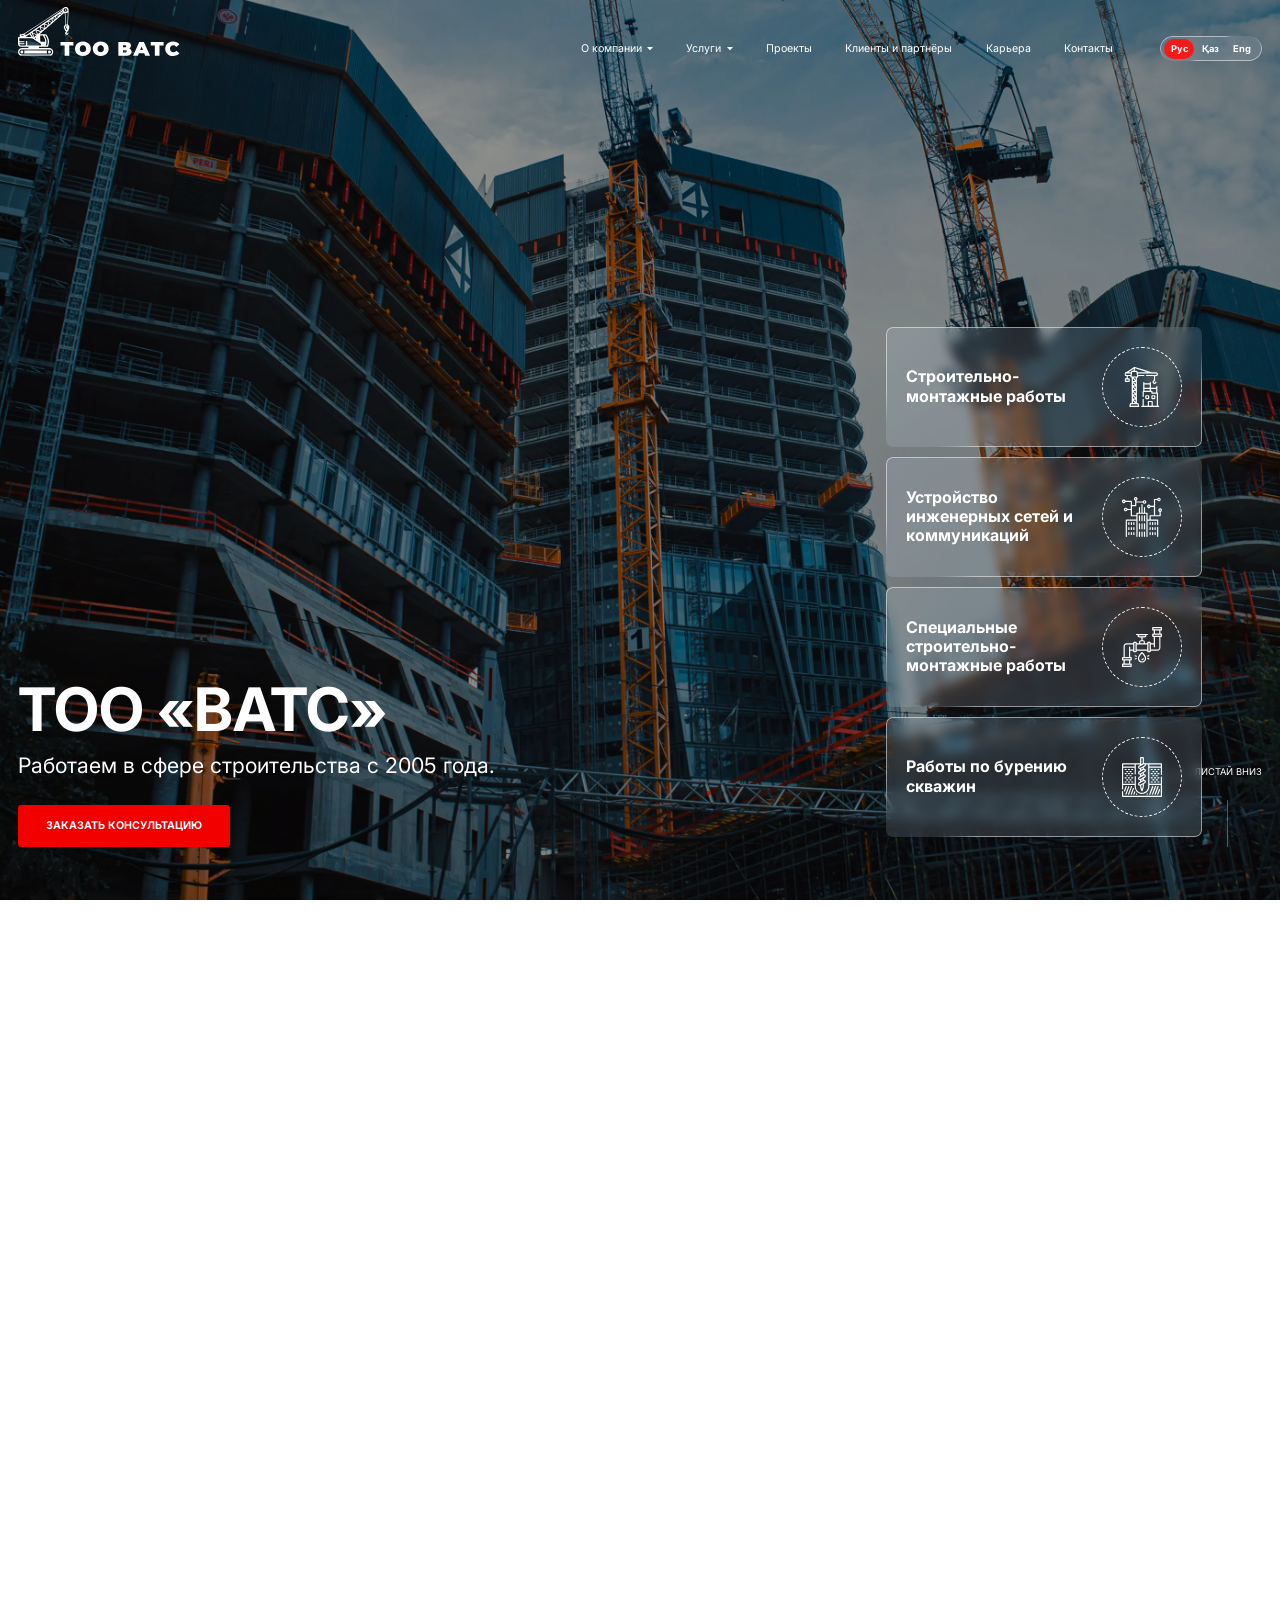
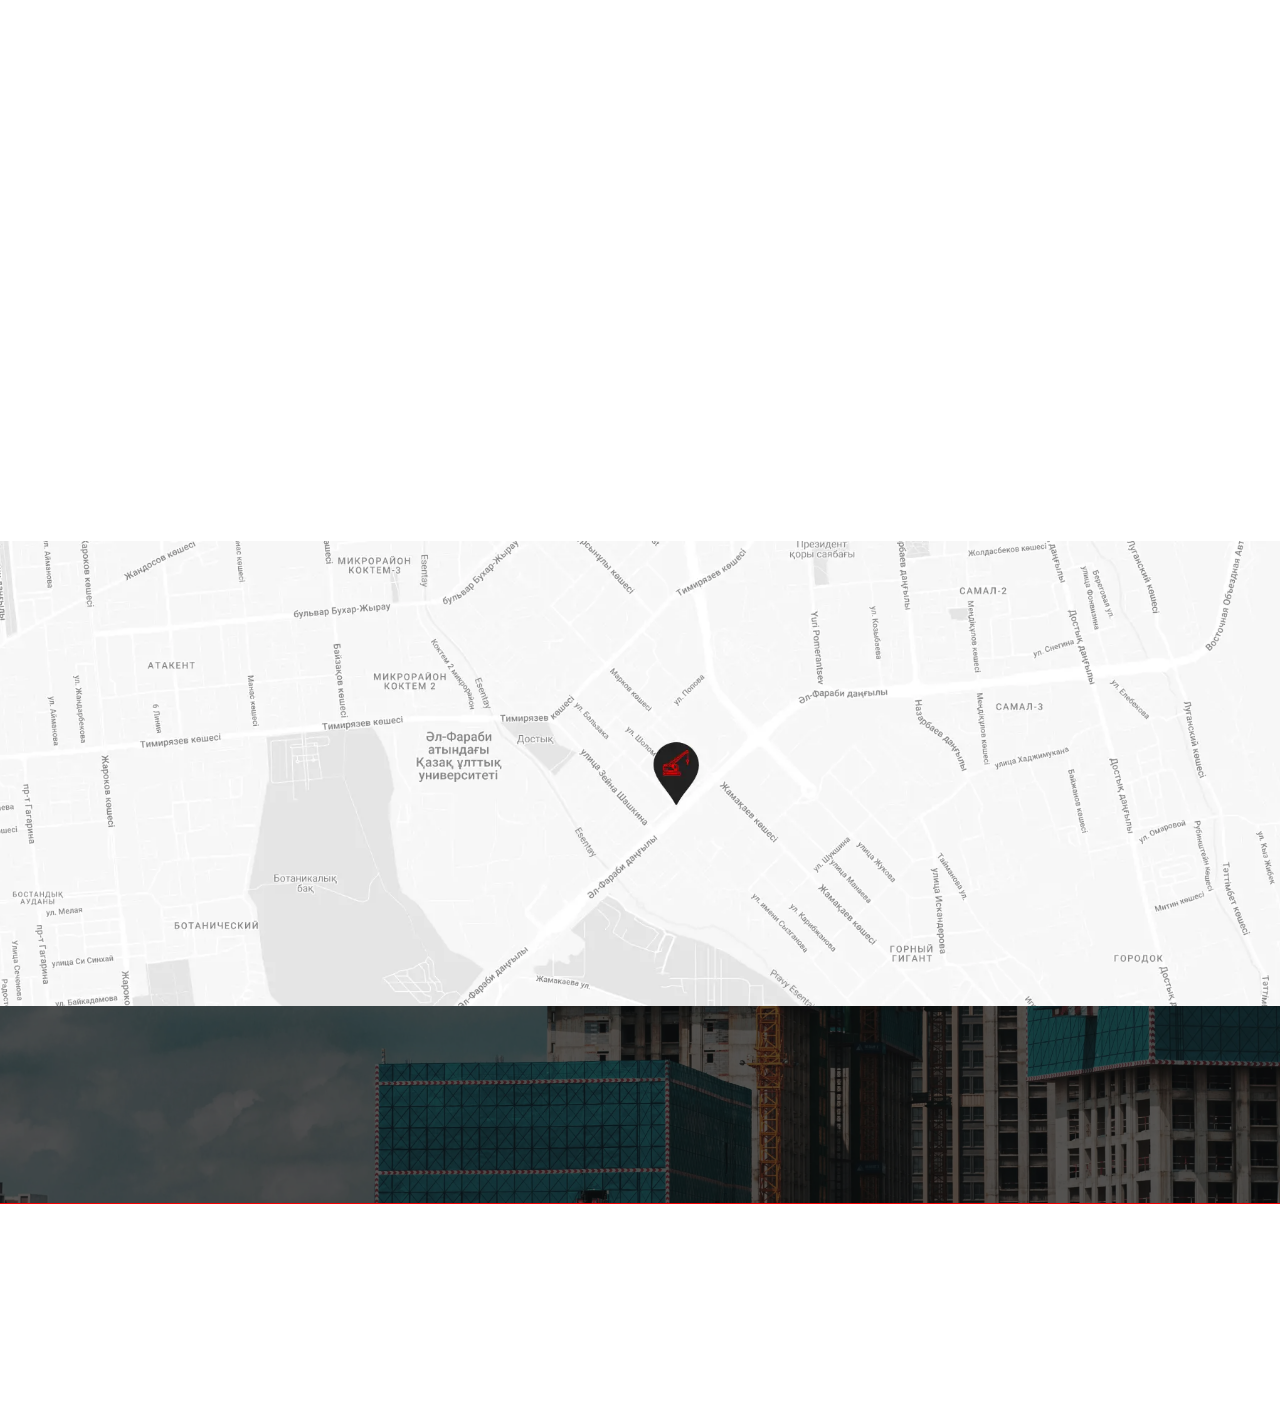
<file: index.html>
<!DOCTYPE html>
<html lang="en">

<head>
    <meta charset="UTF-8">
    <meta http-equiv="X-UA-Compatible" content="IE=edge">
    <meta name="viewport" content="width=device-width, initial-scale=1.0">
    <title>Home</title>

    <link rel="preconnect" href="https://fonts.googleapis.com">
    <link rel="preconnect" href="https://fonts.gstatic.com" crossorigin>
    <link
        href="https://fonts.googleapis.com/css2?family=Inter:ital,opsz,wght@0,14..32,100..900;1,14..32,100..900&display=swap"
        rel="stylesheet">

    <link rel="stylesheet" href="css/swiper.css">
    <link rel="stylesheet" href="css/aos.css">
    <link rel="stylesheet" href="css/fancybox.css">
    <link rel="stylesheet" href="css/style.min.css">
</head>

<body>
    <div class="big-wrapper">
        <header class="header">
            <div class="container">
                <div class="header__inner">
                    <a class="header__logo" href="#" data-aos="fade">
                        <img src="images/logo.svg" alt="logo">
                    </a>
                    <div class="header__wrapper">
                        <nav class="header__menu menu" data-aos="fade">
                            <ul class="menu__list">
                                <li class="menu__item">
                                    <div class="menu__dropdown dropdown">
                                        <div class="dropdown__head">
                                            <span>
                                                О компании
                                            </span>
                                            <svg width="9" height="5" viewBox="0 0 9 5" fill="none"
                                                xmlns="http://www.w3.org/2000/svg">
                                                <path
                                                    d="M4.50009 5L9 0L5.3857 -1.57986e-07L3.61436 -2.35414e-07L0 -3.93402e-07L4.50009 5Z"
                                                    fill="white" />
                                            </svg>
                                        </div>
                                        <ul class="dropdown__list">
                                            <li class="dropdown__item">
                                                <a class="dropdown__link" href="#">
                                                    Клиенты
                                                </a>
                                            </li>
                                            <li class="dropdown__item">
                                                <a class="dropdown__link" href="#">
                                                    Клиенты
                                                </a>
                                            </li>
                                        </ul>
                                    </div>
                                </li>
                                <li class="menu__item">
                                    <div class="menu__dropdown dropdown">
                                        <div class="dropdown__head">
                                            <span>
                                                Услуги
                                            </span>
                                            <svg width="9" height="5" viewBox="0 0 9 5" fill="none"
                                                xmlns="http://www.w3.org/2000/svg">
                                                <path
                                                    d="M4.50009 5L9 0L5.3857 -1.57986e-07L3.61436 -2.35414e-07L0 -3.93402e-07L4.50009 5Z"
                                                    fill="white" />
                                            </svg>
                                        </div>
                                        <ul class="dropdown__list">
                                            <li class="dropdown__item">
                                                <a class="dropdown__link" href="#">
                                                    Клиенты
                                                </a>
                                            </li>
                                            <li class="dropdown__item">
                                                <a class="dropdown__link" href="#">
                                                    Клиенты
                                                </a>
                                            </li>
                                        </ul>
                                    </div>
                                </li>
                                <li class="menu__item">
                                    <a class="menu__link" href="#">
                                        Проекты
                                    </a>
                                </li>
                                <li class="menu__item">
                                    <a class="menu__link" href="#">
                                        Клиенты и партнёры
                                    </a>
                                </li>
                                <li class="menu__item">
                                    <a class="menu__link" href="#">
                                        Карьера
                                    </a>
                                </li>
                                <li class="menu__item">
                                    <a class="menu__link" href="#">
                                        Контакты
                                    </a>
                                </li>
                            </ul>
                        </nav>
                        <div class="header__langs langs" data-aos="fade">
                            <ul class="langs__list">
                                <li class="langs__item">
                                    Рус
                                </li>
                                <li class="langs__item">
                                    <a class="langs__link" href="#">
                                        Қаз
                                    </a>
                                </li>
                                <li class="langs__item">
                                    <a class="langs__link" href="#">
                                        Eng
                                    </a>
                                </li>
                            </ul>
                        </div>
                    </div>
                    <div class="header__burger" data-aos="fade">
                        <span></span>
                        <span></span>
                        <span></span>
                    </div>
                </div>
            </div>
        </header>
        <div class="wrapper">
            <main class="main">
                <section class="main__heading heading">
                    <picture class="heading__img">
                        <img src="images/heading-img.jpg" alt="bg">
                    </picture>
                    <div class="container">
                        <div class="heading__inner">
                            <div class="heading__titling" data-aos="fade-right">
                                <h1 class="heading__titling-title">
                                    ТОО «ВАТС»
                                </h1>
                                <p class="heading__titling-text">
                                    Работаем в сфере строительства с 2005 года.
                                </p>
                                <a class="heading__titling-link btn btn--red" href="#">
                                    ЗАказать консультацию
                                </a>
                            </div>
                            <div class="heading__services services">
                                <div class="services__swiper services-swiper swiper">
                                    <div class="swiper-wrapper">
                                        <div class="services-swiper__slide swiper-slide">
                                            <a class="services-swiper__item services-item" href="#">
                                                <div class="services-item__box" data-aos="fade" data-aos-delay="250">
                                                    <h5 class="services-item__title">
                                                        Строительно-монтажные работы
                                                    </h5>
                                                    <div class="services-item__more">
                                                        <span>
                                                            Подробнее
                                                        </span>
                                                        <svg width="12" height="10" viewBox="0 0 12 10" fill="none"
                                                            xmlns="http://www.w3.org/2000/svg">
                                                            <path
                                                                d="M11.3162 5.02967L7.16314 9.02343C7.04459 9.13743 6.88658 9.20001 6.7181 9.20001C6.54944 9.20001 6.39152 9.13734 6.27297 9.02343L5.89591 8.66075C5.77745 8.54692 5.71219 8.39489 5.71219 8.23279C5.71219 8.07078 5.77745 7.91362 5.89591 7.7998L8.31874 5.46482L0.621277 5.46482C0.274223 5.46482 1.27656e-06 5.20355 1.19467e-06 4.86973L1.06888e-06 4.35699C9.86984e-07 4.02316 0.274222 3.73555 0.621277 3.73555L8.34623 3.73555L5.896 1.38754C5.77754 1.27353 5.71228 1.12564 5.71228 0.963534C5.71228 0.801612 5.77754 0.651557 5.896 0.537645L6.27306 0.176129C6.39162 0.0621269 6.54953 6.72399e-07 6.71819 6.4949e-07C6.88667 6.26607e-07 7.04468 0.0629355 7.16323 0.176938L11.3163 4.17061C11.4351 4.28497 11.5005 4.43763 11.5 4.59991C11.5004 4.76274 11.4351 4.91549 11.3162 5.02967Z"
                                                                fill="white" />
                                                        </svg>
                                                    </div>
                                                </div>
                                                <picture class="services-item__icon" data-aos="zoom-in"
                                                    data-aos-delay="500">
                                                    <img src="images/services-icon-1.svg" alt="icon">
                                                </picture>
                                            </a>
                                        </div>
                                        <div class="services-swiper__slide swiper-slide">
                                            <a class="services-swiper__item services-item" href="#">
                                                <div class="services-item__box" data-aos="fade" data-aos-delay="250">
                                                    <h5 class="services-item__title">
                                                        Устройство инженерных сетей и коммуникаций
                                                    </h5>
                                                    <div class="services-item__more">
                                                        <span>
                                                            Подробнее
                                                        </span>
                                                        <svg width="12" height="10" viewBox="0 0 12 10" fill="none"
                                                            xmlns="http://www.w3.org/2000/svg">
                                                            <path
                                                                d="M11.3162 5.02967L7.16314 9.02343C7.04459 9.13743 6.88658 9.20001 6.7181 9.20001C6.54944 9.20001 6.39152 9.13734 6.27297 9.02343L5.89591 8.66075C5.77745 8.54692 5.71219 8.39489 5.71219 8.23279C5.71219 8.07078 5.77745 7.91362 5.89591 7.7998L8.31874 5.46482L0.621277 5.46482C0.274223 5.46482 1.27656e-06 5.20355 1.19467e-06 4.86973L1.06888e-06 4.35699C9.86984e-07 4.02316 0.274222 3.73555 0.621277 3.73555L8.34623 3.73555L5.896 1.38754C5.77754 1.27353 5.71228 1.12564 5.71228 0.963534C5.71228 0.801612 5.77754 0.651557 5.896 0.537645L6.27306 0.176129C6.39162 0.0621269 6.54953 6.72399e-07 6.71819 6.4949e-07C6.88667 6.26607e-07 7.04468 0.0629355 7.16323 0.176938L11.3163 4.17061C11.4351 4.28497 11.5005 4.43763 11.5 4.59991C11.5004 4.76274 11.4351 4.91549 11.3162 5.02967Z"
                                                                fill="white" />
                                                        </svg>
                                                    </div>
                                                </div>
                                                <picture class="services-item__icon" data-aos="zoom-in"
                                                    data-aos-delay="500">
                                                    <img src="images/services-icon-2.svg" alt="icon">
                                                </picture>
                                            </a>
                                        </div>
                                        <div class="services-swiper__slide swiper-slide">
                                            <a class="services-swiper__item services-item" href="#">
                                                <div class="services-item__box" data-aos="fade" data-aos-delay="250">
                                                    <h5 class="services-item__title">
                                                        Специальные строительно-монтажные работы
                                                    </h5>
                                                    <div class="services-item__more">
                                                        <span>
                                                            Подробнее
                                                        </span>
                                                        <svg width="12" height="10" viewBox="0 0 12 10" fill="none"
                                                            xmlns="http://www.w3.org/2000/svg">
                                                            <path
                                                                d="M11.3162 5.02967L7.16314 9.02343C7.04459 9.13743 6.88658 9.20001 6.7181 9.20001C6.54944 9.20001 6.39152 9.13734 6.27297 9.02343L5.89591 8.66075C5.77745 8.54692 5.71219 8.39489 5.71219 8.23279C5.71219 8.07078 5.77745 7.91362 5.89591 7.7998L8.31874 5.46482L0.621277 5.46482C0.274223 5.46482 1.27656e-06 5.20355 1.19467e-06 4.86973L1.06888e-06 4.35699C9.86984e-07 4.02316 0.274222 3.73555 0.621277 3.73555L8.34623 3.73555L5.896 1.38754C5.77754 1.27353 5.71228 1.12564 5.71228 0.963534C5.71228 0.801612 5.77754 0.651557 5.896 0.537645L6.27306 0.176129C6.39162 0.0621269 6.54953 6.72399e-07 6.71819 6.4949e-07C6.88667 6.26607e-07 7.04468 0.0629355 7.16323 0.176938L11.3163 4.17061C11.4351 4.28497 11.5005 4.43763 11.5 4.59991C11.5004 4.76274 11.4351 4.91549 11.3162 5.02967Z"
                                                                fill="white" />
                                                        </svg>
                                                    </div>
                                                </div>
                                                <picture class="services-item__icon" data-aos="zoom-in"
                                                    data-aos-delay="500">
                                                    <img src="images/services-icon-3.svg" alt="icon">
                                                </picture>
                                            </a>
                                        </div>
                                        <div class="services-swiper__slide swiper-slide">
                                            <a class="services-swiper__item services-item" href="#">
                                                <div class="services-item__box" data-aos="fade" data-aos-delay="250">
                                                    <h5 class="services-item__title">
                                                        Работы по бурению скважин
                                                    </h5>
                                                    <div class="services-item__more">
                                                        <span>
                                                            Подробнее
                                                        </span>
                                                        <svg width="12" height="10" viewBox="0 0 12 10" fill="none"
                                                            xmlns="http://www.w3.org/2000/svg">
                                                            <path
                                                                d="M11.3162 5.02967L7.16314 9.02343C7.04459 9.13743 6.88658 9.20001 6.7181 9.20001C6.54944 9.20001 6.39152 9.13734 6.27297 9.02343L5.89591 8.66075C5.77745 8.54692 5.71219 8.39489 5.71219 8.23279C5.71219 8.07078 5.77745 7.91362 5.89591 7.7998L8.31874 5.46482L0.621277 5.46482C0.274223 5.46482 1.27656e-06 5.20355 1.19467e-06 4.86973L1.06888e-06 4.35699C9.86984e-07 4.02316 0.274222 3.73555 0.621277 3.73555L8.34623 3.73555L5.896 1.38754C5.77754 1.27353 5.71228 1.12564 5.71228 0.963534C5.71228 0.801612 5.77754 0.651557 5.896 0.537645L6.27306 0.176129C6.39162 0.0621269 6.54953 6.72399e-07 6.71819 6.4949e-07C6.88667 6.26607e-07 7.04468 0.0629355 7.16323 0.176938L11.3163 4.17061C11.4351 4.28497 11.5005 4.43763 11.5 4.59991C11.5004 4.76274 11.4351 4.91549 11.3162 5.02967Z"
                                                                fill="white" />
                                                        </svg>
                                                    </div>
                                                </div>
                                                <picture class="services-item__icon" data-aos="zoom-in"
                                                    data-aos-delay="500">
                                                    <img src="images/services-icon-4.svg" alt="icon">
                                                </picture>
                                            </a>
                                        </div>
                                    </div>
                                </div>
                            </div>
                            <div class="heading__down">
                                <span class="heading__down-text" data-aos="fade-up" data-aos-delay="750">
                                    Листай вниз
                                </span>
                                <span class="heading__down-line" data-aos="fade-up" data-aos-delay="750">

                                </span>
                            </div>
                        </div>
                    </div>
                </section>
                <section class="main__about about">
                    <div class="container">
                        <div class="about__titling titling" data-aos="fade-right">
                            <div class="titling__suptext">
                                <span>

                                </span>
                                О компании
                            </div>
                            <h2 class="titling__title">
                                Кто мы?
                            </h2>
                        </div>
                        <div class="about__texts">
                            <p class="about__text" data-aos="fade">
                                ТОО «ВАТС» работает в сфере строительства с 2005 года. На сегодняшний день это динамично
                                развивающаяся компания, за плечами которой участие в более 15 крупных проектах на
                                территории
                                Республики Казахстан.
                            </p>
                            <p class="about__text" data-aos="fade">
                                За годы работы ТОО «ВАТС» зарекомендовало себя как надежный и опытный партнер,
                                безупречно
                                выполняющий договорные обязательства. Мы гордимся своими достижениями и стремимся к
                                дальнейшему развитию.
                            </p>
                        </div>
                        <picture class="about__img" data-aos="fade-up">
                            <img src="images/about-img.jpg" alt="img">
                        </picture>
                        <div class="about__wrp" data-aos="fade-up">
                            <a class="about__link btn btn--red" href="#">
                                Подробнее
                            </a>
                        </div>
                    </div>
                </section>
                <section class="main__solutions solutions">
                    <div class="container">
                        <div class="solutions__titling titling" data-aos="fade-right">
                            <div class="titling__suptext">
                                <span>

                                </span>
                                Что мы можем Вам предложить
                            </div>
                            <h2 class="titling__title">
                                Виды деятельности
                            </h2>
                        </div>
                        <div class="solutions__items">
                            <div class="solutions__item solutions-item" data-aos="zoom-in">
                                <div class="solutions-item__body">
                                    <h5 class="solutions-item__title">
                                        Строительно-монтажные работы
                                    </h5>
                                    <p class="solutions-item__text">
                                        Включая возведение несущих и ограждающих конструкций зданий и сооружений,
                                        устройство
                                        монолитных и монтаж железобетонных конструкций и монтаж металлическихконструкций
                                    </p>
                                    <a class="solutions-item__link" href="#">
                                        <span>
                                            Подробнее
                                        </span>
                                        <svg width="12" height="10" viewBox="0 0 12 10" fill="none"
                                            xmlns="http://www.w3.org/2000/svg">
                                            <path
                                                d="M11.3162 5.03278L7.16314 9.02655C7.04459 9.14055 6.88658 9.20312 6.7181 9.20312C6.54944 9.20312 6.39152 9.14046 6.27297 9.02655L5.89591 8.66386C5.77745 8.55004 5.71219 8.39801 5.71219 8.2359C5.71219 8.07389 5.77745 7.91673 5.89591 7.80291L8.31874 5.46794L0.621277 5.46794C0.274223 5.46794 1.27656e-06 5.20667 1.19467e-06 4.87284L1.06888e-06 4.3601C9.86984e-07 4.02628 0.274222 3.73866 0.621277 3.73866L8.34623 3.73866L5.896 1.39065C5.77754 1.27665 5.71228 1.12875 5.71228 0.966649C5.71228 0.804727 5.77754 0.654672 5.896 0.54076L6.27306 0.179244C6.39162 0.0652419 6.54953 0.00311572 6.71819 0.0031157C6.88667 0.00311567 7.04468 0.0660505 7.16323 0.180053L11.3163 4.17372C11.4351 4.28809 11.5005 4.44075 11.5 4.60303C11.5004 4.76585 11.4351 4.9186 11.3162 5.03278Z"
                                                fill="#F20000" />
                                        </svg>
                                    </a>
                                </div>
                                <div class="solutions-item__view">
                                    <picture class="solutions-item__icon">
                                        <img src="images/solutions-icon-1.svg" alt="img">
                                    </picture>
                                </div>
                            </div>
                            <div class="solutions__item solutions-item" data-aos="zoom-in">
                                <div class="solutions-item__body">
                                    <h5 class="solutions-item__title">
                                        Устройство инженерных сетей и коммуникаций
                                    </h5>
                                    <p class="solutions-item__text">
                                        включая капитальный ремонт и реконструкцию сетей электроснабжения,
                                        теплоснабжения,
                                        газоснабжения и водоснабжения, кондиционирования ивентиляции
                                    </p>
                                    <a class="solutions-item__link" href="#">
                                        <span>
                                            Подробнее
                                        </span>
                                        <svg width="12" height="10" viewBox="0 0 12 10" fill="none"
                                            xmlns="http://www.w3.org/2000/svg">
                                            <path
                                                d="M11.3162 5.03278L7.16314 9.02655C7.04459 9.14055 6.88658 9.20312 6.7181 9.20312C6.54944 9.20312 6.39152 9.14046 6.27297 9.02655L5.89591 8.66386C5.77745 8.55004 5.71219 8.39801 5.71219 8.2359C5.71219 8.07389 5.77745 7.91673 5.89591 7.80291L8.31874 5.46794L0.621277 5.46794C0.274223 5.46794 1.27656e-06 5.20667 1.19467e-06 4.87284L1.06888e-06 4.3601C9.86984e-07 4.02628 0.274222 3.73866 0.621277 3.73866L8.34623 3.73866L5.896 1.39065C5.77754 1.27665 5.71228 1.12875 5.71228 0.966649C5.71228 0.804727 5.77754 0.654672 5.896 0.54076L6.27306 0.179244C6.39162 0.0652419 6.54953 0.00311572 6.71819 0.0031157C6.88667 0.00311567 7.04468 0.0660505 7.16323 0.180053L11.3163 4.17372C11.4351 4.28809 11.5005 4.44075 11.5 4.60303C11.5004 4.76585 11.4351 4.9186 11.3162 5.03278Z"
                                                fill="#F20000" />
                                        </svg>
                                    </a>
                                </div>
                                <div class="solutions-item__view">
                                    <picture class="solutions-item__icon">
                                        <img src="images/solutions-icon-2.svg" alt="img">
                                    </picture>
                                </div>
                            </div>
                            <div class="solutions__item solutions-item" data-aos="zoom-in">
                                <div class="solutions-item__body">
                                    <h5 class="solutions-item__title">
                                        Специальные строительно-монтажные работы
                                    </h5>
                                    <p class="solutions-item__text">
                                        Включающие строительство и реконструкцию стальных резервуаров, магистральных
                                        нефтепроводов, магистральных линий электропередач
                                    </p>
                                    <a class="solutions-item__link" href="#">
                                        <span>
                                            Подробнее
                                        </span>
                                        <svg width="12" height="10" viewBox="0 0 12 10" fill="none"
                                            xmlns="http://www.w3.org/2000/svg">
                                            <path
                                                d="M11.3162 5.03278L7.16314 9.02655C7.04459 9.14055 6.88658 9.20312 6.7181 9.20312C6.54944 9.20312 6.39152 9.14046 6.27297 9.02655L5.89591 8.66386C5.77745 8.55004 5.71219 8.39801 5.71219 8.2359C5.71219 8.07389 5.77745 7.91673 5.89591 7.80291L8.31874 5.46794L0.621277 5.46794C0.274223 5.46794 1.27656e-06 5.20667 1.19467e-06 4.87284L1.06888e-06 4.3601C9.86984e-07 4.02628 0.274222 3.73866 0.621277 3.73866L8.34623 3.73866L5.896 1.39065C5.77754 1.27665 5.71228 1.12875 5.71228 0.966649C5.71228 0.804727 5.77754 0.654672 5.896 0.54076L6.27306 0.179244C6.39162 0.0652419 6.54953 0.00311572 6.71819 0.0031157C6.88667 0.00311567 7.04468 0.0660505 7.16323 0.180053L11.3163 4.17372C11.4351 4.28809 11.5005 4.44075 11.5 4.60303C11.5004 4.76585 11.4351 4.9186 11.3162 5.03278Z"
                                                fill="#F20000" />
                                        </svg>
                                    </a>
                                </div>
                                <div class="solutions-item__view">
                                    <picture class="solutions-item__icon">
                                        <img src="images/solutions-icon-3.svg" alt="img">
                                    </picture>
                                </div>
                            </div>
                            <div class="solutions__item solutions-item" data-aos="zoom-in">
                                <div class="solutions-item__body">
                                    <h5 class="solutions-item__title">
                                        Работы по бурению скважин
                                    </h5>
                                    <p class="solutions-item__text">
                                        С обсадкой и последующим монтажом глубинных анодных заземлителей
                                    </p>
                                    <a class="solutions-item__link" href="#">
                                        <span>
                                            Подробнее
                                        </span>
                                        <svg width="12" height="10" viewBox="0 0 12 10" fill="none"
                                            xmlns="http://www.w3.org/2000/svg">
                                            <path
                                                d="M11.3162 5.03278L7.16314 9.02655C7.04459 9.14055 6.88658 9.20312 6.7181 9.20312C6.54944 9.20312 6.39152 9.14046 6.27297 9.02655L5.89591 8.66386C5.77745 8.55004 5.71219 8.39801 5.71219 8.2359C5.71219 8.07389 5.77745 7.91673 5.89591 7.80291L8.31874 5.46794L0.621277 5.46794C0.274223 5.46794 1.27656e-06 5.20667 1.19467e-06 4.87284L1.06888e-06 4.3601C9.86984e-07 4.02628 0.274222 3.73866 0.621277 3.73866L8.34623 3.73866L5.896 1.39065C5.77754 1.27665 5.71228 1.12875 5.71228 0.966649C5.71228 0.804727 5.77754 0.654672 5.896 0.54076L6.27306 0.179244C6.39162 0.0652419 6.54953 0.00311572 6.71819 0.0031157C6.88667 0.00311567 7.04468 0.0660505 7.16323 0.180053L11.3163 4.17372C11.4351 4.28809 11.5005 4.44075 11.5 4.60303C11.5004 4.76585 11.4351 4.9186 11.3162 5.03278Z"
                                                fill="#F20000" />
                                        </svg>
                                    </a>
                                </div>
                                <div class="solutions-item__view">
                                    <picture class="solutions-item__icon">
                                        <img src="images/solutions-icon-4.svg" alt="img">
                                    </picture>
                                </div>
                            </div>
                        </div>
                    </div>
                </section>
                <section class="main__resources resources">
                    <div class="container">
                        <div class="resources__head">
                            <div class="resources__titling titling" data-aos="fade-right">
                                <div class="titling__suptext">
                                    <span>

                                    </span>
                                    Документы и сертификаты
                                </div>
                                <h2 class="titling__title">
                                    Лицензии, ресурсы
                                </h2>
                            </div>
                            <div class="resources__box" data-aos="fade-up">
                                <p class="resources__text">
                                    Имеются все необходимые разрешения для выполнения работ и оказания услуг:
                                </p>
                                <ul class="resources__list">
                                    <li class="resources__list-item">
                                        Государственная лицензия на занятие строительно-монтажными работами I категории;
                                    </li>
                                    <li class="resources__list-item">
                                        Сертификат соответствия Системы менеджмента качества СТ РК ISO 9001:2016;
                                    </li>
                                    <li class="resources__list-item">
                                        Сертификат соответствия Системы менеджмента безопасности труда и охраны здоровья
                                        СТ
                                        РК
                                        ISO 45001-2019;

                                    </li>
                                    <li class="resources__list-item">
                                        Сертификат соответствия Системы экологического менеджмента СТ РК ISO 14001-2016
                                    </li>
                                </ul>
                            </div>
                        </div>
                        <div class="resources__swiper resources-swiper swiper" data-aos="fade-up">
                            <div class="swiper-wrapper">
                                <div class="resources-swiper__slide swiper-slide">
                                    <a class="resources-swiper__view" href="images/resources-img-1.jpg"
                                        data-fancybox="resources">
                                        <picture class="resources-swiper__img">
                                            <img src="images/resources-img-1.jpg" alt="img">
                                        </picture>
                                    </a>
                                </div>
                                <div class="resources-swiper__slide swiper-slide">
                                    <a class="resources-swiper__view" href="images/resources-img-2.jpg"
                                        data-fancybox="resources">
                                        <picture class="resources-swiper__img">
                                            <img src="images/resources-img-2.jpg" alt="img">
                                        </picture>
                                    </a>
                                </div>
                                <div class="resources-swiper__slide swiper-slide">
                                    <a class="resources-swiper__view" href="images/resources-img-3.jpg"
                                        data-fancybox="resources">
                                        <picture class="resources-swiper__img">
                                            <img src="images/resources-img-3.jpg" alt="img">
                                        </picture>
                                    </a>
                                </div>
                                <div class="resources-swiper__slide swiper-slide">
                                    <a class="resources-swiper__view" href="images/resources-img-4.jpg"
                                        data-fancybox="resources">
                                        <picture class="resources-swiper__img">
                                            <img src="images/resources-img-4.jpg" alt="img">
                                        </picture>
                                    </a>
                                </div>
                                <div class="resources-swiper__slide swiper-slide">
                                    <a class="resources-swiper__view" href="images/resources-img-5.jpg"
                                        data-fancybox="resources">
                                        <picture class="resources-swiper__img">
                                            <img src="images/resources-img-5.jpg" alt="img">
                                        </picture>
                                    </a>
                                </div>
                                <div class="resources-swiper__slide swiper-slide">
                                    <a class="resources-swiper__view" href="images/resources-img-4.jpg"
                                        data-fancybox="resources">
                                        <picture class="resources-swiper__img">
                                            <img src="images/resources-img-4.jpg" alt="img">
                                        </picture>
                                    </a>
                                </div>
                                <div class="resources-swiper__slide swiper-slide">
                                    <a class="resources-swiper__view" href="images/resources-img-5.jpg"
                                        data-fancybox="resources">
                                        <picture class="resources-swiper__img">
                                            <img src="images/resources-img-5.jpg" alt="img">
                                        </picture>
                                    </a>
                                </div>
                            </div>
                            <div class="resources-swiper__navigation navigation">
                                <div class="navigation__arrow arrow arrow--prev arrow--resources-prev">
                                    <svg width="24" height="24" viewBox="0 0 24 24" fill="none"
                                        xmlns="http://www.w3.org/2000/svg">
                                        <g clip-path="url(#clip0_5744_116318)">
                                            <g clip-path="url(#clip1_5744_116318)">
                                                <path
                                                    d="M3.83901 10.8889C3.92487 10.8889 4.01482 10.8889 4.10067 10.8889C10.299 10.893 16.5014 10.897 22.6997 10.9011C22.8796 10.9011 23.0717 10.9093 23.2434 10.9584C23.7259 11.0974 24.0407 11.5839 23.9957 12.0705C23.9467 12.5815 23.5623 12.9945 23.0594 13.0599C22.9163 13.0763 22.7732 13.0763 22.6301 13.0763C16.4523 13.0722 10.2704 13.0681 4.0925 13.064C3.99437 13.064 3.89625 13.064 3.79812 13.064C3.79403 13.0803 3.78586 13.1008 3.78177 13.1171C3.83492 13.1744 3.88807 13.2316 3.94122 13.2889C5.06967 14.4173 6.19812 15.5417 7.32248 16.6742C7.86218 17.218 7.75996 17.9907 7.11396 18.3955C6.67649 18.6694 6.18585 18.6122 5.79335 18.2197C4.95519 17.3897 4.12521 16.5556 3.29114 15.7216C2.33032 14.7648 1.37359 13.8081 0.412772 12.8473C-0.147365 12.2872 -0.143275 11.6739 0.420949 11.1137C2.18722 9.35565 3.9494 7.59755 5.71158 5.83128C6.06729 5.47558 6.47206 5.33248 6.95451 5.52055C7.69046 5.81084 7.88262 6.71033 7.32657 7.28682C6.66831 7.96962 5.99369 8.63197 5.32316 9.30249C4.86115 9.7645 4.39914 10.2265 3.93713 10.6926C3.89216 10.7376 3.85127 10.7867 3.8063 10.8357C3.82265 10.8521 3.83083 10.8725 3.83901 10.8889Z"
                                                    fill="#F20000" />
                                            </g>
                                        </g>
                                        <defs>
                                            <clipPath id="clip0_5744_116318">
                                                <rect width="24" height="24" fill="white"
                                                    transform="translate(24 1.04908e-06) rotate(90)" />
                                            </clipPath>
                                            <clipPath id="clip1_5744_116318">
                                                <rect width="13.1285" height="24" fill="white"
                                                    transform="translate(24 5.4375) rotate(90)" />
                                            </clipPath>
                                        </defs>
                                    </svg>
                                </div>
                                <div class="navigation__pagination pagination pagination--resources"></div>
                                <div class="navigation__arrow arrow arrow--next arrow--resources-next">
                                    <svg width="24" height="24" viewBox="0 0 24 24" fill="none"
                                        xmlns="http://www.w3.org/2000/svg">
                                        <g clip-path="url(#clip0_5744_116365)">
                                            <g clip-path="url(#clip1_5744_116365)">
                                                <path
                                                    d="M20.161 10.8889C20.0751 10.8889 19.9852 10.8889 19.8993 10.8889C13.701 10.893 7.49864 10.897 1.30035 10.9011C1.12045 10.9011 0.928285 10.9093 0.756565 10.9584C0.274111 11.0974 -0.0407097 11.5839 0.00426478 12.0705C0.0533278 12.5815 0.437655 12.9945 0.940551 13.0599C1.08365 13.0763 1.22675 13.0763 1.36985 13.0763C7.54771 13.0722 13.7296 13.0681 19.9075 13.064C20.0056 13.064 20.1038 13.064 20.2019 13.064C20.206 13.0803 20.2141 13.1008 20.2182 13.1171C20.1651 13.1744 20.1119 13.2316 20.0588 13.2889C18.9303 14.4173 17.8019 15.5417 16.6775 16.6742C16.1378 17.218 16.24 17.9907 16.886 18.3955C17.3235 18.6694 17.8141 18.6122 18.2067 18.2197C19.0448 17.3897 19.8748 16.5556 20.7089 15.7216C21.6697 14.7648 22.6264 13.8081 23.5872 12.8473C24.1474 12.2872 24.1433 11.6739 23.5791 11.1137C21.8128 9.35565 20.0506 7.59755 18.2884 5.83128C17.9327 5.47558 17.5279 5.33248 17.0455 5.52055C16.3095 5.81084 16.1174 6.71033 16.6734 7.28682C17.3317 7.96962 18.0063 8.63197 18.6768 9.30249C19.1388 9.7645 19.6009 10.2265 20.0629 10.6926C20.1078 10.7376 20.1487 10.7867 20.1937 10.8357C20.1773 10.8521 20.1692 10.8725 20.161 10.8889Z"
                                                    fill="#F20000" />
                                            </g>
                                        </g>
                                        <defs>
                                            <clipPath id="clip0_5744_116365">
                                                <rect width="24" height="24" fill="white"
                                                    transform="matrix(4.37114e-08 1 1 -4.37114e-08 0 1.04908e-06)" />
                                            </clipPath>
                                            <clipPath id="clip1_5744_116365">
                                                <rect width="13.1285" height="24" fill="white"
                                                    transform="matrix(4.37114e-08 1 1 -4.37114e-08 0 5.4375)" />
                                            </clipPath>
                                        </defs>
                                    </svg>
                                </div>
                            </div>
                        </div>
                    </div>
                </section>
                <section class="main__overview overview">
                    <div class="container">
                        <div class="overview__inner">
                            <picture class="overview__img" data-aos="fade-up">
                                <img src="images/overview-img-1.jpg" alt="img">
                            </picture>
                            <div class="overview__body">
                                <div class="overview__titling titling" data-aos="fade-right">
                                    <div class="titling__suptext">
                                        <span>

                                        </span>
                                        Персонал
                                    </div>
                                    <h2 class="titling__title">
                                        Наши сотрудники
                                    </h2>
                                </div>
                                <div class="overview__texts" data-aos="fade-right">
                                    <p class="overview__text">
                                        Штат компании состоит из высококвалифицированного персонала, аттестованного по
                                        всем
                                        видам работ в сфере градостроительной деятельности ,в области безопасности и
                                        охраны
                                        труда, безопасных методов выполнения работ;
                                    </p>
                                    <p class="overview__text">
                                        Компания имеет обширное материально-техническое оснащение: современную
                                        производственную базу, сертифицированное оборудование, средства измерения и
                                        контроля, профессиональные инструменты, машины и механизмы.
                                    </p>
                                </div>
                            </div>
                        </div>
                    </div>
                </section>
                <section class="main__clients clients">
                    <div class="container">
                        <div class="clients__titling titling" data-aos="fade-right">
                            <div class="titling__suptext">
                                <span>

                                </span>
                                с кем мы работаем
                            </div>
                            <h2 class="titling__title">
                                Наши клиенты
                            </h2>
                        </div>
                        <div class="clients__swiper clients-swiper swiper" data-aos="fade-up">
                            <div class="swiper-wrapper">
                                <div class="clients-swiper__slide swiper-slide">
                                    <div class="clients-swiper__item clients-item">
                                        <picture class="clients-item__img">
                                            <img src="images/clients-img-1.png" alt="img">
                                        </picture>
                                    </div>
                                </div>
                                <div class="clients-swiper__slide swiper-slide">
                                    <div class="clients-swiper__item clients-item">
                                        <picture class="clients-item__img">
                                            <img src="images/clients-img-2.png" alt="img">
                                        </picture>
                                    </div>
                                </div>
                                <div class="clients-swiper__slide swiper-slide">
                                    <div class="clients-swiper__item clients-item">
                                        <picture class="clients-item__img">
                                            <img src="images/clients-img-3.png" alt="img">
                                        </picture>
                                    </div>
                                </div>
                                <div class="clients-swiper__slide swiper-slide">
                                    <div class="clients-swiper__item clients-item">
                                        <picture class="clients-item__img">
                                            <img src="images/clients-img-4.png" alt="img">
                                        </picture>
                                    </div>
                                </div>
                                <div class="clients-swiper__slide swiper-slide">
                                    <div class="clients-swiper__item clients-item">
                                        <picture class="clients-item__img">
                                            <img src="images/clients-img-5.png" alt="img">
                                        </picture>
                                    </div>
                                </div>
                                <div class="clients-swiper__slide swiper-slide">
                                    <div class="clients-swiper__item clients-item">
                                        <picture class="clients-item__img">
                                            <img src="images/clients-img-6.png" alt="img">
                                        </picture>
                                    </div>
                                </div>
                                <div class="clients-swiper__slide swiper-slide">
                                    <div class="clients-swiper__item clients-item">
                                        <picture class="clients-item__img">
                                            <img src="images/clients-img-7.png" alt="img">
                                        </picture>
                                    </div>
                                </div>
                                <div class="clients-swiper__slide swiper-slide">
                                    <div class="clients-swiper__item clients-item">
                                        <picture class="clients-item__img">
                                            <img src="images/clients-img-6.png" alt="img">
                                        </picture>
                                    </div>
                                </div>
                                <div class="clients-swiper__slide swiper-slide">
                                    <div class="clients-swiper__item clients-item">
                                        <picture class="clients-item__img">
                                            <img src="images/clients-img-7.png" alt="img">
                                        </picture>
                                    </div>
                                </div>
                            </div>
                            <div class="clients-swiper__navigation navigation">
                                <div class="navigation__arrow arrow arrow--prev arrow--clients-prev">
                                    <svg width="24" height="24" viewBox="0 0 24 24" fill="none"
                                        xmlns="http://www.w3.org/2000/svg">
                                        <g clip-path="url(#clip0_5744_116318)">
                                            <g clip-path="url(#clip1_5744_116318)">
                                                <path
                                                    d="M3.83901 10.8889C3.92487 10.8889 4.01482 10.8889 4.10067 10.8889C10.299 10.893 16.5014 10.897 22.6997 10.9011C22.8796 10.9011 23.0717 10.9093 23.2434 10.9584C23.7259 11.0974 24.0407 11.5839 23.9957 12.0705C23.9467 12.5815 23.5623 12.9945 23.0594 13.0599C22.9163 13.0763 22.7732 13.0763 22.6301 13.0763C16.4523 13.0722 10.2704 13.0681 4.0925 13.064C3.99437 13.064 3.89625 13.064 3.79812 13.064C3.79403 13.0803 3.78586 13.1008 3.78177 13.1171C3.83492 13.1744 3.88807 13.2316 3.94122 13.2889C5.06967 14.4173 6.19812 15.5417 7.32248 16.6742C7.86218 17.218 7.75996 17.9907 7.11396 18.3955C6.67649 18.6694 6.18585 18.6122 5.79335 18.2197C4.95519 17.3897 4.12521 16.5556 3.29114 15.7216C2.33032 14.7648 1.37359 13.8081 0.412772 12.8473C-0.147365 12.2872 -0.143275 11.6739 0.420949 11.1137C2.18722 9.35565 3.9494 7.59755 5.71158 5.83128C6.06729 5.47558 6.47206 5.33248 6.95451 5.52055C7.69046 5.81084 7.88262 6.71033 7.32657 7.28682C6.66831 7.96962 5.99369 8.63197 5.32316 9.30249C4.86115 9.7645 4.39914 10.2265 3.93713 10.6926C3.89216 10.7376 3.85127 10.7867 3.8063 10.8357C3.82265 10.8521 3.83083 10.8725 3.83901 10.8889Z"
                                                    fill="#F20000" />
                                            </g>
                                        </g>
                                        <defs>
                                            <clipPath id="clip0_5744_116318">
                                                <rect width="24" height="24" fill="white"
                                                    transform="translate(24 1.04908e-06) rotate(90)" />
                                            </clipPath>
                                            <clipPath id="clip1_5744_116318">
                                                <rect width="13.1285" height="24" fill="white"
                                                    transform="translate(24 5.4375) rotate(90)" />
                                            </clipPath>
                                        </defs>
                                    </svg>
                                </div>
                                <div class="navigation__pagination pagination pagination--clients"></div>
                                <div class="navigation__arrow arrow arrow--next arrow--clients-next">
                                    <svg width="24" height="24" viewBox="0 0 24 24" fill="none"
                                        xmlns="http://www.w3.org/2000/svg">
                                        <g clip-path="url(#clip0_5744_116365)">
                                            <g clip-path="url(#clip1_5744_116365)">
                                                <path
                                                    d="M20.161 10.8889C20.0751 10.8889 19.9852 10.8889 19.8993 10.8889C13.701 10.893 7.49864 10.897 1.30035 10.9011C1.12045 10.9011 0.928285 10.9093 0.756565 10.9584C0.274111 11.0974 -0.0407097 11.5839 0.00426478 12.0705C0.0533278 12.5815 0.437655 12.9945 0.940551 13.0599C1.08365 13.0763 1.22675 13.0763 1.36985 13.0763C7.54771 13.0722 13.7296 13.0681 19.9075 13.064C20.0056 13.064 20.1038 13.064 20.2019 13.064C20.206 13.0803 20.2141 13.1008 20.2182 13.1171C20.1651 13.1744 20.1119 13.2316 20.0588 13.2889C18.9303 14.4173 17.8019 15.5417 16.6775 16.6742C16.1378 17.218 16.24 17.9907 16.886 18.3955C17.3235 18.6694 17.8141 18.6122 18.2067 18.2197C19.0448 17.3897 19.8748 16.5556 20.7089 15.7216C21.6697 14.7648 22.6264 13.8081 23.5872 12.8473C24.1474 12.2872 24.1433 11.6739 23.5791 11.1137C21.8128 9.35565 20.0506 7.59755 18.2884 5.83128C17.9327 5.47558 17.5279 5.33248 17.0455 5.52055C16.3095 5.81084 16.1174 6.71033 16.6734 7.28682C17.3317 7.96962 18.0063 8.63197 18.6768 9.30249C19.1388 9.7645 19.6009 10.2265 20.0629 10.6926C20.1078 10.7376 20.1487 10.7867 20.1937 10.8357C20.1773 10.8521 20.1692 10.8725 20.161 10.8889Z"
                                                    fill="#F20000" />
                                            </g>
                                        </g>
                                        <defs>
                                            <clipPath id="clip0_5744_116365">
                                                <rect width="24" height="24" fill="white"
                                                    transform="matrix(4.37114e-08 1 1 -4.37114e-08 0 1.04908e-06)" />
                                            </clipPath>
                                            <clipPath id="clip1_5744_116365">
                                                <rect width="13.1285" height="24" fill="white"
                                                    transform="matrix(4.37114e-08 1 1 -4.37114e-08 0 5.4375)" />
                                            </clipPath>
                                        </defs>
                                    </svg>
                                </div>
                            </div>
                        </div>
                    </div>
                </section>
                <section class="main__contacts contacts">
                    <div class="container">
                        <div class="contacts__inner">
                            <div class="contacts__body" data-aos="fade-right">
                                <h2 class="contacts__title">
                                    Свяжитесь с нами
                                </h2>
                                <div class="contacts__connections connections">
                                    <ul class="connections__list">
                                        <li class="connections__list-item">
                                            <div class="connections__icon">
                                                <svg width="22" height="22" viewBox="0 0 22 22" fill="none"
                                                    xmlns="http://www.w3.org/2000/svg">
                                                    <g clip-path="url(#clip0_5744_152545)">
                                                        <g clip-path="url(#clip1_5744_152545)">
                                                            <path
                                                                d="M16.4325 21.9983C15.316 21.8934 14.3148 21.6104 13.3346 21.2277C10.8866 20.2684 8.76369 18.8007 6.82421 17.05C4.82182 15.2468 3.12347 13.1972 1.80252 10.8436C0.927137 9.28155 0.256181 7.64086 0.0150567 5.84291C-0.026878 5.51791 0.0150567 5.22961 0.188037 4.96752C0.644077 4.2756 1.08963 3.57319 1.59285 2.91796C2.32147 1.96919 3.12871 1.08856 4.07748 0.344217C4.91618 -0.316255 5.71294 0.0768829 6.12704 0.658727C7.11251 2.02685 8.04031 3.43166 8.76369 4.96228C8.86852 5.18243 8.94715 5.41308 9.03102 5.64372C9.24594 6.22556 9.10965 6.72878 8.66409 7.14812C8.26571 7.52554 7.85161 7.88722 7.42702 8.23843C7.2488 8.3852 7.22259 8.50576 7.30645 8.72068C8.42297 11.5827 10.4096 13.5641 13.2717 14.6806C13.4866 14.7645 13.6071 14.7383 13.7539 14.5601C14.0999 14.1355 14.4668 13.7214 14.8442 13.323C15.2583 12.8775 15.772 12.7254 16.3434 12.9666C16.9462 13.2234 17.5543 13.4698 18.1151 13.8053C19.1635 14.429 20.1804 15.1105 21.2078 15.7709C21.3231 15.8443 21.4385 15.9334 21.5276 16.0383C22.0518 16.6359 22.188 17.2072 21.6743 17.8467C21.3179 18.2975 20.9405 18.7378 20.5264 19.1362C19.5566 20.0745 18.503 20.908 17.3551 21.6156C17.0563 21.7938 16.7522 21.9983 16.4325 21.9983ZM20.5264 17.1024C20.3796 16.9871 20.3115 16.9242 20.2328 16.8665C18.9381 15.9334 17.5752 15.1262 16.139 14.4395C15.9398 14.3452 15.8297 14.3714 15.6986 14.5286C15.3474 14.9532 14.9648 15.3516 14.6293 15.7814C14.1942 16.3371 13.691 16.3842 13.0515 16.1588C11.0072 15.4407 9.28263 14.2718 7.89878 12.6101C6.89759 11.4097 6.14801 10.0678 5.72866 8.55294C5.62907 8.19125 5.671 7.88198 5.9593 7.61989C6.45728 7.17433 6.95525 6.71829 7.46371 6.27798C7.61572 6.14693 7.65242 6.03685 7.55806 5.83766C6.85566 4.4014 6.04841 3.03852 5.11537 1.74903C5.05771 1.6704 4.98432 1.59702 4.92142 1.52887C4.869 1.56557 4.84803 1.57605 4.82706 1.59177C3.56378 2.73974 2.463 4.03447 1.54043 5.47598C1.49326 5.55461 1.47753 5.67517 1.49326 5.76952C1.73962 7.47312 2.41058 9.0247 3.29121 10.4872C5.34076 13.8944 8.07701 16.6359 11.4842 18.6854C12.9467 19.566 14.493 20.2422 16.1966 20.4886C16.3119 20.5043 16.4639 20.4781 16.5583 20.41C17.1716 19.9749 17.8006 19.5608 18.372 19.0786C19.1006 18.46 19.7873 17.7838 20.5264 17.1024Z"
                                                                fill="#F20000" />
                                                            <path
                                                                d="M21.26 10.2482C20.7725 10.2482 20.306 10.2482 19.8133 10.2482C19.7609 8.03615 18.9956 6.11764 17.4282 4.55033C15.8662 2.98826 13.9529 2.22295 11.7461 2.17577C11.7461 1.68828 11.7461 1.22176 11.7461 0.749993C16.3537 0.540319 21.2862 4.57654 21.26 10.2482Z"
                                                                fill="#F20000" />
                                                            <path
                                                                d="M11.7402 5.83743C11.7402 5.34994 11.7402 4.88342 11.7402 4.41165C14.7124 4.27012 17.653 6.92774 17.5796 10.2353C17.1026 10.2353 16.6309 10.2353 16.1539 10.2353C16.0752 7.71401 14.1305 5.90033 11.7402 5.83743Z"
                                                                fill="#F20000" />
                                                        </g>
                                                    </g>
                                                    <defs>
                                                        <clipPath id="clip0_5744_152545">
                                                            <rect width="22" height="22" fill="white" />
                                                        </clipPath>
                                                        <clipPath id="clip1_5744_152545">
                                                            <rect width="22" height="22" fill="white" />
                                                        </clipPath>
                                                    </defs>
                                                </svg>
                                            </div>
                                            <div class="connections__box">
                                                <div class="connections__suptext">
                                                    Ресепшн
                                                </div>
                                                <a class="connections__link" href="tel:+77711210582">
                                                    +7 771 121 05 82
                                                </a>
                                            </div>
                                        </li>
                                        <li class="connections__list-item">
                                            <div class="connections__icon">
                                                <svg width="22" height="22" viewBox="0 0 22 22" fill="none"
                                                    xmlns="http://www.w3.org/2000/svg">
                                                    <g clip-path="url(#clip0_5744_152591)">
                                                        <path
                                                            d="M3.57511 11.0021C3.57511 8.29171 3.57031 5.58129 3.57511 2.87086C3.57991 1.4365 4.51057 0.309153 5.91615 0.0405098C6.10324 0.0069293 6.29992 0.00213209 6.48702 0.00213209C9.49487 0.00213209 12.4979 -0.00266512 15.5058 0.00213209C17.2088 0.00213209 18.4225 1.21583 18.4225 2.91883C18.4225 8.3061 18.4225 13.6934 18.4225 19.0806C18.4225 20.7836 17.2088 21.9973 15.5058 21.9973C12.4979 22.0021 9.49487 22.0021 6.48702 21.9973C4.7888 21.9973 3.57511 20.7788 3.57031 19.0806C3.57511 16.3894 3.57511 13.6934 3.57511 11.0021ZM5.11501 10.9829C5.11501 13.679 5.11501 16.3702 5.11501 19.0662C5.11501 19.9489 5.63791 20.467 6.5158 20.467C9.50446 20.467 12.4931 20.467 15.4866 20.467C15.6305 20.467 15.7792 20.4622 15.9135 20.4286C16.5372 20.2751 16.8874 19.7714 16.8874 19.0423C16.8874 14.8447 16.8874 10.6471 16.8874 6.45438C16.8874 5.26467 16.8922 4.07017 16.8874 2.88046C16.8826 2.21844 16.4988 1.69075 15.8943 1.58521C15.5202 1.52285 15.1316 1.56123 14.7478 1.55643C14.6327 1.7723 14.5127 1.98818 14.3976 2.20405C14.3784 2.23763 14.3592 2.27601 14.34 2.30959C14.1482 2.62621 13.8699 2.8133 13.4957 2.8133C11.8407 2.81809 10.1857 2.81809 8.53063 2.8133C8.13726 2.8133 7.84942 2.61661 7.66233 2.27121C7.56159 2.07932 7.47044 1.88264 7.3697 1.69555C7.34092 1.63798 7.27855 1.55643 7.23058 1.55643C6.82282 1.56123 6.40546 1.53244 6.01689 1.61879C5.44122 1.74832 5.11501 2.26641 5.11501 2.93323C5.11501 5.61007 5.11501 8.29651 5.11501 10.9829Z"
                                                            fill="#F20000" />
                                                        <path
                                                            d="M11.0005 18.9239C10.6647 18.9239 10.3289 18.9287 9.9931 18.9239C9.54696 18.9143 9.22075 18.6025 9.21115 18.1851C9.20156 17.7534 9.51338 17.408 9.96911 17.3936C10.6551 17.3792 11.3411 17.3792 12.0271 17.3936C12.4781 17.4032 12.7947 17.7534 12.7851 18.1851C12.7755 18.6025 12.4493 18.9143 12.0031 18.9239C11.6721 18.9335 11.3363 18.9239 11.0005 18.9239Z"
                                                            fill="#F20000" />
                                                    </g>
                                                    <defs>
                                                        <clipPath id="clip0_5744_152591">
                                                            <rect width="14.8522" height="22" fill="white"
                                                                transform="translate(3.57422)" />
                                                        </clipPath>
                                                    </defs>
                                                </svg>
                                            </div>
                                            <div class="connections__box">
                                                <div class="connections__suptext">
                                                    Отдел продаж
                                                </div>
                                                <a class="connections__link" href="+77711210888">
                                                    +7 771 121 08 88
                                                </a>
                                                <a class="connections__link" href="+77711218828">
                                                    +7 771 121 8828
                                                </a>
                                            </div>
                                        </li>
                                        <li class="connections__list-item">
                                            <div class="connections__icon">
                                                <svg width="22" height="22" viewBox="0 0 22 22" fill="none"
                                                    xmlns="http://www.w3.org/2000/svg">
                                                    <g clip-path="url(#clip0_5744_138671)">
                                                        <g clip-path="url(#clip1_5744_138671)">
                                                            <path
                                                                d="M10.9976 2.375C13.1942 2.375 15.3859 2.375 17.5824 2.375C20.1328 2.375 22.0051 4.24724 22.0051 6.79762C22.0051 9.58387 22.0051 12.3652 22.0051 15.1515C22.0051 17.7018 20.1328 19.5741 17.5824 19.5741C13.1942 19.5741 8.80108 19.5741 4.41286 19.5741C1.86248 19.5741 -0.00976562 17.7018 -0.00976562 15.1515C-0.00976562 12.3456 -0.00976562 9.53473 -0.00976562 6.72391C-0.0048516 4.59122 1.4153 2.86149 3.50868 2.45362C3.79369 2.39957 4.09344 2.37991 4.38829 2.375C6.59468 2.375 8.79617 2.375 10.9976 2.375ZM10.9976 4.09491C8.80108 4.09491 6.60943 4.09491 4.41286 4.09491C2.8158 4.09491 1.71014 5.20056 1.71014 6.79762C1.71014 9.57896 1.71014 12.3652 1.71014 15.1465C1.71014 16.7387 2.82071 17.8493 4.41286 17.8493C8.80108 17.8493 13.1893 17.8493 17.5775 17.8493C19.1746 17.8493 20.2802 16.7387 20.2802 15.1465C20.2802 12.3652 20.2802 9.57896 20.2802 6.79762C20.2802 5.20548 19.1697 4.09491 17.5775 4.09491C15.3859 4.09491 13.1942 4.09491 10.9976 4.09491Z"
                                                                fill="#F20000" />
                                                            <path
                                                                d="M13.6025 12.2209C13.3323 12.4715 13.0964 12.6828 12.8704 12.9089C11.8138 13.9654 10.1824 13.9654 9.13078 12.904C8.90473 12.6779 8.66886 12.4666 8.44282 12.2504C8.23151 12.4568 7.99564 12.673 7.77451 12.8991C6.84084 13.8671 5.91209 14.8352 4.98334 15.8033C4.59513 16.2111 4.06442 16.2504 3.69587 15.8966C3.32732 15.5477 3.35189 15.0121 3.74009 14.6091C4.86541 13.4396 5.9858 12.2701 7.11111 11.1005C7.15043 11.0612 7.18482 11.017 7.23888 10.958C6.89981 10.6091 6.56566 10.2602 6.2315 9.91625C5.40103 9.0563 4.56565 8.20126 3.73518 7.3413C3.35189 6.94818 3.33223 6.42238 3.68604 6.06857C4.04476 5.70984 4.58531 5.73933 4.97351 6.13736C6.73273 7.95555 8.49687 9.76883 10.2561 11.587C10.777 12.1226 11.2291 12.1226 11.75 11.5821C13.5141 9.76392 15.2733 7.95064 17.0325 6.13245C17.4109 5.73933 17.9367 5.70493 18.3003 6.04891C18.6689 6.39781 18.6542 6.93344 18.261 7.33639C17.1456 8.48627 16.0252 9.64106 14.9097 10.7909C14.8654 10.8352 14.8212 10.8843 14.7623 10.9531C15.121 11.3266 15.4748 11.7 15.8286 12.0686C16.6443 12.9187 17.465 13.7688 18.2807 14.619C18.6542 15.0121 18.664 15.5477 18.3003 15.8917C17.9318 16.2357 17.406 16.2013 17.0325 15.8082C15.9269 14.6583 14.8212 13.5035 13.7156 12.3536C13.6664 12.3143 13.632 12.2602 13.6025 12.2209Z"
                                                                fill="#F20000" />
                                                        </g>
                                                    </g>
                                                    <defs>
                                                        <clipPath id="clip0_5744_138671">
                                                            <rect width="22" height="22" fill="white" />
                                                        </clipPath>
                                                        <clipPath id="clip1_5744_138671">
                                                            <rect width="22.0197" height="17.204" fill="white"
                                                                transform="translate(-0.00976562 2.375)" />
                                                        </clipPath>
                                                    </defs>
                                                </svg>
                                            </div>
                                            <div class="connections__box">
                                                <div class="connections__suptext">
                                                    Email
                                                </div>
                                                <a class="connections__link" href="mailto:client@example.kz">
                                                    client@example.kz
                                                </a>
                                            </div>
                                        </li>
                                        <li class="connections__list-item">
                                            <div class="connections__icon">
                                                <svg width="22" height="22" viewBox="0 0 22 22" fill="none"
                                                    xmlns="http://www.w3.org/2000/svg">
                                                    <g clip-path="url(#clip0_5744_152636)">
                                                        <path
                                                            d="M10.9719 22.0006C10.1821 21.2923 9.38364 20.6098 8.62383 19.8886C6.98403 18.3346 5.49446 16.6476 4.24529 14.7588C3.38676 13.4582 2.68276 12.0802 2.3651 10.5348C2.05603 9.04099 2.15476 7.5643 2.62695 6.11338C3.15066 4.49933 4.06071 3.14713 5.36139 2.06109C6.65778 0.979329 8.14734 0.309671 9.82578 0.0821587C11.384 -0.128183 12.8908 0.064988 14.3417 0.665964C15.7626 1.25406 16.9559 2.15552 17.9089 3.36606C18.8318 4.53796 19.4285 5.86011 19.6775 7.33679C19.9522 8.95943 19.7891 10.5391 19.1795 12.0716C18.5056 13.7629 17.5011 15.2525 16.3635 16.6605C14.8096 18.5879 13.0582 20.3222 11.1308 21.8761C11.1007 21.9019 11.0578 21.9319 10.9719 22.0006ZM10.9977 19.7384C11.0449 19.704 11.0792 19.6783 11.1093 19.6525C12.2168 18.6566 13.2857 17.6221 14.2644 16.4974C15.5608 15.0078 16.7327 13.441 17.5183 11.608C18.2094 9.99396 18.3081 8.33699 17.7544 6.6886C16.8486 4.00138 14.9641 2.36157 12.1653 1.82928C10.7659 1.56313 9.40081 1.7606 8.10442 2.3487C6.45173 3.09991 5.24978 4.31045 4.52003 5.96743C3.90188 7.37543 3.73876 8.84352 4.08217 10.3503C4.38695 11.6896 5.04373 12.8658 5.79495 13.9947C7.06129 15.8835 8.60666 17.5276 10.2593 19.0773C10.504 19.3005 10.7487 19.5151 10.9977 19.7384Z"
                                                            fill="#F20000" />
                                                        <path
                                                            d="M10.9933 12.8827C8.74393 12.8784 6.91954 11.0455 6.92384 8.79609C6.92813 6.55102 8.77398 4.71375 11.0148 4.72663C13.2598 4.73522 15.0928 6.57678 15.0842 8.81756C15.0756 11.0669 13.2427 12.8913 10.9933 12.8827ZM10.9976 11.1657C12.2983 11.1657 13.3586 10.1097 13.3629 8.81326C13.3629 7.51258 12.3026 6.448 11.0062 6.448C9.70979 6.4437 8.6452 7.50829 8.64091 8.80468C8.64091 10.1011 9.69691 11.1614 10.9976 11.1657Z"
                                                            fill="#F20000" />
                                                    </g>
                                                    <defs>
                                                        <clipPath id="clip0_5744_152636">
                                                            <rect width="17.6215" height="22" fill="white"
                                                                transform="translate(2.18945)" />
                                                        </clipPath>
                                                    </defs>
                                                </svg>
                                            </div>
                                            <div class="connections__box">
                                                <div class="connections__suptext">
                                                    Адрес
                                                </div>
                                                <a class="connections__link" href="#">
                                                    г.Атырау, ул. Сатпаева 43А, ТРЦ Infinity Mall
                                                </a>
                                            </div>
                                        </li>
                                        <li class="connections__list-item">
                                            <div class="connections__icon">
                                                <svg width="22" height="22" viewBox="0 0 22 22" fill="none"
                                                    xmlns="http://www.w3.org/2000/svg">
                                                    <g clip-path="url(#clip0_5744_146921)">
                                                        <g clip-path="url(#clip1_5744_146921)">
                                                            <path
                                                                d="M5.33252e-05 10.9977C0.0187967 4.91077 4.95298 -0.00935831 11.0258 1.33659e-05C17.0659 0.00938504 22.0235 4.98574 22.0001 11.007C21.9766 17.1361 17.0331 22.0234 10.8759 22C4.90612 21.9766 -0.01869 16.9955 5.33252e-05 10.9977ZM2.00559 11.0024C2.01028 15.96 6.0401 19.9992 10.9837 19.9992C15.9647 19.9945 19.9992 15.9647 19.9992 10.9883C19.9992 6.04006 15.96 2.00555 11.0071 2.00555C6.03541 2.00555 2.00091 6.04006 2.00559 11.0024Z"
                                                                fill="#F20000" />
                                                            <path
                                                                d="M10.0051 7.99752C10.0051 6.99007 10.0004 5.98261 10.0098 4.97516C10.0144 4.54875 10.2347 4.24417 10.6189 4.08485C11.0032 3.92553 11.3733 3.99113 11.6826 4.27697C11.9169 4.48783 11.9966 4.76429 11.9966 5.07824C11.9919 6.26376 11.9966 7.44928 11.9966 8.63948C11.9966 9.21584 11.9872 9.79688 12.0059 10.3732C12.0106 10.4951 12.0715 10.645 12.1559 10.734C12.9853 11.5822 13.8287 12.4163 14.6675 13.255C14.9486 13.5362 15.0564 13.8736 14.9439 14.2625C14.8362 14.642 14.5785 14.8763 14.1989 14.9654C13.8568 15.045 13.5429 14.956 13.2945 14.7076C12.2871 13.7049 11.2843 12.7021 10.2815 11.6946C10.0707 11.4838 10.0004 11.2214 10.0051 10.9262C10.0051 9.95151 10.0051 8.97217 10.0051 7.99752Z"
                                                                fill="#F20000" />
                                                        </g>
                                                    </g>
                                                    <defs>
                                                        <clipPath id="clip0_5744_146921">
                                                            <rect width="22" height="22" fill="white" />
                                                        </clipPath>
                                                        <clipPath id="clip1_5744_146921">
                                                            <rect width="22" height="22" fill="white" />
                                                        </clipPath>
                                                    </defs>
                                                </svg>
                                            </div>
                                            <div class="connections__box">
                                                <div class="connections__suptext">
                                                    Режим работы клуба
                                                </div>
                                                <p class="connections__text">
                                                    Пн - Вс с 07:00 — 00:00
                                                </p>
                                            </div>
                                        </li>
                                    </ul>
                                </div>
                            </div>
                            <div class="contacts__images">
                                <picture class="contacts__img">
                                    <img src="images/contacts-img.jpg" alt="img">
                                </picture>
                            </div>
                        </div>
                    </div>
                </section>
                <!--  -->
                <section class="main__funnel funnel">
                    <picture class="funnel__img">
                        <img src="images/funnel-img.jpg" alt="img">
                    </picture>
                    <div class="container">
                        <div class="funnel__inner">
                            <div class="funnel__titling titling titling--white" data-aos="fade-right">
                                <h2 class="titling__title">
                                    Желаете связаться с нами?
                                </h2>
                                <p class="titling__text">
                                    Оставляйте заявку и наш менеджер совсем скоро Вам ответит
                                </p>
                            </div>
                            <div class="funnel__wrp" data-aos="fade-up">
                                <a class="funnel__link btn btn--red" href="#">
                                    ЗАказать консультацию
                                </a>
                            </div>
                        </div>
                    </div>
                </section>
                <div class="main__popup popup popup--contact">
                    <div class="popup__wrapper">
                        <div class="popup__inner">
                            <div class="popup__close cls">
                                <svg width="20" height="20" viewBox="0 0 20 20" fill="none"
                                    xmlns="http://www.w3.org/2000/svg">
                                    <g clip-path="url(#clip0_5787_170533)">
                                        <path
                                            d="M11.8323 10.0156L19.6199 2.22773C20.1267 1.72116 20.1267 0.902117 19.6199 0.39555C19.1134 -0.111017 18.2943 -0.111017 17.7878 0.39555L9.9999 8.18339L2.21229 0.39555C1.70548 -0.111017 0.886671 -0.111017 0.380103 0.39555C-0.126701 0.902117 -0.126701 1.72116 0.380103 2.22773L8.16772 10.0156L0.380103 17.8034C-0.126701 18.31 -0.126701 19.129 0.380103 19.6356C0.632557 19.8883 0.964495 20.0152 1.2962 20.0152C1.6279 20.0152 1.9596 19.8883 2.21229 19.6356L9.9999 11.8478L17.7878 19.6356C18.0404 19.8883 18.3721 20.0152 18.7038 20.0152C19.0355 20.0152 19.3672 19.8883 19.6199 19.6356C20.1267 19.129 20.1267 18.31 19.6199 17.8034L11.8323 10.0156Z"
                                            fill="white" />
                                    </g>
                                    <defs>
                                        <clipPath id="clip0_5787_170533">
                                            <rect width="20" height="20" fill="white" />
                                        </clipPath>
                                    </defs>
                                </svg>
                            </div>
                            <div class="popup__contact contact">
                                <picture class="contact__img">
                                    <img src="images/popup-bg.jpg" alt="img">
                                </picture>
                                <div class="contact__titling titling titling--white" data-aos="fade-right">
                                    <h2 class="titling__title">
                                        Желаете связаться с нами?
                                    </h2>
                                    <p class="titling__text">
                                        Оставляйте заявку и наш менеджер совсем скоро Вам ответит
                                    </p>
                                </div>
                                <form class="contact__form" action="#">
                                    <div class="contact__form-box">
                                        <input class="contact__form-input" type="text" placeholder="Имя">
                                    </div>
                                    <div class="contact__form-box">
                                        <input class="contact__form-input" type="tel" placeholder="Номер телефона">
                                    </div>
                                    <button class="contact__form-btn btn btn--red" type="submit">ЗАказать
                                        консультацию</button>
                                </form>
                            </div>
                        </div>
                    </div>
                </div>
            </main>
            <footer class="footer" data-aos="fade">
                <div class="container">
                    <div class="footer__top">
                        <a class="footer__logo" href="#">
                            <img src="images/logo-red.svg" alt="logo">
                        </a>
                        <nav class="footer__menu menu menu--additional">
                            <ul class="menu__list">
                                <li class="menu__item">
                                    <div class="menu__dropdown dropdown">
                                        <div class="dropdown__head">
                                            <span>
                                                О компании
                                            </span>
                                            <svg width="9" height="5" viewBox="0 0 9 5" fill="none"
                                                xmlns="http://www.w3.org/2000/svg">
                                                <path
                                                    d="M4.50009 5L9 0L5.3857 -1.57986e-07L3.61436 -2.35414e-07L0 -3.93402e-07L4.50009 5Z"
                                                    fill="white" />
                                            </svg>
                                        </div>
                                        <ul class="dropdown__list">
                                            <li class="dropdown__item">
                                                <a class="dropdown__link" href="#">
                                                    Клиенты
                                                </a>
                                            </li>
                                            <li class="dropdown__item">
                                                <a class="dropdown__link" href="#">
                                                    Клиенты
                                                </a>
                                            </li>
                                        </ul>
                                    </div>
                                </li>
                                <li class="menu__item">
                                    <a class="menu__link" href="#">
                                        Карьера
                                    </a>
                                </li>
                                <li class="menu__item">
                                    <div class="menu__dropdown dropdown">
                                        <div class="dropdown__head">
                                            <span>
                                                Услуги
                                            </span>
                                            <svg width="9" height="5" viewBox="0 0 9 5" fill="none"
                                                xmlns="http://www.w3.org/2000/svg">
                                                <path
                                                    d="M4.50009 5L9 0L5.3857 -1.57986e-07L3.61436 -2.35414e-07L0 -3.93402e-07L4.50009 5Z"
                                                    fill="white" />
                                            </svg>
                                        </div>
                                        <ul class="dropdown__list">
                                            <li class="dropdown__item">
                                                <a class="dropdown__link" href="#">
                                                    Клиенты
                                                </a>
                                            </li>
                                            <li class="dropdown__item">
                                                <a class="dropdown__link" href="#">
                                                    Клиенты
                                                </a>
                                            </li>
                                        </ul>
                                    </div>
                                </li>
                                <li class="menu__item">
                                    <a class="menu__link" href="#">
                                        Закупки
                                    </a>
                                </li>
                                <li class="menu__item">
                                    <a class="menu__link" href="#">
                                        Проекты
                                    </a>
                                </li>
                                <li class="menu__item">
                                    <a class="menu__link" href="#">
                                        Контакты
                                    </a>
                                </li>
                                <li class="menu__item">
                                    <a class="menu__link" href="#">
                                        Клиенты и партнёры
                                    </a>
                                </li>
                            </ul>
                        </nav>
                        <div class="footer__connections connections connections--additional">
                            <ul class="connections__list">
                                <li class="connections__list-item">
                                    <div class="connections__icon">
                                        <svg width="22" height="22" viewBox="0 0 22 22" fill="none"
                                            xmlns="http://www.w3.org/2000/svg">
                                            <g clip-path="url(#clip0_5744_152591)">
                                                <path
                                                    d="M3.57511 11.0021C3.57511 8.29171 3.57031 5.58129 3.57511 2.87086C3.57991 1.4365 4.51057 0.309153 5.91615 0.0405098C6.10324 0.0069293 6.29992 0.00213209 6.48702 0.00213209C9.49487 0.00213209 12.4979 -0.00266512 15.5058 0.00213209C17.2088 0.00213209 18.4225 1.21583 18.4225 2.91883C18.4225 8.3061 18.4225 13.6934 18.4225 19.0806C18.4225 20.7836 17.2088 21.9973 15.5058 21.9973C12.4979 22.0021 9.49487 22.0021 6.48702 21.9973C4.7888 21.9973 3.57511 20.7788 3.57031 19.0806C3.57511 16.3894 3.57511 13.6934 3.57511 11.0021ZM5.11501 10.9829C5.11501 13.679 5.11501 16.3702 5.11501 19.0662C5.11501 19.9489 5.63791 20.467 6.5158 20.467C9.50446 20.467 12.4931 20.467 15.4866 20.467C15.6305 20.467 15.7792 20.4622 15.9135 20.4286C16.5372 20.2751 16.8874 19.7714 16.8874 19.0423C16.8874 14.8447 16.8874 10.6471 16.8874 6.45438C16.8874 5.26467 16.8922 4.07017 16.8874 2.88046C16.8826 2.21844 16.4988 1.69075 15.8943 1.58521C15.5202 1.52285 15.1316 1.56123 14.7478 1.55643C14.6327 1.7723 14.5127 1.98818 14.3976 2.20405C14.3784 2.23763 14.3592 2.27601 14.34 2.30959C14.1482 2.62621 13.8699 2.8133 13.4957 2.8133C11.8407 2.81809 10.1857 2.81809 8.53063 2.8133C8.13726 2.8133 7.84942 2.61661 7.66233 2.27121C7.56159 2.07932 7.47044 1.88264 7.3697 1.69555C7.34092 1.63798 7.27855 1.55643 7.23058 1.55643C6.82282 1.56123 6.40546 1.53244 6.01689 1.61879C5.44122 1.74832 5.11501 2.26641 5.11501 2.93323C5.11501 5.61007 5.11501 8.29651 5.11501 10.9829Z"
                                                    fill="#F20000" />
                                                <path
                                                    d="M11.0005 18.9239C10.6647 18.9239 10.3289 18.9287 9.9931 18.9239C9.54696 18.9143 9.22075 18.6025 9.21115 18.1851C9.20156 17.7534 9.51338 17.408 9.96911 17.3936C10.6551 17.3792 11.3411 17.3792 12.0271 17.3936C12.4781 17.4032 12.7947 17.7534 12.7851 18.1851C12.7755 18.6025 12.4493 18.9143 12.0031 18.9239C11.6721 18.9335 11.3363 18.9239 11.0005 18.9239Z"
                                                    fill="#F20000" />
                                            </g>
                                            <defs>
                                                <clipPath id="clip0_5744_152591">
                                                    <rect width="14.8522" height="22" fill="white"
                                                        transform="translate(3.57422)" />
                                                </clipPath>
                                            </defs>
                                        </svg>
                                    </div>
                                    <div class="connections__box">
                                        <div class="connections__suptext">
                                            Отдел продаж
                                        </div>
                                        <a class="connections__link" href="+77711210888">
                                            +7 771 121 08 88
                                        </a>
                                        <a class="connections__link" href="+77711218828">
                                            +7 771 121 8828
                                        </a>
                                    </div>
                                </li>
                                <li class="connections__list-item">
                                    <div class="connections__icon">
                                        <svg width="22" height="22" viewBox="0 0 22 22" fill="none"
                                            xmlns="http://www.w3.org/2000/svg">
                                            <g clip-path="url(#clip0_5744_152636)">
                                                <path
                                                    d="M10.9719 22.0006C10.1821 21.2923 9.38364 20.6098 8.62383 19.8886C6.98403 18.3346 5.49446 16.6476 4.24529 14.7588C3.38676 13.4582 2.68276 12.0802 2.3651 10.5348C2.05603 9.04099 2.15476 7.5643 2.62695 6.11338C3.15066 4.49933 4.06071 3.14713 5.36139 2.06109C6.65778 0.979329 8.14734 0.309671 9.82578 0.0821587C11.384 -0.128183 12.8908 0.064988 14.3417 0.665964C15.7626 1.25406 16.9559 2.15552 17.9089 3.36606C18.8318 4.53796 19.4285 5.86011 19.6775 7.33679C19.9522 8.95943 19.7891 10.5391 19.1795 12.0716C18.5056 13.7629 17.5011 15.2525 16.3635 16.6605C14.8096 18.5879 13.0582 20.3222 11.1308 21.8761C11.1007 21.9019 11.0578 21.9319 10.9719 22.0006ZM10.9977 19.7384C11.0449 19.704 11.0792 19.6783 11.1093 19.6525C12.2168 18.6566 13.2857 17.6221 14.2644 16.4974C15.5608 15.0078 16.7327 13.441 17.5183 11.608C18.2094 9.99396 18.3081 8.33699 17.7544 6.6886C16.8486 4.00138 14.9641 2.36157 12.1653 1.82928C10.7659 1.56313 9.40081 1.7606 8.10442 2.3487C6.45173 3.09991 5.24978 4.31045 4.52003 5.96743C3.90188 7.37543 3.73876 8.84352 4.08217 10.3503C4.38695 11.6896 5.04373 12.8658 5.79495 13.9947C7.06129 15.8835 8.60666 17.5276 10.2593 19.0773C10.504 19.3005 10.7487 19.5151 10.9977 19.7384Z"
                                                    fill="#F20000" />
                                                <path
                                                    d="M10.9933 12.8827C8.74393 12.8784 6.91954 11.0455 6.92384 8.79609C6.92813 6.55102 8.77398 4.71375 11.0148 4.72663C13.2598 4.73522 15.0928 6.57678 15.0842 8.81756C15.0756 11.0669 13.2427 12.8913 10.9933 12.8827ZM10.9976 11.1657C12.2983 11.1657 13.3586 10.1097 13.3629 8.81326C13.3629 7.51258 12.3026 6.448 11.0062 6.448C9.70979 6.4437 8.6452 7.50829 8.64091 8.80468C8.64091 10.1011 9.69691 11.1614 10.9976 11.1657Z"
                                                    fill="#F20000" />
                                            </g>
                                            <defs>
                                                <clipPath id="clip0_5744_152636">
                                                    <rect width="17.6215" height="22" fill="white"
                                                        transform="translate(2.18945)" />
                                                </clipPath>
                                            </defs>
                                        </svg>
                                    </div>
                                    <div class="connections__box">
                                        <div class="connections__suptext">
                                            Адрес
                                        </div>
                                        <a class="connections__link" href="#">
                                            г.Атырау, ул. Сатпаева 43А, ТРЦ Infinity Mall
                                        </a>
                                    </div>
                                </li>
                                <li class="connections__list-item">
                                    <div class="connections__icon">
                                        <svg width="22" height="22" viewBox="0 0 22 22" fill="none"
                                            xmlns="http://www.w3.org/2000/svg">
                                            <g clip-path="url(#clip0_5744_138671)">
                                                <g clip-path="url(#clip1_5744_138671)">
                                                    <path
                                                        d="M10.9976 2.375C13.1942 2.375 15.3859 2.375 17.5824 2.375C20.1328 2.375 22.0051 4.24724 22.0051 6.79762C22.0051 9.58387 22.0051 12.3652 22.0051 15.1515C22.0051 17.7018 20.1328 19.5741 17.5824 19.5741C13.1942 19.5741 8.80108 19.5741 4.41286 19.5741C1.86248 19.5741 -0.00976562 17.7018 -0.00976562 15.1515C-0.00976562 12.3456 -0.00976562 9.53473 -0.00976562 6.72391C-0.0048516 4.59122 1.4153 2.86149 3.50868 2.45362C3.79369 2.39957 4.09344 2.37991 4.38829 2.375C6.59468 2.375 8.79617 2.375 10.9976 2.375ZM10.9976 4.09491C8.80108 4.09491 6.60943 4.09491 4.41286 4.09491C2.8158 4.09491 1.71014 5.20056 1.71014 6.79762C1.71014 9.57896 1.71014 12.3652 1.71014 15.1465C1.71014 16.7387 2.82071 17.8493 4.41286 17.8493C8.80108 17.8493 13.1893 17.8493 17.5775 17.8493C19.1746 17.8493 20.2802 16.7387 20.2802 15.1465C20.2802 12.3652 20.2802 9.57896 20.2802 6.79762C20.2802 5.20548 19.1697 4.09491 17.5775 4.09491C15.3859 4.09491 13.1942 4.09491 10.9976 4.09491Z"
                                                        fill="#F20000" />
                                                    <path
                                                        d="M13.6025 12.2209C13.3323 12.4715 13.0964 12.6828 12.8704 12.9089C11.8138 13.9654 10.1824 13.9654 9.13078 12.904C8.90473 12.6779 8.66886 12.4666 8.44282 12.2504C8.23151 12.4568 7.99564 12.673 7.77451 12.8991C6.84084 13.8671 5.91209 14.8352 4.98334 15.8033C4.59513 16.2111 4.06442 16.2504 3.69587 15.8966C3.32732 15.5477 3.35189 15.0121 3.74009 14.6091C4.86541 13.4396 5.9858 12.2701 7.11111 11.1005C7.15043 11.0612 7.18482 11.017 7.23888 10.958C6.89981 10.6091 6.56566 10.2602 6.2315 9.91625C5.40103 9.0563 4.56565 8.20126 3.73518 7.3413C3.35189 6.94818 3.33223 6.42238 3.68604 6.06857C4.04476 5.70984 4.58531 5.73933 4.97351 6.13736C6.73273 7.95555 8.49687 9.76883 10.2561 11.587C10.777 12.1226 11.2291 12.1226 11.75 11.5821C13.5141 9.76392 15.2733 7.95064 17.0325 6.13245C17.4109 5.73933 17.9367 5.70493 18.3003 6.04891C18.6689 6.39781 18.6542 6.93344 18.261 7.33639C17.1456 8.48627 16.0252 9.64106 14.9097 10.7909C14.8654 10.8352 14.8212 10.8843 14.7623 10.9531C15.121 11.3266 15.4748 11.7 15.8286 12.0686C16.6443 12.9187 17.465 13.7688 18.2807 14.619C18.6542 15.0121 18.664 15.5477 18.3003 15.8917C17.9318 16.2357 17.406 16.2013 17.0325 15.8082C15.9269 14.6583 14.8212 13.5035 13.7156 12.3536C13.6664 12.3143 13.632 12.2602 13.6025 12.2209Z"
                                                        fill="#F20000" />
                                                </g>
                                            </g>
                                            <defs>
                                                <clipPath id="clip0_5744_138671">
                                                    <rect width="22" height="22" fill="white" />
                                                </clipPath>
                                                <clipPath id="clip1_5744_138671">
                                                    <rect width="22.0197" height="17.204" fill="white"
                                                        transform="translate(-0.00976562 2.375)" />
                                                </clipPath>
                                            </defs>
                                        </svg>
                                    </div>
                                    <div class="connections__box">
                                        <div class="connections__suptext">
                                            Email
                                        </div>
                                        <a class="connections__link" href="mailto:client@example.kz">
                                            client@example.kz
                                        </a>
                                    </div>
                                </li>
                                <li class="connections__list-item">
                                    <div class="connections__icon">
                                        <svg width="22" height="22" viewBox="0 0 22 22" fill="none"
                                            xmlns="http://www.w3.org/2000/svg">
                                            <g clip-path="url(#clip0_5744_138671)">
                                                <g clip-path="url(#clip1_5744_138671)">
                                                    <path
                                                        d="M10.9976 2.375C13.1942 2.375 15.3859 2.375 17.5824 2.375C20.1328 2.375 22.0051 4.24724 22.0051 6.79762C22.0051 9.58387 22.0051 12.3652 22.0051 15.1515C22.0051 17.7018 20.1328 19.5741 17.5824 19.5741C13.1942 19.5741 8.80108 19.5741 4.41286 19.5741C1.86248 19.5741 -0.00976562 17.7018 -0.00976562 15.1515C-0.00976562 12.3456 -0.00976562 9.53473 -0.00976562 6.72391C-0.0048516 4.59122 1.4153 2.86149 3.50868 2.45362C3.79369 2.39957 4.09344 2.37991 4.38829 2.375C6.59468 2.375 8.79617 2.375 10.9976 2.375ZM10.9976 4.09491C8.80108 4.09491 6.60943 4.09491 4.41286 4.09491C2.8158 4.09491 1.71014 5.20056 1.71014 6.79762C1.71014 9.57896 1.71014 12.3652 1.71014 15.1465C1.71014 16.7387 2.82071 17.8493 4.41286 17.8493C8.80108 17.8493 13.1893 17.8493 17.5775 17.8493C19.1746 17.8493 20.2802 16.7387 20.2802 15.1465C20.2802 12.3652 20.2802 9.57896 20.2802 6.79762C20.2802 5.20548 19.1697 4.09491 17.5775 4.09491C15.3859 4.09491 13.1942 4.09491 10.9976 4.09491Z"
                                                        fill="#F20000" />
                                                    <path
                                                        d="M13.6025 12.2209C13.3323 12.4715 13.0964 12.6828 12.8704 12.9089C11.8138 13.9654 10.1824 13.9654 9.13078 12.904C8.90473 12.6779 8.66886 12.4666 8.44282 12.2504C8.23151 12.4568 7.99564 12.673 7.77451 12.8991C6.84084 13.8671 5.91209 14.8352 4.98334 15.8033C4.59513 16.2111 4.06442 16.2504 3.69587 15.8966C3.32732 15.5477 3.35189 15.0121 3.74009 14.6091C4.86541 13.4396 5.9858 12.2701 7.11111 11.1005C7.15043 11.0612 7.18482 11.017 7.23888 10.958C6.89981 10.6091 6.56566 10.2602 6.2315 9.91625C5.40103 9.0563 4.56565 8.20126 3.73518 7.3413C3.35189 6.94818 3.33223 6.42238 3.68604 6.06857C4.04476 5.70984 4.58531 5.73933 4.97351 6.13736C6.73273 7.95555 8.49687 9.76883 10.2561 11.587C10.777 12.1226 11.2291 12.1226 11.75 11.5821C13.5141 9.76392 15.2733 7.95064 17.0325 6.13245C17.4109 5.73933 17.9367 5.70493 18.3003 6.04891C18.6689 6.39781 18.6542 6.93344 18.261 7.33639C17.1456 8.48627 16.0252 9.64106 14.9097 10.7909C14.8654 10.8352 14.8212 10.8843 14.7623 10.9531C15.121 11.3266 15.4748 11.7 15.8286 12.0686C16.6443 12.9187 17.465 13.7688 18.2807 14.619C18.6542 15.0121 18.664 15.5477 18.3003 15.8917C17.9318 16.2357 17.406 16.2013 17.0325 15.8082C15.9269 14.6583 14.8212 13.5035 13.7156 12.3536C13.6664 12.3143 13.632 12.2602 13.6025 12.2209Z"
                                                        fill="#F20000" />
                                                </g>
                                            </g>
                                            <defs>
                                                <clipPath id="clip0_5744_138671">
                                                    <rect width="22" height="22" fill="white" />
                                                </clipPath>
                                                <clipPath id="clip1_5744_138671">
                                                    <rect width="22.0197" height="17.204" fill="white"
                                                        transform="translate(-0.00976562 2.375)" />
                                                </clipPath>
                                            </defs>
                                        </svg>
                                    </div>
                                    <div class="connections__box">
                                        <div class="connections__suptext">
                                            Email
                                        </div>
                                        <a class="connections__link" href="mailto:client@example.kz">
                                            client@example.kz
                                        </a>
                                    </div>
                                </li>
                            </ul>
                        </div>
                    </div>
                    <div class="footer__bottom">
                        <p class="footer__copy">
                            © 2026, TOO ВАТС
                        </p>
                        <div class="footer__develoer">
                            <p class="footer__developer-text">
                                Разработка:
                            </p>
                            <div class="footer__developer-logo">
                                <svg width="112" height="30" viewBox="0 0 112 30" fill="none"
                                    xmlns="http://www.w3.org/2000/svg">
                                    <g clip-path="url(#clip0_5605_55528)">
                                        <path d="M98.0195 26.0117L100.181 29.6611H98.0195V26.0117Z" fill="#FFE100" />
                                        <path
                                            d="M111.174 9.06641V21.0302H104.145V23.6555H107.158L103.85 29.2223V29.6648H103.686L100.723 25.1473L103.416 21.0302H100.074L98.0179 24.4141V17.916H95.0469V29.6648H93.4624V26.9004H90.5801V9.06641H111.174Z"
                                            fill="#FFE100" />
                                        <path d="M108.01 27.0192L111.175 21.6758V27.0192H108.01Z" fill="#FFE100" />
                                        <path
                                            d="M23.4381 25.6589V13.9648H19.0723V29.6033H29.0007V25.6589H23.4381V25.6589Z"
                                            fill="white" />
                                        <path
                                            d="M38.2877 13.5703C33.2603 13.5703 29.6699 17.009 29.6699 21.7878C29.6699 26.5665 33.2603 30.001 38.2877 30.001C43.2983 30.001 46.8718 26.5749 46.8718 21.7878C46.8718 16.9921 43.2983 13.5703 38.2877 13.5703ZM38.2877 25.9892C35.9068 25.9892 34.1579 24.2193 34.1579 21.7878C34.1579 19.352 35.9068 17.5779 38.2877 17.5779C40.6645 17.5779 42.388 19.3394 42.388 21.7878C42.388 24.2361 40.6645 25.9892 38.2877 25.9892Z"
                                            fill="white" />
                                        <path
                                            d="M58.8528 13.9648V22.1696L52.8477 13.9648H49.0762V29.6033H53.2565V21.1161L59.4638 29.6033H63.0289V13.9648H58.8528Z"
                                            fill="white" />
                                        <path d="M66.0586 13.9648V29.6033H70.4244V13.9648H66.0586Z" fill="white" />
                                        <path
                                            d="M83.2317 13.9648V22.1696L77.2266 13.9648H73.4551V29.6033H77.6313V21.1161L83.8428 29.6033H87.4079V13.9648H83.2317Z"
                                            fill="white" />
                                        <path
                                            d="M2.58677 5.3609C1.49529 5.1797 0.530248 5.01537 0.530248 4.01242C0.530248 3.1696 1.31411 2.6049 2.51095 2.6049C3.72033 2.6049 4.46201 3.16538 4.52951 4.10933H4.90873C4.84556 2.95468 3.93947 2.23828 2.51516 2.23828C1.10341 2.23828 0.142584 2.9589 0.142584 4.02082C0.142584 5.33561 1.33942 5.54212 2.49829 5.7444C3.60233 5.92982 4.69381 6.13208 4.69381 7.29517C4.69381 8.22227 3.84677 8.82067 2.5699 8.82067C1.30146 8.82067 0.505041 8.24334 0.399691 7.24461H0.0078125C0.113162 8.45827 1.0529 9.19573 2.56146 9.19573C4.07436 9.19573 5.08569 8.43298 5.08569 7.28255C5.08569 5.79496 3.7583 5.55476 2.58677 5.3609Z"
                                            fill="white" />
                                        <path
                                            d="M9.3554 8.68752C8.31032 8.68752 7.71185 8.07225 7.71185 7.01454V2.72881H10.1434V2.37906H7.71185V0.398438H7.31575V2.37906H5.77344V2.72881H7.31575V7.03139C7.31575 8.29983 8.07431 9.0668 9.32166 9.0668H10.1982V8.68752H9.3554Z"
                                            fill="white" />
                                        <path
                                            d="M16.7211 2.36719V6.21042C16.7211 7.80757 15.794 8.80631 14.298 8.80631C12.802 8.80631 11.8707 7.81177 11.8707 6.21042V2.36719H11.4746V6.25677C11.4746 8.04356 12.5702 9.19399 14.298 9.19399C16.0257 9.19399 17.1172 8.04356 17.1172 6.25677V2.36719H16.7211Z"
                                            fill="white" />
                                        <path
                                            d="M25.2832 0V4.05394C24.7311 2.95407 23.627 2.23767 22.2532 2.23767C20.2937 2.23767 18.8398 3.73366 18.8398 5.7185C18.8398 7.6949 20.2937 9.19511 22.2532 9.19511C23.6354 9.19511 24.7438 8.47028 25.2916 7.35779L25.3464 9.06448H25.6793V0H25.2832ZM22.2743 8.80743C20.5424 8.80743 19.2402 7.47576 19.2402 5.71851C19.2402 3.94859 20.5424 2.62536 22.2743 2.62536C24.0231 2.62536 25.3 3.93596 25.3 5.71851C25.3 7.49683 24.0231 8.80743 22.2743 8.80743Z"
                                            fill="white" />
                                        <path
                                            d="M28.1201 2.37008V9.06625H28.5162V2.37008H28.1201ZM28.0273 0.191406V0.88252H28.6089V0.191406H28.0273Z"
                                            fill="white" />
                                        <path
                                            d="M33.8503 2.23828C31.8613 2.23828 30.3652 3.71321 30.3652 5.71911C30.3652 7.70814 31.8613 9.19572 33.8503 9.19572C35.8478 9.19572 37.3353 7.70815 37.3353 5.71911C37.3353 3.72586 35.8477 2.23828 33.8503 2.23828ZM33.8503 8.80804C32.0888 8.80804 30.7656 7.48903 30.7656 5.71912C30.7656 3.93657 32.0804 2.62597 33.8503 2.62597C35.6202 2.62597 36.9308 3.94498 36.9308 5.71912C36.9308 7.48903 35.6202 8.80804 33.8503 8.80804Z"
                                            fill="white" />
                                        <path
                                            d="M8.65456 23.5357C9.62121 23.5357 10.4048 22.7521 10.4048 21.7854C10.4048 20.8188 9.62121 20.0352 8.65456 20.0352C7.68792 20.0352 6.9043 20.8188 6.9043 21.7854C6.9043 22.7521 7.68792 23.5357 8.65456 23.5357Z"
                                            fill="#FFE100" />
                                        <path
                                            d="M12.4897 23.5366V25.7827H8.49479C6.29505 25.7827 4.49564 23.9917 4.49564 21.7878C4.49564 19.5796 6.29506 17.7886 8.49479 17.7886C10.0751 17.7886 11.4404 18.7073 12.0894 20.0347H16.5226C15.7219 16.339 12.4308 13.5703 8.49479 13.5703C3.96044 13.5703 0.277344 17.245 0.277344 21.7878C0.277337 26.3221 3.96044 30.001 8.49479 30.001H16.7122V23.5366H12.4897Z"
                                            fill="white" />
                                    </g>
                                    <defs>
                                        <clipPath id="clip0_5605_55528">
                                            <rect width="111.183" height="30" fill="white" />
                                        </clipPath>
                                    </defs>
                                </svg>
                            </div>
                        </div>
                    </div>
                </div>
            </footer>
        </div>
    </div>

    <script src="js/jquery.js"></script>
    <script src="js/aos.js"></script>
    <script src="js/swiper.js"></script>
    <script src="js/fancybox.js"></script>
    <script src="js/main.min.js"></script>
</body>

</html>
</file>
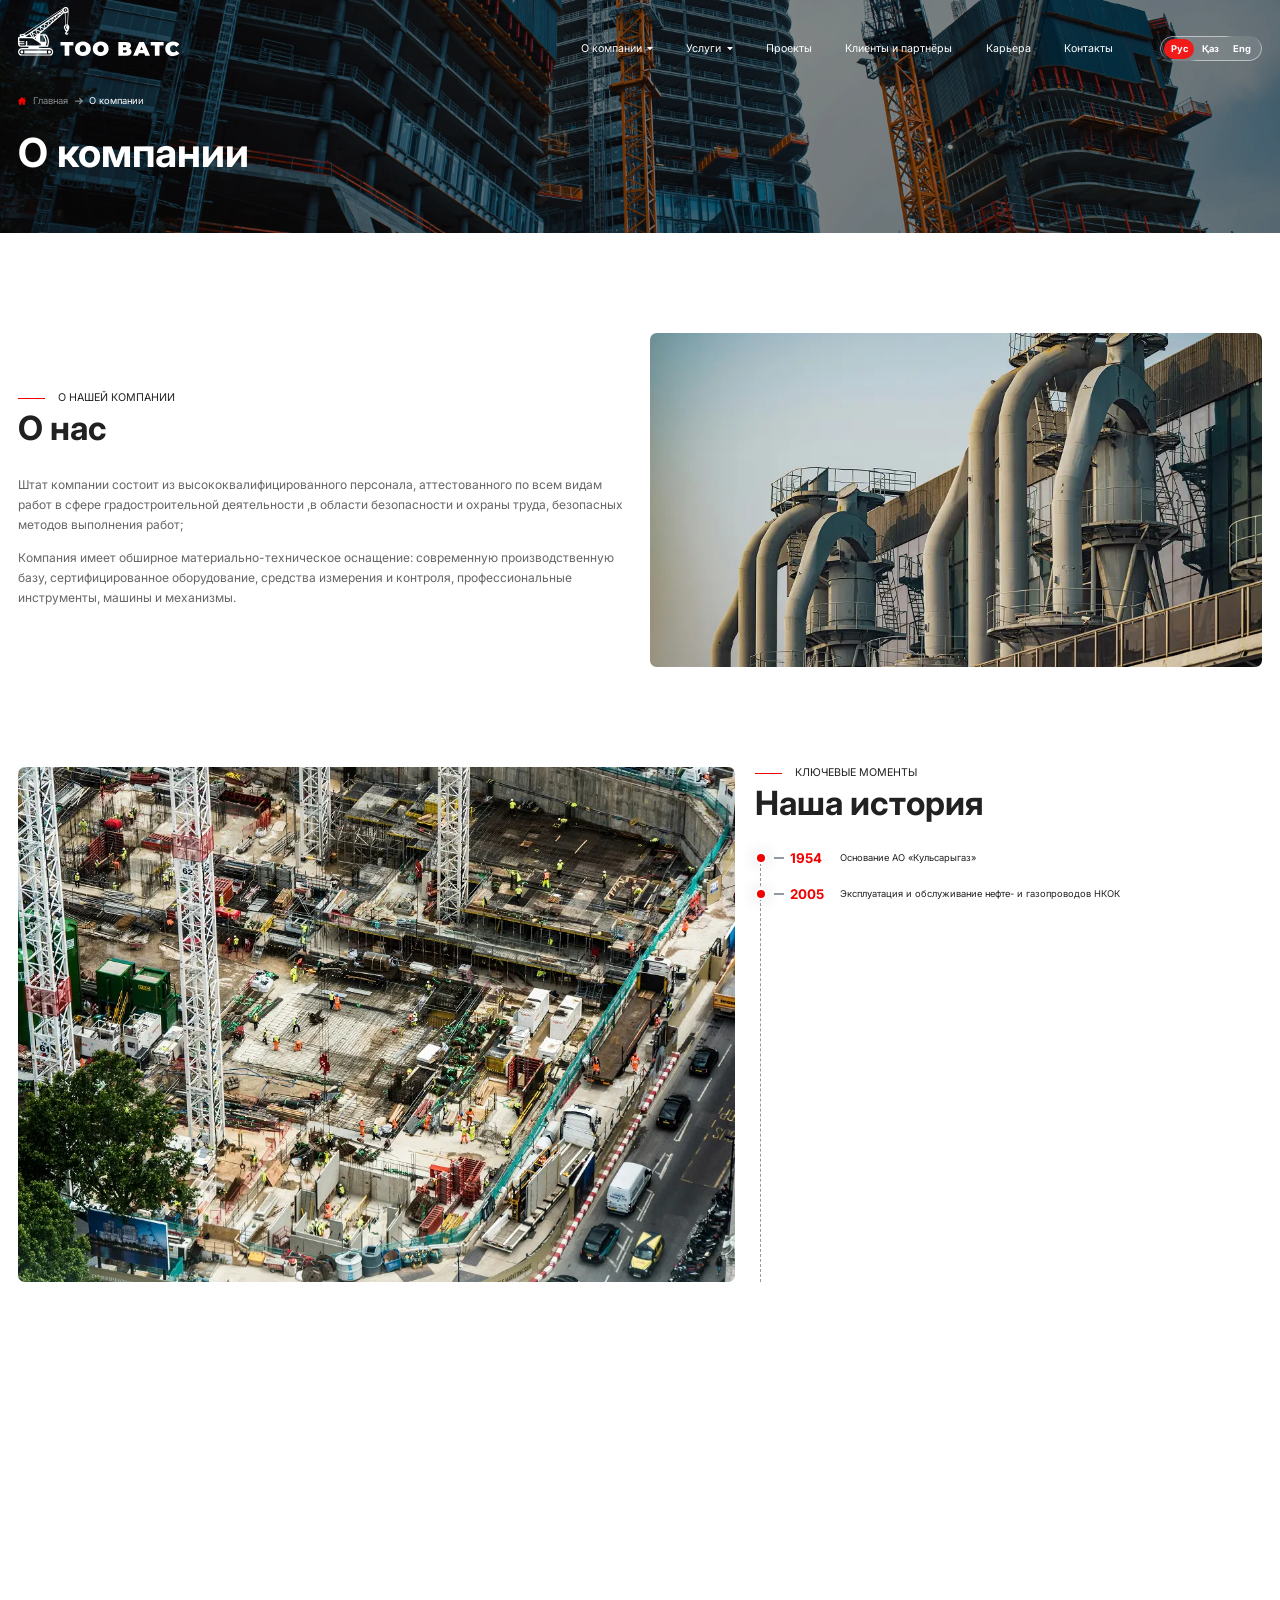
<file: about.html>
<!DOCTYPE html>
<html lang="en">

<head>
    <meta charset="UTF-8">
    <meta http-equiv="X-UA-Compatible" content="IE=edge">
    <meta name="viewport" content="width=device-width, initial-scale=1.0">
    <title>About</title>

    <link rel="preconnect" href="https://fonts.googleapis.com">
    <link rel="preconnect" href="https://fonts.gstatic.com" crossorigin>
    <link
        href="https://fonts.googleapis.com/css2?family=Inter:ital,opsz,wght@0,14..32,100..900;1,14..32,100..900&display=swap"
        rel="stylesheet">

    <link rel="stylesheet" href="css/swiper.css">
    <link rel="stylesheet" href="css/aos.css">
    <link rel="stylesheet" href="css/fancybox.css">
    <link rel="stylesheet" href="css/style.min.css">
</head>

<body>
    <div class="big-wrapper">
        <header class="header">
            <div class="container">
                <div class="header__inner">
                    <a class="header__logo" href="#" data-aos="fade">
                        <img src="images/logo.svg" alt="logo">
                    </a>
                    <div class="header__wrapper">
                        <nav class="header__menu menu" data-aos="fade">
                            <ul class="menu__list">
                                <li class="menu__item">
                                    <div class="menu__dropdown dropdown">
                                        <div class="dropdown__head">
                                            <span>
                                                О компании
                                            </span>
                                            <svg width="9" height="5" viewBox="0 0 9 5" fill="none"
                                                xmlns="http://www.w3.org/2000/svg">
                                                <path
                                                    d="M4.50009 5L9 0L5.3857 -1.57986e-07L3.61436 -2.35414e-07L0 -3.93402e-07L4.50009 5Z"
                                                    fill="white" />
                                            </svg>
                                        </div>
                                        <ul class="dropdown__list">
                                            <li class="dropdown__item">
                                                <a class="dropdown__link" href="#">
                                                    Клиенты
                                                </a>
                                            </li>
                                            <li class="dropdown__item">
                                                <a class="dropdown__link" href="#">
                                                    Клиенты
                                                </a>
                                            </li>
                                        </ul>
                                    </div>
                                </li>
                                <li class="menu__item">
                                    <div class="menu__dropdown dropdown">
                                        <div class="dropdown__head">
                                            <span>
                                                Услуги
                                            </span>
                                            <svg width="9" height="5" viewBox="0 0 9 5" fill="none"
                                                xmlns="http://www.w3.org/2000/svg">
                                                <path
                                                    d="M4.50009 5L9 0L5.3857 -1.57986e-07L3.61436 -2.35414e-07L0 -3.93402e-07L4.50009 5Z"
                                                    fill="white" />
                                            </svg>
                                        </div>
                                        <ul class="dropdown__list">
                                            <li class="dropdown__item">
                                                <a class="dropdown__link" href="#">
                                                    Клиенты
                                                </a>
                                            </li>
                                            <li class="dropdown__item">
                                                <a class="dropdown__link" href="#">
                                                    Клиенты
                                                </a>
                                            </li>
                                        </ul>
                                    </div>
                                </li>
                                <li class="menu__item">
                                    <a class="menu__link" href="#">
                                        Проекты
                                    </a>
                                </li>
                                <li class="menu__item">
                                    <a class="menu__link" href="#">
                                        Клиенты и партнёры
                                    </a>
                                </li>
                                <li class="menu__item">
                                    <a class="menu__link" href="#">
                                        Карьера
                                    </a>
                                </li>
                                <li class="menu__item">
                                    <a class="menu__link" href="#">
                                        Контакты
                                    </a>
                                </li>
                            </ul>
                        </nav>
                        <div class="header__langs langs" data-aos="fade">
                            <ul class="langs__list">
                                <li class="langs__item">
                                    Рус
                                </li>
                                <li class="langs__item">
                                    <a class="langs__link" href="#">
                                        Қаз
                                    </a>
                                </li>
                                <li class="langs__item">
                                    <a class="langs__link" href="#">
                                        Eng
                                    </a>
                                </li>
                            </ul>
                        </div>
                    </div>
                    <div class="header__burger" data-aos="fade">
                        <span></span>
                        <span></span>
                        <span></span>
                    </div>
                </div>
            </div>
        </header>
        <div class="wrapper">
            <main class="main">
                <section class="main__head head">
                    <picture class="head__img">
                        <img src="images/head-img.jpg" alt="img">
                    </picture>
                    <div class="container">
                        <div class="head__inner">
                            <div class="head__breadcrumbs breadcrumbs" data-aos="fade-right">
                                <ul class="breadcrumbs__list">
                                    <li class="breadcrumbs__item">
                                        <a class="breadcrumbs__link" href="#">
                                            <svg width="13" height="13" viewBox="0 0 13 13" fill="none"
                                                xmlns="http://www.w3.org/2000/svg">
                                                <g clip-path="url(#clip0_5744_145729)">
                                                    <path
                                                        d="M12.7817 5.81L6.949 0.495292C6.69298 0.261978 6.30692 0.262003 6.05101 0.495266L0.218309 5.81002C0.0132296 5.9969 -0.0545125 6.28483 0.0456788 6.54353C0.145895 6.80223 0.389899 6.96938 0.667342 6.96938H1.59892V12.2943C1.59892 12.5054 1.77011 12.6766 1.98123 12.6766H5.17826C5.38938 12.6766 5.56056 12.5055 5.56056 12.2943V9.06118H7.43952V12.2943C7.43952 12.5055 7.6107 12.6766 7.82182 12.6766H11.0187C11.2298 12.6766 11.401 12.5055 11.401 12.2943V6.96938H12.3328C12.6102 6.96938 12.8542 6.80221 12.9544 6.54353C13.0545 6.2848 12.9867 5.9969 12.7817 5.81Z"
                                                        fill="#F20000" />
                                                    <path
                                                        d="M11.3018 1.08594H8.73438L11.6841 3.7681V1.46822C11.6841 1.2571 11.513 1.08594 11.3018 1.08594Z"
                                                        fill="#F20000" />
                                                </g>
                                                <defs>
                                                    <clipPath id="clip0_5744_145729">
                                                        <rect width="13" height="13" fill="white" />
                                                    </clipPath>
                                                </defs>
                                            </svg>
                                            <span>
                                                Главная
                                            </span>
                                        </a>
                                    </li>
                                    <li class="breadcrumbs__item">
                                        <svg width="12" height="12" viewBox="0 0 12 12" fill="none"
                                            xmlns="http://www.w3.org/2000/svg">
                                            <g opacity="0.5">
                                                <path
                                                    d="M11.8082 6.46686L7.47455 10.8006C7.35085 10.9243 7.18597 10.9922 7.01017 10.9922C6.83417 10.9922 6.66939 10.9242 6.54569 10.8006L6.15223 10.407C6.02862 10.2835 5.96052 10.1185 5.96052 9.94264C5.96052 9.76683 6.02862 9.5963 6.15223 9.47279L8.6804 6.93905H0.648286C0.286143 6.93905 0 6.65554 0 6.2933V5.73692C0 5.37468 0.286143 5.06258 0.648286 5.06258H8.70908L6.15232 2.5147C6.02872 2.391 5.96062 2.23051 5.96062 2.05461C5.96062 1.8789 6.02872 1.71607 6.15232 1.59247L6.54578 1.20018C6.66949 1.07647 6.83427 1.00906 7.01027 1.00906C7.18607 1.00906 7.35095 1.07735 7.47465 1.20105L11.8083 5.53468C11.9323 5.65877 12.0005 5.82443 12 6.00052C12.0004 6.17721 11.9323 6.34296 11.8082 6.46686Z"
                                                    fill="white" />
                                            </g>
                                        </svg>
                                        <span>
                                            О компании
                                        </span>
                                    </li>
                                </ul>
                            </div>
                            <h1 class="head__title" data-aos="fade-right">
                                О компании
                            </h1>
                        </div>
                    </div>
                </section>
                <section class="main__overview overview">
                    <div class="container">
                        <div class="overview__inner">
                            <div class="overview__body">
                                <div class="overview__titling titling" data-aos="fade-right">
                                    <div class="titling__suptext">
                                        <span>

                                        </span>
                                        О нашей компании
                                    </div>
                                    <h2 class="titling__title">
                                        О нас
                                    </h2>
                                </div>
                                <div class="overview__texts" data-aos="fade-right">
                                    <p class="overview__text">
                                        Штат компании состоит из высококвалифицированного персонала, аттестованного по
                                        всем
                                        видам работ в сфере градостроительной деятельности ,в области безопасности и
                                        охраны
                                        труда, безопасных методов выполнения работ;
                                    </p>
                                    <p class="overview__text">
                                        Компания имеет обширное материально-техническое оснащение: современную
                                        производственную базу, сертифицированное оборудование, средства измерения и
                                        контроля, профессиональные инструменты, машины и механизмы.
                                    </p>
                                </div>
                            </div>
                            <picture class="overview__img" data-aos="fade-up">
                                <img src="images/overview-img-2.jpg" alt="img">
                            </picture>
                        </div>
                    </div>
                </section>
                <section class="main__history history">
                    <div class="container">
                        <div class="history__inner">
                            <picture class="history__img" data-aos="fade-up">
                                <img src="images/history-img.jpg" alt="img">
                            </picture>
                            <div class="history__body">
                                <div class="history__titling titling" data-aos="fade-right">
                                    <div class="titling__suptext">
                                        <span>

                                        </span>
                                        Ключевые моменты
                                    </div>
                                    <h2 class="titling__title">
                                        Наша история
                                    </h2>
                                </div>
                                <ul class="history__list">
                                    <li class="history__list-item">
                                        <div class="history__list-dot" data-aos="zoom-in">

                                        </div>
                                        <div class="history__list-line" data-aos="fade">

                                        </div>
                                        <div class="history__list-year" data-aos="fade">
                                            1954
                                        </div>
                                        <p class="history__list-text" data-aos="fade">
                                            Основание АО «Кульсарыгаз»
                                        </p>
                                    </li>
                                    <li class="history__list-item">
                                        <div class="history__list-dot" data-aos="zoom-in">

                                        </div>
                                        <div class="history__list-line" data-aos="fade">

                                        </div>
                                        <div class="history__list-year" data-aos="fade">
                                            2005
                                        </div>
                                        <p class="history__list-text" data-aos="fade">
                                            Эксплуатация и обслуживание нефте- и газопроводов НКОК
                                        </p>
                                    </li>
                                    <li class="history__list-item">
                                        <div class="history__list-dot" data-aos="zoom-in">

                                        </div>
                                        <div class="history__list-line" data-aos="fade">

                                        </div>
                                        <div class="history__list-year" data-aos="fade">
                                            2006
                                        </div>
                                        <p class="history__list-text" data-aos="fade">
                                            Открытие 1-й производственной базы на Тенгизе
                                        </p>
                                    </li>
                                    <li class="history__list-item">
                                        <div class="history__list-dot" data-aos="zoom-in">

                                        </div>
                                        <div class="history__list-line" data-aos="fade">

                                        </div>
                                        <div class="history__list-year" data-aos="fade">
                                            2008
                                        </div>
                                        <p class="history__list-text" data-aos="fade">
                                            Открытие производственной базы на Карабатане
                                        </p>
                                    </li>
                                    <li class="history__list-item">
                                        <div class="history__list-dot" data-aos="zoom-in">

                                        </div>
                                        <div class="history__list-line" data-aos="fade">

                                        </div>
                                        <div class="history__list-year" data-aos="fade">
                                            2018
                                        </div>
                                        <p class="history__list-text" data-aos="fade">
                                            Контракт с ТШО по FGP
                                        </p>
                                    </li>
                                    <li class="history__list-item">
                                        <div class="history__list-dot" data-aos="zoom-in">

                                        </div>
                                        <div class="history__list-line" data-aos="fade">

                                        </div>
                                        <div class="history__list-year" data-aos="fade">
                                            2022
                                        </div>
                                        <p class="history__list-text" data-aos="fade">
                                            Переименование ТОО "Кульсарыгаз" в ТОО "KazGlobalSolution"
                                        </p>
                                    </li>
                                    <li class="history__list-item">
                                        <div class="history__list-dot" data-aos="zoom-in">

                                        </div>
                                        <div class="history__list-line" data-aos="fade">

                                        </div>
                                        <div class="history__list-year" data-aos="fade">
                                            2023
                                        </div>
                                        <p class="history__list-text" data-aos="fade">
                                            Открытие 2-й производственной базы на Тенгизе
                                        </p>
                                    </li>
                                    <li class="history__list-item">
                                        <div class="history__list-dot" data-aos="zoom-in">

                                        </div>
                                        <div class="history__list-line" data-aos="fade">

                                        </div>
                                        <div class="history__list-year" data-aos="fade">
                                            2023
                                        </div>
                                        <p class="history__list-text" data-aos="fade">
                                            Переезд KGS в Атырау
                                        </p>
                                    </li>
                                    <li class="history__list-item">
                                        <div class="history__list-dot" data-aos="zoom-in">

                                        </div>
                                        <div class="history__list-line" data-aos="fade">

                                        </div>
                                        <div class="history__list-year" data-aos="fade">
                                            2023
                                        </div>
                                        <p class="history__list-text" data-aos="fade">
                                            Контракт с ТШО по Base Business
                                        </p>
                                    </li>
                                    <li class="history__list-item">
                                        <div class="history__list-dot" data-aos="zoom-in">

                                        </div>
                                        <div class="history__list-line" data-aos="fade">

                                        </div>
                                        <div class="history__list-year" data-aos="fade">
                                            2025
                                        </div>
                                        <p class="history__list-text" data-aos="fade">
                                            Создание СП с Industrial Technology Services LLC
                                        </p>
                                    </li>
                                    <li class="history__list-item">
                                        <div class="history__list-dot" data-aos="zoom-in">

                                        </div>
                                        <div class="history__list-line" data-aos="fade">

                                        </div>
                                        <div class="history__list-year" data-aos="fade">
                                            2025
                                        </div>
                                        <p class="history__list-text" data-aos="fade">
                                            Проект газового комплекса в Ескене для Integra - KCG
                                        </p>
                                    </li>
                                    <li class="history__list-item">
                                        <div class="history__list-dot" data-aos="zoom-in">

                                        </div>
                                        <div class="history__list-line" data-aos="fade">

                                        </div>
                                        <div class="history__list-year" data-aos="fade">
                                            2025
                                        </div>
                                        <p class="history__list-text" data-aos="fade">
                                            Создание СП с Arkad Engineering & Construction Co.
                                        </p>
                                    </li>
                                </ul>
                            </div>
                        </div>
                    </div>
                </section>
                <section class="main__advantages advantages">
                    <div class="container">
                        <div class="advantages__titling titling" data-aos="fade-right">
                            <div class="titling__suptext">
                                <span>

                                </span>
                                Ключевые моменты
                            </div>
                            <h2 class="titling__title">
                                Наша история
                            </h2>
                        </div>
                        <div class="advantages__items">
                            <div class="advantages__item advantages-item" data-aos="zoom-in">
                                <picture class="advantages-item__img">
                                    <img src="images/advantages-img.jpg" alt="img">
                                </picture>
                                <div class="advantages-item__body">
                                    <h5 class="advantages-item__title">
                                        Финансовые ресурсы
                                    </h5>
                                    <p class="advantages-item__text">
                                        Прочная структура капитала KGS, высокая ликвидность, стабильный баланс,
                                        долгосрочная
                                        возможность заимствования, умение использовать различные рыночные инструменты и
                                        доступ к местным финансовым ресурсам выгодно отличают компанию от других
                                        организаций, работающих в тех же секторах.
                                        <span class="advantages-item__text--hidden">
                                            Прочная структура капитала KGS, высокая ликвидность, стабильный баланс,
                                            долгосрочная
                                            возможность заимствования, умение использовать различные рыночные
                                            инструменты и
                                            доступ к местным финансовым ресурсам выгодно отличают компанию от других
                                            организаций, работающих в тех же секторах.
                                        </span>
                                    </p>
                                    <div class="advantages-item__more">
                                        <span>
                                            Развернуть
                                        </span>
                                        <svg width="16" height="16" viewBox="0 0 16 16" fill="none"
                                            xmlns="http://www.w3.org/2000/svg">
                                            <g clip-path="url(#clip0_5744_152685)">
                                                <path
                                                    d="M7.37165 13.7958C7.37165 13.7209 7.37165 13.6459 7.37165 13.5709C7.37165 9.31867 7.37165 5.06286 7.37165 0.810619C7.37165 0.721361 7.36808 0.632103 7.37879 0.542846C7.41806 0.228658 7.68941 -0.00698206 8.00716 0.000158571C8.31778 0.00372889 8.57841 0.235799 8.61412 0.546416C8.62483 0.635674 8.62126 0.724931 8.62126 0.814189C8.62126 5.06643 8.62126 9.32224 8.62126 13.5745C8.62126 13.6494 8.62126 13.7209 8.62126 13.8422C8.70694 13.7601 8.7605 13.7137 8.80691 13.6673C9.45671 13.0139 10.1101 12.3606 10.7563 11.7072C10.9491 11.5108 11.174 11.4287 11.4382 11.5144C11.8881 11.6608 12.013 12.1999 11.6739 12.5534C11.2526 12.9889 10.8206 13.4174 10.3921 13.8458C9.76018 14.4813 9.12467 15.1204 8.49272 15.7559C8.17497 16.0737 7.81794 16.0773 7.50732 15.7666C6.45408 14.7098 5.40084 13.653 4.3476 12.5926C3.99057 12.2356 4.07268 11.7179 4.50469 11.5323C4.75104 11.4287 5.00453 11.4823 5.22232 11.6965C5.87926 12.3534 6.53263 13.0104 7.18599 13.6709C7.23241 13.7173 7.26811 13.7744 7.30738 13.8244C7.32523 13.8137 7.34666 13.803 7.37165 13.7958Z"
                                                    fill="white" />
                                            </g>
                                            <defs>
                                                <clipPath id="clip0_5744_152685">
                                                    <rect width="15.9986" height="7.744" fill="white"
                                                        transform="translate(11.8711) rotate(90)" />
                                                </clipPath>
                                            </defs>
                                        </svg>
                                    </div>
                                </div>
                            </div>
                            <div class="advantages__item advantages-item" data-aos="zoom-in">
                                <picture class="advantages-item__img">
                                    <img src="images/advantages-img.jpg" alt="img">
                                </picture>
                                <div class="advantages-item__body">
                                    <h5 class="advantages-item__title">
                                        Техническая компетентность
                                    </h5>
                                    <p class="advantages-item__text">
                                        KGS демонстрирует высокий уровень технической компетентности благодаря обширному
                                        парку техники и оборудования, сильной организационной структуре, глубоким
                                        внутренним
                                        знаниям, полученным в процессе работы, рекомендациям на основе успешно
                                        завершённых
                                        проектов, а также наличию как местных, так и международных сертификатов,
                                        подтверждающих широкие бизнес-возможности.
                                        <span class="advantages-item__text--hidden">
                                            Инженерная экспертиза в сочетании с
                                            энергичной и динамичной рабочей силой, руководимой опытной управленческой
                                            командой,
                                            создаёт синергию, позволяющую завершать проекты в срок, в рамках бюджета и с
                                            надлежащим качеством.
                                        </span>
                                    </p>
                                    <div class="advantages-item__more">
                                        <span>
                                            Развернуть
                                        </span>
                                        <svg width="16" height="16" viewBox="0 0 16 16" fill="none"
                                            xmlns="http://www.w3.org/2000/svg">
                                            <g clip-path="url(#clip0_5744_152685)">
                                                <path
                                                    d="M7.37165 13.7958C7.37165 13.7209 7.37165 13.6459 7.37165 13.5709C7.37165 9.31867 7.37165 5.06286 7.37165 0.810619C7.37165 0.721361 7.36808 0.632103 7.37879 0.542846C7.41806 0.228658 7.68941 -0.00698206 8.00716 0.000158571C8.31778 0.00372889 8.57841 0.235799 8.61412 0.546416C8.62483 0.635674 8.62126 0.724931 8.62126 0.814189C8.62126 5.06643 8.62126 9.32224 8.62126 13.5745C8.62126 13.6494 8.62126 13.7209 8.62126 13.8422C8.70694 13.7601 8.7605 13.7137 8.80691 13.6673C9.45671 13.0139 10.1101 12.3606 10.7563 11.7072C10.9491 11.5108 11.174 11.4287 11.4382 11.5144C11.8881 11.6608 12.013 12.1999 11.6739 12.5534C11.2526 12.9889 10.8206 13.4174 10.3921 13.8458C9.76018 14.4813 9.12467 15.1204 8.49272 15.7559C8.17497 16.0737 7.81794 16.0773 7.50732 15.7666C6.45408 14.7098 5.40084 13.653 4.3476 12.5926C3.99057 12.2356 4.07268 11.7179 4.50469 11.5323C4.75104 11.4287 5.00453 11.4823 5.22232 11.6965C5.87926 12.3534 6.53263 13.0104 7.18599 13.6709C7.23241 13.7173 7.26811 13.7744 7.30738 13.8244C7.32523 13.8137 7.34666 13.803 7.37165 13.7958Z"
                                                    fill="white" />
                                            </g>
                                            <defs>
                                                <clipPath id="clip0_5744_152685">
                                                    <rect width="15.9986" height="7.744" fill="white"
                                                        transform="translate(11.8711) rotate(90)" />
                                                </clipPath>
                                            </defs>
                                        </svg>
                                    </div>
                                </div>
                            </div>
                            <div class="advantages__item advantages-item" data-aos="zoom-in">
                                <picture class="advantages-item__img">
                                    <img src="images/advantages-img.jpg" alt="img">
                                </picture>
                                <div class="advantages-item__body">
                                    <h5 class="advantages-item__title">
                                        Лидерство
                                    </h5>
                                    <p class="advantages-item__text">
                                        KGS сохраняет лидирующие позиции в своих сферах деятельности благодаря множеству
                                        новаторских и передовых проектов, а также стабильно высокому и устойчивому
                                        уровню
                                        исполнения.
                                        <span class="advantages-item__text--hidden">
                                            KGS сохраняет лидирующие позиции в своих сферах деятельности благодаря
                                            множеству
                                            новаторских и передовых проектов, а также стабильно высокому и устойчивому
                                            уровню
                                            исполнения.
                                        </span>
                                    </p>
                                    <div class="advantages-item__more">
                                        <span>
                                            Развернуть
                                        </span>
                                        <svg width="16" height="16" viewBox="0 0 16 16" fill="none"
                                            xmlns="http://www.w3.org/2000/svg">
                                            <g clip-path="url(#clip0_5744_152685)">
                                                <path
                                                    d="M7.37165 13.7958C7.37165 13.7209 7.37165 13.6459 7.37165 13.5709C7.37165 9.31867 7.37165 5.06286 7.37165 0.810619C7.37165 0.721361 7.36808 0.632103 7.37879 0.542846C7.41806 0.228658 7.68941 -0.00698206 8.00716 0.000158571C8.31778 0.00372889 8.57841 0.235799 8.61412 0.546416C8.62483 0.635674 8.62126 0.724931 8.62126 0.814189C8.62126 5.06643 8.62126 9.32224 8.62126 13.5745C8.62126 13.6494 8.62126 13.7209 8.62126 13.8422C8.70694 13.7601 8.7605 13.7137 8.80691 13.6673C9.45671 13.0139 10.1101 12.3606 10.7563 11.7072C10.9491 11.5108 11.174 11.4287 11.4382 11.5144C11.8881 11.6608 12.013 12.1999 11.6739 12.5534C11.2526 12.9889 10.8206 13.4174 10.3921 13.8458C9.76018 14.4813 9.12467 15.1204 8.49272 15.7559C8.17497 16.0737 7.81794 16.0773 7.50732 15.7666C6.45408 14.7098 5.40084 13.653 4.3476 12.5926C3.99057 12.2356 4.07268 11.7179 4.50469 11.5323C4.75104 11.4287 5.00453 11.4823 5.22232 11.6965C5.87926 12.3534 6.53263 13.0104 7.18599 13.6709C7.23241 13.7173 7.26811 13.7744 7.30738 13.8244C7.32523 13.8137 7.34666 13.803 7.37165 13.7958Z"
                                                    fill="white" />
                                            </g>
                                            <defs>
                                                <clipPath id="clip0_5744_152685">
                                                    <rect width="15.9986" height="7.744" fill="white"
                                                        transform="translate(11.8711) rotate(90)" />
                                                </clipPath>
                                            </defs>
                                        </svg>
                                    </div>
                                </div>
                            </div>
                            <div class="advantages__item advantages-item" data-aos="zoom-in">
                                <picture class="advantages-item__img">
                                    <img src="images/advantages-img.jpg" alt="img">
                                </picture>
                                <div class="advantages-item__body">
                                    <h5 class="advantages-item__title">
                                        Кадровый потенциал
                                    </h5>
                                    <p class="advantages-item__text">
                                        С момента основания компания KGS демонстрирует стабильный рост и вносит
                                        значительный
                                        вклад в национальную экономику. В компании работают более 1300 квалифицированных
                                        специалистов.
                                        <span class="advantages-item__text--hidden">
                                            Ориентированность на найм местных сотрудников и поддержание высокого
                                            уровня казахстанского содержания остаются одними из наших ключевых
                                            ценностей.
                                        </span>
                                    </p>
                                    <div class="advantages-item__more">
                                        <span>
                                            Развернуть
                                        </span>
                                        <svg width="16" height="16" viewBox="0 0 16 16" fill="none"
                                            xmlns="http://www.w3.org/2000/svg">
                                            <g clip-path="url(#clip0_5744_152685)">
                                                <path
                                                    d="M7.37165 13.7958C7.37165 13.7209 7.37165 13.6459 7.37165 13.5709C7.37165 9.31867 7.37165 5.06286 7.37165 0.810619C7.37165 0.721361 7.36808 0.632103 7.37879 0.542846C7.41806 0.228658 7.68941 -0.00698206 8.00716 0.000158571C8.31778 0.00372889 8.57841 0.235799 8.61412 0.546416C8.62483 0.635674 8.62126 0.724931 8.62126 0.814189C8.62126 5.06643 8.62126 9.32224 8.62126 13.5745C8.62126 13.6494 8.62126 13.7209 8.62126 13.8422C8.70694 13.7601 8.7605 13.7137 8.80691 13.6673C9.45671 13.0139 10.1101 12.3606 10.7563 11.7072C10.9491 11.5108 11.174 11.4287 11.4382 11.5144C11.8881 11.6608 12.013 12.1999 11.6739 12.5534C11.2526 12.9889 10.8206 13.4174 10.3921 13.8458C9.76018 14.4813 9.12467 15.1204 8.49272 15.7559C8.17497 16.0737 7.81794 16.0773 7.50732 15.7666C6.45408 14.7098 5.40084 13.653 4.3476 12.5926C3.99057 12.2356 4.07268 11.7179 4.50469 11.5323C4.75104 11.4287 5.00453 11.4823 5.22232 11.6965C5.87926 12.3534 6.53263 13.0104 7.18599 13.6709C7.23241 13.7173 7.26811 13.7744 7.30738 13.8244C7.32523 13.8137 7.34666 13.803 7.37165 13.7958Z"
                                                    fill="white" />
                                            </g>
                                            <defs>
                                                <clipPath id="clip0_5744_152685">
                                                    <rect width="15.9986" height="7.744" fill="white"
                                                        transform="translate(11.8711) rotate(90)" />
                                                </clipPath>
                                            </defs>
                                        </svg>
                                    </div>
                                </div>
                            </div>
                        </div>
                    </div>
                </section>
                <section class="main__overview overview">
                    <div class="container">
                        <div class="overview__inner">
                            <picture class="overview__img" data-aos="fade-up">
                                <img src="images/overview-img-3.jpg" alt="img">
                            </picture>
                            <div class="overview__body">
                                <div class="overview__titling titling" data-aos="fade-right">
                                    <div class="titling__suptext">
                                        <span>

                                        </span>
                                        Нашие приоритеты
                                    </div>
                                    <h2 class="titling__title">
                                        Наша миссия и виденье
                                    </h2>
                                </div>
                                <div class="overview__texts" data-aos="fade-right">
                                    <p class="overview__text">
                                        Штат компании состоит из высококвалифицированного персонала, аттестованного по
                                        всем
                                        видам работ в сфере градостроительной деятельности ,в области безопасности и
                                        охраны
                                        труда, безопасных методов выполнения работ;
                                    </p>
                                    <p class="overview__text">
                                        Компания имеет обширное материально-техническое оснащение: современную
                                        производственную базу, сертифицированное оборудование, средства измерения и
                                        контроля, профессиональные инструменты, машины и механизмы.
                                    </p>
                                </div>
                            </div>
                        </div>
                    </div>
                </section>
                <section class="main__clients clients">
                    <div class="container">
                        <div class="clients__titling titling" data-aos="fade-right">
                            <div class="titling__suptext">
                                <span>

                                </span>
                                с кем мы работаем
                            </div>
                            <h2 class="titling__title">
                                Наши клиенты
                            </h2>
                        </div>
                        <div class="clients__swiper clients-swiper swiper" data-aos="fade-up">
                            <div class="swiper-wrapper">
                                <div class="clients-swiper__slide swiper-slide">
                                    <div class="clients-swiper__item clients-item">
                                        <picture class="clients-item__img">
                                            <img src="images/clients-img-1.png" alt="img">
                                        </picture>
                                    </div>
                                </div>
                                <div class="clients-swiper__slide swiper-slide">
                                    <div class="clients-swiper__item clients-item">
                                        <picture class="clients-item__img">
                                            <img src="images/clients-img-2.png" alt="img">
                                        </picture>
                                    </div>
                                </div>
                                <div class="clients-swiper__slide swiper-slide">
                                    <div class="clients-swiper__item clients-item">
                                        <picture class="clients-item__img">
                                            <img src="images/clients-img-3.png" alt="img">
                                        </picture>
                                    </div>
                                </div>
                                <div class="clients-swiper__slide swiper-slide">
                                    <div class="clients-swiper__item clients-item">
                                        <picture class="clients-item__img">
                                            <img src="images/clients-img-4.png" alt="img">
                                        </picture>
                                    </div>
                                </div>
                                <div class="clients-swiper__slide swiper-slide">
                                    <div class="clients-swiper__item clients-item">
                                        <picture class="clients-item__img">
                                            <img src="images/clients-img-5.png" alt="img">
                                        </picture>
                                    </div>
                                </div>
                                <div class="clients-swiper__slide swiper-slide">
                                    <div class="clients-swiper__item clients-item">
                                        <picture class="clients-item__img">
                                            <img src="images/clients-img-6.png" alt="img">
                                        </picture>
                                    </div>
                                </div>
                                <div class="clients-swiper__slide swiper-slide">
                                    <div class="clients-swiper__item clients-item">
                                        <picture class="clients-item__img">
                                            <img src="images/clients-img-7.png" alt="img">
                                        </picture>
                                    </div>
                                </div>
                                <div class="clients-swiper__slide swiper-slide">
                                    <div class="clients-swiper__item clients-item">
                                        <picture class="clients-item__img">
                                            <img src="images/clients-img-6.png" alt="img">
                                        </picture>
                                    </div>
                                </div>
                                <div class="clients-swiper__slide swiper-slide">
                                    <div class="clients-swiper__item clients-item">
                                        <picture class="clients-item__img">
                                            <img src="images/clients-img-7.png" alt="img">
                                        </picture>
                                    </div>
                                </div>
                            </div>
                            <div class="clients-swiper__navigation navigation">
                                <div class="navigation__arrow arrow arrow--prev arrow--clients-prev">
                                    <svg width="24" height="24" viewBox="0 0 24 24" fill="none"
                                        xmlns="http://www.w3.org/2000/svg">
                                        <g clip-path="url(#clip0_5744_116318)">
                                            <g clip-path="url(#clip1_5744_116318)">
                                                <path
                                                    d="M3.83901 10.8889C3.92487 10.8889 4.01482 10.8889 4.10067 10.8889C10.299 10.893 16.5014 10.897 22.6997 10.9011C22.8796 10.9011 23.0717 10.9093 23.2434 10.9584C23.7259 11.0974 24.0407 11.5839 23.9957 12.0705C23.9467 12.5815 23.5623 12.9945 23.0594 13.0599C22.9163 13.0763 22.7732 13.0763 22.6301 13.0763C16.4523 13.0722 10.2704 13.0681 4.0925 13.064C3.99437 13.064 3.89625 13.064 3.79812 13.064C3.79403 13.0803 3.78586 13.1008 3.78177 13.1171C3.83492 13.1744 3.88807 13.2316 3.94122 13.2889C5.06967 14.4173 6.19812 15.5417 7.32248 16.6742C7.86218 17.218 7.75996 17.9907 7.11396 18.3955C6.67649 18.6694 6.18585 18.6122 5.79335 18.2197C4.95519 17.3897 4.12521 16.5556 3.29114 15.7216C2.33032 14.7648 1.37359 13.8081 0.412772 12.8473C-0.147365 12.2872 -0.143275 11.6739 0.420949 11.1137C2.18722 9.35565 3.9494 7.59755 5.71158 5.83128C6.06729 5.47558 6.47206 5.33248 6.95451 5.52055C7.69046 5.81084 7.88262 6.71033 7.32657 7.28682C6.66831 7.96962 5.99369 8.63197 5.32316 9.30249C4.86115 9.7645 4.39914 10.2265 3.93713 10.6926C3.89216 10.7376 3.85127 10.7867 3.8063 10.8357C3.82265 10.8521 3.83083 10.8725 3.83901 10.8889Z"
                                                    fill="#F20000" />
                                            </g>
                                        </g>
                                        <defs>
                                            <clipPath id="clip0_5744_116318">
                                                <rect width="24" height="24" fill="white"
                                                    transform="translate(24 1.04908e-06) rotate(90)" />
                                            </clipPath>
                                            <clipPath id="clip1_5744_116318">
                                                <rect width="13.1285" height="24" fill="white"
                                                    transform="translate(24 5.4375) rotate(90)" />
                                            </clipPath>
                                        </defs>
                                    </svg>
                                </div>
                                <div class="navigation__pagination pagination pagination--clients"></div>
                                <div class="navigation__arrow arrow arrow--next arrow--clients-next">
                                    <svg width="24" height="24" viewBox="0 0 24 24" fill="none"
                                        xmlns="http://www.w3.org/2000/svg">
                                        <g clip-path="url(#clip0_5744_116365)">
                                            <g clip-path="url(#clip1_5744_116365)">
                                                <path
                                                    d="M20.161 10.8889C20.0751 10.8889 19.9852 10.8889 19.8993 10.8889C13.701 10.893 7.49864 10.897 1.30035 10.9011C1.12045 10.9011 0.928285 10.9093 0.756565 10.9584C0.274111 11.0974 -0.0407097 11.5839 0.00426478 12.0705C0.0533278 12.5815 0.437655 12.9945 0.940551 13.0599C1.08365 13.0763 1.22675 13.0763 1.36985 13.0763C7.54771 13.0722 13.7296 13.0681 19.9075 13.064C20.0056 13.064 20.1038 13.064 20.2019 13.064C20.206 13.0803 20.2141 13.1008 20.2182 13.1171C20.1651 13.1744 20.1119 13.2316 20.0588 13.2889C18.9303 14.4173 17.8019 15.5417 16.6775 16.6742C16.1378 17.218 16.24 17.9907 16.886 18.3955C17.3235 18.6694 17.8141 18.6122 18.2067 18.2197C19.0448 17.3897 19.8748 16.5556 20.7089 15.7216C21.6697 14.7648 22.6264 13.8081 23.5872 12.8473C24.1474 12.2872 24.1433 11.6739 23.5791 11.1137C21.8128 9.35565 20.0506 7.59755 18.2884 5.83128C17.9327 5.47558 17.5279 5.33248 17.0455 5.52055C16.3095 5.81084 16.1174 6.71033 16.6734 7.28682C17.3317 7.96962 18.0063 8.63197 18.6768 9.30249C19.1388 9.7645 19.6009 10.2265 20.0629 10.6926C20.1078 10.7376 20.1487 10.7867 20.1937 10.8357C20.1773 10.8521 20.1692 10.8725 20.161 10.8889Z"
                                                    fill="#F20000" />
                                            </g>
                                        </g>
                                        <defs>
                                            <clipPath id="clip0_5744_116365">
                                                <rect width="24" height="24" fill="white"
                                                    transform="matrix(4.37114e-08 1 1 -4.37114e-08 0 1.04908e-06)" />
                                            </clipPath>
                                            <clipPath id="clip1_5744_116365">
                                                <rect width="13.1285" height="24" fill="white"
                                                    transform="matrix(4.37114e-08 1 1 -4.37114e-08 0 5.4375)" />
                                            </clipPath>
                                        </defs>
                                    </svg>
                                </div>
                            </div>
                        </div>
                    </div>
                </section>
                <section class="main__resources resources">
                    <div class="container">
                        <div class="resources__head">
                            <div class="resources__titling titling" data-aos="fade-right">
                                <div class="titling__suptext">
                                    <span>

                                    </span>
                                    Документы и сертификаты
                                </div>
                                <h2 class="titling__title">
                                    Лицензии, ресурсы
                                </h2>
                            </div>
                            <div class="resources__box" data-aos="fade-up">
                                <p class="resources__text">
                                    Имеются все необходимые разрешения для выполнения работ и оказания услуг:
                                </p>
                                <ul class="resources__list">
                                    <li class="resources__list-item">
                                        Государственная лицензия на занятие строительно-монтажными работами I категории;
                                    </li>
                                    <li class="resources__list-item">
                                        Сертификат соответствия Системы менеджмента качества СТ РК ISO 9001:2016;
                                    </li>
                                    <li class="resources__list-item">
                                        Сертификат соответствия Системы менеджмента безопасности труда и охраны здоровья
                                        СТ
                                        РК
                                        ISO 45001-2019;

                                    </li>
                                    <li class="resources__list-item">
                                        Сертификат соответствия Системы экологического менеджмента СТ РК ISO 14001-2016
                                    </li>
                                </ul>
                            </div>
                        </div>
                        <div class="resources__swiper resources-swiper swiper" data-aos="fade-up">
                            <div class="swiper-wrapper">
                                <div class="resources-swiper__slide swiper-slide">
                                    <a class="resources-swiper__view" href="images/resources-img-1.jpg"
                                        data-fancybox="resources">
                                        <picture class="resources-swiper__img">
                                            <img src="images/resources-img-1.jpg" alt="img">
                                        </picture>
                                    </a>
                                </div>
                                <div class="resources-swiper__slide swiper-slide">
                                    <a class="resources-swiper__view" href="images/resources-img-2.jpg"
                                        data-fancybox="resources">
                                        <picture class="resources-swiper__img">
                                            <img src="images/resources-img-2.jpg" alt="img">
                                        </picture>
                                    </a>
                                </div>
                                <div class="resources-swiper__slide swiper-slide">
                                    <a class="resources-swiper__view" href="images/resources-img-3.jpg"
                                        data-fancybox="resources">
                                        <picture class="resources-swiper__img">
                                            <img src="images/resources-img-3.jpg" alt="img">
                                        </picture>
                                    </a>
                                </div>
                                <div class="resources-swiper__slide swiper-slide">
                                    <a class="resources-swiper__view" href="images/resources-img-4.jpg"
                                        data-fancybox="resources">
                                        <picture class="resources-swiper__img">
                                            <img src="images/resources-img-4.jpg" alt="img">
                                        </picture>
                                    </a>
                                </div>
                                <div class="resources-swiper__slide swiper-slide">
                                    <a class="resources-swiper__view" href="images/resources-img-5.jpg"
                                        data-fancybox="resources">
                                        <picture class="resources-swiper__img">
                                            <img src="images/resources-img-5.jpg" alt="img">
                                        </picture>
                                    </a>
                                </div>
                                <div class="resources-swiper__slide swiper-slide">
                                    <a class="resources-swiper__view" href="images/resources-img-4.jpg"
                                        data-fancybox="resources">
                                        <picture class="resources-swiper__img">
                                            <img src="images/resources-img-4.jpg" alt="img">
                                        </picture>
                                    </a>
                                </div>
                                <div class="resources-swiper__slide swiper-slide">
                                    <a class="resources-swiper__view" href="images/resources-img-5.jpg"
                                        data-fancybox="resources">
                                        <picture class="resources-swiper__img">
                                            <img src="images/resources-img-5.jpg" alt="img">
                                        </picture>
                                    </a>
                                </div>
                            </div>
                            <div class="resources-swiper__navigation navigation">
                                <div class="navigation__arrow arrow arrow--prev arrow--resources-prev">
                                    <svg width="24" height="24" viewBox="0 0 24 24" fill="none"
                                        xmlns="http://www.w3.org/2000/svg">
                                        <g clip-path="url(#clip0_5744_116318)">
                                            <g clip-path="url(#clip1_5744_116318)">
                                                <path
                                                    d="M3.83901 10.8889C3.92487 10.8889 4.01482 10.8889 4.10067 10.8889C10.299 10.893 16.5014 10.897 22.6997 10.9011C22.8796 10.9011 23.0717 10.9093 23.2434 10.9584C23.7259 11.0974 24.0407 11.5839 23.9957 12.0705C23.9467 12.5815 23.5623 12.9945 23.0594 13.0599C22.9163 13.0763 22.7732 13.0763 22.6301 13.0763C16.4523 13.0722 10.2704 13.0681 4.0925 13.064C3.99437 13.064 3.89625 13.064 3.79812 13.064C3.79403 13.0803 3.78586 13.1008 3.78177 13.1171C3.83492 13.1744 3.88807 13.2316 3.94122 13.2889C5.06967 14.4173 6.19812 15.5417 7.32248 16.6742C7.86218 17.218 7.75996 17.9907 7.11396 18.3955C6.67649 18.6694 6.18585 18.6122 5.79335 18.2197C4.95519 17.3897 4.12521 16.5556 3.29114 15.7216C2.33032 14.7648 1.37359 13.8081 0.412772 12.8473C-0.147365 12.2872 -0.143275 11.6739 0.420949 11.1137C2.18722 9.35565 3.9494 7.59755 5.71158 5.83128C6.06729 5.47558 6.47206 5.33248 6.95451 5.52055C7.69046 5.81084 7.88262 6.71033 7.32657 7.28682C6.66831 7.96962 5.99369 8.63197 5.32316 9.30249C4.86115 9.7645 4.39914 10.2265 3.93713 10.6926C3.89216 10.7376 3.85127 10.7867 3.8063 10.8357C3.82265 10.8521 3.83083 10.8725 3.83901 10.8889Z"
                                                    fill="#F20000" />
                                            </g>
                                        </g>
                                        <defs>
                                            <clipPath id="clip0_5744_116318">
                                                <rect width="24" height="24" fill="white"
                                                    transform="translate(24 1.04908e-06) rotate(90)" />
                                            </clipPath>
                                            <clipPath id="clip1_5744_116318">
                                                <rect width="13.1285" height="24" fill="white"
                                                    transform="translate(24 5.4375) rotate(90)" />
                                            </clipPath>
                                        </defs>
                                    </svg>
                                </div>
                                <div class="navigation__pagination pagination pagination--resources"></div>
                                <div class="navigation__arrow arrow arrow--next arrow--resources-next">
                                    <svg width="24" height="24" viewBox="0 0 24 24" fill="none"
                                        xmlns="http://www.w3.org/2000/svg">
                                        <g clip-path="url(#clip0_5744_116365)">
                                            <g clip-path="url(#clip1_5744_116365)">
                                                <path
                                                    d="M20.161 10.8889C20.0751 10.8889 19.9852 10.8889 19.8993 10.8889C13.701 10.893 7.49864 10.897 1.30035 10.9011C1.12045 10.9011 0.928285 10.9093 0.756565 10.9584C0.274111 11.0974 -0.0407097 11.5839 0.00426478 12.0705C0.0533278 12.5815 0.437655 12.9945 0.940551 13.0599C1.08365 13.0763 1.22675 13.0763 1.36985 13.0763C7.54771 13.0722 13.7296 13.0681 19.9075 13.064C20.0056 13.064 20.1038 13.064 20.2019 13.064C20.206 13.0803 20.2141 13.1008 20.2182 13.1171C20.1651 13.1744 20.1119 13.2316 20.0588 13.2889C18.9303 14.4173 17.8019 15.5417 16.6775 16.6742C16.1378 17.218 16.24 17.9907 16.886 18.3955C17.3235 18.6694 17.8141 18.6122 18.2067 18.2197C19.0448 17.3897 19.8748 16.5556 20.7089 15.7216C21.6697 14.7648 22.6264 13.8081 23.5872 12.8473C24.1474 12.2872 24.1433 11.6739 23.5791 11.1137C21.8128 9.35565 20.0506 7.59755 18.2884 5.83128C17.9327 5.47558 17.5279 5.33248 17.0455 5.52055C16.3095 5.81084 16.1174 6.71033 16.6734 7.28682C17.3317 7.96962 18.0063 8.63197 18.6768 9.30249C19.1388 9.7645 19.6009 10.2265 20.0629 10.6926C20.1078 10.7376 20.1487 10.7867 20.1937 10.8357C20.1773 10.8521 20.1692 10.8725 20.161 10.8889Z"
                                                    fill="#F20000" />
                                            </g>
                                        </g>
                                        <defs>
                                            <clipPath id="clip0_5744_116365">
                                                <rect width="24" height="24" fill="white"
                                                    transform="matrix(4.37114e-08 1 1 -4.37114e-08 0 1.04908e-06)" />
                                            </clipPath>
                                            <clipPath id="clip1_5744_116365">
                                                <rect width="13.1285" height="24" fill="white"
                                                    transform="matrix(4.37114e-08 1 1 -4.37114e-08 0 5.4375)" />
                                            </clipPath>
                                        </defs>
                                    </svg>
                                </div>
                            </div>
                        </div>
                    </div>
                </section>
            </main>
            <footer class="footer" data-aos="fade">
                <div class="container">
                    <div class="footer__top">
                        <a class="footer__logo" href="#">
                            <img src="images/logo-red.svg" alt="logo">
                        </a>
                        <nav class="footer__menu menu menu--additional">
                            <ul class="menu__list">
                                <li class="menu__item">
                                    <div class="menu__dropdown dropdown">
                                        <div class="dropdown__head">
                                            <span>
                                                О компании
                                            </span>
                                            <svg width="9" height="5" viewBox="0 0 9 5" fill="none"
                                                xmlns="http://www.w3.org/2000/svg">
                                                <path
                                                    d="M4.50009 5L9 0L5.3857 -1.57986e-07L3.61436 -2.35414e-07L0 -3.93402e-07L4.50009 5Z"
                                                    fill="white" />
                                            </svg>
                                        </div>
                                        <ul class="dropdown__list">
                                            <li class="dropdown__item">
                                                <a class="dropdown__link" href="#">
                                                    Клиенты
                                                </a>
                                            </li>
                                            <li class="dropdown__item">
                                                <a class="dropdown__link" href="#">
                                                    Клиенты
                                                </a>
                                            </li>
                                        </ul>
                                    </div>
                                </li>
                                <li class="menu__item">
                                    <a class="menu__link" href="#">
                                        Карьера
                                    </a>
                                </li>
                                <li class="menu__item">
                                    <div class="menu__dropdown dropdown">
                                        <div class="dropdown__head">
                                            <span>
                                                Услуги
                                            </span>
                                            <svg width="9" height="5" viewBox="0 0 9 5" fill="none"
                                                xmlns="http://www.w3.org/2000/svg">
                                                <path
                                                    d="M4.50009 5L9 0L5.3857 -1.57986e-07L3.61436 -2.35414e-07L0 -3.93402e-07L4.50009 5Z"
                                                    fill="white" />
                                            </svg>
                                        </div>
                                        <ul class="dropdown__list">
                                            <li class="dropdown__item">
                                                <a class="dropdown__link" href="#">
                                                    Клиенты
                                                </a>
                                            </li>
                                            <li class="dropdown__item">
                                                <a class="dropdown__link" href="#">
                                                    Клиенты
                                                </a>
                                            </li>
                                        </ul>
                                    </div>
                                </li>
                                <li class="menu__item">
                                    <a class="menu__link" href="#">
                                        Закупки
                                    </a>
                                </li>
                                <li class="menu__item">
                                    <a class="menu__link" href="#">
                                        Проекты
                                    </a>
                                </li>
                                <li class="menu__item">
                                    <a class="menu__link" href="#">
                                        Контакты
                                    </a>
                                </li>
                                <li class="menu__item">
                                    <a class="menu__link" href="#">
                                        Клиенты и партнёры
                                    </a>
                                </li>
                            </ul>
                        </nav>
                        <div class="footer__connections connections connections--additional">
                            <ul class="connections__list">
                                <li class="connections__list-item">
                                    <div class="connections__icon">
                                        <svg width="22" height="22" viewBox="0 0 22 22" fill="none"
                                            xmlns="http://www.w3.org/2000/svg">
                                            <g clip-path="url(#clip0_5744_152591)">
                                                <path
                                                    d="M3.57511 11.0021C3.57511 8.29171 3.57031 5.58129 3.57511 2.87086C3.57991 1.4365 4.51057 0.309153 5.91615 0.0405098C6.10324 0.0069293 6.29992 0.00213209 6.48702 0.00213209C9.49487 0.00213209 12.4979 -0.00266512 15.5058 0.00213209C17.2088 0.00213209 18.4225 1.21583 18.4225 2.91883C18.4225 8.3061 18.4225 13.6934 18.4225 19.0806C18.4225 20.7836 17.2088 21.9973 15.5058 21.9973C12.4979 22.0021 9.49487 22.0021 6.48702 21.9973C4.7888 21.9973 3.57511 20.7788 3.57031 19.0806C3.57511 16.3894 3.57511 13.6934 3.57511 11.0021ZM5.11501 10.9829C5.11501 13.679 5.11501 16.3702 5.11501 19.0662C5.11501 19.9489 5.63791 20.467 6.5158 20.467C9.50446 20.467 12.4931 20.467 15.4866 20.467C15.6305 20.467 15.7792 20.4622 15.9135 20.4286C16.5372 20.2751 16.8874 19.7714 16.8874 19.0423C16.8874 14.8447 16.8874 10.6471 16.8874 6.45438C16.8874 5.26467 16.8922 4.07017 16.8874 2.88046C16.8826 2.21844 16.4988 1.69075 15.8943 1.58521C15.5202 1.52285 15.1316 1.56123 14.7478 1.55643C14.6327 1.7723 14.5127 1.98818 14.3976 2.20405C14.3784 2.23763 14.3592 2.27601 14.34 2.30959C14.1482 2.62621 13.8699 2.8133 13.4957 2.8133C11.8407 2.81809 10.1857 2.81809 8.53063 2.8133C8.13726 2.8133 7.84942 2.61661 7.66233 2.27121C7.56159 2.07932 7.47044 1.88264 7.3697 1.69555C7.34092 1.63798 7.27855 1.55643 7.23058 1.55643C6.82282 1.56123 6.40546 1.53244 6.01689 1.61879C5.44122 1.74832 5.11501 2.26641 5.11501 2.93323C5.11501 5.61007 5.11501 8.29651 5.11501 10.9829Z"
                                                    fill="#F20000" />
                                                <path
                                                    d="M11.0005 18.9239C10.6647 18.9239 10.3289 18.9287 9.9931 18.9239C9.54696 18.9143 9.22075 18.6025 9.21115 18.1851C9.20156 17.7534 9.51338 17.408 9.96911 17.3936C10.6551 17.3792 11.3411 17.3792 12.0271 17.3936C12.4781 17.4032 12.7947 17.7534 12.7851 18.1851C12.7755 18.6025 12.4493 18.9143 12.0031 18.9239C11.6721 18.9335 11.3363 18.9239 11.0005 18.9239Z"
                                                    fill="#F20000" />
                                            </g>
                                            <defs>
                                                <clipPath id="clip0_5744_152591">
                                                    <rect width="14.8522" height="22" fill="white"
                                                        transform="translate(3.57422)" />
                                                </clipPath>
                                            </defs>
                                        </svg>
                                    </div>
                                    <div class="connections__box">
                                        <div class="connections__suptext">
                                            Отдел продаж
                                        </div>
                                        <a class="connections__link" href="+77711210888">
                                            +7 771 121 08 88
                                        </a>
                                        <a class="connections__link" href="+77711218828">
                                            +7 771 121 8828
                                        </a>
                                    </div>
                                </li>
                                <li class="connections__list-item">
                                    <div class="connections__icon">
                                        <svg width="22" height="22" viewBox="0 0 22 22" fill="none"
                                            xmlns="http://www.w3.org/2000/svg">
                                            <g clip-path="url(#clip0_5744_152636)">
                                                <path
                                                    d="M10.9719 22.0006C10.1821 21.2923 9.38364 20.6098 8.62383 19.8886C6.98403 18.3346 5.49446 16.6476 4.24529 14.7588C3.38676 13.4582 2.68276 12.0802 2.3651 10.5348C2.05603 9.04099 2.15476 7.5643 2.62695 6.11338C3.15066 4.49933 4.06071 3.14713 5.36139 2.06109C6.65778 0.979329 8.14734 0.309671 9.82578 0.0821587C11.384 -0.128183 12.8908 0.064988 14.3417 0.665964C15.7626 1.25406 16.9559 2.15552 17.9089 3.36606C18.8318 4.53796 19.4285 5.86011 19.6775 7.33679C19.9522 8.95943 19.7891 10.5391 19.1795 12.0716C18.5056 13.7629 17.5011 15.2525 16.3635 16.6605C14.8096 18.5879 13.0582 20.3222 11.1308 21.8761C11.1007 21.9019 11.0578 21.9319 10.9719 22.0006ZM10.9977 19.7384C11.0449 19.704 11.0792 19.6783 11.1093 19.6525C12.2168 18.6566 13.2857 17.6221 14.2644 16.4974C15.5608 15.0078 16.7327 13.441 17.5183 11.608C18.2094 9.99396 18.3081 8.33699 17.7544 6.6886C16.8486 4.00138 14.9641 2.36157 12.1653 1.82928C10.7659 1.56313 9.40081 1.7606 8.10442 2.3487C6.45173 3.09991 5.24978 4.31045 4.52003 5.96743C3.90188 7.37543 3.73876 8.84352 4.08217 10.3503C4.38695 11.6896 5.04373 12.8658 5.79495 13.9947C7.06129 15.8835 8.60666 17.5276 10.2593 19.0773C10.504 19.3005 10.7487 19.5151 10.9977 19.7384Z"
                                                    fill="#F20000" />
                                                <path
                                                    d="M10.9933 12.8827C8.74393 12.8784 6.91954 11.0455 6.92384 8.79609C6.92813 6.55102 8.77398 4.71375 11.0148 4.72663C13.2598 4.73522 15.0928 6.57678 15.0842 8.81756C15.0756 11.0669 13.2427 12.8913 10.9933 12.8827ZM10.9976 11.1657C12.2983 11.1657 13.3586 10.1097 13.3629 8.81326C13.3629 7.51258 12.3026 6.448 11.0062 6.448C9.70979 6.4437 8.6452 7.50829 8.64091 8.80468C8.64091 10.1011 9.69691 11.1614 10.9976 11.1657Z"
                                                    fill="#F20000" />
                                            </g>
                                            <defs>
                                                <clipPath id="clip0_5744_152636">
                                                    <rect width="17.6215" height="22" fill="white"
                                                        transform="translate(2.18945)" />
                                                </clipPath>
                                            </defs>
                                        </svg>
                                    </div>
                                    <div class="connections__box">
                                        <div class="connections__suptext">
                                            Адрес
                                        </div>
                                        <a class="connections__link" href="#">
                                            г.Атырау, ул. Сатпаева 43А, ТРЦ Infinity Mall
                                        </a>
                                    </div>
                                </li>
                                <li class="connections__list-item">
                                    <div class="connections__icon">
                                        <svg width="22" height="22" viewBox="0 0 22 22" fill="none"
                                            xmlns="http://www.w3.org/2000/svg">
                                            <g clip-path="url(#clip0_5744_138671)">
                                                <g clip-path="url(#clip1_5744_138671)">
                                                    <path
                                                        d="M10.9976 2.375C13.1942 2.375 15.3859 2.375 17.5824 2.375C20.1328 2.375 22.0051 4.24724 22.0051 6.79762C22.0051 9.58387 22.0051 12.3652 22.0051 15.1515C22.0051 17.7018 20.1328 19.5741 17.5824 19.5741C13.1942 19.5741 8.80108 19.5741 4.41286 19.5741C1.86248 19.5741 -0.00976562 17.7018 -0.00976562 15.1515C-0.00976562 12.3456 -0.00976562 9.53473 -0.00976562 6.72391C-0.0048516 4.59122 1.4153 2.86149 3.50868 2.45362C3.79369 2.39957 4.09344 2.37991 4.38829 2.375C6.59468 2.375 8.79617 2.375 10.9976 2.375ZM10.9976 4.09491C8.80108 4.09491 6.60943 4.09491 4.41286 4.09491C2.8158 4.09491 1.71014 5.20056 1.71014 6.79762C1.71014 9.57896 1.71014 12.3652 1.71014 15.1465C1.71014 16.7387 2.82071 17.8493 4.41286 17.8493C8.80108 17.8493 13.1893 17.8493 17.5775 17.8493C19.1746 17.8493 20.2802 16.7387 20.2802 15.1465C20.2802 12.3652 20.2802 9.57896 20.2802 6.79762C20.2802 5.20548 19.1697 4.09491 17.5775 4.09491C15.3859 4.09491 13.1942 4.09491 10.9976 4.09491Z"
                                                        fill="#F20000" />
                                                    <path
                                                        d="M13.6025 12.2209C13.3323 12.4715 13.0964 12.6828 12.8704 12.9089C11.8138 13.9654 10.1824 13.9654 9.13078 12.904C8.90473 12.6779 8.66886 12.4666 8.44282 12.2504C8.23151 12.4568 7.99564 12.673 7.77451 12.8991C6.84084 13.8671 5.91209 14.8352 4.98334 15.8033C4.59513 16.2111 4.06442 16.2504 3.69587 15.8966C3.32732 15.5477 3.35189 15.0121 3.74009 14.6091C4.86541 13.4396 5.9858 12.2701 7.11111 11.1005C7.15043 11.0612 7.18482 11.017 7.23888 10.958C6.89981 10.6091 6.56566 10.2602 6.2315 9.91625C5.40103 9.0563 4.56565 8.20126 3.73518 7.3413C3.35189 6.94818 3.33223 6.42238 3.68604 6.06857C4.04476 5.70984 4.58531 5.73933 4.97351 6.13736C6.73273 7.95555 8.49687 9.76883 10.2561 11.587C10.777 12.1226 11.2291 12.1226 11.75 11.5821C13.5141 9.76392 15.2733 7.95064 17.0325 6.13245C17.4109 5.73933 17.9367 5.70493 18.3003 6.04891C18.6689 6.39781 18.6542 6.93344 18.261 7.33639C17.1456 8.48627 16.0252 9.64106 14.9097 10.7909C14.8654 10.8352 14.8212 10.8843 14.7623 10.9531C15.121 11.3266 15.4748 11.7 15.8286 12.0686C16.6443 12.9187 17.465 13.7688 18.2807 14.619C18.6542 15.0121 18.664 15.5477 18.3003 15.8917C17.9318 16.2357 17.406 16.2013 17.0325 15.8082C15.9269 14.6583 14.8212 13.5035 13.7156 12.3536C13.6664 12.3143 13.632 12.2602 13.6025 12.2209Z"
                                                        fill="#F20000" />
                                                </g>
                                            </g>
                                            <defs>
                                                <clipPath id="clip0_5744_138671">
                                                    <rect width="22" height="22" fill="white" />
                                                </clipPath>
                                                <clipPath id="clip1_5744_138671">
                                                    <rect width="22.0197" height="17.204" fill="white"
                                                        transform="translate(-0.00976562 2.375)" />
                                                </clipPath>
                                            </defs>
                                        </svg>
                                    </div>
                                    <div class="connections__box">
                                        <div class="connections__suptext">
                                            Email
                                        </div>
                                        <a class="connections__link" href="mailto:client@example.kz">
                                            client@example.kz
                                        </a>
                                    </div>
                                </li>
                                <li class="connections__list-item">
                                    <div class="connections__icon">
                                        <svg width="22" height="22" viewBox="0 0 22 22" fill="none"
                                            xmlns="http://www.w3.org/2000/svg">
                                            <g clip-path="url(#clip0_5744_138671)">
                                                <g clip-path="url(#clip1_5744_138671)">
                                                    <path
                                                        d="M10.9976 2.375C13.1942 2.375 15.3859 2.375 17.5824 2.375C20.1328 2.375 22.0051 4.24724 22.0051 6.79762C22.0051 9.58387 22.0051 12.3652 22.0051 15.1515C22.0051 17.7018 20.1328 19.5741 17.5824 19.5741C13.1942 19.5741 8.80108 19.5741 4.41286 19.5741C1.86248 19.5741 -0.00976562 17.7018 -0.00976562 15.1515C-0.00976562 12.3456 -0.00976562 9.53473 -0.00976562 6.72391C-0.0048516 4.59122 1.4153 2.86149 3.50868 2.45362C3.79369 2.39957 4.09344 2.37991 4.38829 2.375C6.59468 2.375 8.79617 2.375 10.9976 2.375ZM10.9976 4.09491C8.80108 4.09491 6.60943 4.09491 4.41286 4.09491C2.8158 4.09491 1.71014 5.20056 1.71014 6.79762C1.71014 9.57896 1.71014 12.3652 1.71014 15.1465C1.71014 16.7387 2.82071 17.8493 4.41286 17.8493C8.80108 17.8493 13.1893 17.8493 17.5775 17.8493C19.1746 17.8493 20.2802 16.7387 20.2802 15.1465C20.2802 12.3652 20.2802 9.57896 20.2802 6.79762C20.2802 5.20548 19.1697 4.09491 17.5775 4.09491C15.3859 4.09491 13.1942 4.09491 10.9976 4.09491Z"
                                                        fill="#F20000" />
                                                    <path
                                                        d="M13.6025 12.2209C13.3323 12.4715 13.0964 12.6828 12.8704 12.9089C11.8138 13.9654 10.1824 13.9654 9.13078 12.904C8.90473 12.6779 8.66886 12.4666 8.44282 12.2504C8.23151 12.4568 7.99564 12.673 7.77451 12.8991C6.84084 13.8671 5.91209 14.8352 4.98334 15.8033C4.59513 16.2111 4.06442 16.2504 3.69587 15.8966C3.32732 15.5477 3.35189 15.0121 3.74009 14.6091C4.86541 13.4396 5.9858 12.2701 7.11111 11.1005C7.15043 11.0612 7.18482 11.017 7.23888 10.958C6.89981 10.6091 6.56566 10.2602 6.2315 9.91625C5.40103 9.0563 4.56565 8.20126 3.73518 7.3413C3.35189 6.94818 3.33223 6.42238 3.68604 6.06857C4.04476 5.70984 4.58531 5.73933 4.97351 6.13736C6.73273 7.95555 8.49687 9.76883 10.2561 11.587C10.777 12.1226 11.2291 12.1226 11.75 11.5821C13.5141 9.76392 15.2733 7.95064 17.0325 6.13245C17.4109 5.73933 17.9367 5.70493 18.3003 6.04891C18.6689 6.39781 18.6542 6.93344 18.261 7.33639C17.1456 8.48627 16.0252 9.64106 14.9097 10.7909C14.8654 10.8352 14.8212 10.8843 14.7623 10.9531C15.121 11.3266 15.4748 11.7 15.8286 12.0686C16.6443 12.9187 17.465 13.7688 18.2807 14.619C18.6542 15.0121 18.664 15.5477 18.3003 15.8917C17.9318 16.2357 17.406 16.2013 17.0325 15.8082C15.9269 14.6583 14.8212 13.5035 13.7156 12.3536C13.6664 12.3143 13.632 12.2602 13.6025 12.2209Z"
                                                        fill="#F20000" />
                                                </g>
                                            </g>
                                            <defs>
                                                <clipPath id="clip0_5744_138671">
                                                    <rect width="22" height="22" fill="white" />
                                                </clipPath>
                                                <clipPath id="clip1_5744_138671">
                                                    <rect width="22.0197" height="17.204" fill="white"
                                                        transform="translate(-0.00976562 2.375)" />
                                                </clipPath>
                                            </defs>
                                        </svg>
                                    </div>
                                    <div class="connections__box">
                                        <div class="connections__suptext">
                                            Email
                                        </div>
                                        <a class="connections__link" href="mailto:client@example.kz">
                                            client@example.kz
                                        </a>
                                    </div>
                                </li>
                            </ul>
                        </div>
                    </div>
                    <div class="footer__bottom">
                        <p class="footer__copy">
                            © 2026, TOO ВАТС
                        </p>
                        <div class="footer__develoer">
                            <p class="footer__developer-text">
                                Разработка:
                            </p>
                            <div class="footer__developer-logo">
                                <svg width="112" height="30" viewBox="0 0 112 30" fill="none"
                                    xmlns="http://www.w3.org/2000/svg">
                                    <g clip-path="url(#clip0_5605_55528)">
                                        <path d="M98.0195 26.0117L100.181 29.6611H98.0195V26.0117Z" fill="#FFE100" />
                                        <path
                                            d="M111.174 9.06641V21.0302H104.145V23.6555H107.158L103.85 29.2223V29.6648H103.686L100.723 25.1473L103.416 21.0302H100.074L98.0179 24.4141V17.916H95.0469V29.6648H93.4624V26.9004H90.5801V9.06641H111.174Z"
                                            fill="#FFE100" />
                                        <path d="M108.01 27.0192L111.175 21.6758V27.0192H108.01Z" fill="#FFE100" />
                                        <path
                                            d="M23.4381 25.6589V13.9648H19.0723V29.6033H29.0007V25.6589H23.4381V25.6589Z"
                                            fill="white" />
                                        <path
                                            d="M38.2877 13.5703C33.2603 13.5703 29.6699 17.009 29.6699 21.7878C29.6699 26.5665 33.2603 30.001 38.2877 30.001C43.2983 30.001 46.8718 26.5749 46.8718 21.7878C46.8718 16.9921 43.2983 13.5703 38.2877 13.5703ZM38.2877 25.9892C35.9068 25.9892 34.1579 24.2193 34.1579 21.7878C34.1579 19.352 35.9068 17.5779 38.2877 17.5779C40.6645 17.5779 42.388 19.3394 42.388 21.7878C42.388 24.2361 40.6645 25.9892 38.2877 25.9892Z"
                                            fill="white" />
                                        <path
                                            d="M58.8528 13.9648V22.1696L52.8477 13.9648H49.0762V29.6033H53.2565V21.1161L59.4638 29.6033H63.0289V13.9648H58.8528Z"
                                            fill="white" />
                                        <path d="M66.0586 13.9648V29.6033H70.4244V13.9648H66.0586Z" fill="white" />
                                        <path
                                            d="M83.2317 13.9648V22.1696L77.2266 13.9648H73.4551V29.6033H77.6313V21.1161L83.8428 29.6033H87.4079V13.9648H83.2317Z"
                                            fill="white" />
                                        <path
                                            d="M2.58677 5.3609C1.49529 5.1797 0.530248 5.01537 0.530248 4.01242C0.530248 3.1696 1.31411 2.6049 2.51095 2.6049C3.72033 2.6049 4.46201 3.16538 4.52951 4.10933H4.90873C4.84556 2.95468 3.93947 2.23828 2.51516 2.23828C1.10341 2.23828 0.142584 2.9589 0.142584 4.02082C0.142584 5.33561 1.33942 5.54212 2.49829 5.7444C3.60233 5.92982 4.69381 6.13208 4.69381 7.29517C4.69381 8.22227 3.84677 8.82067 2.5699 8.82067C1.30146 8.82067 0.505041 8.24334 0.399691 7.24461H0.0078125C0.113162 8.45827 1.0529 9.19573 2.56146 9.19573C4.07436 9.19573 5.08569 8.43298 5.08569 7.28255C5.08569 5.79496 3.7583 5.55476 2.58677 5.3609Z"
                                            fill="white" />
                                        <path
                                            d="M9.3554 8.68752C8.31032 8.68752 7.71185 8.07225 7.71185 7.01454V2.72881H10.1434V2.37906H7.71185V0.398438H7.31575V2.37906H5.77344V2.72881H7.31575V7.03139C7.31575 8.29983 8.07431 9.0668 9.32166 9.0668H10.1982V8.68752H9.3554Z"
                                            fill="white" />
                                        <path
                                            d="M16.7211 2.36719V6.21042C16.7211 7.80757 15.794 8.80631 14.298 8.80631C12.802 8.80631 11.8707 7.81177 11.8707 6.21042V2.36719H11.4746V6.25677C11.4746 8.04356 12.5702 9.19399 14.298 9.19399C16.0257 9.19399 17.1172 8.04356 17.1172 6.25677V2.36719H16.7211Z"
                                            fill="white" />
                                        <path
                                            d="M25.2832 0V4.05394C24.7311 2.95407 23.627 2.23767 22.2532 2.23767C20.2937 2.23767 18.8398 3.73366 18.8398 5.7185C18.8398 7.6949 20.2937 9.19511 22.2532 9.19511C23.6354 9.19511 24.7438 8.47028 25.2916 7.35779L25.3464 9.06448H25.6793V0H25.2832ZM22.2743 8.80743C20.5424 8.80743 19.2402 7.47576 19.2402 5.71851C19.2402 3.94859 20.5424 2.62536 22.2743 2.62536C24.0231 2.62536 25.3 3.93596 25.3 5.71851C25.3 7.49683 24.0231 8.80743 22.2743 8.80743Z"
                                            fill="white" />
                                        <path
                                            d="M28.1201 2.37008V9.06625H28.5162V2.37008H28.1201ZM28.0273 0.191406V0.88252H28.6089V0.191406H28.0273Z"
                                            fill="white" />
                                        <path
                                            d="M33.8503 2.23828C31.8613 2.23828 30.3652 3.71321 30.3652 5.71911C30.3652 7.70814 31.8613 9.19572 33.8503 9.19572C35.8478 9.19572 37.3353 7.70815 37.3353 5.71911C37.3353 3.72586 35.8477 2.23828 33.8503 2.23828ZM33.8503 8.80804C32.0888 8.80804 30.7656 7.48903 30.7656 5.71912C30.7656 3.93657 32.0804 2.62597 33.8503 2.62597C35.6202 2.62597 36.9308 3.94498 36.9308 5.71912C36.9308 7.48903 35.6202 8.80804 33.8503 8.80804Z"
                                            fill="white" />
                                        <path
                                            d="M8.65456 23.5357C9.62121 23.5357 10.4048 22.7521 10.4048 21.7854C10.4048 20.8188 9.62121 20.0352 8.65456 20.0352C7.68792 20.0352 6.9043 20.8188 6.9043 21.7854C6.9043 22.7521 7.68792 23.5357 8.65456 23.5357Z"
                                            fill="#FFE100" />
                                        <path
                                            d="M12.4897 23.5366V25.7827H8.49479C6.29505 25.7827 4.49564 23.9917 4.49564 21.7878C4.49564 19.5796 6.29506 17.7886 8.49479 17.7886C10.0751 17.7886 11.4404 18.7073 12.0894 20.0347H16.5226C15.7219 16.339 12.4308 13.5703 8.49479 13.5703C3.96044 13.5703 0.277344 17.245 0.277344 21.7878C0.277337 26.3221 3.96044 30.001 8.49479 30.001H16.7122V23.5366H12.4897Z"
                                            fill="white" />
                                    </g>
                                    <defs>
                                        <clipPath id="clip0_5605_55528">
                                            <rect width="111.183" height="30" fill="white" />
                                        </clipPath>
                                    </defs>
                                </svg>
                            </div>
                        </div>
                    </div>
                </div>
            </footer>
        </div>
    </div>

    <script src="js/jquery.js"></script>
    <script src="js/aos.js"></script>
    <script src="js/swiper.js"></script>
    <script src="js/fancybox.js"></script>
    <script src="js/main.min.js"></script>
</body>

</html>
</file>
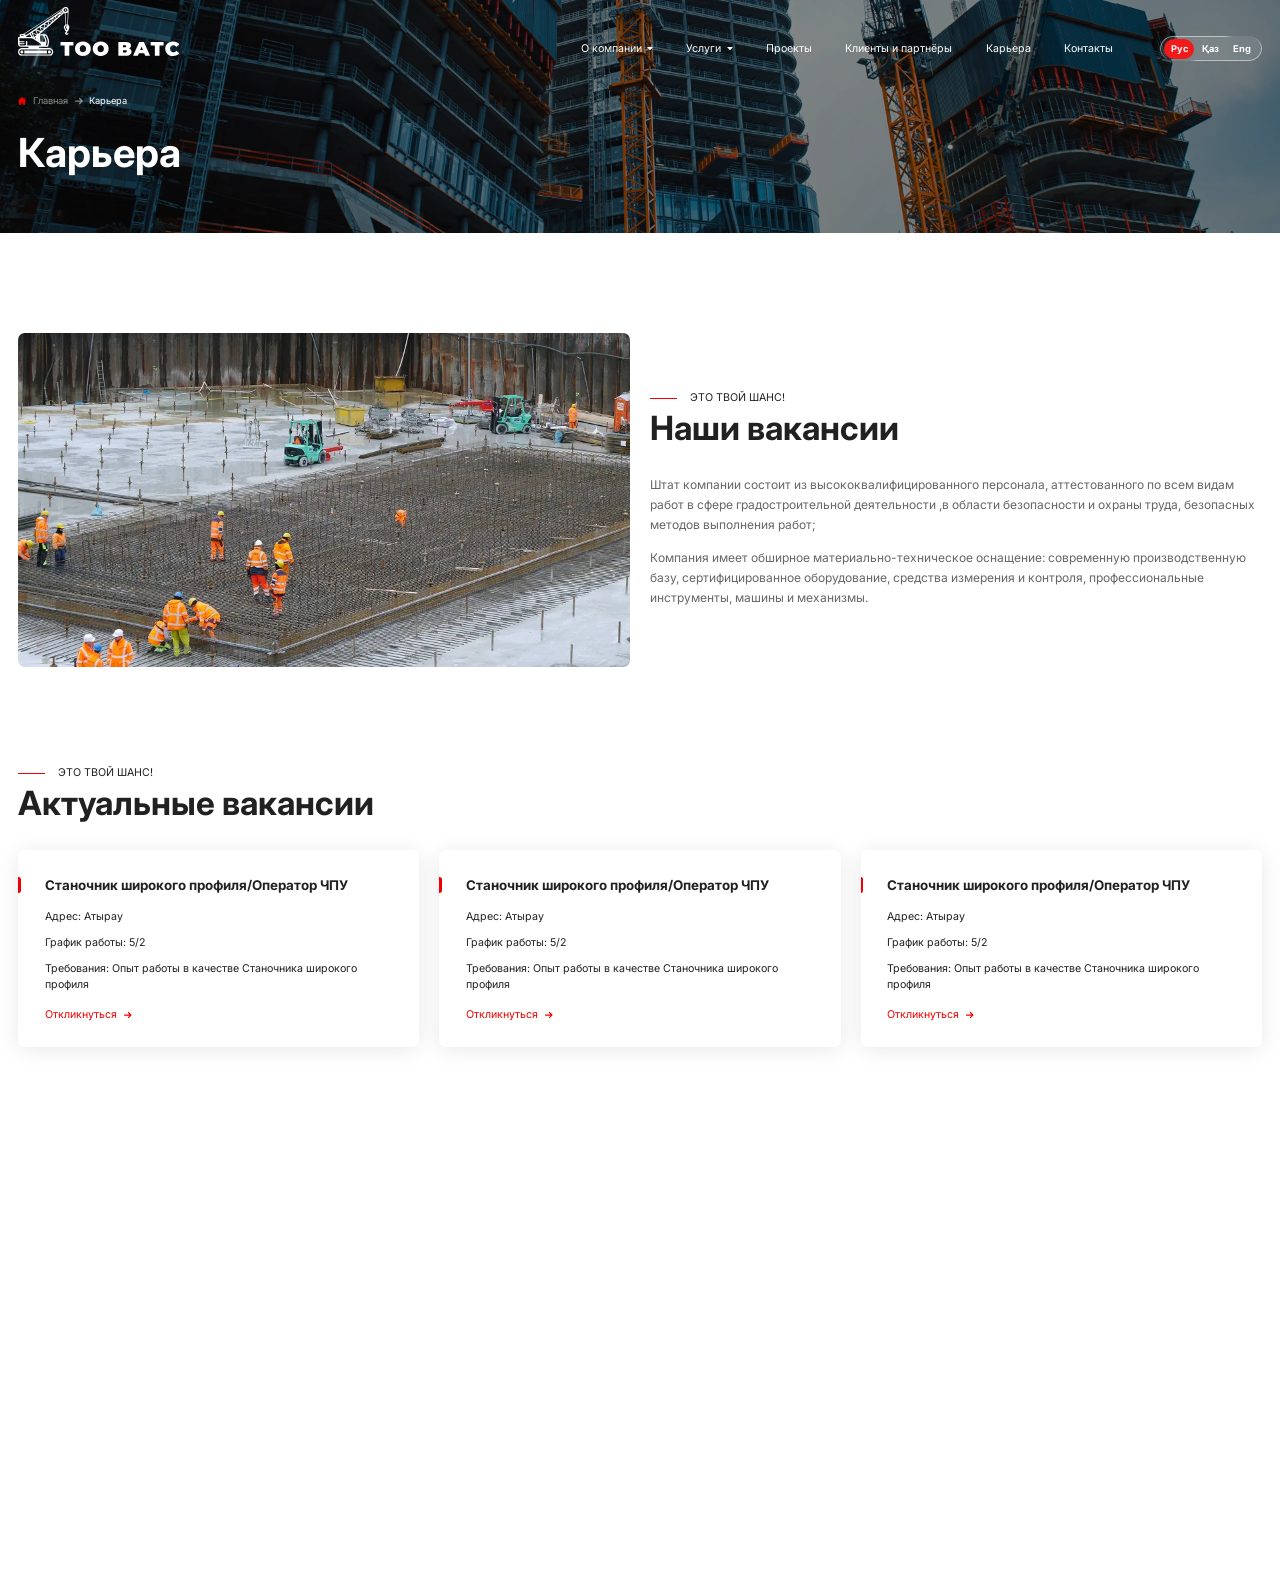
<file: career.html>
<!DOCTYPE html>
<html lang="en">

<head>
    <meta charset="UTF-8">
    <meta http-equiv="X-UA-Compatible" content="IE=edge">
    <meta name="viewport" content="width=device-width, initial-scale=1.0">
    <title>Career</title>

    <link rel="preconnect" href="https://fonts.googleapis.com">
    <link rel="preconnect" href="https://fonts.gstatic.com" crossorigin>
    <link
        href="https://fonts.googleapis.com/css2?family=Inter:ital,opsz,wght@0,14..32,100..900;1,14..32,100..900&display=swap"
        rel="stylesheet">

    <link rel="stylesheet" href="css/swiper.css">
    <link rel="stylesheet" href="css/aos.css">
    <link rel="stylesheet" href="css/fancybox.css">
    <link rel="stylesheet" href="css/style.min.css">
</head>

<body>
    <div class="big-wrapper">
          <header class="header">
            <div class="container">
                <div class="header__inner">
                    <a class="header__logo" href="#" data-aos="fade">
                        <img src="images/logo.svg" alt="logo">
                    </a>
                    <div class="header__wrapper">
                        <nav class="header__menu menu" data-aos="fade">
                            <ul class="menu__list">
                                <li class="menu__item">
                                    <div class="menu__dropdown dropdown">
                                        <div class="dropdown__head">
                                            <span>
                                                О компании
                                            </span>
                                            <svg width="9" height="5" viewBox="0 0 9 5" fill="none"
                                                xmlns="http://www.w3.org/2000/svg">
                                                <path
                                                    d="M4.50009 5L9 0L5.3857 -1.57986e-07L3.61436 -2.35414e-07L0 -3.93402e-07L4.50009 5Z"
                                                    fill="white" />
                                            </svg>
                                        </div>
                                        <ul class="dropdown__list">
                                            <li class="dropdown__item">
                                                <a class="dropdown__link" href="#">
                                                    Клиенты
                                                </a>
                                            </li>
                                            <li class="dropdown__item">
                                                <a class="dropdown__link" href="#">
                                                    Клиенты
                                                </a>
                                            </li>
                                        </ul>
                                    </div>
                                </li>
                                <li class="menu__item">
                                    <div class="menu__dropdown dropdown">
                                        <div class="dropdown__head">
                                            <span>
                                                Услуги
                                            </span>
                                            <svg width="9" height="5" viewBox="0 0 9 5" fill="none"
                                                xmlns="http://www.w3.org/2000/svg">
                                                <path
                                                    d="M4.50009 5L9 0L5.3857 -1.57986e-07L3.61436 -2.35414e-07L0 -3.93402e-07L4.50009 5Z"
                                                    fill="white" />
                                            </svg>
                                        </div>
                                        <ul class="dropdown__list">
                                            <li class="dropdown__item">
                                                <a class="dropdown__link" href="#">
                                                    Клиенты
                                                </a>
                                            </li>
                                            <li class="dropdown__item">
                                                <a class="dropdown__link" href="#">
                                                    Клиенты
                                                </a>
                                            </li>
                                        </ul>
                                    </div>
                                </li>
                                <li class="menu__item">
                                    <a class="menu__link" href="#">
                                        Проекты
                                    </a>
                                </li>
                                <li class="menu__item">
                                    <a class="menu__link" href="#">
                                        Клиенты и партнёры
                                    </a>
                                </li>
                                <li class="menu__item">
                                    <a class="menu__link" href="#">
                                        Карьера
                                    </a>
                                </li>
                                <li class="menu__item">
                                    <a class="menu__link" href="#">
                                        Контакты
                                    </a>
                                </li>
                            </ul>
                        </nav>
                        <div class="header__langs langs" data-aos="fade">
                            <ul class="langs__list">
                                <li class="langs__item">
                                    Рус
                                </li>
                                <li class="langs__item">
                                    <a class="langs__link" href="#">
                                        Қаз
                                    </a>
                                </li>
                                <li class="langs__item">
                                    <a class="langs__link" href="#">
                                        Eng
                                    </a>
                                </li>
                            </ul>
                        </div>
                    </div>
                    <div class="header__burger" data-aos="fade">
                        <span></span>
                        <span></span>
                        <span></span>
                    </div>
                </div>
            </div>
        </header>
        <div class="wrapper">
            <main class="main">
                <section class="main__head head">
                    <picture class="head__img">
                        <img src="images/head-img.jpg" alt="img">
                    </picture>
                    <div class="container">
                        <div class="head__inner">
                            <div class="head__breadcrumbs breadcrumbs" data-aos="fade-right">
                                <ul class="breadcrumbs__list">
                                    <li class="breadcrumbs__item">
                                        <a class="breadcrumbs__link" href="#">
                                            <svg width="13" height="13" viewBox="0 0 13 13" fill="none"
                                                xmlns="http://www.w3.org/2000/svg">
                                                <g clip-path="url(#clip0_5744_145729)">
                                                    <path
                                                        d="M12.7817 5.81L6.949 0.495292C6.69298 0.261978 6.30692 0.262003 6.05101 0.495266L0.218309 5.81002C0.0132296 5.9969 -0.0545125 6.28483 0.0456788 6.54353C0.145895 6.80223 0.389899 6.96938 0.667342 6.96938H1.59892V12.2943C1.59892 12.5054 1.77011 12.6766 1.98123 12.6766H5.17826C5.38938 12.6766 5.56056 12.5055 5.56056 12.2943V9.06118H7.43952V12.2943C7.43952 12.5055 7.6107 12.6766 7.82182 12.6766H11.0187C11.2298 12.6766 11.401 12.5055 11.401 12.2943V6.96938H12.3328C12.6102 6.96938 12.8542 6.80221 12.9544 6.54353C13.0545 6.2848 12.9867 5.9969 12.7817 5.81Z"
                                                        fill="#F20000" />
                                                    <path
                                                        d="M11.3018 1.08594H8.73438L11.6841 3.7681V1.46822C11.6841 1.2571 11.513 1.08594 11.3018 1.08594Z"
                                                        fill="#F20000" />
                                                </g>
                                                <defs>
                                                    <clipPath id="clip0_5744_145729">
                                                        <rect width="13" height="13" fill="white" />
                                                    </clipPath>
                                                </defs>
                                            </svg>
                                            <span>
                                                Главная
                                            </span>
                                        </a>
                                    </li>
                                    <li class="breadcrumbs__item">
                                        <svg width="12" height="12" viewBox="0 0 12 12" fill="none"
                                            xmlns="http://www.w3.org/2000/svg">
                                            <g opacity="0.5">
                                                <path
                                                    d="M11.8082 6.46686L7.47455 10.8006C7.35085 10.9243 7.18597 10.9922 7.01017 10.9922C6.83417 10.9922 6.66939 10.9242 6.54569 10.8006L6.15223 10.407C6.02862 10.2835 5.96052 10.1185 5.96052 9.94264C5.96052 9.76683 6.02862 9.5963 6.15223 9.47279L8.6804 6.93905H0.648286C0.286143 6.93905 0 6.65554 0 6.2933V5.73692C0 5.37468 0.286143 5.06258 0.648286 5.06258H8.70908L6.15232 2.5147C6.02872 2.391 5.96062 2.23051 5.96062 2.05461C5.96062 1.8789 6.02872 1.71607 6.15232 1.59247L6.54578 1.20018C6.66949 1.07647 6.83427 1.00906 7.01027 1.00906C7.18607 1.00906 7.35095 1.07735 7.47465 1.20105L11.8083 5.53468C11.9323 5.65877 12.0005 5.82443 12 6.00052C12.0004 6.17721 11.9323 6.34296 11.8082 6.46686Z"
                                                    fill="white" />
                                            </g>
                                        </svg>
                                        <span>
                                            Карьера
                                        </span>
                                    </li>
                                </ul>
                            </div>
                            <h1 class="head__title" data-aos="fade-right">
                                Карьера
                            </h1>
                        </div>
                    </div>
                </section>
                <section class="main__overview overview">
                    <div class="container">
                        <div class="overview__inner">
                            <picture class="overview__img" data-aos="fade-up">
                                <img src="images/overview-img-1.jpg" alt="img">
                            </picture>
                            <div class="overview__body">
                                <div class="overview__titling titling" data-aos="fade-right">
                                    <div class="titling__suptext">
                                        <span>

                                        </span>
                                        Это твой шанс!
                                    </div>
                                    <h2 class="titling__title">
                                        Наши вакансии
                                    </h2>
                                </div>
                                <div class="overview__texts" data-aos="fade-right">
                                    <p class="overview__text">
                                        Штат компании состоит из высококвалифицированного персонала, аттестованного по
                                        всем
                                        видам работ в сфере градостроительной деятельности ,в области безопасности и
                                        охраны
                                        труда, безопасных методов выполнения работ;
                                    </p>
                                    <p class="overview__text">
                                        Компания имеет обширное материально-техническое оснащение: современную
                                        производственную базу, сертифицированное оборудование, средства измерения и
                                        контроля, профессиональные инструменты, машины и механизмы.
                                    </p>
                                </div>
                            </div>
                        </div>
                    </div>
                </section>
                <section class="main__vacancies vacancies">
                    <div class="container">
                        <div class="vacancies__titling titling" data-aos="fade-right">
                            <div class="titling__suptext">
                                <span>

                                </span>
                                Это твой шанс!
                            </div>
                            <h2 class="titling__title">
                                Актуальные вакансии
                            </h2>
                        </div>
                        <div class="vacancies__items">
                            <div class="vacancies__item vacancies-item" data-aos="zoom-in">
                                <h5 class="vacancies-item__title">
                                    Станочник широкого профиля/Оператор ЧПУ
                                </h5>
                                <ul class="vacancies-item__list">
                                    <li class="vacancies-item__list-item">
                                        Адрес: Атырау
                                    </li>
                                    <li class="vacancies-item__list-item">
                                        График работы: 5/2
                                    </li>
                                    <li class="vacancies-item__list-item">
                                        Требования: Опыт работы в качестве Станочника широкого профиля
                                    </li>
                                </ul>
                                <a class="vacancies-item__link" href="#">
                                    <span>
                                        Откликнуться
                                    </span>
                                    <svg width="12" height="10" viewBox="0 0 12 10" fill="none"
                                        xmlns="http://www.w3.org/2000/svg">
                                        <path
                                            d="M11.3162 5.03278L7.16314 9.02655C7.04459 9.14055 6.88658 9.20312 6.7181 9.20312C6.54944 9.20312 6.39152 9.14046 6.27297 9.02655L5.89591 8.66386C5.77745 8.55004 5.71219 8.39801 5.71219 8.2359C5.71219 8.07389 5.77745 7.91673 5.89591 7.80291L8.31874 5.46794L0.621277 5.46794C0.274223 5.46794 1.27656e-06 5.20667 1.19467e-06 4.87284L1.06888e-06 4.3601C9.86984e-07 4.02628 0.274222 3.73866 0.621277 3.73866L8.34623 3.73866L5.896 1.39065C5.77754 1.27665 5.71228 1.12875 5.71228 0.966649C5.71228 0.804727 5.77754 0.654672 5.896 0.54076L6.27306 0.179244C6.39162 0.0652419 6.54953 0.00311572 6.71819 0.0031157C6.88667 0.00311567 7.04468 0.0660505 7.16323 0.180053L11.3163 4.17372C11.4351 4.28809 11.5005 4.44075 11.5 4.60303C11.5004 4.76585 11.4351 4.9186 11.3162 5.03278Z"
                                            fill="#F20000" />
                                    </svg>
                                </a>
                            </div>
                            <div class="vacancies__item vacancies-item" data-aos="zoom-in">
                                <h5 class="vacancies-item__title">
                                    Станочник широкого профиля/Оператор ЧПУ
                                </h5>
                                <ul class="vacancies-item__list">
                                    <li class="vacancies-item__list-item">
                                        Адрес: Атырау
                                    </li>
                                    <li class="vacancies-item__list-item">
                                        График работы: 5/2
                                    </li>
                                    <li class="vacancies-item__list-item">
                                        Требования: Опыт работы в качестве Станочника широкого профиля
                                    </li>
                                </ul>
                                <a class="vacancies-item__link" href="#">
                                    <span>
                                        Откликнуться
                                    </span>
                                    <svg width="12" height="10" viewBox="0 0 12 10" fill="none"
                                        xmlns="http://www.w3.org/2000/svg">
                                        <path
                                            d="M11.3162 5.03278L7.16314 9.02655C7.04459 9.14055 6.88658 9.20312 6.7181 9.20312C6.54944 9.20312 6.39152 9.14046 6.27297 9.02655L5.89591 8.66386C5.77745 8.55004 5.71219 8.39801 5.71219 8.2359C5.71219 8.07389 5.77745 7.91673 5.89591 7.80291L8.31874 5.46794L0.621277 5.46794C0.274223 5.46794 1.27656e-06 5.20667 1.19467e-06 4.87284L1.06888e-06 4.3601C9.86984e-07 4.02628 0.274222 3.73866 0.621277 3.73866L8.34623 3.73866L5.896 1.39065C5.77754 1.27665 5.71228 1.12875 5.71228 0.966649C5.71228 0.804727 5.77754 0.654672 5.896 0.54076L6.27306 0.179244C6.39162 0.0652419 6.54953 0.00311572 6.71819 0.0031157C6.88667 0.00311567 7.04468 0.0660505 7.16323 0.180053L11.3163 4.17372C11.4351 4.28809 11.5005 4.44075 11.5 4.60303C11.5004 4.76585 11.4351 4.9186 11.3162 5.03278Z"
                                            fill="#F20000" />
                                    </svg>
                                </a>
                            </div>
                            <div class="vacancies__item vacancies-item" data-aos="zoom-in">
                                <h5 class="vacancies-item__title">
                                    Станочник широкого профиля/Оператор ЧПУ
                                </h5>
                                <ul class="vacancies-item__list">
                                    <li class="vacancies-item__list-item">
                                        Адрес: Атырау
                                    </li>
                                    <li class="vacancies-item__list-item">
                                        График работы: 5/2
                                    </li>
                                    <li class="vacancies-item__list-item">
                                        Требования: Опыт работы в качестве Станочника широкого профиля
                                    </li>
                                </ul>
                                <a class="vacancies-item__link" href="#">
                                    <span>
                                        Откликнуться
                                    </span>
                                    <svg width="12" height="10" viewBox="0 0 12 10" fill="none"
                                        xmlns="http://www.w3.org/2000/svg">
                                        <path
                                            d="M11.3162 5.03278L7.16314 9.02655C7.04459 9.14055 6.88658 9.20312 6.7181 9.20312C6.54944 9.20312 6.39152 9.14046 6.27297 9.02655L5.89591 8.66386C5.77745 8.55004 5.71219 8.39801 5.71219 8.2359C5.71219 8.07389 5.77745 7.91673 5.89591 7.80291L8.31874 5.46794L0.621277 5.46794C0.274223 5.46794 1.27656e-06 5.20667 1.19467e-06 4.87284L1.06888e-06 4.3601C9.86984e-07 4.02628 0.274222 3.73866 0.621277 3.73866L8.34623 3.73866L5.896 1.39065C5.77754 1.27665 5.71228 1.12875 5.71228 0.966649C5.71228 0.804727 5.77754 0.654672 5.896 0.54076L6.27306 0.179244C6.39162 0.0652419 6.54953 0.00311572 6.71819 0.0031157C6.88667 0.00311567 7.04468 0.0660505 7.16323 0.180053L11.3163 4.17372C11.4351 4.28809 11.5005 4.44075 11.5 4.60303C11.5004 4.76585 11.4351 4.9186 11.3162 5.03278Z"
                                            fill="#F20000" />
                                    </svg>
                                </a>
                            </div>
                            <div class="vacancies__item vacancies-item" data-aos="zoom-in">
                                <h5 class="vacancies-item__title">
                                    Станочник широкого профиля/Оператор ЧПУ
                                </h5>
                                <ul class="vacancies-item__list">
                                    <li class="vacancies-item__list-item">
                                        Адрес: Атырау
                                    </li>
                                    <li class="vacancies-item__list-item">
                                        График работы: 5/2
                                    </li>
                                    <li class="vacancies-item__list-item">
                                        Требования: Опыт работы в качестве Станочника широкого профиля
                                    </li>
                                </ul>
                                <a class="vacancies-item__link" href="#">
                                    <span>
                                        Откликнуться
                                    </span>
                                    <svg width="12" height="10" viewBox="0 0 12 10" fill="none"
                                        xmlns="http://www.w3.org/2000/svg">
                                        <path
                                            d="M11.3162 5.03278L7.16314 9.02655C7.04459 9.14055 6.88658 9.20312 6.7181 9.20312C6.54944 9.20312 6.39152 9.14046 6.27297 9.02655L5.89591 8.66386C5.77745 8.55004 5.71219 8.39801 5.71219 8.2359C5.71219 8.07389 5.77745 7.91673 5.89591 7.80291L8.31874 5.46794L0.621277 5.46794C0.274223 5.46794 1.27656e-06 5.20667 1.19467e-06 4.87284L1.06888e-06 4.3601C9.86984e-07 4.02628 0.274222 3.73866 0.621277 3.73866L8.34623 3.73866L5.896 1.39065C5.77754 1.27665 5.71228 1.12875 5.71228 0.966649C5.71228 0.804727 5.77754 0.654672 5.896 0.54076L6.27306 0.179244C6.39162 0.0652419 6.54953 0.00311572 6.71819 0.0031157C6.88667 0.00311567 7.04468 0.0660505 7.16323 0.180053L11.3163 4.17372C11.4351 4.28809 11.5005 4.44075 11.5 4.60303C11.5004 4.76585 11.4351 4.9186 11.3162 5.03278Z"
                                            fill="#F20000" />
                                    </svg>
                                </a>
                            </div>
                            <div class="vacancies__item vacancies-item" data-aos="zoom-in">
                                <h5 class="vacancies-item__title">
                                    Станочник широкого профиля/Оператор ЧПУ
                                </h5>
                                <ul class="vacancies-item__list">
                                    <li class="vacancies-item__list-item">
                                        Адрес: Атырау
                                    </li>
                                    <li class="vacancies-item__list-item">
                                        График работы: 5/2
                                    </li>
                                    <li class="vacancies-item__list-item">
                                        Требования: Опыт работы в качестве Станочника широкого профиля
                                    </li>
                                </ul>
                                <a class="vacancies-item__link" href="#">
                                    <span>
                                        Откликнуться
                                    </span>
                                    <svg width="12" height="10" viewBox="0 0 12 10" fill="none"
                                        xmlns="http://www.w3.org/2000/svg">
                                        <path
                                            d="M11.3162 5.03278L7.16314 9.02655C7.04459 9.14055 6.88658 9.20312 6.7181 9.20312C6.54944 9.20312 6.39152 9.14046 6.27297 9.02655L5.89591 8.66386C5.77745 8.55004 5.71219 8.39801 5.71219 8.2359C5.71219 8.07389 5.77745 7.91673 5.89591 7.80291L8.31874 5.46794L0.621277 5.46794C0.274223 5.46794 1.27656e-06 5.20667 1.19467e-06 4.87284L1.06888e-06 4.3601C9.86984e-07 4.02628 0.274222 3.73866 0.621277 3.73866L8.34623 3.73866L5.896 1.39065C5.77754 1.27665 5.71228 1.12875 5.71228 0.966649C5.71228 0.804727 5.77754 0.654672 5.896 0.54076L6.27306 0.179244C6.39162 0.0652419 6.54953 0.00311572 6.71819 0.0031157C6.88667 0.00311567 7.04468 0.0660505 7.16323 0.180053L11.3163 4.17372C11.4351 4.28809 11.5005 4.44075 11.5 4.60303C11.5004 4.76585 11.4351 4.9186 11.3162 5.03278Z"
                                            fill="#F20000" />
                                    </svg>
                                </a>
                            </div>
                            <div class="vacancies__item vacancies-item" data-aos="zoom-in">
                                <h5 class="vacancies-item__title">
                                    Станочник широкого профиля/Оператор ЧПУ
                                </h5>
                                <ul class="vacancies-item__list">
                                    <li class="vacancies-item__list-item">
                                        Адрес: Атырау
                                    </li>
                                    <li class="vacancies-item__list-item">
                                        График работы: 5/2
                                    </li>
                                    <li class="vacancies-item__list-item">
                                        Требования: Опыт работы в качестве Станочника широкого профиля
                                    </li>
                                </ul>
                                <a class="vacancies-item__link" href="#">
                                    <span>
                                        Откликнуться
                                    </span>
                                    <svg width="12" height="10" viewBox="0 0 12 10" fill="none"
                                        xmlns="http://www.w3.org/2000/svg">
                                        <path
                                            d="M11.3162 5.03278L7.16314 9.02655C7.04459 9.14055 6.88658 9.20312 6.7181 9.20312C6.54944 9.20312 6.39152 9.14046 6.27297 9.02655L5.89591 8.66386C5.77745 8.55004 5.71219 8.39801 5.71219 8.2359C5.71219 8.07389 5.77745 7.91673 5.89591 7.80291L8.31874 5.46794L0.621277 5.46794C0.274223 5.46794 1.27656e-06 5.20667 1.19467e-06 4.87284L1.06888e-06 4.3601C9.86984e-07 4.02628 0.274222 3.73866 0.621277 3.73866L8.34623 3.73866L5.896 1.39065C5.77754 1.27665 5.71228 1.12875 5.71228 0.966649C5.71228 0.804727 5.77754 0.654672 5.896 0.54076L6.27306 0.179244C6.39162 0.0652419 6.54953 0.00311572 6.71819 0.0031157C6.88667 0.00311567 7.04468 0.0660505 7.16323 0.180053L11.3163 4.17372C11.4351 4.28809 11.5005 4.44075 11.5 4.60303C11.5004 4.76585 11.4351 4.9186 11.3162 5.03278Z"
                                            fill="#F20000" />
                                    </svg>
                                </a>
                            </div>
                        </div>
                    </div>
                </section>
            </main>
            <footer class="footer" data-aos="fade">
                <div class="container">
                    <div class="footer__top">
                        <a class="footer__logo" href="#">
                            <img src="images/logo-red.svg" alt="logo">
                        </a>
                        <nav class="footer__menu menu menu--additional">
                            <ul class="menu__list">
                                <li class="menu__item">
                                    <div class="menu__dropdown dropdown">
                                        <div class="dropdown__head">
                                            <span>
                                                О компании
                                            </span>
                                            <svg width="9" height="5" viewBox="0 0 9 5" fill="none"
                                                xmlns="http://www.w3.org/2000/svg">
                                                <path
                                                    d="M4.50009 5L9 0L5.3857 -1.57986e-07L3.61436 -2.35414e-07L0 -3.93402e-07L4.50009 5Z"
                                                    fill="white" />
                                            </svg>
                                        </div>
                                        <ul class="dropdown__list">
                                            <li class="dropdown__item">
                                                <a class="dropdown__link" href="#">
                                                    Клиенты
                                                </a>
                                            </li>
                                            <li class="dropdown__item">
                                                <a class="dropdown__link" href="#">
                                                    Клиенты
                                                </a>
                                            </li>
                                        </ul>
                                    </div>
                                </li>
                                <li class="menu__item">
                                    <a class="menu__link" href="#">
                                        Карьера
                                    </a>
                                </li>
                                <li class="menu__item">
                                    <div class="menu__dropdown dropdown">
                                        <div class="dropdown__head">
                                            <span>
                                                Услуги
                                            </span>
                                            <svg width="9" height="5" viewBox="0 0 9 5" fill="none"
                                                xmlns="http://www.w3.org/2000/svg">
                                                <path
                                                    d="M4.50009 5L9 0L5.3857 -1.57986e-07L3.61436 -2.35414e-07L0 -3.93402e-07L4.50009 5Z"
                                                    fill="white" />
                                            </svg>
                                        </div>
                                        <ul class="dropdown__list">
                                            <li class="dropdown__item">
                                                <a class="dropdown__link" href="#">
                                                    Клиенты
                                                </a>
                                            </li>
                                            <li class="dropdown__item">
                                                <a class="dropdown__link" href="#">
                                                    Клиенты
                                                </a>
                                            </li>
                                        </ul>
                                    </div>
                                </li>
                                <li class="menu__item">
                                    <a class="menu__link" href="#">
                                        Закупки
                                    </a>
                                </li>
                                <li class="menu__item">
                                    <a class="menu__link" href="#">
                                        Проекты
                                    </a>
                                </li>
                                <li class="menu__item">
                                    <a class="menu__link" href="#">
                                        Контакты
                                    </a>
                                </li>
                                <li class="menu__item">
                                    <a class="menu__link" href="#">
                                        Клиенты и партнёры
                                    </a>
                                </li>
                            </ul>
                        </nav>
                        <div class="footer__connections connections connections--additional">
                            <ul class="connections__list">
                                <li class="connections__list-item">
                                    <div class="connections__icon">
                                        <svg width="22" height="22" viewBox="0 0 22 22" fill="none"
                                            xmlns="http://www.w3.org/2000/svg">
                                            <g clip-path="url(#clip0_5744_152591)">
                                                <path
                                                    d="M3.57511 11.0021C3.57511 8.29171 3.57031 5.58129 3.57511 2.87086C3.57991 1.4365 4.51057 0.309153 5.91615 0.0405098C6.10324 0.0069293 6.29992 0.00213209 6.48702 0.00213209C9.49487 0.00213209 12.4979 -0.00266512 15.5058 0.00213209C17.2088 0.00213209 18.4225 1.21583 18.4225 2.91883C18.4225 8.3061 18.4225 13.6934 18.4225 19.0806C18.4225 20.7836 17.2088 21.9973 15.5058 21.9973C12.4979 22.0021 9.49487 22.0021 6.48702 21.9973C4.7888 21.9973 3.57511 20.7788 3.57031 19.0806C3.57511 16.3894 3.57511 13.6934 3.57511 11.0021ZM5.11501 10.9829C5.11501 13.679 5.11501 16.3702 5.11501 19.0662C5.11501 19.9489 5.63791 20.467 6.5158 20.467C9.50446 20.467 12.4931 20.467 15.4866 20.467C15.6305 20.467 15.7792 20.4622 15.9135 20.4286C16.5372 20.2751 16.8874 19.7714 16.8874 19.0423C16.8874 14.8447 16.8874 10.6471 16.8874 6.45438C16.8874 5.26467 16.8922 4.07017 16.8874 2.88046C16.8826 2.21844 16.4988 1.69075 15.8943 1.58521C15.5202 1.52285 15.1316 1.56123 14.7478 1.55643C14.6327 1.7723 14.5127 1.98818 14.3976 2.20405C14.3784 2.23763 14.3592 2.27601 14.34 2.30959C14.1482 2.62621 13.8699 2.8133 13.4957 2.8133C11.8407 2.81809 10.1857 2.81809 8.53063 2.8133C8.13726 2.8133 7.84942 2.61661 7.66233 2.27121C7.56159 2.07932 7.47044 1.88264 7.3697 1.69555C7.34092 1.63798 7.27855 1.55643 7.23058 1.55643C6.82282 1.56123 6.40546 1.53244 6.01689 1.61879C5.44122 1.74832 5.11501 2.26641 5.11501 2.93323C5.11501 5.61007 5.11501 8.29651 5.11501 10.9829Z"
                                                    fill="#F20000" />
                                                <path
                                                    d="M11.0005 18.9239C10.6647 18.9239 10.3289 18.9287 9.9931 18.9239C9.54696 18.9143 9.22075 18.6025 9.21115 18.1851C9.20156 17.7534 9.51338 17.408 9.96911 17.3936C10.6551 17.3792 11.3411 17.3792 12.0271 17.3936C12.4781 17.4032 12.7947 17.7534 12.7851 18.1851C12.7755 18.6025 12.4493 18.9143 12.0031 18.9239C11.6721 18.9335 11.3363 18.9239 11.0005 18.9239Z"
                                                    fill="#F20000" />
                                            </g>
                                            <defs>
                                                <clipPath id="clip0_5744_152591">
                                                    <rect width="14.8522" height="22" fill="white"
                                                        transform="translate(3.57422)" />
                                                </clipPath>
                                            </defs>
                                        </svg>
                                    </div>
                                    <div class="connections__box">
                                        <div class="connections__suptext">
                                            Отдел продаж
                                        </div>
                                        <a class="connections__link" href="+77711210888">
                                            +7 771 121 08 88
                                        </a>
                                        <a class="connections__link" href="+77711218828">
                                            +7 771 121 8828
                                        </a>
                                    </div>
                                </li>
                                <li class="connections__list-item">
                                    <div class="connections__icon">
                                        <svg width="22" height="22" viewBox="0 0 22 22" fill="none"
                                            xmlns="http://www.w3.org/2000/svg">
                                            <g clip-path="url(#clip0_5744_152636)">
                                                <path
                                                    d="M10.9719 22.0006C10.1821 21.2923 9.38364 20.6098 8.62383 19.8886C6.98403 18.3346 5.49446 16.6476 4.24529 14.7588C3.38676 13.4582 2.68276 12.0802 2.3651 10.5348C2.05603 9.04099 2.15476 7.5643 2.62695 6.11338C3.15066 4.49933 4.06071 3.14713 5.36139 2.06109C6.65778 0.979329 8.14734 0.309671 9.82578 0.0821587C11.384 -0.128183 12.8908 0.064988 14.3417 0.665964C15.7626 1.25406 16.9559 2.15552 17.9089 3.36606C18.8318 4.53796 19.4285 5.86011 19.6775 7.33679C19.9522 8.95943 19.7891 10.5391 19.1795 12.0716C18.5056 13.7629 17.5011 15.2525 16.3635 16.6605C14.8096 18.5879 13.0582 20.3222 11.1308 21.8761C11.1007 21.9019 11.0578 21.9319 10.9719 22.0006ZM10.9977 19.7384C11.0449 19.704 11.0792 19.6783 11.1093 19.6525C12.2168 18.6566 13.2857 17.6221 14.2644 16.4974C15.5608 15.0078 16.7327 13.441 17.5183 11.608C18.2094 9.99396 18.3081 8.33699 17.7544 6.6886C16.8486 4.00138 14.9641 2.36157 12.1653 1.82928C10.7659 1.56313 9.40081 1.7606 8.10442 2.3487C6.45173 3.09991 5.24978 4.31045 4.52003 5.96743C3.90188 7.37543 3.73876 8.84352 4.08217 10.3503C4.38695 11.6896 5.04373 12.8658 5.79495 13.9947C7.06129 15.8835 8.60666 17.5276 10.2593 19.0773C10.504 19.3005 10.7487 19.5151 10.9977 19.7384Z"
                                                    fill="#F20000" />
                                                <path
                                                    d="M10.9933 12.8827C8.74393 12.8784 6.91954 11.0455 6.92384 8.79609C6.92813 6.55102 8.77398 4.71375 11.0148 4.72663C13.2598 4.73522 15.0928 6.57678 15.0842 8.81756C15.0756 11.0669 13.2427 12.8913 10.9933 12.8827ZM10.9976 11.1657C12.2983 11.1657 13.3586 10.1097 13.3629 8.81326C13.3629 7.51258 12.3026 6.448 11.0062 6.448C9.70979 6.4437 8.6452 7.50829 8.64091 8.80468C8.64091 10.1011 9.69691 11.1614 10.9976 11.1657Z"
                                                    fill="#F20000" />
                                            </g>
                                            <defs>
                                                <clipPath id="clip0_5744_152636">
                                                    <rect width="17.6215" height="22" fill="white"
                                                        transform="translate(2.18945)" />
                                                </clipPath>
                                            </defs>
                                        </svg>
                                    </div>
                                    <div class="connections__box">
                                        <div class="connections__suptext">
                                            Адрес
                                        </div>
                                        <a class="connections__link" href="#">
                                            г.Атырау, ул. Сатпаева 43А, ТРЦ Infinity Mall
                                        </a>
                                    </div>
                                </li>
                                <li class="connections__list-item">
                                    <div class="connections__icon">
                                        <svg width="22" height="22" viewBox="0 0 22 22" fill="none"
                                            xmlns="http://www.w3.org/2000/svg">
                                            <g clip-path="url(#clip0_5744_138671)">
                                                <g clip-path="url(#clip1_5744_138671)">
                                                    <path
                                                        d="M10.9976 2.375C13.1942 2.375 15.3859 2.375 17.5824 2.375C20.1328 2.375 22.0051 4.24724 22.0051 6.79762C22.0051 9.58387 22.0051 12.3652 22.0051 15.1515C22.0051 17.7018 20.1328 19.5741 17.5824 19.5741C13.1942 19.5741 8.80108 19.5741 4.41286 19.5741C1.86248 19.5741 -0.00976562 17.7018 -0.00976562 15.1515C-0.00976562 12.3456 -0.00976562 9.53473 -0.00976562 6.72391C-0.0048516 4.59122 1.4153 2.86149 3.50868 2.45362C3.79369 2.39957 4.09344 2.37991 4.38829 2.375C6.59468 2.375 8.79617 2.375 10.9976 2.375ZM10.9976 4.09491C8.80108 4.09491 6.60943 4.09491 4.41286 4.09491C2.8158 4.09491 1.71014 5.20056 1.71014 6.79762C1.71014 9.57896 1.71014 12.3652 1.71014 15.1465C1.71014 16.7387 2.82071 17.8493 4.41286 17.8493C8.80108 17.8493 13.1893 17.8493 17.5775 17.8493C19.1746 17.8493 20.2802 16.7387 20.2802 15.1465C20.2802 12.3652 20.2802 9.57896 20.2802 6.79762C20.2802 5.20548 19.1697 4.09491 17.5775 4.09491C15.3859 4.09491 13.1942 4.09491 10.9976 4.09491Z"
                                                        fill="#F20000" />
                                                    <path
                                                        d="M13.6025 12.2209C13.3323 12.4715 13.0964 12.6828 12.8704 12.9089C11.8138 13.9654 10.1824 13.9654 9.13078 12.904C8.90473 12.6779 8.66886 12.4666 8.44282 12.2504C8.23151 12.4568 7.99564 12.673 7.77451 12.8991C6.84084 13.8671 5.91209 14.8352 4.98334 15.8033C4.59513 16.2111 4.06442 16.2504 3.69587 15.8966C3.32732 15.5477 3.35189 15.0121 3.74009 14.6091C4.86541 13.4396 5.9858 12.2701 7.11111 11.1005C7.15043 11.0612 7.18482 11.017 7.23888 10.958C6.89981 10.6091 6.56566 10.2602 6.2315 9.91625C5.40103 9.0563 4.56565 8.20126 3.73518 7.3413C3.35189 6.94818 3.33223 6.42238 3.68604 6.06857C4.04476 5.70984 4.58531 5.73933 4.97351 6.13736C6.73273 7.95555 8.49687 9.76883 10.2561 11.587C10.777 12.1226 11.2291 12.1226 11.75 11.5821C13.5141 9.76392 15.2733 7.95064 17.0325 6.13245C17.4109 5.73933 17.9367 5.70493 18.3003 6.04891C18.6689 6.39781 18.6542 6.93344 18.261 7.33639C17.1456 8.48627 16.0252 9.64106 14.9097 10.7909C14.8654 10.8352 14.8212 10.8843 14.7623 10.9531C15.121 11.3266 15.4748 11.7 15.8286 12.0686C16.6443 12.9187 17.465 13.7688 18.2807 14.619C18.6542 15.0121 18.664 15.5477 18.3003 15.8917C17.9318 16.2357 17.406 16.2013 17.0325 15.8082C15.9269 14.6583 14.8212 13.5035 13.7156 12.3536C13.6664 12.3143 13.632 12.2602 13.6025 12.2209Z"
                                                        fill="#F20000" />
                                                </g>
                                            </g>
                                            <defs>
                                                <clipPath id="clip0_5744_138671">
                                                    <rect width="22" height="22" fill="white" />
                                                </clipPath>
                                                <clipPath id="clip1_5744_138671">
                                                    <rect width="22.0197" height="17.204" fill="white"
                                                        transform="translate(-0.00976562 2.375)" />
                                                </clipPath>
                                            </defs>
                                        </svg>
                                    </div>
                                    <div class="connections__box">
                                        <div class="connections__suptext">
                                            Email
                                        </div>
                                        <a class="connections__link" href="mailto:client@example.kz">
                                            client@example.kz
                                        </a>
                                    </div>
                                </li>
                                <li class="connections__list-item">
                                    <div class="connections__icon">
                                        <svg width="22" height="22" viewBox="0 0 22 22" fill="none"
                                            xmlns="http://www.w3.org/2000/svg">
                                            <g clip-path="url(#clip0_5744_138671)">
                                                <g clip-path="url(#clip1_5744_138671)">
                                                    <path
                                                        d="M10.9976 2.375C13.1942 2.375 15.3859 2.375 17.5824 2.375C20.1328 2.375 22.0051 4.24724 22.0051 6.79762C22.0051 9.58387 22.0051 12.3652 22.0051 15.1515C22.0051 17.7018 20.1328 19.5741 17.5824 19.5741C13.1942 19.5741 8.80108 19.5741 4.41286 19.5741C1.86248 19.5741 -0.00976562 17.7018 -0.00976562 15.1515C-0.00976562 12.3456 -0.00976562 9.53473 -0.00976562 6.72391C-0.0048516 4.59122 1.4153 2.86149 3.50868 2.45362C3.79369 2.39957 4.09344 2.37991 4.38829 2.375C6.59468 2.375 8.79617 2.375 10.9976 2.375ZM10.9976 4.09491C8.80108 4.09491 6.60943 4.09491 4.41286 4.09491C2.8158 4.09491 1.71014 5.20056 1.71014 6.79762C1.71014 9.57896 1.71014 12.3652 1.71014 15.1465C1.71014 16.7387 2.82071 17.8493 4.41286 17.8493C8.80108 17.8493 13.1893 17.8493 17.5775 17.8493C19.1746 17.8493 20.2802 16.7387 20.2802 15.1465C20.2802 12.3652 20.2802 9.57896 20.2802 6.79762C20.2802 5.20548 19.1697 4.09491 17.5775 4.09491C15.3859 4.09491 13.1942 4.09491 10.9976 4.09491Z"
                                                        fill="#F20000" />
                                                    <path
                                                        d="M13.6025 12.2209C13.3323 12.4715 13.0964 12.6828 12.8704 12.9089C11.8138 13.9654 10.1824 13.9654 9.13078 12.904C8.90473 12.6779 8.66886 12.4666 8.44282 12.2504C8.23151 12.4568 7.99564 12.673 7.77451 12.8991C6.84084 13.8671 5.91209 14.8352 4.98334 15.8033C4.59513 16.2111 4.06442 16.2504 3.69587 15.8966C3.32732 15.5477 3.35189 15.0121 3.74009 14.6091C4.86541 13.4396 5.9858 12.2701 7.11111 11.1005C7.15043 11.0612 7.18482 11.017 7.23888 10.958C6.89981 10.6091 6.56566 10.2602 6.2315 9.91625C5.40103 9.0563 4.56565 8.20126 3.73518 7.3413C3.35189 6.94818 3.33223 6.42238 3.68604 6.06857C4.04476 5.70984 4.58531 5.73933 4.97351 6.13736C6.73273 7.95555 8.49687 9.76883 10.2561 11.587C10.777 12.1226 11.2291 12.1226 11.75 11.5821C13.5141 9.76392 15.2733 7.95064 17.0325 6.13245C17.4109 5.73933 17.9367 5.70493 18.3003 6.04891C18.6689 6.39781 18.6542 6.93344 18.261 7.33639C17.1456 8.48627 16.0252 9.64106 14.9097 10.7909C14.8654 10.8352 14.8212 10.8843 14.7623 10.9531C15.121 11.3266 15.4748 11.7 15.8286 12.0686C16.6443 12.9187 17.465 13.7688 18.2807 14.619C18.6542 15.0121 18.664 15.5477 18.3003 15.8917C17.9318 16.2357 17.406 16.2013 17.0325 15.8082C15.9269 14.6583 14.8212 13.5035 13.7156 12.3536C13.6664 12.3143 13.632 12.2602 13.6025 12.2209Z"
                                                        fill="#F20000" />
                                                </g>
                                            </g>
                                            <defs>
                                                <clipPath id="clip0_5744_138671">
                                                    <rect width="22" height="22" fill="white" />
                                                </clipPath>
                                                <clipPath id="clip1_5744_138671">
                                                    <rect width="22.0197" height="17.204" fill="white"
                                                        transform="translate(-0.00976562 2.375)" />
                                                </clipPath>
                                            </defs>
                                        </svg>
                                    </div>
                                    <div class="connections__box">
                                        <div class="connections__suptext">
                                            Email
                                        </div>
                                        <a class="connections__link" href="mailto:client@example.kz">
                                            client@example.kz
                                        </a>
                                    </div>
                                </li>
                            </ul>
                        </div>
                    </div>
                    <div class="footer__bottom">
                        <p class="footer__copy">
                            © 2026, TOO ВАТС
                        </p>
                        <div class="footer__develoer">
                            <p class="footer__developer-text">
                                Разработка:
                            </p>
                            <div class="footer__developer-logo">
                                <svg width="112" height="30" viewBox="0 0 112 30" fill="none"
                                    xmlns="http://www.w3.org/2000/svg">
                                    <g clip-path="url(#clip0_5605_55528)">
                                        <path d="M98.0195 26.0117L100.181 29.6611H98.0195V26.0117Z" fill="#FFE100" />
                                        <path
                                            d="M111.174 9.06641V21.0302H104.145V23.6555H107.158L103.85 29.2223V29.6648H103.686L100.723 25.1473L103.416 21.0302H100.074L98.0179 24.4141V17.916H95.0469V29.6648H93.4624V26.9004H90.5801V9.06641H111.174Z"
                                            fill="#FFE100" />
                                        <path d="M108.01 27.0192L111.175 21.6758V27.0192H108.01Z" fill="#FFE100" />
                                        <path
                                            d="M23.4381 25.6589V13.9648H19.0723V29.6033H29.0007V25.6589H23.4381V25.6589Z"
                                            fill="white" />
                                        <path
                                            d="M38.2877 13.5703C33.2603 13.5703 29.6699 17.009 29.6699 21.7878C29.6699 26.5665 33.2603 30.001 38.2877 30.001C43.2983 30.001 46.8718 26.5749 46.8718 21.7878C46.8718 16.9921 43.2983 13.5703 38.2877 13.5703ZM38.2877 25.9892C35.9068 25.9892 34.1579 24.2193 34.1579 21.7878C34.1579 19.352 35.9068 17.5779 38.2877 17.5779C40.6645 17.5779 42.388 19.3394 42.388 21.7878C42.388 24.2361 40.6645 25.9892 38.2877 25.9892Z"
                                            fill="white" />
                                        <path
                                            d="M58.8528 13.9648V22.1696L52.8477 13.9648H49.0762V29.6033H53.2565V21.1161L59.4638 29.6033H63.0289V13.9648H58.8528Z"
                                            fill="white" />
                                        <path d="M66.0586 13.9648V29.6033H70.4244V13.9648H66.0586Z" fill="white" />
                                        <path
                                            d="M83.2317 13.9648V22.1696L77.2266 13.9648H73.4551V29.6033H77.6313V21.1161L83.8428 29.6033H87.4079V13.9648H83.2317Z"
                                            fill="white" />
                                        <path
                                            d="M2.58677 5.3609C1.49529 5.1797 0.530248 5.01537 0.530248 4.01242C0.530248 3.1696 1.31411 2.6049 2.51095 2.6049C3.72033 2.6049 4.46201 3.16538 4.52951 4.10933H4.90873C4.84556 2.95468 3.93947 2.23828 2.51516 2.23828C1.10341 2.23828 0.142584 2.9589 0.142584 4.02082C0.142584 5.33561 1.33942 5.54212 2.49829 5.7444C3.60233 5.92982 4.69381 6.13208 4.69381 7.29517C4.69381 8.22227 3.84677 8.82067 2.5699 8.82067C1.30146 8.82067 0.505041 8.24334 0.399691 7.24461H0.0078125C0.113162 8.45827 1.0529 9.19573 2.56146 9.19573C4.07436 9.19573 5.08569 8.43298 5.08569 7.28255C5.08569 5.79496 3.7583 5.55476 2.58677 5.3609Z"
                                            fill="white" />
                                        <path
                                            d="M9.3554 8.68752C8.31032 8.68752 7.71185 8.07225 7.71185 7.01454V2.72881H10.1434V2.37906H7.71185V0.398438H7.31575V2.37906H5.77344V2.72881H7.31575V7.03139C7.31575 8.29983 8.07431 9.0668 9.32166 9.0668H10.1982V8.68752H9.3554Z"
                                            fill="white" />
                                        <path
                                            d="M16.7211 2.36719V6.21042C16.7211 7.80757 15.794 8.80631 14.298 8.80631C12.802 8.80631 11.8707 7.81177 11.8707 6.21042V2.36719H11.4746V6.25677C11.4746 8.04356 12.5702 9.19399 14.298 9.19399C16.0257 9.19399 17.1172 8.04356 17.1172 6.25677V2.36719H16.7211Z"
                                            fill="white" />
                                        <path
                                            d="M25.2832 0V4.05394C24.7311 2.95407 23.627 2.23767 22.2532 2.23767C20.2937 2.23767 18.8398 3.73366 18.8398 5.7185C18.8398 7.6949 20.2937 9.19511 22.2532 9.19511C23.6354 9.19511 24.7438 8.47028 25.2916 7.35779L25.3464 9.06448H25.6793V0H25.2832ZM22.2743 8.80743C20.5424 8.80743 19.2402 7.47576 19.2402 5.71851C19.2402 3.94859 20.5424 2.62536 22.2743 2.62536C24.0231 2.62536 25.3 3.93596 25.3 5.71851C25.3 7.49683 24.0231 8.80743 22.2743 8.80743Z"
                                            fill="white" />
                                        <path
                                            d="M28.1201 2.37008V9.06625H28.5162V2.37008H28.1201ZM28.0273 0.191406V0.88252H28.6089V0.191406H28.0273Z"
                                            fill="white" />
                                        <path
                                            d="M33.8503 2.23828C31.8613 2.23828 30.3652 3.71321 30.3652 5.71911C30.3652 7.70814 31.8613 9.19572 33.8503 9.19572C35.8478 9.19572 37.3353 7.70815 37.3353 5.71911C37.3353 3.72586 35.8477 2.23828 33.8503 2.23828ZM33.8503 8.80804C32.0888 8.80804 30.7656 7.48903 30.7656 5.71912C30.7656 3.93657 32.0804 2.62597 33.8503 2.62597C35.6202 2.62597 36.9308 3.94498 36.9308 5.71912C36.9308 7.48903 35.6202 8.80804 33.8503 8.80804Z"
                                            fill="white" />
                                        <path
                                            d="M8.65456 23.5357C9.62121 23.5357 10.4048 22.7521 10.4048 21.7854C10.4048 20.8188 9.62121 20.0352 8.65456 20.0352C7.68792 20.0352 6.9043 20.8188 6.9043 21.7854C6.9043 22.7521 7.68792 23.5357 8.65456 23.5357Z"
                                            fill="#FFE100" />
                                        <path
                                            d="M12.4897 23.5366V25.7827H8.49479C6.29505 25.7827 4.49564 23.9917 4.49564 21.7878C4.49564 19.5796 6.29506 17.7886 8.49479 17.7886C10.0751 17.7886 11.4404 18.7073 12.0894 20.0347H16.5226C15.7219 16.339 12.4308 13.5703 8.49479 13.5703C3.96044 13.5703 0.277344 17.245 0.277344 21.7878C0.277337 26.3221 3.96044 30.001 8.49479 30.001H16.7122V23.5366H12.4897Z"
                                            fill="white" />
                                    </g>
                                    <defs>
                                        <clipPath id="clip0_5605_55528">
                                            <rect width="111.183" height="30" fill="white" />
                                        </clipPath>
                                    </defs>
                                </svg>
                            </div>
                        </div>
                    </div>
                </div>
            </footer>
        </div>
    </div>

    <script src="js/jquery.js"></script>
    <script src="js/aos.js"></script>
    <script src="js/swiper.js"></script>
    <script src="js/fancybox.js"></script>
    <script src="js/main.min.js"></script>
</body>

</html>
</file>
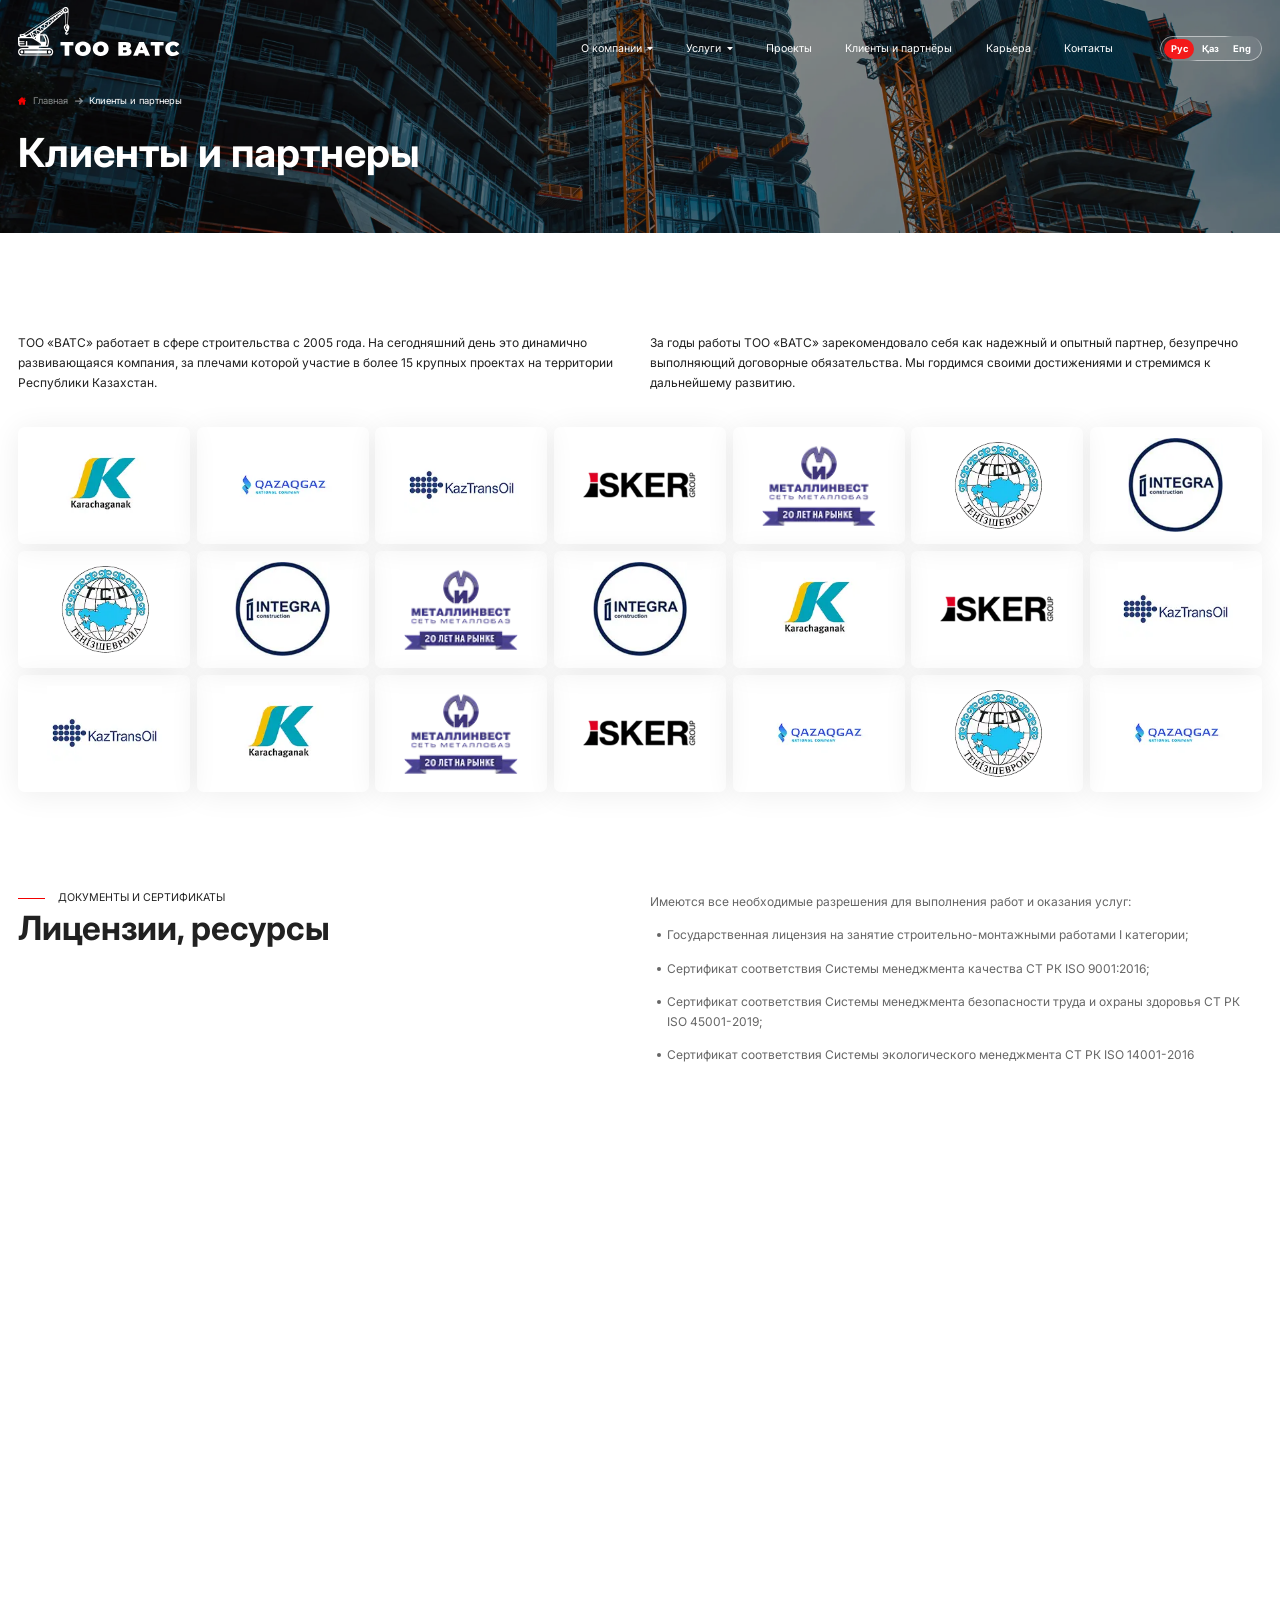
<file: clients.html>
<!DOCTYPE html>
<html lang="en">

<head>
    <meta charset="UTF-8">
    <meta http-equiv="X-UA-Compatible" content="IE=edge">
    <meta name="viewport" content="width=device-width, initial-scale=1.0">
    <title>Clients</title>

    <link rel="preconnect" href="https://fonts.googleapis.com">
    <link rel="preconnect" href="https://fonts.gstatic.com" crossorigin>
    <link
        href="https://fonts.googleapis.com/css2?family=Inter:ital,opsz,wght@0,14..32,100..900;1,14..32,100..900&display=swap"
        rel="stylesheet">

    <link rel="stylesheet" href="css/swiper.css">
    <link rel="stylesheet" href="css/aos.css">
    <link rel="stylesheet" href="css/fancybox.css">
    <link rel="stylesheet" href="css/style.min.css">
</head>

<body>
    <div class="big-wrapper">
        <header class="header">
            <div class="container">
                <div class="header__inner">
                    <a class="header__logo" href="#" data-aos="fade">
                        <img src="images/logo.svg" alt="logo">
                    </a>
                    <div class="header__wrapper">
                        <nav class="header__menu menu" data-aos="fade">
                            <ul class="menu__list">
                                <li class="menu__item">
                                    <div class="menu__dropdown dropdown">
                                        <div class="dropdown__head">
                                            <span>
                                                О компании
                                            </span>
                                            <svg width="9" height="5" viewBox="0 0 9 5" fill="none"
                                                xmlns="http://www.w3.org/2000/svg">
                                                <path
                                                    d="M4.50009 5L9 0L5.3857 -1.57986e-07L3.61436 -2.35414e-07L0 -3.93402e-07L4.50009 5Z"
                                                    fill="white" />
                                            </svg>
                                        </div>
                                        <ul class="dropdown__list">
                                            <li class="dropdown__item">
                                                <a class="dropdown__link" href="#">
                                                    Клиенты
                                                </a>
                                            </li>
                                            <li class="dropdown__item">
                                                <a class="dropdown__link" href="#">
                                                    Клиенты
                                                </a>
                                            </li>
                                        </ul>
                                    </div>
                                </li>
                                <li class="menu__item">
                                    <div class="menu__dropdown dropdown">
                                        <div class="dropdown__head">
                                            <span>
                                                Услуги
                                            </span>
                                            <svg width="9" height="5" viewBox="0 0 9 5" fill="none"
                                                xmlns="http://www.w3.org/2000/svg">
                                                <path
                                                    d="M4.50009 5L9 0L5.3857 -1.57986e-07L3.61436 -2.35414e-07L0 -3.93402e-07L4.50009 5Z"
                                                    fill="white" />
                                            </svg>
                                        </div>
                                        <ul class="dropdown__list">
                                            <li class="dropdown__item">
                                                <a class="dropdown__link" href="#">
                                                    Клиенты
                                                </a>
                                            </li>
                                            <li class="dropdown__item">
                                                <a class="dropdown__link" href="#">
                                                    Клиенты
                                                </a>
                                            </li>
                                        </ul>
                                    </div>
                                </li>
                                <li class="menu__item">
                                    <a class="menu__link" href="#">
                                        Проекты
                                    </a>
                                </li>
                                <li class="menu__item">
                                    <a class="menu__link" href="#">
                                        Клиенты и партнёры
                                    </a>
                                </li>
                                <li class="menu__item">
                                    <a class="menu__link" href="#">
                                        Карьера
                                    </a>
                                </li>
                                <li class="menu__item">
                                    <a class="menu__link" href="#">
                                        Контакты
                                    </a>
                                </li>
                            </ul>
                        </nav>
                        <div class="header__langs langs" data-aos="fade">
                            <ul class="langs__list">
                                <li class="langs__item">
                                    Рус
                                </li>
                                <li class="langs__item">
                                    <a class="langs__link" href="#">
                                        Қаз
                                    </a>
                                </li>
                                <li class="langs__item">
                                    <a class="langs__link" href="#">
                                        Eng
                                    </a>
                                </li>
                            </ul>
                        </div>
                    </div>
                    <div class="header__burger" data-aos="fade">
                        <span></span>
                        <span></span>
                        <span></span>
                    </div>
                </div>
            </div>
        </header>
        <div class="wrapper">
            <main class="main">
                <section class="main__head head">
                    <picture class="head__img">
                        <img src="images/head-img.jpg" alt="img">
                    </picture>
                    <div class="container">
                        <div class="head__inner">
                            <div class="head__breadcrumbs breadcrumbs" data-aos="fade-right">
                                <ul class="breadcrumbs__list">
                                    <li class="breadcrumbs__item">
                                        <a class="breadcrumbs__link" href="#">
                                            <svg width="13" height="13" viewBox="0 0 13 13" fill="none"
                                                xmlns="http://www.w3.org/2000/svg">
                                                <g clip-path="url(#clip0_5744_145729)">
                                                    <path
                                                        d="M12.7817 5.81L6.949 0.495292C6.69298 0.261978 6.30692 0.262003 6.05101 0.495266L0.218309 5.81002C0.0132296 5.9969 -0.0545125 6.28483 0.0456788 6.54353C0.145895 6.80223 0.389899 6.96938 0.667342 6.96938H1.59892V12.2943C1.59892 12.5054 1.77011 12.6766 1.98123 12.6766H5.17826C5.38938 12.6766 5.56056 12.5055 5.56056 12.2943V9.06118H7.43952V12.2943C7.43952 12.5055 7.6107 12.6766 7.82182 12.6766H11.0187C11.2298 12.6766 11.401 12.5055 11.401 12.2943V6.96938H12.3328C12.6102 6.96938 12.8542 6.80221 12.9544 6.54353C13.0545 6.2848 12.9867 5.9969 12.7817 5.81Z"
                                                        fill="#F20000" />
                                                    <path
                                                        d="M11.3018 1.08594H8.73438L11.6841 3.7681V1.46822C11.6841 1.2571 11.513 1.08594 11.3018 1.08594Z"
                                                        fill="#F20000" />
                                                </g>
                                                <defs>
                                                    <clipPath id="clip0_5744_145729">
                                                        <rect width="13" height="13" fill="white" />
                                                    </clipPath>
                                                </defs>
                                            </svg>
                                            <span>
                                                Главная
                                            </span>
                                        </a>
                                    </li>
                                    <li class="breadcrumbs__item">
                                        <svg width="12" height="12" viewBox="0 0 12 12" fill="none"
                                            xmlns="http://www.w3.org/2000/svg">
                                            <g opacity="0.5">
                                                <path
                                                    d="M11.8082 6.46686L7.47455 10.8006C7.35085 10.9243 7.18597 10.9922 7.01017 10.9922C6.83417 10.9922 6.66939 10.9242 6.54569 10.8006L6.15223 10.407C6.02862 10.2835 5.96052 10.1185 5.96052 9.94264C5.96052 9.76683 6.02862 9.5963 6.15223 9.47279L8.6804 6.93905H0.648286C0.286143 6.93905 0 6.65554 0 6.2933V5.73692C0 5.37468 0.286143 5.06258 0.648286 5.06258H8.70908L6.15232 2.5147C6.02872 2.391 5.96062 2.23051 5.96062 2.05461C5.96062 1.8789 6.02872 1.71607 6.15232 1.59247L6.54578 1.20018C6.66949 1.07647 6.83427 1.00906 7.01027 1.00906C7.18607 1.00906 7.35095 1.07735 7.47465 1.20105L11.8083 5.53468C11.9323 5.65877 12.0005 5.82443 12 6.00052C12.0004 6.17721 11.9323 6.34296 11.8082 6.46686Z"
                                                    fill="white" />
                                            </g>
                                        </svg>
                                        <span>
                                            Клиенты и партнеры
                                        </span>
                                    </li>
                                </ul>
                            </div>
                            <h1 class="head__title" data-aos="fade-right">
                                Клиенты и партнеры
                            </h1>
                        </div>
                    </div>
                </section>
                <section class="main__clients clients">
                    <div class="container">
                        <div class="clients__texts">
                            <p class="clients__text" data-aos="fade-up">
                                ТОО «ВАТС» работает в сфере строительства с 2005 года. На сегодняшний день это динамично
                                развивающаяся компания, за плечами которой участие в более 15 крупных проектах на
                                территории
                                Республики Казахстан.
                            </p>
                            <p class="clients__text" data-aos="fade-up">
                                За годы работы ТОО «ВАТС» зарекомендовало себя как надежный и опытный партнер,
                                безупречно
                                выполняющий договорные обязательства. Мы гордимся своими достижениями и стремимся к
                                дальнейшему развитию.
                            </p>
                        </div>
                        <div class="clients__items">
                            <div class="clients__item clients-item" data-aos="zoom-in">
                                <picture class="clients-item__img">
                                    <img src="images/clients-img-1.png" alt="img">
                                </picture>
                            </div>
                            <div class="clients__item clients-item" data-aos="zoom-in">
                                <picture class="clients-item__img">
                                    <img src="images/clients-img-7.png" alt="img">
                                </picture>
                            </div>
                            <div class="clients__item clients-item" data-aos="zoom-in">
                                <picture class="clients-item__img">
                                    <img src="images/clients-img-5.png" alt="img">
                                </picture>
                            </div>
                            <div class="clients__item clients-item" data-aos="zoom-in">
                                <picture class="clients-item__img">
                                    <img src="images/clients-img-2.png" alt="img">
                                </picture>
                            </div>
                            <div class="clients__item clients-item" data-aos="zoom-in">
                                <picture class="clients-item__img">
                                    <img src="images/clients-img-6.png" alt="img">
                                </picture>
                            </div>
                            <div class="clients__item clients-item" data-aos="zoom-in">
                                <picture class="clients-item__img">
                                    <img src="images/clients-img-3.png" alt="img">
                                </picture>
                            </div>
                            <div class="clients__item clients-item" data-aos="zoom-in">
                                <picture class="clients-item__img">
                                    <img src="images/clients-img-4.png" alt="img">
                                </picture>
                            </div>
                            <div class="clients__item clients-item" data-aos="zoom-in">
                                <picture class="clients-item__img">
                                    <img src="images/clients-img-3.png" alt="img">
                                </picture>
                            </div>
                            <div class="clients__item clients-item" data-aos="zoom-in">
                                <picture class="clients-item__img">
                                    <img src="images/clients-img-4.png" alt="img">
                                </picture>
                            </div>
                            <div class="clients__item clients-item" data-aos="zoom-in">
                                <picture class="clients-item__img">
                                    <img src="images/clients-img-6.png" alt="img">
                                </picture>
                            </div>
                            <div class="clients__item clients-item" data-aos="zoom-in">
                                <picture class="clients-item__img">
                                    <img src="images/clients-img-4.png" alt="img">
                                </picture>
                            </div>
                            <div class="clients__item clients-item" data-aos="zoom-in">
                                <picture class="clients-item__img">
                                    <img src="images/clients-img-1.png" alt="img">
                                </picture>
                            </div>
                            <div class="clients__item clients-item" data-aos="zoom-in">
                                <picture class="clients-item__img">
                                    <img src="images/clients-img-2.png" alt="img">
                                </picture>
                            </div>
                            <div class="clients__item clients-item" data-aos="zoom-in">
                                <picture class="clients-item__img">
                                    <img src="images/clients-img-5.png" alt="img">
                                </picture>
                            </div>
                            <div class="clients__item clients-item" data-aos="zoom-in">
                                <picture class="clients-item__img">
                                    <img src="images/clients-img-5.png" alt="img">
                                </picture>
                            </div>
                            <div class="clients__item clients-item" data-aos="zoom-in">
                                <picture class="clients-item__img">
                                    <img src="images/clients-img-1.png" alt="img">
                                </picture>
                            </div>
                            <div class="clients__item clients-item" data-aos="zoom-in">
                                <picture class="clients-item__img">
                                    <img src="images/clients-img-6.png" alt="img">
                                </picture>
                            </div>
                            <div class="clients__item clients-item" data-aos="zoom-in">
                                <picture class="clients-item__img">
                                    <img src="images/clients-img-2.png" alt="img">
                                </picture>
                            </div>
                            <div class="clients__item clients-item" data-aos="zoom-in">
                                <picture class="clients-item__img">
                                    <img src="images/clients-img-7.png" alt="img">
                                </picture>
                            </div>
                            <div class="clients__item clients-item" data-aos="zoom-in">
                                <picture class="clients-item__img">
                                    <img src="images/clients-img-3.png" alt="img">
                                </picture>
                            </div>
                            <div class="clients__item clients-item" data-aos="zoom-in">
                                <picture class="clients-item__img">
                                    <img src="images/clients-img-7.png" alt="img">
                                </picture>
                            </div>
                        </div>
                    </div>
                </section>
                <section class="main__resources resources">
                    <div class="container">
                        <div class="resources__head">
                            <div class="resources__titling titling" data-aos="fade-right">
                                <div class="titling__suptext">
                                    <span>

                                    </span>
                                    Документы и сертификаты
                                </div>
                                <h2 class="titling__title">
                                    Лицензии, ресурсы
                                </h2>
                            </div>
                            <div class="resources__box" data-aos="fade-up">
                                <p class="resources__text">
                                    Имеются все необходимые разрешения для выполнения работ и оказания услуг:
                                </p>
                                <ul class="resources__list">
                                    <li class="resources__list-item">
                                        Государственная лицензия на занятие строительно-монтажными работами I категории;
                                    </li>
                                    <li class="resources__list-item">
                                        Сертификат соответствия Системы менеджмента качества СТ РК ISO 9001:2016;
                                    </li>
                                    <li class="resources__list-item">
                                        Сертификат соответствия Системы менеджмента безопасности труда и охраны здоровья
                                        СТ
                                        РК
                                        ISO 45001-2019;

                                    </li>
                                    <li class="resources__list-item">
                                        Сертификат соответствия Системы экологического менеджмента СТ РК ISO 14001-2016
                                    </li>
                                </ul>
                            </div>
                        </div>
                        <div class="resources__swiper resources-swiper swiper" data-aos="fade-up">
                            <div class="swiper-wrapper">
                                <div class="resources-swiper__slide swiper-slide">
                                    <a class="resources-swiper__view" href="images/resources-img-1.jpg"
                                        data-fancybox="resources">
                                        <picture class="resources-swiper__img">
                                            <img src="images/resources-img-1.jpg" alt="img">
                                        </picture>
                                    </a>
                                </div>
                                <div class="resources-swiper__slide swiper-slide">
                                    <a class="resources-swiper__view" href="images/resources-img-2.jpg"
                                        data-fancybox="resources">
                                        <picture class="resources-swiper__img">
                                            <img src="images/resources-img-2.jpg" alt="img">
                                        </picture>
                                    </a>
                                </div>
                                <div class="resources-swiper__slide swiper-slide">
                                    <a class="resources-swiper__view" href="images/resources-img-3.jpg"
                                        data-fancybox="resources">
                                        <picture class="resources-swiper__img">
                                            <img src="images/resources-img-3.jpg" alt="img">
                                        </picture>
                                    </a>
                                </div>
                                <div class="resources-swiper__slide swiper-slide">
                                    <a class="resources-swiper__view" href="images/resources-img-4.jpg"
                                        data-fancybox="resources">
                                        <picture class="resources-swiper__img">
                                            <img src="images/resources-img-4.jpg" alt="img">
                                        </picture>
                                    </a>
                                </div>
                                <div class="resources-swiper__slide swiper-slide">
                                    <a class="resources-swiper__view" href="images/resources-img-5.jpg"
                                        data-fancybox="resources">
                                        <picture class="resources-swiper__img">
                                            <img src="images/resources-img-5.jpg" alt="img">
                                        </picture>
                                    </a>
                                </div>
                                <div class="resources-swiper__slide swiper-slide">
                                    <a class="resources-swiper__view" href="images/resources-img-4.jpg"
                                        data-fancybox="resources">
                                        <picture class="resources-swiper__img">
                                            <img src="images/resources-img-4.jpg" alt="img">
                                        </picture>
                                    </a>
                                </div>
                                <div class="resources-swiper__slide swiper-slide">
                                    <a class="resources-swiper__view" href="images/resources-img-5.jpg"
                                        data-fancybox="resources">
                                        <picture class="resources-swiper__img">
                                            <img src="images/resources-img-5.jpg" alt="img">
                                        </picture>
                                    </a>
                                </div>
                            </div>
                            <div class="resources-swiper__navigation navigation">
                                <div class="navigation__arrow arrow arrow--prev arrow--resources-prev">
                                    <svg width="24" height="24" viewBox="0 0 24 24" fill="none"
                                        xmlns="http://www.w3.org/2000/svg">
                                        <g clip-path="url(#clip0_5744_116318)">
                                            <g clip-path="url(#clip1_5744_116318)">
                                                <path
                                                    d="M3.83901 10.8889C3.92487 10.8889 4.01482 10.8889 4.10067 10.8889C10.299 10.893 16.5014 10.897 22.6997 10.9011C22.8796 10.9011 23.0717 10.9093 23.2434 10.9584C23.7259 11.0974 24.0407 11.5839 23.9957 12.0705C23.9467 12.5815 23.5623 12.9945 23.0594 13.0599C22.9163 13.0763 22.7732 13.0763 22.6301 13.0763C16.4523 13.0722 10.2704 13.0681 4.0925 13.064C3.99437 13.064 3.89625 13.064 3.79812 13.064C3.79403 13.0803 3.78586 13.1008 3.78177 13.1171C3.83492 13.1744 3.88807 13.2316 3.94122 13.2889C5.06967 14.4173 6.19812 15.5417 7.32248 16.6742C7.86218 17.218 7.75996 17.9907 7.11396 18.3955C6.67649 18.6694 6.18585 18.6122 5.79335 18.2197C4.95519 17.3897 4.12521 16.5556 3.29114 15.7216C2.33032 14.7648 1.37359 13.8081 0.412772 12.8473C-0.147365 12.2872 -0.143275 11.6739 0.420949 11.1137C2.18722 9.35565 3.9494 7.59755 5.71158 5.83128C6.06729 5.47558 6.47206 5.33248 6.95451 5.52055C7.69046 5.81084 7.88262 6.71033 7.32657 7.28682C6.66831 7.96962 5.99369 8.63197 5.32316 9.30249C4.86115 9.7645 4.39914 10.2265 3.93713 10.6926C3.89216 10.7376 3.85127 10.7867 3.8063 10.8357C3.82265 10.8521 3.83083 10.8725 3.83901 10.8889Z"
                                                    fill="#F20000" />
                                            </g>
                                        </g>
                                        <defs>
                                            <clipPath id="clip0_5744_116318">
                                                <rect width="24" height="24" fill="white"
                                                    transform="translate(24 1.04908e-06) rotate(90)" />
                                            </clipPath>
                                            <clipPath id="clip1_5744_116318">
                                                <rect width="13.1285" height="24" fill="white"
                                                    transform="translate(24 5.4375) rotate(90)" />
                                            </clipPath>
                                        </defs>
                                    </svg>
                                </div>
                                <div class="navigation__pagination pagination pagination--resources"></div>
                                <div class="navigation__arrow arrow arrow--next arrow--resources-next">
                                    <svg width="24" height="24" viewBox="0 0 24 24" fill="none"
                                        xmlns="http://www.w3.org/2000/svg">
                                        <g clip-path="url(#clip0_5744_116365)">
                                            <g clip-path="url(#clip1_5744_116365)">
                                                <path
                                                    d="M20.161 10.8889C20.0751 10.8889 19.9852 10.8889 19.8993 10.8889C13.701 10.893 7.49864 10.897 1.30035 10.9011C1.12045 10.9011 0.928285 10.9093 0.756565 10.9584C0.274111 11.0974 -0.0407097 11.5839 0.00426478 12.0705C0.0533278 12.5815 0.437655 12.9945 0.940551 13.0599C1.08365 13.0763 1.22675 13.0763 1.36985 13.0763C7.54771 13.0722 13.7296 13.0681 19.9075 13.064C20.0056 13.064 20.1038 13.064 20.2019 13.064C20.206 13.0803 20.2141 13.1008 20.2182 13.1171C20.1651 13.1744 20.1119 13.2316 20.0588 13.2889C18.9303 14.4173 17.8019 15.5417 16.6775 16.6742C16.1378 17.218 16.24 17.9907 16.886 18.3955C17.3235 18.6694 17.8141 18.6122 18.2067 18.2197C19.0448 17.3897 19.8748 16.5556 20.7089 15.7216C21.6697 14.7648 22.6264 13.8081 23.5872 12.8473C24.1474 12.2872 24.1433 11.6739 23.5791 11.1137C21.8128 9.35565 20.0506 7.59755 18.2884 5.83128C17.9327 5.47558 17.5279 5.33248 17.0455 5.52055C16.3095 5.81084 16.1174 6.71033 16.6734 7.28682C17.3317 7.96962 18.0063 8.63197 18.6768 9.30249C19.1388 9.7645 19.6009 10.2265 20.0629 10.6926C20.1078 10.7376 20.1487 10.7867 20.1937 10.8357C20.1773 10.8521 20.1692 10.8725 20.161 10.8889Z"
                                                    fill="#F20000" />
                                            </g>
                                        </g>
                                        <defs>
                                            <clipPath id="clip0_5744_116365">
                                                <rect width="24" height="24" fill="white"
                                                    transform="matrix(4.37114e-08 1 1 -4.37114e-08 0 1.04908e-06)" />
                                            </clipPath>
                                            <clipPath id="clip1_5744_116365">
                                                <rect width="13.1285" height="24" fill="white"
                                                    transform="matrix(4.37114e-08 1 1 -4.37114e-08 0 5.4375)" />
                                            </clipPath>
                                        </defs>
                                    </svg>
                                </div>
                            </div>
                        </div>
                    </div>
                </section>
            </main>
            <footer class="footer" data-aos="fade">
                <div class="container">
                    <div class="footer__top">
                        <a class="footer__logo" href="#">
                            <img src="images/logo-red.svg" alt="logo">
                        </a>
                        <nav class="footer__menu menu menu--additional">
                            <ul class="menu__list">
                                <li class="menu__item">
                                    <div class="menu__dropdown dropdown">
                                        <div class="dropdown__head">
                                            <span>
                                                О компании
                                            </span>
                                            <svg width="9" height="5" viewBox="0 0 9 5" fill="none"
                                                xmlns="http://www.w3.org/2000/svg">
                                                <path
                                                    d="M4.50009 5L9 0L5.3857 -1.57986e-07L3.61436 -2.35414e-07L0 -3.93402e-07L4.50009 5Z"
                                                    fill="white" />
                                            </svg>
                                        </div>
                                        <ul class="dropdown__list">
                                            <li class="dropdown__item">
                                                <a class="dropdown__link" href="#">
                                                    Клиенты
                                                </a>
                                            </li>
                                            <li class="dropdown__item">
                                                <a class="dropdown__link" href="#">
                                                    Клиенты
                                                </a>
                                            </li>
                                        </ul>
                                    </div>
                                </li>
                                <li class="menu__item">
                                    <a class="menu__link" href="#">
                                        Карьера
                                    </a>
                                </li>
                                <li class="menu__item">
                                    <div class="menu__dropdown dropdown">
                                        <div class="dropdown__head">
                                            <span>
                                                Услуги
                                            </span>
                                            <svg width="9" height="5" viewBox="0 0 9 5" fill="none"
                                                xmlns="http://www.w3.org/2000/svg">
                                                <path
                                                    d="M4.50009 5L9 0L5.3857 -1.57986e-07L3.61436 -2.35414e-07L0 -3.93402e-07L4.50009 5Z"
                                                    fill="white" />
                                            </svg>
                                        </div>
                                        <ul class="dropdown__list">
                                            <li class="dropdown__item">
                                                <a class="dropdown__link" href="#">
                                                    Клиенты
                                                </a>
                                            </li>
                                            <li class="dropdown__item">
                                                <a class="dropdown__link" href="#">
                                                    Клиенты
                                                </a>
                                            </li>
                                        </ul>
                                    </div>
                                </li>
                                <li class="menu__item">
                                    <a class="menu__link" href="#">
                                        Закупки
                                    </a>
                                </li>
                                <li class="menu__item">
                                    <a class="menu__link" href="#">
                                        Проекты
                                    </a>
                                </li>
                                <li class="menu__item">
                                    <a class="menu__link" href="#">
                                        Контакты
                                    </a>
                                </li>
                                <li class="menu__item">
                                    <a class="menu__link" href="#">
                                        Клиенты и партнёры
                                    </a>
                                </li>
                            </ul>
                        </nav>
                        <div class="footer__connections connections connections--additional">
                            <ul class="connections__list">
                                <li class="connections__list-item">
                                    <div class="connections__icon">
                                        <svg width="22" height="22" viewBox="0 0 22 22" fill="none"
                                            xmlns="http://www.w3.org/2000/svg">
                                            <g clip-path="url(#clip0_5744_152591)">
                                                <path
                                                    d="M3.57511 11.0021C3.57511 8.29171 3.57031 5.58129 3.57511 2.87086C3.57991 1.4365 4.51057 0.309153 5.91615 0.0405098C6.10324 0.0069293 6.29992 0.00213209 6.48702 0.00213209C9.49487 0.00213209 12.4979 -0.00266512 15.5058 0.00213209C17.2088 0.00213209 18.4225 1.21583 18.4225 2.91883C18.4225 8.3061 18.4225 13.6934 18.4225 19.0806C18.4225 20.7836 17.2088 21.9973 15.5058 21.9973C12.4979 22.0021 9.49487 22.0021 6.48702 21.9973C4.7888 21.9973 3.57511 20.7788 3.57031 19.0806C3.57511 16.3894 3.57511 13.6934 3.57511 11.0021ZM5.11501 10.9829C5.11501 13.679 5.11501 16.3702 5.11501 19.0662C5.11501 19.9489 5.63791 20.467 6.5158 20.467C9.50446 20.467 12.4931 20.467 15.4866 20.467C15.6305 20.467 15.7792 20.4622 15.9135 20.4286C16.5372 20.2751 16.8874 19.7714 16.8874 19.0423C16.8874 14.8447 16.8874 10.6471 16.8874 6.45438C16.8874 5.26467 16.8922 4.07017 16.8874 2.88046C16.8826 2.21844 16.4988 1.69075 15.8943 1.58521C15.5202 1.52285 15.1316 1.56123 14.7478 1.55643C14.6327 1.7723 14.5127 1.98818 14.3976 2.20405C14.3784 2.23763 14.3592 2.27601 14.34 2.30959C14.1482 2.62621 13.8699 2.8133 13.4957 2.8133C11.8407 2.81809 10.1857 2.81809 8.53063 2.8133C8.13726 2.8133 7.84942 2.61661 7.66233 2.27121C7.56159 2.07932 7.47044 1.88264 7.3697 1.69555C7.34092 1.63798 7.27855 1.55643 7.23058 1.55643C6.82282 1.56123 6.40546 1.53244 6.01689 1.61879C5.44122 1.74832 5.11501 2.26641 5.11501 2.93323C5.11501 5.61007 5.11501 8.29651 5.11501 10.9829Z"
                                                    fill="#F20000" />
                                                <path
                                                    d="M11.0005 18.9239C10.6647 18.9239 10.3289 18.9287 9.9931 18.9239C9.54696 18.9143 9.22075 18.6025 9.21115 18.1851C9.20156 17.7534 9.51338 17.408 9.96911 17.3936C10.6551 17.3792 11.3411 17.3792 12.0271 17.3936C12.4781 17.4032 12.7947 17.7534 12.7851 18.1851C12.7755 18.6025 12.4493 18.9143 12.0031 18.9239C11.6721 18.9335 11.3363 18.9239 11.0005 18.9239Z"
                                                    fill="#F20000" />
                                            </g>
                                            <defs>
                                                <clipPath id="clip0_5744_152591">
                                                    <rect width="14.8522" height="22" fill="white"
                                                        transform="translate(3.57422)" />
                                                </clipPath>
                                            </defs>
                                        </svg>
                                    </div>
                                    <div class="connections__box">
                                        <div class="connections__suptext">
                                            Отдел продаж
                                        </div>
                                        <a class="connections__link" href="+77711210888">
                                            +7 771 121 08 88
                                        </a>
                                        <a class="connections__link" href="+77711218828">
                                            +7 771 121 8828
                                        </a>
                                    </div>
                                </li>
                                <li class="connections__list-item">
                                    <div class="connections__icon">
                                        <svg width="22" height="22" viewBox="0 0 22 22" fill="none"
                                            xmlns="http://www.w3.org/2000/svg">
                                            <g clip-path="url(#clip0_5744_152636)">
                                                <path
                                                    d="M10.9719 22.0006C10.1821 21.2923 9.38364 20.6098 8.62383 19.8886C6.98403 18.3346 5.49446 16.6476 4.24529 14.7588C3.38676 13.4582 2.68276 12.0802 2.3651 10.5348C2.05603 9.04099 2.15476 7.5643 2.62695 6.11338C3.15066 4.49933 4.06071 3.14713 5.36139 2.06109C6.65778 0.979329 8.14734 0.309671 9.82578 0.0821587C11.384 -0.128183 12.8908 0.064988 14.3417 0.665964C15.7626 1.25406 16.9559 2.15552 17.9089 3.36606C18.8318 4.53796 19.4285 5.86011 19.6775 7.33679C19.9522 8.95943 19.7891 10.5391 19.1795 12.0716C18.5056 13.7629 17.5011 15.2525 16.3635 16.6605C14.8096 18.5879 13.0582 20.3222 11.1308 21.8761C11.1007 21.9019 11.0578 21.9319 10.9719 22.0006ZM10.9977 19.7384C11.0449 19.704 11.0792 19.6783 11.1093 19.6525C12.2168 18.6566 13.2857 17.6221 14.2644 16.4974C15.5608 15.0078 16.7327 13.441 17.5183 11.608C18.2094 9.99396 18.3081 8.33699 17.7544 6.6886C16.8486 4.00138 14.9641 2.36157 12.1653 1.82928C10.7659 1.56313 9.40081 1.7606 8.10442 2.3487C6.45173 3.09991 5.24978 4.31045 4.52003 5.96743C3.90188 7.37543 3.73876 8.84352 4.08217 10.3503C4.38695 11.6896 5.04373 12.8658 5.79495 13.9947C7.06129 15.8835 8.60666 17.5276 10.2593 19.0773C10.504 19.3005 10.7487 19.5151 10.9977 19.7384Z"
                                                    fill="#F20000" />
                                                <path
                                                    d="M10.9933 12.8827C8.74393 12.8784 6.91954 11.0455 6.92384 8.79609C6.92813 6.55102 8.77398 4.71375 11.0148 4.72663C13.2598 4.73522 15.0928 6.57678 15.0842 8.81756C15.0756 11.0669 13.2427 12.8913 10.9933 12.8827ZM10.9976 11.1657C12.2983 11.1657 13.3586 10.1097 13.3629 8.81326C13.3629 7.51258 12.3026 6.448 11.0062 6.448C9.70979 6.4437 8.6452 7.50829 8.64091 8.80468C8.64091 10.1011 9.69691 11.1614 10.9976 11.1657Z"
                                                    fill="#F20000" />
                                            </g>
                                            <defs>
                                                <clipPath id="clip0_5744_152636">
                                                    <rect width="17.6215" height="22" fill="white"
                                                        transform="translate(2.18945)" />
                                                </clipPath>
                                            </defs>
                                        </svg>
                                    </div>
                                    <div class="connections__box">
                                        <div class="connections__suptext">
                                            Адрес
                                        </div>
                                        <a class="connections__link" href="#">
                                            г.Атырау, ул. Сатпаева 43А, ТРЦ Infinity Mall
                                        </a>
                                    </div>
                                </li>
                                <li class="connections__list-item">
                                    <div class="connections__icon">
                                        <svg width="22" height="22" viewBox="0 0 22 22" fill="none"
                                            xmlns="http://www.w3.org/2000/svg">
                                            <g clip-path="url(#clip0_5744_138671)">
                                                <g clip-path="url(#clip1_5744_138671)">
                                                    <path
                                                        d="M10.9976 2.375C13.1942 2.375 15.3859 2.375 17.5824 2.375C20.1328 2.375 22.0051 4.24724 22.0051 6.79762C22.0051 9.58387 22.0051 12.3652 22.0051 15.1515C22.0051 17.7018 20.1328 19.5741 17.5824 19.5741C13.1942 19.5741 8.80108 19.5741 4.41286 19.5741C1.86248 19.5741 -0.00976562 17.7018 -0.00976562 15.1515C-0.00976562 12.3456 -0.00976562 9.53473 -0.00976562 6.72391C-0.0048516 4.59122 1.4153 2.86149 3.50868 2.45362C3.79369 2.39957 4.09344 2.37991 4.38829 2.375C6.59468 2.375 8.79617 2.375 10.9976 2.375ZM10.9976 4.09491C8.80108 4.09491 6.60943 4.09491 4.41286 4.09491C2.8158 4.09491 1.71014 5.20056 1.71014 6.79762C1.71014 9.57896 1.71014 12.3652 1.71014 15.1465C1.71014 16.7387 2.82071 17.8493 4.41286 17.8493C8.80108 17.8493 13.1893 17.8493 17.5775 17.8493C19.1746 17.8493 20.2802 16.7387 20.2802 15.1465C20.2802 12.3652 20.2802 9.57896 20.2802 6.79762C20.2802 5.20548 19.1697 4.09491 17.5775 4.09491C15.3859 4.09491 13.1942 4.09491 10.9976 4.09491Z"
                                                        fill="#F20000" />
                                                    <path
                                                        d="M13.6025 12.2209C13.3323 12.4715 13.0964 12.6828 12.8704 12.9089C11.8138 13.9654 10.1824 13.9654 9.13078 12.904C8.90473 12.6779 8.66886 12.4666 8.44282 12.2504C8.23151 12.4568 7.99564 12.673 7.77451 12.8991C6.84084 13.8671 5.91209 14.8352 4.98334 15.8033C4.59513 16.2111 4.06442 16.2504 3.69587 15.8966C3.32732 15.5477 3.35189 15.0121 3.74009 14.6091C4.86541 13.4396 5.9858 12.2701 7.11111 11.1005C7.15043 11.0612 7.18482 11.017 7.23888 10.958C6.89981 10.6091 6.56566 10.2602 6.2315 9.91625C5.40103 9.0563 4.56565 8.20126 3.73518 7.3413C3.35189 6.94818 3.33223 6.42238 3.68604 6.06857C4.04476 5.70984 4.58531 5.73933 4.97351 6.13736C6.73273 7.95555 8.49687 9.76883 10.2561 11.587C10.777 12.1226 11.2291 12.1226 11.75 11.5821C13.5141 9.76392 15.2733 7.95064 17.0325 6.13245C17.4109 5.73933 17.9367 5.70493 18.3003 6.04891C18.6689 6.39781 18.6542 6.93344 18.261 7.33639C17.1456 8.48627 16.0252 9.64106 14.9097 10.7909C14.8654 10.8352 14.8212 10.8843 14.7623 10.9531C15.121 11.3266 15.4748 11.7 15.8286 12.0686C16.6443 12.9187 17.465 13.7688 18.2807 14.619C18.6542 15.0121 18.664 15.5477 18.3003 15.8917C17.9318 16.2357 17.406 16.2013 17.0325 15.8082C15.9269 14.6583 14.8212 13.5035 13.7156 12.3536C13.6664 12.3143 13.632 12.2602 13.6025 12.2209Z"
                                                        fill="#F20000" />
                                                </g>
                                            </g>
                                            <defs>
                                                <clipPath id="clip0_5744_138671">
                                                    <rect width="22" height="22" fill="white" />
                                                </clipPath>
                                                <clipPath id="clip1_5744_138671">
                                                    <rect width="22.0197" height="17.204" fill="white"
                                                        transform="translate(-0.00976562 2.375)" />
                                                </clipPath>
                                            </defs>
                                        </svg>
                                    </div>
                                    <div class="connections__box">
                                        <div class="connections__suptext">
                                            Email
                                        </div>
                                        <a class="connections__link" href="mailto:client@example.kz">
                                            client@example.kz
                                        </a>
                                    </div>
                                </li>
                                <li class="connections__list-item">
                                    <div class="connections__icon">
                                        <svg width="22" height="22" viewBox="0 0 22 22" fill="none"
                                            xmlns="http://www.w3.org/2000/svg">
                                            <g clip-path="url(#clip0_5744_138671)">
                                                <g clip-path="url(#clip1_5744_138671)">
                                                    <path
                                                        d="M10.9976 2.375C13.1942 2.375 15.3859 2.375 17.5824 2.375C20.1328 2.375 22.0051 4.24724 22.0051 6.79762C22.0051 9.58387 22.0051 12.3652 22.0051 15.1515C22.0051 17.7018 20.1328 19.5741 17.5824 19.5741C13.1942 19.5741 8.80108 19.5741 4.41286 19.5741C1.86248 19.5741 -0.00976562 17.7018 -0.00976562 15.1515C-0.00976562 12.3456 -0.00976562 9.53473 -0.00976562 6.72391C-0.0048516 4.59122 1.4153 2.86149 3.50868 2.45362C3.79369 2.39957 4.09344 2.37991 4.38829 2.375C6.59468 2.375 8.79617 2.375 10.9976 2.375ZM10.9976 4.09491C8.80108 4.09491 6.60943 4.09491 4.41286 4.09491C2.8158 4.09491 1.71014 5.20056 1.71014 6.79762C1.71014 9.57896 1.71014 12.3652 1.71014 15.1465C1.71014 16.7387 2.82071 17.8493 4.41286 17.8493C8.80108 17.8493 13.1893 17.8493 17.5775 17.8493C19.1746 17.8493 20.2802 16.7387 20.2802 15.1465C20.2802 12.3652 20.2802 9.57896 20.2802 6.79762C20.2802 5.20548 19.1697 4.09491 17.5775 4.09491C15.3859 4.09491 13.1942 4.09491 10.9976 4.09491Z"
                                                        fill="#F20000" />
                                                    <path
                                                        d="M13.6025 12.2209C13.3323 12.4715 13.0964 12.6828 12.8704 12.9089C11.8138 13.9654 10.1824 13.9654 9.13078 12.904C8.90473 12.6779 8.66886 12.4666 8.44282 12.2504C8.23151 12.4568 7.99564 12.673 7.77451 12.8991C6.84084 13.8671 5.91209 14.8352 4.98334 15.8033C4.59513 16.2111 4.06442 16.2504 3.69587 15.8966C3.32732 15.5477 3.35189 15.0121 3.74009 14.6091C4.86541 13.4396 5.9858 12.2701 7.11111 11.1005C7.15043 11.0612 7.18482 11.017 7.23888 10.958C6.89981 10.6091 6.56566 10.2602 6.2315 9.91625C5.40103 9.0563 4.56565 8.20126 3.73518 7.3413C3.35189 6.94818 3.33223 6.42238 3.68604 6.06857C4.04476 5.70984 4.58531 5.73933 4.97351 6.13736C6.73273 7.95555 8.49687 9.76883 10.2561 11.587C10.777 12.1226 11.2291 12.1226 11.75 11.5821C13.5141 9.76392 15.2733 7.95064 17.0325 6.13245C17.4109 5.73933 17.9367 5.70493 18.3003 6.04891C18.6689 6.39781 18.6542 6.93344 18.261 7.33639C17.1456 8.48627 16.0252 9.64106 14.9097 10.7909C14.8654 10.8352 14.8212 10.8843 14.7623 10.9531C15.121 11.3266 15.4748 11.7 15.8286 12.0686C16.6443 12.9187 17.465 13.7688 18.2807 14.619C18.6542 15.0121 18.664 15.5477 18.3003 15.8917C17.9318 16.2357 17.406 16.2013 17.0325 15.8082C15.9269 14.6583 14.8212 13.5035 13.7156 12.3536C13.6664 12.3143 13.632 12.2602 13.6025 12.2209Z"
                                                        fill="#F20000" />
                                                </g>
                                            </g>
                                            <defs>
                                                <clipPath id="clip0_5744_138671">
                                                    <rect width="22" height="22" fill="white" />
                                                </clipPath>
                                                <clipPath id="clip1_5744_138671">
                                                    <rect width="22.0197" height="17.204" fill="white"
                                                        transform="translate(-0.00976562 2.375)" />
                                                </clipPath>
                                            </defs>
                                        </svg>
                                    </div>
                                    <div class="connections__box">
                                        <div class="connections__suptext">
                                            Email
                                        </div>
                                        <a class="connections__link" href="mailto:client@example.kz">
                                            client@example.kz
                                        </a>
                                    </div>
                                </li>
                            </ul>
                        </div>
                    </div>
                    <div class="footer__bottom">
                        <p class="footer__copy">
                            © 2026, TOO ВАТС
                        </p>
                        <div class="footer__develoer">
                            <p class="footer__developer-text">
                                Разработка:
                            </p>
                            <div class="footer__developer-logo">
                                <svg width="112" height="30" viewBox="0 0 112 30" fill="none"
                                    xmlns="http://www.w3.org/2000/svg">
                                    <g clip-path="url(#clip0_5605_55528)">
                                        <path d="M98.0195 26.0117L100.181 29.6611H98.0195V26.0117Z" fill="#FFE100" />
                                        <path
                                            d="M111.174 9.06641V21.0302H104.145V23.6555H107.158L103.85 29.2223V29.6648H103.686L100.723 25.1473L103.416 21.0302H100.074L98.0179 24.4141V17.916H95.0469V29.6648H93.4624V26.9004H90.5801V9.06641H111.174Z"
                                            fill="#FFE100" />
                                        <path d="M108.01 27.0192L111.175 21.6758V27.0192H108.01Z" fill="#FFE100" />
                                        <path
                                            d="M23.4381 25.6589V13.9648H19.0723V29.6033H29.0007V25.6589H23.4381V25.6589Z"
                                            fill="white" />
                                        <path
                                            d="M38.2877 13.5703C33.2603 13.5703 29.6699 17.009 29.6699 21.7878C29.6699 26.5665 33.2603 30.001 38.2877 30.001C43.2983 30.001 46.8718 26.5749 46.8718 21.7878C46.8718 16.9921 43.2983 13.5703 38.2877 13.5703ZM38.2877 25.9892C35.9068 25.9892 34.1579 24.2193 34.1579 21.7878C34.1579 19.352 35.9068 17.5779 38.2877 17.5779C40.6645 17.5779 42.388 19.3394 42.388 21.7878C42.388 24.2361 40.6645 25.9892 38.2877 25.9892Z"
                                            fill="white" />
                                        <path
                                            d="M58.8528 13.9648V22.1696L52.8477 13.9648H49.0762V29.6033H53.2565V21.1161L59.4638 29.6033H63.0289V13.9648H58.8528Z"
                                            fill="white" />
                                        <path d="M66.0586 13.9648V29.6033H70.4244V13.9648H66.0586Z" fill="white" />
                                        <path
                                            d="M83.2317 13.9648V22.1696L77.2266 13.9648H73.4551V29.6033H77.6313V21.1161L83.8428 29.6033H87.4079V13.9648H83.2317Z"
                                            fill="white" />
                                        <path
                                            d="M2.58677 5.3609C1.49529 5.1797 0.530248 5.01537 0.530248 4.01242C0.530248 3.1696 1.31411 2.6049 2.51095 2.6049C3.72033 2.6049 4.46201 3.16538 4.52951 4.10933H4.90873C4.84556 2.95468 3.93947 2.23828 2.51516 2.23828C1.10341 2.23828 0.142584 2.9589 0.142584 4.02082C0.142584 5.33561 1.33942 5.54212 2.49829 5.7444C3.60233 5.92982 4.69381 6.13208 4.69381 7.29517C4.69381 8.22227 3.84677 8.82067 2.5699 8.82067C1.30146 8.82067 0.505041 8.24334 0.399691 7.24461H0.0078125C0.113162 8.45827 1.0529 9.19573 2.56146 9.19573C4.07436 9.19573 5.08569 8.43298 5.08569 7.28255C5.08569 5.79496 3.7583 5.55476 2.58677 5.3609Z"
                                            fill="white" />
                                        <path
                                            d="M9.3554 8.68752C8.31032 8.68752 7.71185 8.07225 7.71185 7.01454V2.72881H10.1434V2.37906H7.71185V0.398438H7.31575V2.37906H5.77344V2.72881H7.31575V7.03139C7.31575 8.29983 8.07431 9.0668 9.32166 9.0668H10.1982V8.68752H9.3554Z"
                                            fill="white" />
                                        <path
                                            d="M16.7211 2.36719V6.21042C16.7211 7.80757 15.794 8.80631 14.298 8.80631C12.802 8.80631 11.8707 7.81177 11.8707 6.21042V2.36719H11.4746V6.25677C11.4746 8.04356 12.5702 9.19399 14.298 9.19399C16.0257 9.19399 17.1172 8.04356 17.1172 6.25677V2.36719H16.7211Z"
                                            fill="white" />
                                        <path
                                            d="M25.2832 0V4.05394C24.7311 2.95407 23.627 2.23767 22.2532 2.23767C20.2937 2.23767 18.8398 3.73366 18.8398 5.7185C18.8398 7.6949 20.2937 9.19511 22.2532 9.19511C23.6354 9.19511 24.7438 8.47028 25.2916 7.35779L25.3464 9.06448H25.6793V0H25.2832ZM22.2743 8.80743C20.5424 8.80743 19.2402 7.47576 19.2402 5.71851C19.2402 3.94859 20.5424 2.62536 22.2743 2.62536C24.0231 2.62536 25.3 3.93596 25.3 5.71851C25.3 7.49683 24.0231 8.80743 22.2743 8.80743Z"
                                            fill="white" />
                                        <path
                                            d="M28.1201 2.37008V9.06625H28.5162V2.37008H28.1201ZM28.0273 0.191406V0.88252H28.6089V0.191406H28.0273Z"
                                            fill="white" />
                                        <path
                                            d="M33.8503 2.23828C31.8613 2.23828 30.3652 3.71321 30.3652 5.71911C30.3652 7.70814 31.8613 9.19572 33.8503 9.19572C35.8478 9.19572 37.3353 7.70815 37.3353 5.71911C37.3353 3.72586 35.8477 2.23828 33.8503 2.23828ZM33.8503 8.80804C32.0888 8.80804 30.7656 7.48903 30.7656 5.71912C30.7656 3.93657 32.0804 2.62597 33.8503 2.62597C35.6202 2.62597 36.9308 3.94498 36.9308 5.71912C36.9308 7.48903 35.6202 8.80804 33.8503 8.80804Z"
                                            fill="white" />
                                        <path
                                            d="M8.65456 23.5357C9.62121 23.5357 10.4048 22.7521 10.4048 21.7854C10.4048 20.8188 9.62121 20.0352 8.65456 20.0352C7.68792 20.0352 6.9043 20.8188 6.9043 21.7854C6.9043 22.7521 7.68792 23.5357 8.65456 23.5357Z"
                                            fill="#FFE100" />
                                        <path
                                            d="M12.4897 23.5366V25.7827H8.49479C6.29505 25.7827 4.49564 23.9917 4.49564 21.7878C4.49564 19.5796 6.29506 17.7886 8.49479 17.7886C10.0751 17.7886 11.4404 18.7073 12.0894 20.0347H16.5226C15.7219 16.339 12.4308 13.5703 8.49479 13.5703C3.96044 13.5703 0.277344 17.245 0.277344 21.7878C0.277337 26.3221 3.96044 30.001 8.49479 30.001H16.7122V23.5366H12.4897Z"
                                            fill="white" />
                                    </g>
                                    <defs>
                                        <clipPath id="clip0_5605_55528">
                                            <rect width="111.183" height="30" fill="white" />
                                        </clipPath>
                                    </defs>
                                </svg>
                            </div>
                        </div>
                    </div>
                </div>
            </footer>
        </div>
    </div>

    <script src="js/jquery.js"></script>
    <script src="js/aos.js"></script>
    <script src="js/swiper.js"></script>
    <script src="js/fancybox.js"></script>
    <script src="js/main.min.js"></script>
</body>

</html>
</file>
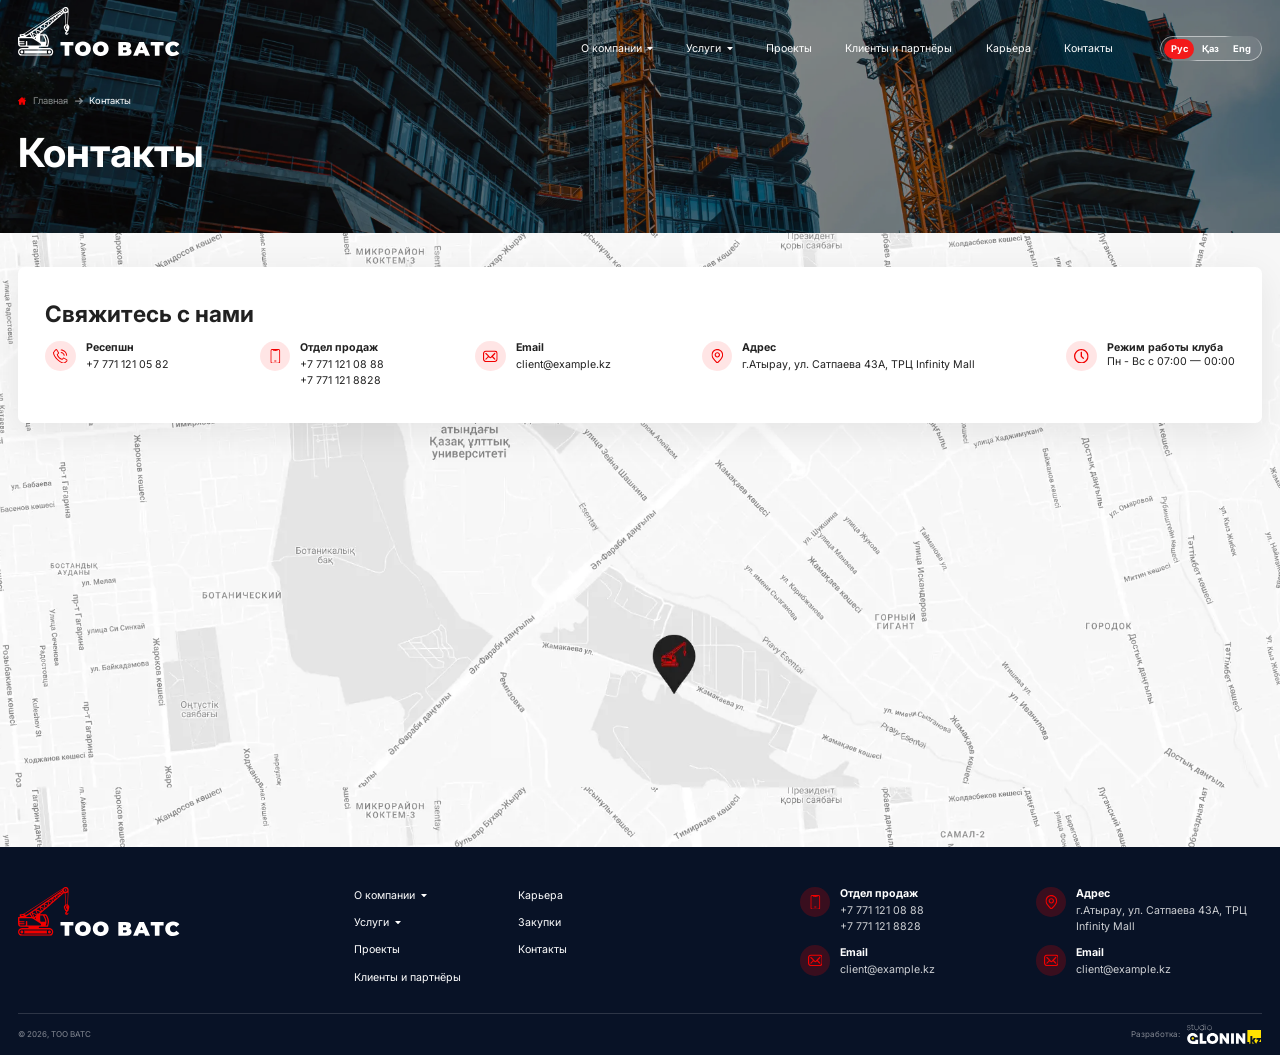
<file: contacts.html>
<!DOCTYPE html>
<html lang="en">

<head>
    <meta charset="UTF-8">
    <meta http-equiv="X-UA-Compatible" content="IE=edge">
    <meta name="viewport" content="width=device-width, initial-scale=1.0">
    <title>Contacts</title>

    <link rel="preconnect" href="https://fonts.googleapis.com">
    <link rel="preconnect" href="https://fonts.gstatic.com" crossorigin>
    <link
        href="https://fonts.googleapis.com/css2?family=Inter:ital,opsz,wght@0,14..32,100..900;1,14..32,100..900&display=swap"
        rel="stylesheet">

    <link rel="stylesheet" href="css/swiper.css">
    <link rel="stylesheet" href="css/aos.css">
    <link rel="stylesheet" href="css/fancybox.css">
    <link rel="stylesheet" href="css/style.min.css">
</head>

<body>
    <div class="big-wrapper">
        <header class="header">
            <div class="container">
                <div class="header__inner">
                    <a class="header__logo" href="#" data-aos="fade">
                        <img src="images/logo.svg" alt="logo">
                    </a>
                    <div class="header__wrapper">
                        <nav class="header__menu menu" data-aos="fade">
                            <ul class="menu__list">
                                <li class="menu__item">
                                    <div class="menu__dropdown dropdown">
                                        <div class="dropdown__head">
                                            <span>
                                                О компании
                                            </span>
                                            <svg width="9" height="5" viewBox="0 0 9 5" fill="none"
                                                xmlns="http://www.w3.org/2000/svg">
                                                <path
                                                    d="M4.50009 5L9 0L5.3857 -1.57986e-07L3.61436 -2.35414e-07L0 -3.93402e-07L4.50009 5Z"
                                                    fill="white" />
                                            </svg>
                                        </div>
                                        <ul class="dropdown__list">
                                            <li class="dropdown__item">
                                                <a class="dropdown__link" href="#">
                                                    Клиенты
                                                </a>
                                            </li>
                                            <li class="dropdown__item">
                                                <a class="dropdown__link" href="#">
                                                    Клиенты
                                                </a>
                                            </li>
                                        </ul>
                                    </div>
                                </li>
                                <li class="menu__item">
                                    <div class="menu__dropdown dropdown">
                                        <div class="dropdown__head">
                                            <span>
                                                Услуги
                                            </span>
                                            <svg width="9" height="5" viewBox="0 0 9 5" fill="none"
                                                xmlns="http://www.w3.org/2000/svg">
                                                <path
                                                    d="M4.50009 5L9 0L5.3857 -1.57986e-07L3.61436 -2.35414e-07L0 -3.93402e-07L4.50009 5Z"
                                                    fill="white" />
                                            </svg>
                                        </div>
                                        <ul class="dropdown__list">
                                            <li class="dropdown__item">
                                                <a class="dropdown__link" href="#">
                                                    Клиенты
                                                </a>
                                            </li>
                                            <li class="dropdown__item">
                                                <a class="dropdown__link" href="#">
                                                    Клиенты
                                                </a>
                                            </li>
                                        </ul>
                                    </div>
                                </li>
                                <li class="menu__item">
                                    <a class="menu__link" href="#">
                                        Проекты
                                    </a>
                                </li>
                                <li class="menu__item">
                                    <a class="menu__link" href="#">
                                        Клиенты и партнёры
                                    </a>
                                </li>
                                <li class="menu__item">
                                    <a class="menu__link" href="#">
                                        Карьера
                                    </a>
                                </li>
                                <li class="menu__item">
                                    <a class="menu__link" href="#">
                                        Контакты
                                    </a>
                                </li>
                            </ul>
                        </nav>
                        <div class="header__langs langs" data-aos="fade">
                            <ul class="langs__list">
                                <li class="langs__item">
                                    Рус
                                </li>
                                <li class="langs__item">
                                    <a class="langs__link" href="#">
                                        Қаз
                                    </a>
                                </li>
                                <li class="langs__item">
                                    <a class="langs__link" href="#">
                                        Eng
                                    </a>
                                </li>
                            </ul>
                        </div>
                    </div>
                    <div class="header__burger" data-aos="fade">
                        <span></span>
                        <span></span>
                        <span></span>
                    </div>
                </div>
            </div>
        </header>
        <div class="wrapper">
            <main class="main">
                <section class="main__head head head--no-margin">
                    <picture class="head__img">
                        <img src="images/head-img.jpg" alt="img">
                    </picture>
                    <div class="container">
                        <div class="head__inner">
                            <div class="head__breadcrumbs breadcrumbs" data-aos="fade-right">
                                <ul class="breadcrumbs__list">
                                    <li class="breadcrumbs__item">
                                        <a class="breadcrumbs__link" href="#">
                                            <svg width="13" height="13" viewBox="0 0 13 13" fill="none"
                                                xmlns="http://www.w3.org/2000/svg">
                                                <g clip-path="url(#clip0_5744_145729)">
                                                    <path
                                                        d="M12.7817 5.81L6.949 0.495292C6.69298 0.261978 6.30692 0.262003 6.05101 0.495266L0.218309 5.81002C0.0132296 5.9969 -0.0545125 6.28483 0.0456788 6.54353C0.145895 6.80223 0.389899 6.96938 0.667342 6.96938H1.59892V12.2943C1.59892 12.5054 1.77011 12.6766 1.98123 12.6766H5.17826C5.38938 12.6766 5.56056 12.5055 5.56056 12.2943V9.06118H7.43952V12.2943C7.43952 12.5055 7.6107 12.6766 7.82182 12.6766H11.0187C11.2298 12.6766 11.401 12.5055 11.401 12.2943V6.96938H12.3328C12.6102 6.96938 12.8542 6.80221 12.9544 6.54353C13.0545 6.2848 12.9867 5.9969 12.7817 5.81Z"
                                                        fill="#F20000" />
                                                    <path
                                                        d="M11.3018 1.08594H8.73438L11.6841 3.7681V1.46822C11.6841 1.2571 11.513 1.08594 11.3018 1.08594Z"
                                                        fill="#F20000" />
                                                </g>
                                                <defs>
                                                    <clipPath id="clip0_5744_145729">
                                                        <rect width="13" height="13" fill="white" />
                                                    </clipPath>
                                                </defs>
                                            </svg>
                                            <span>
                                                Главная
                                            </span>
                                        </a>
                                    </li>
                                    <li class="breadcrumbs__item">
                                        <svg width="12" height="12" viewBox="0 0 12 12" fill="none"
                                            xmlns="http://www.w3.org/2000/svg">
                                            <g opacity="0.5">
                                                <path
                                                    d="M11.8082 6.46686L7.47455 10.8006C7.35085 10.9243 7.18597 10.9922 7.01017 10.9922C6.83417 10.9922 6.66939 10.9242 6.54569 10.8006L6.15223 10.407C6.02862 10.2835 5.96052 10.1185 5.96052 9.94264C5.96052 9.76683 6.02862 9.5963 6.15223 9.47279L8.6804 6.93905H0.648286C0.286143 6.93905 0 6.65554 0 6.2933V5.73692C0 5.37468 0.286143 5.06258 0.648286 5.06258H8.70908L6.15232 2.5147C6.02872 2.391 5.96062 2.23051 5.96062 2.05461C5.96062 1.8789 6.02872 1.71607 6.15232 1.59247L6.54578 1.20018C6.66949 1.07647 6.83427 1.00906 7.01027 1.00906C7.18607 1.00906 7.35095 1.07735 7.47465 1.20105L11.8083 5.53468C11.9323 5.65877 12.0005 5.82443 12 6.00052C12.0004 6.17721 11.9323 6.34296 11.8082 6.46686Z"
                                                    fill="white" />
                                            </g>
                                        </svg>
                                        <span>
                                            Контакты
                                        </span>
                                    </li>
                                </ul>
                            </div>
                            <h1 class="head__title" data-aos="fade-right">
                                Контакты
                            </h1>
                        </div>
                    </div>
                </section>
                <section class="main__contacts contacts contacts--main">
                    <div class="container">
                        <div class="contacts__inner">
                            <div class="contacts__body" data-aos="zoom-in">
                                <h2 class="contacts__title">
                                    Свяжитесь с нами
                                </h2>
                                <div class="contacts__connections connections">
                                    <ul class="connections__list">
                                        <li class="connections__list-item">
                                            <div class="connections__icon">
                                                <svg width="22" height="22" viewBox="0 0 22 22" fill="none"
                                                    xmlns="http://www.w3.org/2000/svg">
                                                    <g clip-path="url(#clip0_5744_152545)">
                                                        <g clip-path="url(#clip1_5744_152545)">
                                                            <path
                                                                d="M16.4325 21.9983C15.316 21.8934 14.3148 21.6104 13.3346 21.2277C10.8866 20.2684 8.76369 18.8007 6.82421 17.05C4.82182 15.2468 3.12347 13.1972 1.80252 10.8436C0.927137 9.28155 0.256181 7.64086 0.0150567 5.84291C-0.026878 5.51791 0.0150567 5.22961 0.188037 4.96752C0.644077 4.2756 1.08963 3.57319 1.59285 2.91796C2.32147 1.96919 3.12871 1.08856 4.07748 0.344217C4.91618 -0.316255 5.71294 0.0768829 6.12704 0.658727C7.11251 2.02685 8.04031 3.43166 8.76369 4.96228C8.86852 5.18243 8.94715 5.41308 9.03102 5.64372C9.24594 6.22556 9.10965 6.72878 8.66409 7.14812C8.26571 7.52554 7.85161 7.88722 7.42702 8.23843C7.2488 8.3852 7.22259 8.50576 7.30645 8.72068C8.42297 11.5827 10.4096 13.5641 13.2717 14.6806C13.4866 14.7645 13.6071 14.7383 13.7539 14.5601C14.0999 14.1355 14.4668 13.7214 14.8442 13.323C15.2583 12.8775 15.772 12.7254 16.3434 12.9666C16.9462 13.2234 17.5543 13.4698 18.1151 13.8053C19.1635 14.429 20.1804 15.1105 21.2078 15.7709C21.3231 15.8443 21.4385 15.9334 21.5276 16.0383C22.0518 16.6359 22.188 17.2072 21.6743 17.8467C21.3179 18.2975 20.9405 18.7378 20.5264 19.1362C19.5566 20.0745 18.503 20.908 17.3551 21.6156C17.0563 21.7938 16.7522 21.9983 16.4325 21.9983ZM20.5264 17.1024C20.3796 16.9871 20.3115 16.9242 20.2328 16.8665C18.9381 15.9334 17.5752 15.1262 16.139 14.4395C15.9398 14.3452 15.8297 14.3714 15.6986 14.5286C15.3474 14.9532 14.9648 15.3516 14.6293 15.7814C14.1942 16.3371 13.691 16.3842 13.0515 16.1588C11.0072 15.4407 9.28263 14.2718 7.89878 12.6101C6.89759 11.4097 6.14801 10.0678 5.72866 8.55294C5.62907 8.19125 5.671 7.88198 5.9593 7.61989C6.45728 7.17433 6.95525 6.71829 7.46371 6.27798C7.61572 6.14693 7.65242 6.03685 7.55806 5.83766C6.85566 4.4014 6.04841 3.03852 5.11537 1.74903C5.05771 1.6704 4.98432 1.59702 4.92142 1.52887C4.869 1.56557 4.84803 1.57605 4.82706 1.59177C3.56378 2.73974 2.463 4.03447 1.54043 5.47598C1.49326 5.55461 1.47753 5.67517 1.49326 5.76952C1.73962 7.47312 2.41058 9.0247 3.29121 10.4872C5.34076 13.8944 8.07701 16.6359 11.4842 18.6854C12.9467 19.566 14.493 20.2422 16.1966 20.4886C16.3119 20.5043 16.4639 20.4781 16.5583 20.41C17.1716 19.9749 17.8006 19.5608 18.372 19.0786C19.1006 18.46 19.7873 17.7838 20.5264 17.1024Z"
                                                                fill="#F20000" />
                                                            <path
                                                                d="M21.26 10.2482C20.7725 10.2482 20.306 10.2482 19.8133 10.2482C19.7609 8.03615 18.9956 6.11764 17.4282 4.55033C15.8662 2.98826 13.9529 2.22295 11.7461 2.17577C11.7461 1.68828 11.7461 1.22176 11.7461 0.749993C16.3537 0.540319 21.2862 4.57654 21.26 10.2482Z"
                                                                fill="#F20000" />
                                                            <path
                                                                d="M11.7402 5.83743C11.7402 5.34994 11.7402 4.88342 11.7402 4.41165C14.7124 4.27012 17.653 6.92774 17.5796 10.2353C17.1026 10.2353 16.6309 10.2353 16.1539 10.2353C16.0752 7.71401 14.1305 5.90033 11.7402 5.83743Z"
                                                                fill="#F20000" />
                                                        </g>
                                                    </g>
                                                    <defs>
                                                        <clipPath id="clip0_5744_152545">
                                                            <rect width="22" height="22" fill="white" />
                                                        </clipPath>
                                                        <clipPath id="clip1_5744_152545">
                                                            <rect width="22" height="22" fill="white" />
                                                        </clipPath>
                                                    </defs>
                                                </svg>
                                            </div>
                                            <div class="connections__box">
                                                <div class="connections__suptext">
                                                    Ресепшн
                                                </div>
                                                <a class="connections__link" href="tel:+77711210582">
                                                    +7 771 121 05 82
                                                </a>
                                            </div>
                                        </li>
                                        <li class="connections__list-item">
                                            <div class="connections__icon">
                                                <svg width="22" height="22" viewBox="0 0 22 22" fill="none"
                                                    xmlns="http://www.w3.org/2000/svg">
                                                    <g clip-path="url(#clip0_5744_152591)">
                                                        <path
                                                            d="M3.57511 11.0021C3.57511 8.29171 3.57031 5.58129 3.57511 2.87086C3.57991 1.4365 4.51057 0.309153 5.91615 0.0405098C6.10324 0.0069293 6.29992 0.00213209 6.48702 0.00213209C9.49487 0.00213209 12.4979 -0.00266512 15.5058 0.00213209C17.2088 0.00213209 18.4225 1.21583 18.4225 2.91883C18.4225 8.3061 18.4225 13.6934 18.4225 19.0806C18.4225 20.7836 17.2088 21.9973 15.5058 21.9973C12.4979 22.0021 9.49487 22.0021 6.48702 21.9973C4.7888 21.9973 3.57511 20.7788 3.57031 19.0806C3.57511 16.3894 3.57511 13.6934 3.57511 11.0021ZM5.11501 10.9829C5.11501 13.679 5.11501 16.3702 5.11501 19.0662C5.11501 19.9489 5.63791 20.467 6.5158 20.467C9.50446 20.467 12.4931 20.467 15.4866 20.467C15.6305 20.467 15.7792 20.4622 15.9135 20.4286C16.5372 20.2751 16.8874 19.7714 16.8874 19.0423C16.8874 14.8447 16.8874 10.6471 16.8874 6.45438C16.8874 5.26467 16.8922 4.07017 16.8874 2.88046C16.8826 2.21844 16.4988 1.69075 15.8943 1.58521C15.5202 1.52285 15.1316 1.56123 14.7478 1.55643C14.6327 1.7723 14.5127 1.98818 14.3976 2.20405C14.3784 2.23763 14.3592 2.27601 14.34 2.30959C14.1482 2.62621 13.8699 2.8133 13.4957 2.8133C11.8407 2.81809 10.1857 2.81809 8.53063 2.8133C8.13726 2.8133 7.84942 2.61661 7.66233 2.27121C7.56159 2.07932 7.47044 1.88264 7.3697 1.69555C7.34092 1.63798 7.27855 1.55643 7.23058 1.55643C6.82282 1.56123 6.40546 1.53244 6.01689 1.61879C5.44122 1.74832 5.11501 2.26641 5.11501 2.93323C5.11501 5.61007 5.11501 8.29651 5.11501 10.9829Z"
                                                            fill="#F20000" />
                                                        <path
                                                            d="M11.0005 18.9239C10.6647 18.9239 10.3289 18.9287 9.9931 18.9239C9.54696 18.9143 9.22075 18.6025 9.21115 18.1851C9.20156 17.7534 9.51338 17.408 9.96911 17.3936C10.6551 17.3792 11.3411 17.3792 12.0271 17.3936C12.4781 17.4032 12.7947 17.7534 12.7851 18.1851C12.7755 18.6025 12.4493 18.9143 12.0031 18.9239C11.6721 18.9335 11.3363 18.9239 11.0005 18.9239Z"
                                                            fill="#F20000" />
                                                    </g>
                                                    <defs>
                                                        <clipPath id="clip0_5744_152591">
                                                            <rect width="14.8522" height="22" fill="white"
                                                                transform="translate(3.57422)" />
                                                        </clipPath>
                                                    </defs>
                                                </svg>
                                            </div>
                                            <div class="connections__box">
                                                <div class="connections__suptext">
                                                    Отдел продаж
                                                </div>
                                                <a class="connections__link" href="+77711210888">
                                                    +7 771 121 08 88
                                                </a>
                                                <a class="connections__link" href="+77711218828">
                                                    +7 771 121 8828
                                                </a>
                                            </div>
                                        </li>
                                        <li class="connections__list-item">
                                            <div class="connections__icon">
                                                <svg width="22" height="22" viewBox="0 0 22 22" fill="none"
                                                    xmlns="http://www.w3.org/2000/svg">
                                                    <g clip-path="url(#clip0_5744_138671)">
                                                        <g clip-path="url(#clip1_5744_138671)">
                                                            <path
                                                                d="M10.9976 2.375C13.1942 2.375 15.3859 2.375 17.5824 2.375C20.1328 2.375 22.0051 4.24724 22.0051 6.79762C22.0051 9.58387 22.0051 12.3652 22.0051 15.1515C22.0051 17.7018 20.1328 19.5741 17.5824 19.5741C13.1942 19.5741 8.80108 19.5741 4.41286 19.5741C1.86248 19.5741 -0.00976562 17.7018 -0.00976562 15.1515C-0.00976562 12.3456 -0.00976562 9.53473 -0.00976562 6.72391C-0.0048516 4.59122 1.4153 2.86149 3.50868 2.45362C3.79369 2.39957 4.09344 2.37991 4.38829 2.375C6.59468 2.375 8.79617 2.375 10.9976 2.375ZM10.9976 4.09491C8.80108 4.09491 6.60943 4.09491 4.41286 4.09491C2.8158 4.09491 1.71014 5.20056 1.71014 6.79762C1.71014 9.57896 1.71014 12.3652 1.71014 15.1465C1.71014 16.7387 2.82071 17.8493 4.41286 17.8493C8.80108 17.8493 13.1893 17.8493 17.5775 17.8493C19.1746 17.8493 20.2802 16.7387 20.2802 15.1465C20.2802 12.3652 20.2802 9.57896 20.2802 6.79762C20.2802 5.20548 19.1697 4.09491 17.5775 4.09491C15.3859 4.09491 13.1942 4.09491 10.9976 4.09491Z"
                                                                fill="#F20000" />
                                                            <path
                                                                d="M13.6025 12.2209C13.3323 12.4715 13.0964 12.6828 12.8704 12.9089C11.8138 13.9654 10.1824 13.9654 9.13078 12.904C8.90473 12.6779 8.66886 12.4666 8.44282 12.2504C8.23151 12.4568 7.99564 12.673 7.77451 12.8991C6.84084 13.8671 5.91209 14.8352 4.98334 15.8033C4.59513 16.2111 4.06442 16.2504 3.69587 15.8966C3.32732 15.5477 3.35189 15.0121 3.74009 14.6091C4.86541 13.4396 5.9858 12.2701 7.11111 11.1005C7.15043 11.0612 7.18482 11.017 7.23888 10.958C6.89981 10.6091 6.56566 10.2602 6.2315 9.91625C5.40103 9.0563 4.56565 8.20126 3.73518 7.3413C3.35189 6.94818 3.33223 6.42238 3.68604 6.06857C4.04476 5.70984 4.58531 5.73933 4.97351 6.13736C6.73273 7.95555 8.49687 9.76883 10.2561 11.587C10.777 12.1226 11.2291 12.1226 11.75 11.5821C13.5141 9.76392 15.2733 7.95064 17.0325 6.13245C17.4109 5.73933 17.9367 5.70493 18.3003 6.04891C18.6689 6.39781 18.6542 6.93344 18.261 7.33639C17.1456 8.48627 16.0252 9.64106 14.9097 10.7909C14.8654 10.8352 14.8212 10.8843 14.7623 10.9531C15.121 11.3266 15.4748 11.7 15.8286 12.0686C16.6443 12.9187 17.465 13.7688 18.2807 14.619C18.6542 15.0121 18.664 15.5477 18.3003 15.8917C17.9318 16.2357 17.406 16.2013 17.0325 15.8082C15.9269 14.6583 14.8212 13.5035 13.7156 12.3536C13.6664 12.3143 13.632 12.2602 13.6025 12.2209Z"
                                                                fill="#F20000" />
                                                        </g>
                                                    </g>
                                                    <defs>
                                                        <clipPath id="clip0_5744_138671">
                                                            <rect width="22" height="22" fill="white" />
                                                        </clipPath>
                                                        <clipPath id="clip1_5744_138671">
                                                            <rect width="22.0197" height="17.204" fill="white"
                                                                transform="translate(-0.00976562 2.375)" />
                                                        </clipPath>
                                                    </defs>
                                                </svg>
                                            </div>
                                            <div class="connections__box">
                                                <div class="connections__suptext">
                                                    Email
                                                </div>
                                                <a class="connections__link" href="mailto:client@example.kz">
                                                    client@example.kz
                                                </a>
                                            </div>
                                        </li>
                                        <li class="connections__list-item">
                                            <div class="connections__icon">
                                                <svg width="22" height="22" viewBox="0 0 22 22" fill="none"
                                                    xmlns="http://www.w3.org/2000/svg">
                                                    <g clip-path="url(#clip0_5744_152636)">
                                                        <path
                                                            d="M10.9719 22.0006C10.1821 21.2923 9.38364 20.6098 8.62383 19.8886C6.98403 18.3346 5.49446 16.6476 4.24529 14.7588C3.38676 13.4582 2.68276 12.0802 2.3651 10.5348C2.05603 9.04099 2.15476 7.5643 2.62695 6.11338C3.15066 4.49933 4.06071 3.14713 5.36139 2.06109C6.65778 0.979329 8.14734 0.309671 9.82578 0.0821587C11.384 -0.128183 12.8908 0.064988 14.3417 0.665964C15.7626 1.25406 16.9559 2.15552 17.9089 3.36606C18.8318 4.53796 19.4285 5.86011 19.6775 7.33679C19.9522 8.95943 19.7891 10.5391 19.1795 12.0716C18.5056 13.7629 17.5011 15.2525 16.3635 16.6605C14.8096 18.5879 13.0582 20.3222 11.1308 21.8761C11.1007 21.9019 11.0578 21.9319 10.9719 22.0006ZM10.9977 19.7384C11.0449 19.704 11.0792 19.6783 11.1093 19.6525C12.2168 18.6566 13.2857 17.6221 14.2644 16.4974C15.5608 15.0078 16.7327 13.441 17.5183 11.608C18.2094 9.99396 18.3081 8.33699 17.7544 6.6886C16.8486 4.00138 14.9641 2.36157 12.1653 1.82928C10.7659 1.56313 9.40081 1.7606 8.10442 2.3487C6.45173 3.09991 5.24978 4.31045 4.52003 5.96743C3.90188 7.37543 3.73876 8.84352 4.08217 10.3503C4.38695 11.6896 5.04373 12.8658 5.79495 13.9947C7.06129 15.8835 8.60666 17.5276 10.2593 19.0773C10.504 19.3005 10.7487 19.5151 10.9977 19.7384Z"
                                                            fill="#F20000" />
                                                        <path
                                                            d="M10.9933 12.8827C8.74393 12.8784 6.91954 11.0455 6.92384 8.79609C6.92813 6.55102 8.77398 4.71375 11.0148 4.72663C13.2598 4.73522 15.0928 6.57678 15.0842 8.81756C15.0756 11.0669 13.2427 12.8913 10.9933 12.8827ZM10.9976 11.1657C12.2983 11.1657 13.3586 10.1097 13.3629 8.81326C13.3629 7.51258 12.3026 6.448 11.0062 6.448C9.70979 6.4437 8.6452 7.50829 8.64091 8.80468C8.64091 10.1011 9.69691 11.1614 10.9976 11.1657Z"
                                                            fill="#F20000" />
                                                    </g>
                                                    <defs>
                                                        <clipPath id="clip0_5744_152636">
                                                            <rect width="17.6215" height="22" fill="white"
                                                                transform="translate(2.18945)" />
                                                        </clipPath>
                                                    </defs>
                                                </svg>
                                            </div>
                                            <div class="connections__box">
                                                <div class="connections__suptext">
                                                    Адрес
                                                </div>
                                                <a class="connections__link" href="#">
                                                    г.Атырау, ул. Сатпаева 43А, ТРЦ Infinity Mall
                                                </a>
                                            </div>
                                        </li>
                                        <li class="connections__list-item">
                                            <div class="connections__icon">
                                                <svg width="22" height="22" viewBox="0 0 22 22" fill="none"
                                                    xmlns="http://www.w3.org/2000/svg">
                                                    <g clip-path="url(#clip0_5744_146921)">
                                                        <g clip-path="url(#clip1_5744_146921)">
                                                            <path
                                                                d="M5.33252e-05 10.9977C0.0187967 4.91077 4.95298 -0.00935831 11.0258 1.33659e-05C17.0659 0.00938504 22.0235 4.98574 22.0001 11.007C21.9766 17.1361 17.0331 22.0234 10.8759 22C4.90612 21.9766 -0.01869 16.9955 5.33252e-05 10.9977ZM2.00559 11.0024C2.01028 15.96 6.0401 19.9992 10.9837 19.9992C15.9647 19.9945 19.9992 15.9647 19.9992 10.9883C19.9992 6.04006 15.96 2.00555 11.0071 2.00555C6.03541 2.00555 2.00091 6.04006 2.00559 11.0024Z"
                                                                fill="#F20000" />
                                                            <path
                                                                d="M10.0051 7.99752C10.0051 6.99007 10.0004 5.98261 10.0098 4.97516C10.0144 4.54875 10.2347 4.24417 10.6189 4.08485C11.0032 3.92553 11.3733 3.99113 11.6826 4.27697C11.9169 4.48783 11.9966 4.76429 11.9966 5.07824C11.9919 6.26376 11.9966 7.44928 11.9966 8.63948C11.9966 9.21584 11.9872 9.79688 12.0059 10.3732C12.0106 10.4951 12.0715 10.645 12.1559 10.734C12.9853 11.5822 13.8287 12.4163 14.6675 13.255C14.9486 13.5362 15.0564 13.8736 14.9439 14.2625C14.8362 14.642 14.5785 14.8763 14.1989 14.9654C13.8568 15.045 13.5429 14.956 13.2945 14.7076C12.2871 13.7049 11.2843 12.7021 10.2815 11.6946C10.0707 11.4838 10.0004 11.2214 10.0051 10.9262C10.0051 9.95151 10.0051 8.97217 10.0051 7.99752Z"
                                                                fill="#F20000" />
                                                        </g>
                                                    </g>
                                                    <defs>
                                                        <clipPath id="clip0_5744_146921">
                                                            <rect width="22" height="22" fill="white" />
                                                        </clipPath>
                                                        <clipPath id="clip1_5744_146921">
                                                            <rect width="22" height="22" fill="white" />
                                                        </clipPath>
                                                    </defs>
                                                </svg>
                                            </div>
                                            <div class="connections__box">
                                                <div class="connections__suptext">
                                                    Режим работы клуба
                                                </div>
                                                <p class="connections__text">
                                                    Пн - Вс с 07:00 — 00:00
                                                </p>
                                            </div>
                                        </li>
                                    </ul>
                                </div>
                            </div>
                            <div class="contacts__images">
                                <picture class="contacts__img">
                                    <img src="images/contacts-img-main.jpg" alt="img">
                                </picture>
                                <picture class="contacts__img">
                                    <img src="images/contacts-img.jpg" alt="img">
                                </picture>
                            </div>
                        </div>
                    </div>
                </section>
            </main>
            <footer class="footer" data-aos="fade">
                <div class="container">
                    <div class="footer__top">
                        <a class="footer__logo" href="#">
                            <img src="images/logo-red.svg" alt="logo">
                        </a>
                        <nav class="footer__menu menu menu--additional">
                            <ul class="menu__list">
                                <li class="menu__item">
                                    <div class="menu__dropdown dropdown">
                                        <div class="dropdown__head">
                                            <span>
                                                О компании
                                            </span>
                                            <svg width="9" height="5" viewBox="0 0 9 5" fill="none"
                                                xmlns="http://www.w3.org/2000/svg">
                                                <path
                                                    d="M4.50009 5L9 0L5.3857 -1.57986e-07L3.61436 -2.35414e-07L0 -3.93402e-07L4.50009 5Z"
                                                    fill="white" />
                                            </svg>
                                        </div>
                                        <ul class="dropdown__list">
                                            <li class="dropdown__item">
                                                <a class="dropdown__link" href="#">
                                                    Клиенты
                                                </a>
                                            </li>
                                            <li class="dropdown__item">
                                                <a class="dropdown__link" href="#">
                                                    Клиенты
                                                </a>
                                            </li>
                                        </ul>
                                    </div>
                                </li>
                                <li class="menu__item">
                                    <a class="menu__link" href="#">
                                        Карьера
                                    </a>
                                </li>
                                <li class="menu__item">
                                    <div class="menu__dropdown dropdown">
                                        <div class="dropdown__head">
                                            <span>
                                                Услуги
                                            </span>
                                            <svg width="9" height="5" viewBox="0 0 9 5" fill="none"
                                                xmlns="http://www.w3.org/2000/svg">
                                                <path
                                                    d="M4.50009 5L9 0L5.3857 -1.57986e-07L3.61436 -2.35414e-07L0 -3.93402e-07L4.50009 5Z"
                                                    fill="white" />
                                            </svg>
                                        </div>
                                        <ul class="dropdown__list">
                                            <li class="dropdown__item">
                                                <a class="dropdown__link" href="#">
                                                    Клиенты
                                                </a>
                                            </li>
                                            <li class="dropdown__item">
                                                <a class="dropdown__link" href="#">
                                                    Клиенты
                                                </a>
                                            </li>
                                        </ul>
                                    </div>
                                </li>
                                <li class="menu__item">
                                    <a class="menu__link" href="#">
                                        Закупки
                                    </a>
                                </li>
                                <li class="menu__item">
                                    <a class="menu__link" href="#">
                                        Проекты
                                    </a>
                                </li>
                                <li class="menu__item">
                                    <a class="menu__link" href="#">
                                        Контакты
                                    </a>
                                </li>
                                <li class="menu__item">
                                    <a class="menu__link" href="#">
                                        Клиенты и партнёры
                                    </a>
                                </li>
                            </ul>
                        </nav>
                        <div class="footer__connections connections connections--additional">
                            <ul class="connections__list">
                                <li class="connections__list-item">
                                    <div class="connections__icon">
                                        <svg width="22" height="22" viewBox="0 0 22 22" fill="none"
                                            xmlns="http://www.w3.org/2000/svg">
                                            <g clip-path="url(#clip0_5744_152591)">
                                                <path
                                                    d="M3.57511 11.0021C3.57511 8.29171 3.57031 5.58129 3.57511 2.87086C3.57991 1.4365 4.51057 0.309153 5.91615 0.0405098C6.10324 0.0069293 6.29992 0.00213209 6.48702 0.00213209C9.49487 0.00213209 12.4979 -0.00266512 15.5058 0.00213209C17.2088 0.00213209 18.4225 1.21583 18.4225 2.91883C18.4225 8.3061 18.4225 13.6934 18.4225 19.0806C18.4225 20.7836 17.2088 21.9973 15.5058 21.9973C12.4979 22.0021 9.49487 22.0021 6.48702 21.9973C4.7888 21.9973 3.57511 20.7788 3.57031 19.0806C3.57511 16.3894 3.57511 13.6934 3.57511 11.0021ZM5.11501 10.9829C5.11501 13.679 5.11501 16.3702 5.11501 19.0662C5.11501 19.9489 5.63791 20.467 6.5158 20.467C9.50446 20.467 12.4931 20.467 15.4866 20.467C15.6305 20.467 15.7792 20.4622 15.9135 20.4286C16.5372 20.2751 16.8874 19.7714 16.8874 19.0423C16.8874 14.8447 16.8874 10.6471 16.8874 6.45438C16.8874 5.26467 16.8922 4.07017 16.8874 2.88046C16.8826 2.21844 16.4988 1.69075 15.8943 1.58521C15.5202 1.52285 15.1316 1.56123 14.7478 1.55643C14.6327 1.7723 14.5127 1.98818 14.3976 2.20405C14.3784 2.23763 14.3592 2.27601 14.34 2.30959C14.1482 2.62621 13.8699 2.8133 13.4957 2.8133C11.8407 2.81809 10.1857 2.81809 8.53063 2.8133C8.13726 2.8133 7.84942 2.61661 7.66233 2.27121C7.56159 2.07932 7.47044 1.88264 7.3697 1.69555C7.34092 1.63798 7.27855 1.55643 7.23058 1.55643C6.82282 1.56123 6.40546 1.53244 6.01689 1.61879C5.44122 1.74832 5.11501 2.26641 5.11501 2.93323C5.11501 5.61007 5.11501 8.29651 5.11501 10.9829Z"
                                                    fill="#F20000" />
                                                <path
                                                    d="M11.0005 18.9239C10.6647 18.9239 10.3289 18.9287 9.9931 18.9239C9.54696 18.9143 9.22075 18.6025 9.21115 18.1851C9.20156 17.7534 9.51338 17.408 9.96911 17.3936C10.6551 17.3792 11.3411 17.3792 12.0271 17.3936C12.4781 17.4032 12.7947 17.7534 12.7851 18.1851C12.7755 18.6025 12.4493 18.9143 12.0031 18.9239C11.6721 18.9335 11.3363 18.9239 11.0005 18.9239Z"
                                                    fill="#F20000" />
                                            </g>
                                            <defs>
                                                <clipPath id="clip0_5744_152591">
                                                    <rect width="14.8522" height="22" fill="white"
                                                        transform="translate(3.57422)" />
                                                </clipPath>
                                            </defs>
                                        </svg>
                                    </div>
                                    <div class="connections__box">
                                        <div class="connections__suptext">
                                            Отдел продаж
                                        </div>
                                        <a class="connections__link" href="+77711210888">
                                            +7 771 121 08 88
                                        </a>
                                        <a class="connections__link" href="+77711218828">
                                            +7 771 121 8828
                                        </a>
                                    </div>
                                </li>
                                <li class="connections__list-item">
                                    <div class="connections__icon">
                                        <svg width="22" height="22" viewBox="0 0 22 22" fill="none"
                                            xmlns="http://www.w3.org/2000/svg">
                                            <g clip-path="url(#clip0_5744_152636)">
                                                <path
                                                    d="M10.9719 22.0006C10.1821 21.2923 9.38364 20.6098 8.62383 19.8886C6.98403 18.3346 5.49446 16.6476 4.24529 14.7588C3.38676 13.4582 2.68276 12.0802 2.3651 10.5348C2.05603 9.04099 2.15476 7.5643 2.62695 6.11338C3.15066 4.49933 4.06071 3.14713 5.36139 2.06109C6.65778 0.979329 8.14734 0.309671 9.82578 0.0821587C11.384 -0.128183 12.8908 0.064988 14.3417 0.665964C15.7626 1.25406 16.9559 2.15552 17.9089 3.36606C18.8318 4.53796 19.4285 5.86011 19.6775 7.33679C19.9522 8.95943 19.7891 10.5391 19.1795 12.0716C18.5056 13.7629 17.5011 15.2525 16.3635 16.6605C14.8096 18.5879 13.0582 20.3222 11.1308 21.8761C11.1007 21.9019 11.0578 21.9319 10.9719 22.0006ZM10.9977 19.7384C11.0449 19.704 11.0792 19.6783 11.1093 19.6525C12.2168 18.6566 13.2857 17.6221 14.2644 16.4974C15.5608 15.0078 16.7327 13.441 17.5183 11.608C18.2094 9.99396 18.3081 8.33699 17.7544 6.6886C16.8486 4.00138 14.9641 2.36157 12.1653 1.82928C10.7659 1.56313 9.40081 1.7606 8.10442 2.3487C6.45173 3.09991 5.24978 4.31045 4.52003 5.96743C3.90188 7.37543 3.73876 8.84352 4.08217 10.3503C4.38695 11.6896 5.04373 12.8658 5.79495 13.9947C7.06129 15.8835 8.60666 17.5276 10.2593 19.0773C10.504 19.3005 10.7487 19.5151 10.9977 19.7384Z"
                                                    fill="#F20000" />
                                                <path
                                                    d="M10.9933 12.8827C8.74393 12.8784 6.91954 11.0455 6.92384 8.79609C6.92813 6.55102 8.77398 4.71375 11.0148 4.72663C13.2598 4.73522 15.0928 6.57678 15.0842 8.81756C15.0756 11.0669 13.2427 12.8913 10.9933 12.8827ZM10.9976 11.1657C12.2983 11.1657 13.3586 10.1097 13.3629 8.81326C13.3629 7.51258 12.3026 6.448 11.0062 6.448C9.70979 6.4437 8.6452 7.50829 8.64091 8.80468C8.64091 10.1011 9.69691 11.1614 10.9976 11.1657Z"
                                                    fill="#F20000" />
                                            </g>
                                            <defs>
                                                <clipPath id="clip0_5744_152636">
                                                    <rect width="17.6215" height="22" fill="white"
                                                        transform="translate(2.18945)" />
                                                </clipPath>
                                            </defs>
                                        </svg>
                                    </div>
                                    <div class="connections__box">
                                        <div class="connections__suptext">
                                            Адрес
                                        </div>
                                        <a class="connections__link" href="#">
                                            г.Атырау, ул. Сатпаева 43А, ТРЦ Infinity Mall
                                        </a>
                                    </div>
                                </li>
                                <li class="connections__list-item">
                                    <div class="connections__icon">
                                        <svg width="22" height="22" viewBox="0 0 22 22" fill="none"
                                            xmlns="http://www.w3.org/2000/svg">
                                            <g clip-path="url(#clip0_5744_138671)">
                                                <g clip-path="url(#clip1_5744_138671)">
                                                    <path
                                                        d="M10.9976 2.375C13.1942 2.375 15.3859 2.375 17.5824 2.375C20.1328 2.375 22.0051 4.24724 22.0051 6.79762C22.0051 9.58387 22.0051 12.3652 22.0051 15.1515C22.0051 17.7018 20.1328 19.5741 17.5824 19.5741C13.1942 19.5741 8.80108 19.5741 4.41286 19.5741C1.86248 19.5741 -0.00976562 17.7018 -0.00976562 15.1515C-0.00976562 12.3456 -0.00976562 9.53473 -0.00976562 6.72391C-0.0048516 4.59122 1.4153 2.86149 3.50868 2.45362C3.79369 2.39957 4.09344 2.37991 4.38829 2.375C6.59468 2.375 8.79617 2.375 10.9976 2.375ZM10.9976 4.09491C8.80108 4.09491 6.60943 4.09491 4.41286 4.09491C2.8158 4.09491 1.71014 5.20056 1.71014 6.79762C1.71014 9.57896 1.71014 12.3652 1.71014 15.1465C1.71014 16.7387 2.82071 17.8493 4.41286 17.8493C8.80108 17.8493 13.1893 17.8493 17.5775 17.8493C19.1746 17.8493 20.2802 16.7387 20.2802 15.1465C20.2802 12.3652 20.2802 9.57896 20.2802 6.79762C20.2802 5.20548 19.1697 4.09491 17.5775 4.09491C15.3859 4.09491 13.1942 4.09491 10.9976 4.09491Z"
                                                        fill="#F20000" />
                                                    <path
                                                        d="M13.6025 12.2209C13.3323 12.4715 13.0964 12.6828 12.8704 12.9089C11.8138 13.9654 10.1824 13.9654 9.13078 12.904C8.90473 12.6779 8.66886 12.4666 8.44282 12.2504C8.23151 12.4568 7.99564 12.673 7.77451 12.8991C6.84084 13.8671 5.91209 14.8352 4.98334 15.8033C4.59513 16.2111 4.06442 16.2504 3.69587 15.8966C3.32732 15.5477 3.35189 15.0121 3.74009 14.6091C4.86541 13.4396 5.9858 12.2701 7.11111 11.1005C7.15043 11.0612 7.18482 11.017 7.23888 10.958C6.89981 10.6091 6.56566 10.2602 6.2315 9.91625C5.40103 9.0563 4.56565 8.20126 3.73518 7.3413C3.35189 6.94818 3.33223 6.42238 3.68604 6.06857C4.04476 5.70984 4.58531 5.73933 4.97351 6.13736C6.73273 7.95555 8.49687 9.76883 10.2561 11.587C10.777 12.1226 11.2291 12.1226 11.75 11.5821C13.5141 9.76392 15.2733 7.95064 17.0325 6.13245C17.4109 5.73933 17.9367 5.70493 18.3003 6.04891C18.6689 6.39781 18.6542 6.93344 18.261 7.33639C17.1456 8.48627 16.0252 9.64106 14.9097 10.7909C14.8654 10.8352 14.8212 10.8843 14.7623 10.9531C15.121 11.3266 15.4748 11.7 15.8286 12.0686C16.6443 12.9187 17.465 13.7688 18.2807 14.619C18.6542 15.0121 18.664 15.5477 18.3003 15.8917C17.9318 16.2357 17.406 16.2013 17.0325 15.8082C15.9269 14.6583 14.8212 13.5035 13.7156 12.3536C13.6664 12.3143 13.632 12.2602 13.6025 12.2209Z"
                                                        fill="#F20000" />
                                                </g>
                                            </g>
                                            <defs>
                                                <clipPath id="clip0_5744_138671">
                                                    <rect width="22" height="22" fill="white" />
                                                </clipPath>
                                                <clipPath id="clip1_5744_138671">
                                                    <rect width="22.0197" height="17.204" fill="white"
                                                        transform="translate(-0.00976562 2.375)" />
                                                </clipPath>
                                            </defs>
                                        </svg>
                                    </div>
                                    <div class="connections__box">
                                        <div class="connections__suptext">
                                            Email
                                        </div>
                                        <a class="connections__link" href="mailto:client@example.kz">
                                            client@example.kz
                                        </a>
                                    </div>
                                </li>
                                <li class="connections__list-item">
                                    <div class="connections__icon">
                                        <svg width="22" height="22" viewBox="0 0 22 22" fill="none"
                                            xmlns="http://www.w3.org/2000/svg">
                                            <g clip-path="url(#clip0_5744_138671)">
                                                <g clip-path="url(#clip1_5744_138671)">
                                                    <path
                                                        d="M10.9976 2.375C13.1942 2.375 15.3859 2.375 17.5824 2.375C20.1328 2.375 22.0051 4.24724 22.0051 6.79762C22.0051 9.58387 22.0051 12.3652 22.0051 15.1515C22.0051 17.7018 20.1328 19.5741 17.5824 19.5741C13.1942 19.5741 8.80108 19.5741 4.41286 19.5741C1.86248 19.5741 -0.00976562 17.7018 -0.00976562 15.1515C-0.00976562 12.3456 -0.00976562 9.53473 -0.00976562 6.72391C-0.0048516 4.59122 1.4153 2.86149 3.50868 2.45362C3.79369 2.39957 4.09344 2.37991 4.38829 2.375C6.59468 2.375 8.79617 2.375 10.9976 2.375ZM10.9976 4.09491C8.80108 4.09491 6.60943 4.09491 4.41286 4.09491C2.8158 4.09491 1.71014 5.20056 1.71014 6.79762C1.71014 9.57896 1.71014 12.3652 1.71014 15.1465C1.71014 16.7387 2.82071 17.8493 4.41286 17.8493C8.80108 17.8493 13.1893 17.8493 17.5775 17.8493C19.1746 17.8493 20.2802 16.7387 20.2802 15.1465C20.2802 12.3652 20.2802 9.57896 20.2802 6.79762C20.2802 5.20548 19.1697 4.09491 17.5775 4.09491C15.3859 4.09491 13.1942 4.09491 10.9976 4.09491Z"
                                                        fill="#F20000" />
                                                    <path
                                                        d="M13.6025 12.2209C13.3323 12.4715 13.0964 12.6828 12.8704 12.9089C11.8138 13.9654 10.1824 13.9654 9.13078 12.904C8.90473 12.6779 8.66886 12.4666 8.44282 12.2504C8.23151 12.4568 7.99564 12.673 7.77451 12.8991C6.84084 13.8671 5.91209 14.8352 4.98334 15.8033C4.59513 16.2111 4.06442 16.2504 3.69587 15.8966C3.32732 15.5477 3.35189 15.0121 3.74009 14.6091C4.86541 13.4396 5.9858 12.2701 7.11111 11.1005C7.15043 11.0612 7.18482 11.017 7.23888 10.958C6.89981 10.6091 6.56566 10.2602 6.2315 9.91625C5.40103 9.0563 4.56565 8.20126 3.73518 7.3413C3.35189 6.94818 3.33223 6.42238 3.68604 6.06857C4.04476 5.70984 4.58531 5.73933 4.97351 6.13736C6.73273 7.95555 8.49687 9.76883 10.2561 11.587C10.777 12.1226 11.2291 12.1226 11.75 11.5821C13.5141 9.76392 15.2733 7.95064 17.0325 6.13245C17.4109 5.73933 17.9367 5.70493 18.3003 6.04891C18.6689 6.39781 18.6542 6.93344 18.261 7.33639C17.1456 8.48627 16.0252 9.64106 14.9097 10.7909C14.8654 10.8352 14.8212 10.8843 14.7623 10.9531C15.121 11.3266 15.4748 11.7 15.8286 12.0686C16.6443 12.9187 17.465 13.7688 18.2807 14.619C18.6542 15.0121 18.664 15.5477 18.3003 15.8917C17.9318 16.2357 17.406 16.2013 17.0325 15.8082C15.9269 14.6583 14.8212 13.5035 13.7156 12.3536C13.6664 12.3143 13.632 12.2602 13.6025 12.2209Z"
                                                        fill="#F20000" />
                                                </g>
                                            </g>
                                            <defs>
                                                <clipPath id="clip0_5744_138671">
                                                    <rect width="22" height="22" fill="white" />
                                                </clipPath>
                                                <clipPath id="clip1_5744_138671">
                                                    <rect width="22.0197" height="17.204" fill="white"
                                                        transform="translate(-0.00976562 2.375)" />
                                                </clipPath>
                                            </defs>
                                        </svg>
                                    </div>
                                    <div class="connections__box">
                                        <div class="connections__suptext">
                                            Email
                                        </div>
                                        <a class="connections__link" href="mailto:client@example.kz">
                                            client@example.kz
                                        </a>
                                    </div>
                                </li>
                            </ul>
                        </div>
                    </div>
                    <div class="footer__bottom">
                        <p class="footer__copy">
                            © 2026, TOO ВАТС
                        </p>
                        <div class="footer__develoer">
                            <p class="footer__developer-text">
                                Разработка:
                            </p>
                            <div class="footer__developer-logo">
                                <svg width="112" height="30" viewBox="0 0 112 30" fill="none"
                                    xmlns="http://www.w3.org/2000/svg">
                                    <g clip-path="url(#clip0_5605_55528)">
                                        <path d="M98.0195 26.0117L100.181 29.6611H98.0195V26.0117Z" fill="#FFE100" />
                                        <path
                                            d="M111.174 9.06641V21.0302H104.145V23.6555H107.158L103.85 29.2223V29.6648H103.686L100.723 25.1473L103.416 21.0302H100.074L98.0179 24.4141V17.916H95.0469V29.6648H93.4624V26.9004H90.5801V9.06641H111.174Z"
                                            fill="#FFE100" />
                                        <path d="M108.01 27.0192L111.175 21.6758V27.0192H108.01Z" fill="#FFE100" />
                                        <path
                                            d="M23.4381 25.6589V13.9648H19.0723V29.6033H29.0007V25.6589H23.4381V25.6589Z"
                                            fill="white" />
                                        <path
                                            d="M38.2877 13.5703C33.2603 13.5703 29.6699 17.009 29.6699 21.7878C29.6699 26.5665 33.2603 30.001 38.2877 30.001C43.2983 30.001 46.8718 26.5749 46.8718 21.7878C46.8718 16.9921 43.2983 13.5703 38.2877 13.5703ZM38.2877 25.9892C35.9068 25.9892 34.1579 24.2193 34.1579 21.7878C34.1579 19.352 35.9068 17.5779 38.2877 17.5779C40.6645 17.5779 42.388 19.3394 42.388 21.7878C42.388 24.2361 40.6645 25.9892 38.2877 25.9892Z"
                                            fill="white" />
                                        <path
                                            d="M58.8528 13.9648V22.1696L52.8477 13.9648H49.0762V29.6033H53.2565V21.1161L59.4638 29.6033H63.0289V13.9648H58.8528Z"
                                            fill="white" />
                                        <path d="M66.0586 13.9648V29.6033H70.4244V13.9648H66.0586Z" fill="white" />
                                        <path
                                            d="M83.2317 13.9648V22.1696L77.2266 13.9648H73.4551V29.6033H77.6313V21.1161L83.8428 29.6033H87.4079V13.9648H83.2317Z"
                                            fill="white" />
                                        <path
                                            d="M2.58677 5.3609C1.49529 5.1797 0.530248 5.01537 0.530248 4.01242C0.530248 3.1696 1.31411 2.6049 2.51095 2.6049C3.72033 2.6049 4.46201 3.16538 4.52951 4.10933H4.90873C4.84556 2.95468 3.93947 2.23828 2.51516 2.23828C1.10341 2.23828 0.142584 2.9589 0.142584 4.02082C0.142584 5.33561 1.33942 5.54212 2.49829 5.7444C3.60233 5.92982 4.69381 6.13208 4.69381 7.29517C4.69381 8.22227 3.84677 8.82067 2.5699 8.82067C1.30146 8.82067 0.505041 8.24334 0.399691 7.24461H0.0078125C0.113162 8.45827 1.0529 9.19573 2.56146 9.19573C4.07436 9.19573 5.08569 8.43298 5.08569 7.28255C5.08569 5.79496 3.7583 5.55476 2.58677 5.3609Z"
                                            fill="white" />
                                        <path
                                            d="M9.3554 8.68752C8.31032 8.68752 7.71185 8.07225 7.71185 7.01454V2.72881H10.1434V2.37906H7.71185V0.398438H7.31575V2.37906H5.77344V2.72881H7.31575V7.03139C7.31575 8.29983 8.07431 9.0668 9.32166 9.0668H10.1982V8.68752H9.3554Z"
                                            fill="white" />
                                        <path
                                            d="M16.7211 2.36719V6.21042C16.7211 7.80757 15.794 8.80631 14.298 8.80631C12.802 8.80631 11.8707 7.81177 11.8707 6.21042V2.36719H11.4746V6.25677C11.4746 8.04356 12.5702 9.19399 14.298 9.19399C16.0257 9.19399 17.1172 8.04356 17.1172 6.25677V2.36719H16.7211Z"
                                            fill="white" />
                                        <path
                                            d="M25.2832 0V4.05394C24.7311 2.95407 23.627 2.23767 22.2532 2.23767C20.2937 2.23767 18.8398 3.73366 18.8398 5.7185C18.8398 7.6949 20.2937 9.19511 22.2532 9.19511C23.6354 9.19511 24.7438 8.47028 25.2916 7.35779L25.3464 9.06448H25.6793V0H25.2832ZM22.2743 8.80743C20.5424 8.80743 19.2402 7.47576 19.2402 5.71851C19.2402 3.94859 20.5424 2.62536 22.2743 2.62536C24.0231 2.62536 25.3 3.93596 25.3 5.71851C25.3 7.49683 24.0231 8.80743 22.2743 8.80743Z"
                                            fill="white" />
                                        <path
                                            d="M28.1201 2.37008V9.06625H28.5162V2.37008H28.1201ZM28.0273 0.191406V0.88252H28.6089V0.191406H28.0273Z"
                                            fill="white" />
                                        <path
                                            d="M33.8503 2.23828C31.8613 2.23828 30.3652 3.71321 30.3652 5.71911C30.3652 7.70814 31.8613 9.19572 33.8503 9.19572C35.8478 9.19572 37.3353 7.70815 37.3353 5.71911C37.3353 3.72586 35.8477 2.23828 33.8503 2.23828ZM33.8503 8.80804C32.0888 8.80804 30.7656 7.48903 30.7656 5.71912C30.7656 3.93657 32.0804 2.62597 33.8503 2.62597C35.6202 2.62597 36.9308 3.94498 36.9308 5.71912C36.9308 7.48903 35.6202 8.80804 33.8503 8.80804Z"
                                            fill="white" />
                                        <path
                                            d="M8.65456 23.5357C9.62121 23.5357 10.4048 22.7521 10.4048 21.7854C10.4048 20.8188 9.62121 20.0352 8.65456 20.0352C7.68792 20.0352 6.9043 20.8188 6.9043 21.7854C6.9043 22.7521 7.68792 23.5357 8.65456 23.5357Z"
                                            fill="#FFE100" />
                                        <path
                                            d="M12.4897 23.5366V25.7827H8.49479C6.29505 25.7827 4.49564 23.9917 4.49564 21.7878C4.49564 19.5796 6.29506 17.7886 8.49479 17.7886C10.0751 17.7886 11.4404 18.7073 12.0894 20.0347H16.5226C15.7219 16.339 12.4308 13.5703 8.49479 13.5703C3.96044 13.5703 0.277344 17.245 0.277344 21.7878C0.277337 26.3221 3.96044 30.001 8.49479 30.001H16.7122V23.5366H12.4897Z"
                                            fill="white" />
                                    </g>
                                    <defs>
                                        <clipPath id="clip0_5605_55528">
                                            <rect width="111.183" height="30" fill="white" />
                                        </clipPath>
                                    </defs>
                                </svg>
                            </div>
                        </div>
                    </div>
                </div>
            </footer>
        </div>
    </div>

    <script src="js/jquery.js"></script>
    <script src="js/aos.js"></script>
    <script src="js/swiper.js"></script>
    <script src="js/fancybox.js"></script>
    <script src="js/main.min.js"></script>
</body>

</html>
</file>
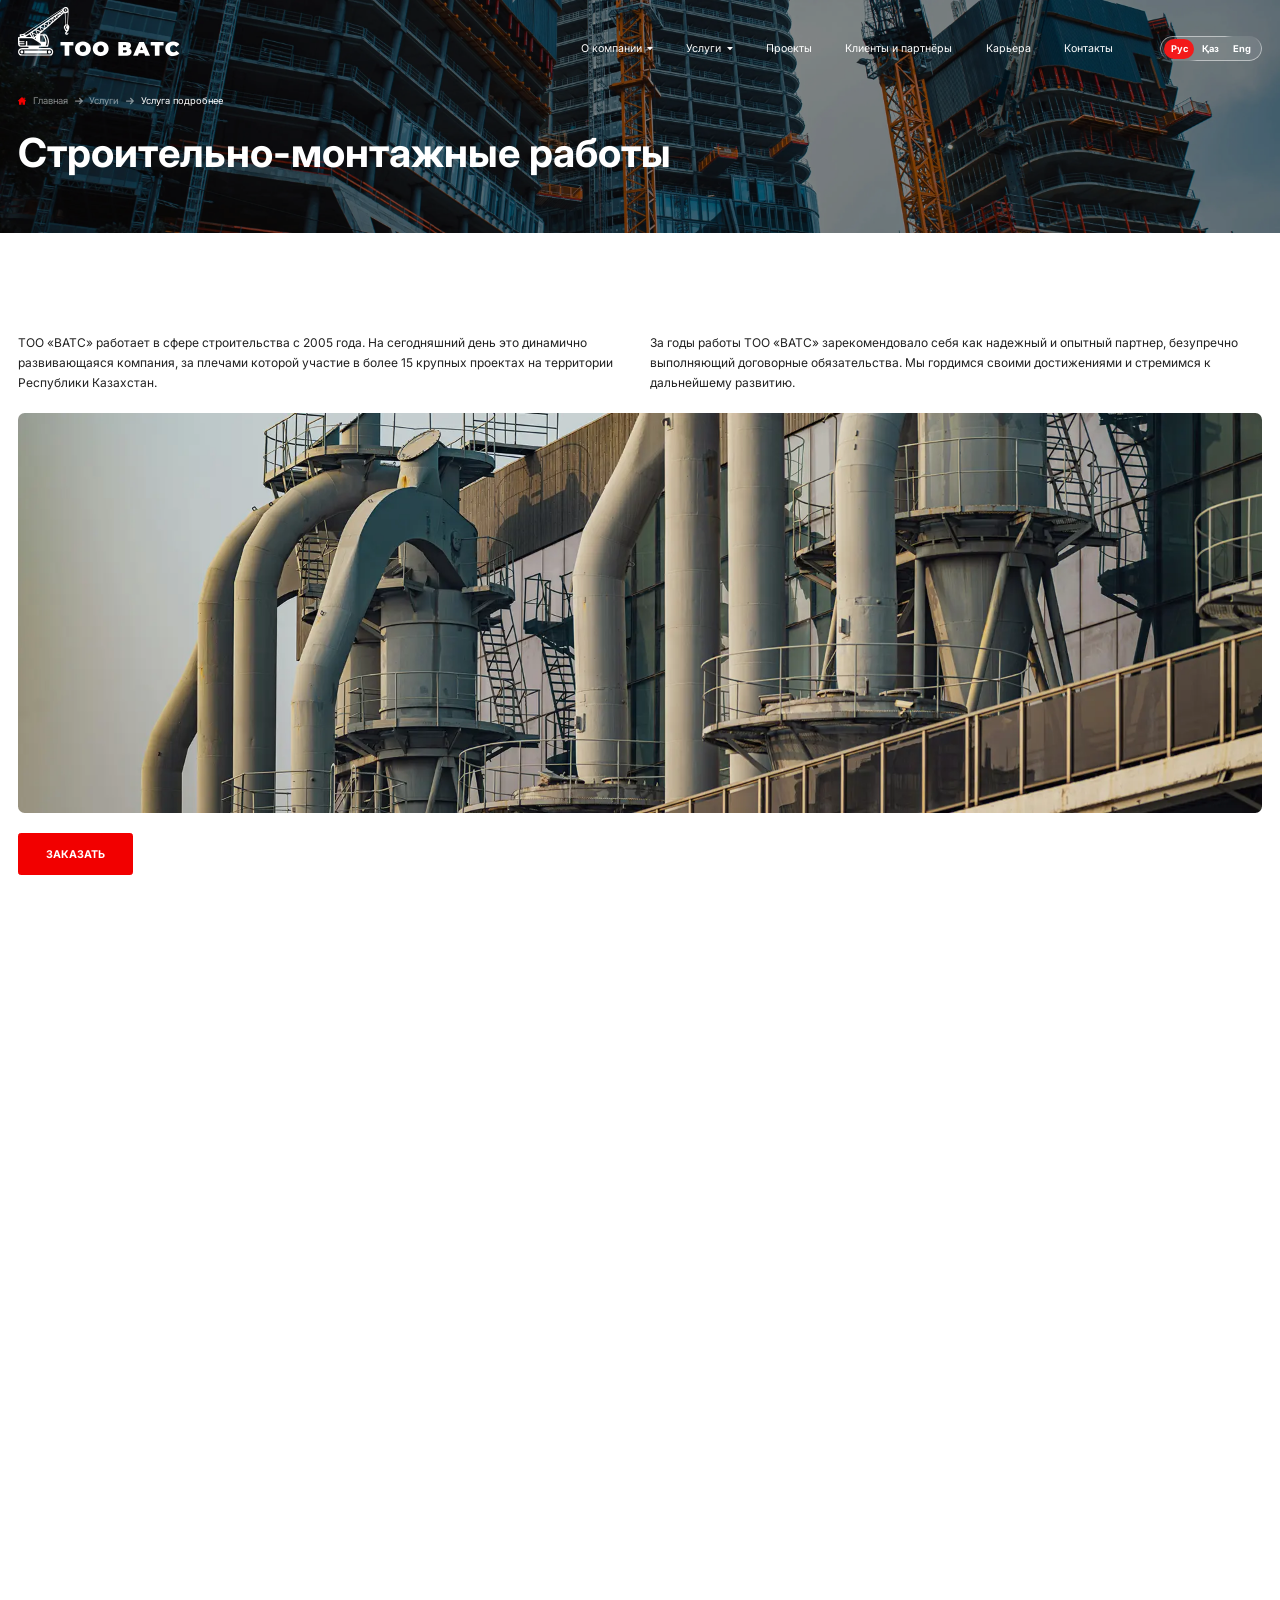
<file: details.html>
<!DOCTYPE html>
<html lang="en">

<head>
    <meta charset="UTF-8">
    <meta http-equiv="X-UA-Compatible" content="IE=edge">
    <meta name="viewport" content="width=device-width, initial-scale=1.0">
    <title>Details</title>

    <link rel="preconnect" href="https://fonts.googleapis.com">
    <link rel="preconnect" href="https://fonts.gstatic.com" crossorigin>
    <link
        href="https://fonts.googleapis.com/css2?family=Inter:ital,opsz,wght@0,14..32,100..900;1,14..32,100..900&display=swap"
        rel="stylesheet">

    <link rel="stylesheet" href="css/swiper.css">
    <link rel="stylesheet" href="css/aos.css">
    <link rel="stylesheet" href="css/fancybox.css">
    <link rel="stylesheet" href="css/style.min.css">
</head>

<body>
    <div class="big-wrapper">
        <header class="header">
            <div class="container">
                <div class="header__inner">
                    <a class="header__logo" href="#" data-aos="fade">
                        <img src="images/logo.svg" alt="logo">
                    </a>
                    <div class="header__wrapper">
                        <nav class="header__menu menu" data-aos="fade">
                            <ul class="menu__list">
                                <li class="menu__item">
                                    <div class="menu__dropdown dropdown">
                                        <div class="dropdown__head">
                                            <span>
                                                О компании
                                            </span>
                                            <svg width="9" height="5" viewBox="0 0 9 5" fill="none"
                                                xmlns="http://www.w3.org/2000/svg">
                                                <path
                                                    d="M4.50009 5L9 0L5.3857 -1.57986e-07L3.61436 -2.35414e-07L0 -3.93402e-07L4.50009 5Z"
                                                    fill="white" />
                                            </svg>
                                        </div>
                                        <ul class="dropdown__list">
                                            <li class="dropdown__item">
                                                <a class="dropdown__link" href="#">
                                                    Клиенты
                                                </a>
                                            </li>
                                            <li class="dropdown__item">
                                                <a class="dropdown__link" href="#">
                                                    Клиенты
                                                </a>
                                            </li>
                                        </ul>
                                    </div>
                                </li>
                                <li class="menu__item">
                                    <div class="menu__dropdown dropdown">
                                        <div class="dropdown__head">
                                            <span>
                                                Услуги
                                            </span>
                                            <svg width="9" height="5" viewBox="0 0 9 5" fill="none"
                                                xmlns="http://www.w3.org/2000/svg">
                                                <path
                                                    d="M4.50009 5L9 0L5.3857 -1.57986e-07L3.61436 -2.35414e-07L0 -3.93402e-07L4.50009 5Z"
                                                    fill="white" />
                                            </svg>
                                        </div>
                                        <ul class="dropdown__list">
                                            <li class="dropdown__item">
                                                <a class="dropdown__link" href="#">
                                                    Клиенты
                                                </a>
                                            </li>
                                            <li class="dropdown__item">
                                                <a class="dropdown__link" href="#">
                                                    Клиенты
                                                </a>
                                            </li>
                                        </ul>
                                    </div>
                                </li>
                                <li class="menu__item">
                                    <a class="menu__link" href="#">
                                        Проекты
                                    </a>
                                </li>
                                <li class="menu__item">
                                    <a class="menu__link" href="#">
                                        Клиенты и партнёры
                                    </a>
                                </li>
                                <li class="menu__item">
                                    <a class="menu__link" href="#">
                                        Карьера
                                    </a>
                                </li>
                                <li class="menu__item">
                                    <a class="menu__link" href="#">
                                        Контакты
                                    </a>
                                </li>
                            </ul>
                        </nav>
                        <div class="header__langs langs" data-aos="fade">
                            <ul class="langs__list">
                                <li class="langs__item">
                                    Рус
                                </li>
                                <li class="langs__item">
                                    <a class="langs__link" href="#">
                                        Қаз
                                    </a>
                                </li>
                                <li class="langs__item">
                                    <a class="langs__link" href="#">
                                        Eng
                                    </a>
                                </li>
                            </ul>
                        </div>
                    </div>
                    <div class="header__burger" data-aos="fade">
                        <span></span>
                        <span></span>
                        <span></span>
                    </div>
                </div>
            </div>
        </header>
        <div class="wrapper">
            <main class="main">
                <section class="main__head head">
                    <picture class="head__img">
                        <img src="images/head-img.jpg" alt="img">
                    </picture>
                    <div class="container">
                        <div class="head__inner">
                            <div class="head__breadcrumbs breadcrumbs" data-aos="fade-right">
                                <ul class="breadcrumbs__list">
                                    <li class="breadcrumbs__item">
                                        <a class="breadcrumbs__link" href="#">
                                            <svg width="13" height="13" viewBox="0 0 13 13" fill="none"
                                                xmlns="http://www.w3.org/2000/svg">
                                                <g clip-path="url(#clip0_5744_145729)">
                                                    <path
                                                        d="M12.7817 5.81L6.949 0.495292C6.69298 0.261978 6.30692 0.262003 6.05101 0.495266L0.218309 5.81002C0.0132296 5.9969 -0.0545125 6.28483 0.0456788 6.54353C0.145895 6.80223 0.389899 6.96938 0.667342 6.96938H1.59892V12.2943C1.59892 12.5054 1.77011 12.6766 1.98123 12.6766H5.17826C5.38938 12.6766 5.56056 12.5055 5.56056 12.2943V9.06118H7.43952V12.2943C7.43952 12.5055 7.6107 12.6766 7.82182 12.6766H11.0187C11.2298 12.6766 11.401 12.5055 11.401 12.2943V6.96938H12.3328C12.6102 6.96938 12.8542 6.80221 12.9544 6.54353C13.0545 6.2848 12.9867 5.9969 12.7817 5.81Z"
                                                        fill="#F20000" />
                                                    <path
                                                        d="M11.3018 1.08594H8.73438L11.6841 3.7681V1.46822C11.6841 1.2571 11.513 1.08594 11.3018 1.08594Z"
                                                        fill="#F20000" />
                                                </g>
                                                <defs>
                                                    <clipPath id="clip0_5744_145729">
                                                        <rect width="13" height="13" fill="white" />
                                                    </clipPath>
                                                </defs>
                                            </svg>
                                            <span>
                                                Главная
                                            </span>
                                        </a>
                                    </li>
                                    <li class="breadcrumbs__item">
                                        <svg width="12" height="12" viewBox="0 0 12 12" fill="none"
                                            xmlns="http://www.w3.org/2000/svg">
                                            <g opacity="0.5">
                                                <path
                                                    d="M11.8082 6.46686L7.47455 10.8006C7.35085 10.9243 7.18597 10.9922 7.01017 10.9922C6.83417 10.9922 6.66939 10.9242 6.54569 10.8006L6.15223 10.407C6.02862 10.2835 5.96052 10.1185 5.96052 9.94264C5.96052 9.76683 6.02862 9.5963 6.15223 9.47279L8.6804 6.93905H0.648286C0.286143 6.93905 0 6.65554 0 6.2933V5.73692C0 5.37468 0.286143 5.06258 0.648286 5.06258H8.70908L6.15232 2.5147C6.02872 2.391 5.96062 2.23051 5.96062 2.05461C5.96062 1.8789 6.02872 1.71607 6.15232 1.59247L6.54578 1.20018C6.66949 1.07647 6.83427 1.00906 7.01027 1.00906C7.18607 1.00906 7.35095 1.07735 7.47465 1.20105L11.8083 5.53468C11.9323 5.65877 12.0005 5.82443 12 6.00052C12.0004 6.17721 11.9323 6.34296 11.8082 6.46686Z"
                                                    fill="white" />
                                            </g>
                                        </svg>
                                        <a class="breadcrumbs__link" href="#">
                                            <span>
                                                Услуги
                                            </span>
                                        </a>
                                    </li>
                                    <li class="breadcrumbs__item">
                                        <svg width="12" height="12" viewBox="0 0 12 12" fill="none"
                                            xmlns="http://www.w3.org/2000/svg">
                                            <g opacity="0.5">
                                                <path
                                                    d="M11.8082 6.46686L7.47455 10.8006C7.35085 10.9243 7.18597 10.9922 7.01017 10.9922C6.83417 10.9922 6.66939 10.9242 6.54569 10.8006L6.15223 10.407C6.02862 10.2835 5.96052 10.1185 5.96052 9.94264C5.96052 9.76683 6.02862 9.5963 6.15223 9.47279L8.6804 6.93905H0.648286C0.286143 6.93905 0 6.65554 0 6.2933V5.73692C0 5.37468 0.286143 5.06258 0.648286 5.06258H8.70908L6.15232 2.5147C6.02872 2.391 5.96062 2.23051 5.96062 2.05461C5.96062 1.8789 6.02872 1.71607 6.15232 1.59247L6.54578 1.20018C6.66949 1.07647 6.83427 1.00906 7.01027 1.00906C7.18607 1.00906 7.35095 1.07735 7.47465 1.20105L11.8083 5.53468C11.9323 5.65877 12.0005 5.82443 12 6.00052C12.0004 6.17721 11.9323 6.34296 11.8082 6.46686Z"
                                                    fill="white" />
                                            </g>
                                        </svg>
                                        <span>
                                            Услуга подробнее
                                        </span>
                                    </li>
                                </ul>
                            </div>
                            <h1 class="head__title" data-aos="fade-right">
                                Строительно-монтажные работы
                            </h1>
                        </div>
                    </div>
                </section>
                <section class="main__about about">
                    <div class="container">
                        <div class="about__texts">
                            <p class="about__text" data-aos="fade">
                                ТОО «ВАТС» работает в сфере строительства с 2005 года. На сегодняшний день это динамично
                                развивающаяся компания, за плечами которой участие в более 15 крупных проектах на
                                территории
                                Республики Казахстан.
                            </p>
                            <p class="about__text" data-aos="fade">
                                За годы работы ТОО «ВАТС» зарекомендовало себя как надежный и опытный партнер,
                                безупречно
                                выполняющий договорные обязательства. Мы гордимся своими достижениями и стремимся к
                                дальнейшему развитию.
                            </p>
                        </div>
                        <picture class="about__img" data-aos="fade-up">
                            <img src="images/about-img.jpg" alt="img">
                        </picture>
                        <div class="about__wrp" data-aos="fade-up">
                            <a class="about__link btn btn--red" href="#">
                                заказать
                            </a>
                        </div>
                    </div>
                </section>
                <section class="main__projects projects">
                    <div class="container">
                        <div class="projects__titling titling" data-aos="fade-right">
                            <div class="titling__suptext">
                                <span>

                                </span>
                                Мы имеем большой опыт
                            </div>
                            <h2 class="titling__title">
                                Реализованные проекты
                            </h2>
                        </div>
                        <div class="projects__items">
                            <div class="projects__group">
                                <div class="projects__item projects-item" data-aos="fade-up">
                                    <div class="projects-item__body">
                                        <h5 class="projects-item__title">
                                            НПС “Атырау”
                                        </h5>
                                        <ul class="projects-item__list">
                                            <li class="projects-item__list-item">
                                                <div class="projects-item__list-text">
                                                    <span>
                                                        Объект:
                                                    </span>
                                                    НПС «Атырау»
                                                </div>
                                            </li>
                                            <li class="projects-item__list-item">
                                                <div class="projects-item__list-text">
                                                    <span>
                                                        Заказчик:
                                                    </span>
                                                    АО «Каспийский Трубопроводный Консорциум-К»
                                                </div>
                                            </li>
                                            <li class="projects-item__list-item">
                                                <div class="projects-item__list-text">
                                                    <span>
                                                        Роль на проекте:
                                                    </span>
                                                    Подрядчик
                                                </div>
                                            </li>
                                            <li class="projects-item__list-item">
                                                <div class="projects-item__list-text">
                                                    <span>
                                                        Вид работ:
                                                    </span>
                                                    Ремонт резервуара противопожарного запаса воды РВС 2500м3
                                                    «21-ТК-G001В НПС «Тенгиз». Работы по устранению дефектов, выявленных
                                                    по результатам полной диагностики РВСПК 20 000 м3 №22-ТК-В002А НПС
                                                    «Атырау»
                                                </div>
                                            </li>
                                            <li class="projects-item__list-item">
                                                <div class="projects-item__list-text">
                                                    <span>
                                                        Срок выполнения работ:
                                                    </span>
                                                    01 ноября 2024 года-31 января 2025 года
                                                </div>
                                            </li>
                                        </ul>
                                    </div>
                                    <picture class="projects-item__img">
                                        <img src="images/projects-img-1.jpg" alt="img">
                                    </picture>
                                </div>
                                <div class="projects__item projects-item" data-aos="fade-up">
                                    <div class="projects-item__body">
                                        <h5 class="projects-item__title">
                                            НПС “Атырау”
                                        </h5>
                                        <ul class="projects-item__list">
                                            <li class="projects-item__list-item">
                                                <div class="projects-item__list-text">
                                                    <span>
                                                        Объект:
                                                    </span>
                                                    НПС «Атырау»
                                                </div>
                                            </li>
                                            <li class="projects-item__list-item">
                                                <div class="projects-item__list-text">
                                                    <span>
                                                        Заказчик:
                                                    </span>
                                                    АО «Каспийский Трубопроводный Консорциум-К»
                                                </div>
                                            </li>
                                            <li class="projects-item__list-item">
                                                <div class="projects-item__list-text">
                                                    <span>
                                                        Роль на проекте:
                                                    </span>
                                                    Подрядчик
                                                </div>
                                            </li>
                                            <li class="projects-item__list-item">
                                                <div class="projects-item__list-text">
                                                    <span>
                                                        Вид работ:
                                                    </span>
                                                    Ремонт резервуара противопожарного запаса воды РВС 2500м3
                                                    «21-ТК-G001В НПС «Тенгиз». Работы по устранению дефектов, выявленных
                                                    по результатам полной диагностики РВСПК 20 000 м3 №22-ТК-В002А НПС
                                                    «Атырау»
                                                </div>
                                            </li>
                                            <li class="projects-item__list-item">
                                                <div class="projects-item__list-text">
                                                    <span>
                                                        Срок выполнения работ:
                                                    </span>
                                                    01 ноября 2024 года-31 января 2025 года
                                                </div>
                                            </li>
                                        </ul>
                                    </div>
                                    <picture class="projects-item__img">
                                        <img src="images/projects-img-2.jpg" alt="img">
                                    </picture>
                                </div>
                                <div class="projects__item projects-item" data-aos="fade-up">
                                    <div class="projects-item__body">
                                        <h5 class="projects-item__title">
                                            НПС “Атырау”
                                        </h5>
                                        <ul class="projects-item__list">
                                            <li class="projects-item__list-item">
                                                <div class="projects-item__list-text">
                                                    <span>
                                                        Объект:
                                                    </span>
                                                    НПС «Атырау»
                                                </div>
                                            </li>
                                            <li class="projects-item__list-item">
                                                <div class="projects-item__list-text">
                                                    <span>
                                                        Заказчик:
                                                    </span>
                                                    АО «Каспийский Трубопроводный Консорциум-К»
                                                </div>
                                            </li>
                                            <li class="projects-item__list-item">
                                                <div class="projects-item__list-text">
                                                    <span>
                                                        Роль на проекте:
                                                    </span>
                                                    Подрядчик
                                                </div>
                                            </li>
                                            <li class="projects-item__list-item">
                                                <div class="projects-item__list-text">
                                                    <span>
                                                        Вид работ:
                                                    </span>
                                                    Ремонт резервуара противопожарного запаса воды РВС 2500м3
                                                    «21-ТК-G001В НПС «Тенгиз». Работы по устранению дефектов, выявленных
                                                    по результатам полной диагностики РВСПК 20 000 м3 №22-ТК-В002А НПС
                                                    «Атырау»
                                                </div>
                                            </li>
                                            <li class="projects-item__list-item">
                                                <div class="projects-item__list-text">
                                                    <span>
                                                        Срок выполнения работ:
                                                    </span>
                                                    01 ноября 2024 года-31 января 2025 года
                                                </div>
                                            </li>
                                        </ul>
                                    </div>
                                    <picture class="projects-item__img">
                                        <img src="images/projects-img-3.jpg" alt="img">
                                    </picture>
                                </div>
                            </div>
                            <div class="projects__wrp" data-aos="fade-up">
                                <a class="projects__link btn btn--red" href="#">
                                    заказать похожий проект
                                </a>
                            </div>
                        </div>
                    </div>
                </section>
            </main>
            <footer class="footer" data-aos="fade">
                <div class="container">
                    <div class="footer__top">
                        <a class="footer__logo" href="#">
                            <img src="images/logo-red.svg" alt="logo">
                        </a>
                        <nav class="footer__menu menu menu--additional">
                            <ul class="menu__list">
                                <li class="menu__item">
                                    <div class="menu__dropdown dropdown">
                                        <div class="dropdown__head">
                                            <span>
                                                О компании
                                            </span>
                                            <svg width="9" height="5" viewBox="0 0 9 5" fill="none"
                                                xmlns="http://www.w3.org/2000/svg">
                                                <path
                                                    d="M4.50009 5L9 0L5.3857 -1.57986e-07L3.61436 -2.35414e-07L0 -3.93402e-07L4.50009 5Z"
                                                    fill="white" />
                                            </svg>
                                        </div>
                                        <ul class="dropdown__list">
                                            <li class="dropdown__item">
                                                <a class="dropdown__link" href="#">
                                                    Клиенты
                                                </a>
                                            </li>
                                            <li class="dropdown__item">
                                                <a class="dropdown__link" href="#">
                                                    Клиенты
                                                </a>
                                            </li>
                                        </ul>
                                    </div>
                                </li>
                                <li class="menu__item">
                                    <a class="menu__link" href="#">
                                        Карьера
                                    </a>
                                </li>
                                <li class="menu__item">
                                    <div class="menu__dropdown dropdown">
                                        <div class="dropdown__head">
                                            <span>
                                                Услуги
                                            </span>
                                            <svg width="9" height="5" viewBox="0 0 9 5" fill="none"
                                                xmlns="http://www.w3.org/2000/svg">
                                                <path
                                                    d="M4.50009 5L9 0L5.3857 -1.57986e-07L3.61436 -2.35414e-07L0 -3.93402e-07L4.50009 5Z"
                                                    fill="white" />
                                            </svg>
                                        </div>
                                        <ul class="dropdown__list">
                                            <li class="dropdown__item">
                                                <a class="dropdown__link" href="#">
                                                    Клиенты
                                                </a>
                                            </li>
                                            <li class="dropdown__item">
                                                <a class="dropdown__link" href="#">
                                                    Клиенты
                                                </a>
                                            </li>
                                        </ul>
                                    </div>
                                </li>
                                <li class="menu__item">
                                    <a class="menu__link" href="#">
                                        Закупки
                                    </a>
                                </li>
                                <li class="menu__item">
                                    <a class="menu__link" href="#">
                                        Проекты
                                    </a>
                                </li>
                                <li class="menu__item">
                                    <a class="menu__link" href="#">
                                        Контакты
                                    </a>
                                </li>
                                <li class="menu__item">
                                    <a class="menu__link" href="#">
                                        Клиенты и партнёры
                                    </a>
                                </li>
                            </ul>
                        </nav>
                        <div class="footer__connections connections connections--additional">
                            <ul class="connections__list">
                                <li class="connections__list-item">
                                    <div class="connections__icon">
                                        <svg width="22" height="22" viewBox="0 0 22 22" fill="none"
                                            xmlns="http://www.w3.org/2000/svg">
                                            <g clip-path="url(#clip0_5744_152591)">
                                                <path
                                                    d="M3.57511 11.0021C3.57511 8.29171 3.57031 5.58129 3.57511 2.87086C3.57991 1.4365 4.51057 0.309153 5.91615 0.0405098C6.10324 0.0069293 6.29992 0.00213209 6.48702 0.00213209C9.49487 0.00213209 12.4979 -0.00266512 15.5058 0.00213209C17.2088 0.00213209 18.4225 1.21583 18.4225 2.91883C18.4225 8.3061 18.4225 13.6934 18.4225 19.0806C18.4225 20.7836 17.2088 21.9973 15.5058 21.9973C12.4979 22.0021 9.49487 22.0021 6.48702 21.9973C4.7888 21.9973 3.57511 20.7788 3.57031 19.0806C3.57511 16.3894 3.57511 13.6934 3.57511 11.0021ZM5.11501 10.9829C5.11501 13.679 5.11501 16.3702 5.11501 19.0662C5.11501 19.9489 5.63791 20.467 6.5158 20.467C9.50446 20.467 12.4931 20.467 15.4866 20.467C15.6305 20.467 15.7792 20.4622 15.9135 20.4286C16.5372 20.2751 16.8874 19.7714 16.8874 19.0423C16.8874 14.8447 16.8874 10.6471 16.8874 6.45438C16.8874 5.26467 16.8922 4.07017 16.8874 2.88046C16.8826 2.21844 16.4988 1.69075 15.8943 1.58521C15.5202 1.52285 15.1316 1.56123 14.7478 1.55643C14.6327 1.7723 14.5127 1.98818 14.3976 2.20405C14.3784 2.23763 14.3592 2.27601 14.34 2.30959C14.1482 2.62621 13.8699 2.8133 13.4957 2.8133C11.8407 2.81809 10.1857 2.81809 8.53063 2.8133C8.13726 2.8133 7.84942 2.61661 7.66233 2.27121C7.56159 2.07932 7.47044 1.88264 7.3697 1.69555C7.34092 1.63798 7.27855 1.55643 7.23058 1.55643C6.82282 1.56123 6.40546 1.53244 6.01689 1.61879C5.44122 1.74832 5.11501 2.26641 5.11501 2.93323C5.11501 5.61007 5.11501 8.29651 5.11501 10.9829Z"
                                                    fill="#F20000" />
                                                <path
                                                    d="M11.0005 18.9239C10.6647 18.9239 10.3289 18.9287 9.9931 18.9239C9.54696 18.9143 9.22075 18.6025 9.21115 18.1851C9.20156 17.7534 9.51338 17.408 9.96911 17.3936C10.6551 17.3792 11.3411 17.3792 12.0271 17.3936C12.4781 17.4032 12.7947 17.7534 12.7851 18.1851C12.7755 18.6025 12.4493 18.9143 12.0031 18.9239C11.6721 18.9335 11.3363 18.9239 11.0005 18.9239Z"
                                                    fill="#F20000" />
                                            </g>
                                            <defs>
                                                <clipPath id="clip0_5744_152591">
                                                    <rect width="14.8522" height="22" fill="white"
                                                        transform="translate(3.57422)" />
                                                </clipPath>
                                            </defs>
                                        </svg>
                                    </div>
                                    <div class="connections__box">
                                        <div class="connections__suptext">
                                            Отдел продаж
                                        </div>
                                        <a class="connections__link" href="+77711210888">
                                            +7 771 121 08 88
                                        </a>
                                        <a class="connections__link" href="+77711218828">
                                            +7 771 121 8828
                                        </a>
                                    </div>
                                </li>
                                <li class="connections__list-item">
                                    <div class="connections__icon">
                                        <svg width="22" height="22" viewBox="0 0 22 22" fill="none"
                                            xmlns="http://www.w3.org/2000/svg">
                                            <g clip-path="url(#clip0_5744_152636)">
                                                <path
                                                    d="M10.9719 22.0006C10.1821 21.2923 9.38364 20.6098 8.62383 19.8886C6.98403 18.3346 5.49446 16.6476 4.24529 14.7588C3.38676 13.4582 2.68276 12.0802 2.3651 10.5348C2.05603 9.04099 2.15476 7.5643 2.62695 6.11338C3.15066 4.49933 4.06071 3.14713 5.36139 2.06109C6.65778 0.979329 8.14734 0.309671 9.82578 0.0821587C11.384 -0.128183 12.8908 0.064988 14.3417 0.665964C15.7626 1.25406 16.9559 2.15552 17.9089 3.36606C18.8318 4.53796 19.4285 5.86011 19.6775 7.33679C19.9522 8.95943 19.7891 10.5391 19.1795 12.0716C18.5056 13.7629 17.5011 15.2525 16.3635 16.6605C14.8096 18.5879 13.0582 20.3222 11.1308 21.8761C11.1007 21.9019 11.0578 21.9319 10.9719 22.0006ZM10.9977 19.7384C11.0449 19.704 11.0792 19.6783 11.1093 19.6525C12.2168 18.6566 13.2857 17.6221 14.2644 16.4974C15.5608 15.0078 16.7327 13.441 17.5183 11.608C18.2094 9.99396 18.3081 8.33699 17.7544 6.6886C16.8486 4.00138 14.9641 2.36157 12.1653 1.82928C10.7659 1.56313 9.40081 1.7606 8.10442 2.3487C6.45173 3.09991 5.24978 4.31045 4.52003 5.96743C3.90188 7.37543 3.73876 8.84352 4.08217 10.3503C4.38695 11.6896 5.04373 12.8658 5.79495 13.9947C7.06129 15.8835 8.60666 17.5276 10.2593 19.0773C10.504 19.3005 10.7487 19.5151 10.9977 19.7384Z"
                                                    fill="#F20000" />
                                                <path
                                                    d="M10.9933 12.8827C8.74393 12.8784 6.91954 11.0455 6.92384 8.79609C6.92813 6.55102 8.77398 4.71375 11.0148 4.72663C13.2598 4.73522 15.0928 6.57678 15.0842 8.81756C15.0756 11.0669 13.2427 12.8913 10.9933 12.8827ZM10.9976 11.1657C12.2983 11.1657 13.3586 10.1097 13.3629 8.81326C13.3629 7.51258 12.3026 6.448 11.0062 6.448C9.70979 6.4437 8.6452 7.50829 8.64091 8.80468C8.64091 10.1011 9.69691 11.1614 10.9976 11.1657Z"
                                                    fill="#F20000" />
                                            </g>
                                            <defs>
                                                <clipPath id="clip0_5744_152636">
                                                    <rect width="17.6215" height="22" fill="white"
                                                        transform="translate(2.18945)" />
                                                </clipPath>
                                            </defs>
                                        </svg>
                                    </div>
                                    <div class="connections__box">
                                        <div class="connections__suptext">
                                            Адрес
                                        </div>
                                        <a class="connections__link" href="#">
                                            г.Атырау, ул. Сатпаева 43А, ТРЦ Infinity Mall
                                        </a>
                                    </div>
                                </li>
                                <li class="connections__list-item">
                                    <div class="connections__icon">
                                        <svg width="22" height="22" viewBox="0 0 22 22" fill="none"
                                            xmlns="http://www.w3.org/2000/svg">
                                            <g clip-path="url(#clip0_5744_138671)">
                                                <g clip-path="url(#clip1_5744_138671)">
                                                    <path
                                                        d="M10.9976 2.375C13.1942 2.375 15.3859 2.375 17.5824 2.375C20.1328 2.375 22.0051 4.24724 22.0051 6.79762C22.0051 9.58387 22.0051 12.3652 22.0051 15.1515C22.0051 17.7018 20.1328 19.5741 17.5824 19.5741C13.1942 19.5741 8.80108 19.5741 4.41286 19.5741C1.86248 19.5741 -0.00976562 17.7018 -0.00976562 15.1515C-0.00976562 12.3456 -0.00976562 9.53473 -0.00976562 6.72391C-0.0048516 4.59122 1.4153 2.86149 3.50868 2.45362C3.79369 2.39957 4.09344 2.37991 4.38829 2.375C6.59468 2.375 8.79617 2.375 10.9976 2.375ZM10.9976 4.09491C8.80108 4.09491 6.60943 4.09491 4.41286 4.09491C2.8158 4.09491 1.71014 5.20056 1.71014 6.79762C1.71014 9.57896 1.71014 12.3652 1.71014 15.1465C1.71014 16.7387 2.82071 17.8493 4.41286 17.8493C8.80108 17.8493 13.1893 17.8493 17.5775 17.8493C19.1746 17.8493 20.2802 16.7387 20.2802 15.1465C20.2802 12.3652 20.2802 9.57896 20.2802 6.79762C20.2802 5.20548 19.1697 4.09491 17.5775 4.09491C15.3859 4.09491 13.1942 4.09491 10.9976 4.09491Z"
                                                        fill="#F20000" />
                                                    <path
                                                        d="M13.6025 12.2209C13.3323 12.4715 13.0964 12.6828 12.8704 12.9089C11.8138 13.9654 10.1824 13.9654 9.13078 12.904C8.90473 12.6779 8.66886 12.4666 8.44282 12.2504C8.23151 12.4568 7.99564 12.673 7.77451 12.8991C6.84084 13.8671 5.91209 14.8352 4.98334 15.8033C4.59513 16.2111 4.06442 16.2504 3.69587 15.8966C3.32732 15.5477 3.35189 15.0121 3.74009 14.6091C4.86541 13.4396 5.9858 12.2701 7.11111 11.1005C7.15043 11.0612 7.18482 11.017 7.23888 10.958C6.89981 10.6091 6.56566 10.2602 6.2315 9.91625C5.40103 9.0563 4.56565 8.20126 3.73518 7.3413C3.35189 6.94818 3.33223 6.42238 3.68604 6.06857C4.04476 5.70984 4.58531 5.73933 4.97351 6.13736C6.73273 7.95555 8.49687 9.76883 10.2561 11.587C10.777 12.1226 11.2291 12.1226 11.75 11.5821C13.5141 9.76392 15.2733 7.95064 17.0325 6.13245C17.4109 5.73933 17.9367 5.70493 18.3003 6.04891C18.6689 6.39781 18.6542 6.93344 18.261 7.33639C17.1456 8.48627 16.0252 9.64106 14.9097 10.7909C14.8654 10.8352 14.8212 10.8843 14.7623 10.9531C15.121 11.3266 15.4748 11.7 15.8286 12.0686C16.6443 12.9187 17.465 13.7688 18.2807 14.619C18.6542 15.0121 18.664 15.5477 18.3003 15.8917C17.9318 16.2357 17.406 16.2013 17.0325 15.8082C15.9269 14.6583 14.8212 13.5035 13.7156 12.3536C13.6664 12.3143 13.632 12.2602 13.6025 12.2209Z"
                                                        fill="#F20000" />
                                                </g>
                                            </g>
                                            <defs>
                                                <clipPath id="clip0_5744_138671">
                                                    <rect width="22" height="22" fill="white" />
                                                </clipPath>
                                                <clipPath id="clip1_5744_138671">
                                                    <rect width="22.0197" height="17.204" fill="white"
                                                        transform="translate(-0.00976562 2.375)" />
                                                </clipPath>
                                            </defs>
                                        </svg>
                                    </div>
                                    <div class="connections__box">
                                        <div class="connections__suptext">
                                            Email
                                        </div>
                                        <a class="connections__link" href="mailto:client@example.kz">
                                            client@example.kz
                                        </a>
                                    </div>
                                </li>
                                <li class="connections__list-item">
                                    <div class="connections__icon">
                                        <svg width="22" height="22" viewBox="0 0 22 22" fill="none"
                                            xmlns="http://www.w3.org/2000/svg">
                                            <g clip-path="url(#clip0_5744_138671)">
                                                <g clip-path="url(#clip1_5744_138671)">
                                                    <path
                                                        d="M10.9976 2.375C13.1942 2.375 15.3859 2.375 17.5824 2.375C20.1328 2.375 22.0051 4.24724 22.0051 6.79762C22.0051 9.58387 22.0051 12.3652 22.0051 15.1515C22.0051 17.7018 20.1328 19.5741 17.5824 19.5741C13.1942 19.5741 8.80108 19.5741 4.41286 19.5741C1.86248 19.5741 -0.00976562 17.7018 -0.00976562 15.1515C-0.00976562 12.3456 -0.00976562 9.53473 -0.00976562 6.72391C-0.0048516 4.59122 1.4153 2.86149 3.50868 2.45362C3.79369 2.39957 4.09344 2.37991 4.38829 2.375C6.59468 2.375 8.79617 2.375 10.9976 2.375ZM10.9976 4.09491C8.80108 4.09491 6.60943 4.09491 4.41286 4.09491C2.8158 4.09491 1.71014 5.20056 1.71014 6.79762C1.71014 9.57896 1.71014 12.3652 1.71014 15.1465C1.71014 16.7387 2.82071 17.8493 4.41286 17.8493C8.80108 17.8493 13.1893 17.8493 17.5775 17.8493C19.1746 17.8493 20.2802 16.7387 20.2802 15.1465C20.2802 12.3652 20.2802 9.57896 20.2802 6.79762C20.2802 5.20548 19.1697 4.09491 17.5775 4.09491C15.3859 4.09491 13.1942 4.09491 10.9976 4.09491Z"
                                                        fill="#F20000" />
                                                    <path
                                                        d="M13.6025 12.2209C13.3323 12.4715 13.0964 12.6828 12.8704 12.9089C11.8138 13.9654 10.1824 13.9654 9.13078 12.904C8.90473 12.6779 8.66886 12.4666 8.44282 12.2504C8.23151 12.4568 7.99564 12.673 7.77451 12.8991C6.84084 13.8671 5.91209 14.8352 4.98334 15.8033C4.59513 16.2111 4.06442 16.2504 3.69587 15.8966C3.32732 15.5477 3.35189 15.0121 3.74009 14.6091C4.86541 13.4396 5.9858 12.2701 7.11111 11.1005C7.15043 11.0612 7.18482 11.017 7.23888 10.958C6.89981 10.6091 6.56566 10.2602 6.2315 9.91625C5.40103 9.0563 4.56565 8.20126 3.73518 7.3413C3.35189 6.94818 3.33223 6.42238 3.68604 6.06857C4.04476 5.70984 4.58531 5.73933 4.97351 6.13736C6.73273 7.95555 8.49687 9.76883 10.2561 11.587C10.777 12.1226 11.2291 12.1226 11.75 11.5821C13.5141 9.76392 15.2733 7.95064 17.0325 6.13245C17.4109 5.73933 17.9367 5.70493 18.3003 6.04891C18.6689 6.39781 18.6542 6.93344 18.261 7.33639C17.1456 8.48627 16.0252 9.64106 14.9097 10.7909C14.8654 10.8352 14.8212 10.8843 14.7623 10.9531C15.121 11.3266 15.4748 11.7 15.8286 12.0686C16.6443 12.9187 17.465 13.7688 18.2807 14.619C18.6542 15.0121 18.664 15.5477 18.3003 15.8917C17.9318 16.2357 17.406 16.2013 17.0325 15.8082C15.9269 14.6583 14.8212 13.5035 13.7156 12.3536C13.6664 12.3143 13.632 12.2602 13.6025 12.2209Z"
                                                        fill="#F20000" />
                                                </g>
                                            </g>
                                            <defs>
                                                <clipPath id="clip0_5744_138671">
                                                    <rect width="22" height="22" fill="white" />
                                                </clipPath>
                                                <clipPath id="clip1_5744_138671">
                                                    <rect width="22.0197" height="17.204" fill="white"
                                                        transform="translate(-0.00976562 2.375)" />
                                                </clipPath>
                                            </defs>
                                        </svg>
                                    </div>
                                    <div class="connections__box">
                                        <div class="connections__suptext">
                                            Email
                                        </div>
                                        <a class="connections__link" href="mailto:client@example.kz">
                                            client@example.kz
                                        </a>
                                    </div>
                                </li>
                            </ul>
                        </div>
                    </div>
                    <div class="footer__bottom">
                        <p class="footer__copy">
                            © 2026, TOO ВАТС
                        </p>
                        <div class="footer__develoer">
                            <p class="footer__developer-text">
                                Разработка:
                            </p>
                            <div class="footer__developer-logo">
                                <svg width="112" height="30" viewBox="0 0 112 30" fill="none"
                                    xmlns="http://www.w3.org/2000/svg">
                                    <g clip-path="url(#clip0_5605_55528)">
                                        <path d="M98.0195 26.0117L100.181 29.6611H98.0195V26.0117Z" fill="#FFE100" />
                                        <path
                                            d="M111.174 9.06641V21.0302H104.145V23.6555H107.158L103.85 29.2223V29.6648H103.686L100.723 25.1473L103.416 21.0302H100.074L98.0179 24.4141V17.916H95.0469V29.6648H93.4624V26.9004H90.5801V9.06641H111.174Z"
                                            fill="#FFE100" />
                                        <path d="M108.01 27.0192L111.175 21.6758V27.0192H108.01Z" fill="#FFE100" />
                                        <path
                                            d="M23.4381 25.6589V13.9648H19.0723V29.6033H29.0007V25.6589H23.4381V25.6589Z"
                                            fill="white" />
                                        <path
                                            d="M38.2877 13.5703C33.2603 13.5703 29.6699 17.009 29.6699 21.7878C29.6699 26.5665 33.2603 30.001 38.2877 30.001C43.2983 30.001 46.8718 26.5749 46.8718 21.7878C46.8718 16.9921 43.2983 13.5703 38.2877 13.5703ZM38.2877 25.9892C35.9068 25.9892 34.1579 24.2193 34.1579 21.7878C34.1579 19.352 35.9068 17.5779 38.2877 17.5779C40.6645 17.5779 42.388 19.3394 42.388 21.7878C42.388 24.2361 40.6645 25.9892 38.2877 25.9892Z"
                                            fill="white" />
                                        <path
                                            d="M58.8528 13.9648V22.1696L52.8477 13.9648H49.0762V29.6033H53.2565V21.1161L59.4638 29.6033H63.0289V13.9648H58.8528Z"
                                            fill="white" />
                                        <path d="M66.0586 13.9648V29.6033H70.4244V13.9648H66.0586Z" fill="white" />
                                        <path
                                            d="M83.2317 13.9648V22.1696L77.2266 13.9648H73.4551V29.6033H77.6313V21.1161L83.8428 29.6033H87.4079V13.9648H83.2317Z"
                                            fill="white" />
                                        <path
                                            d="M2.58677 5.3609C1.49529 5.1797 0.530248 5.01537 0.530248 4.01242C0.530248 3.1696 1.31411 2.6049 2.51095 2.6049C3.72033 2.6049 4.46201 3.16538 4.52951 4.10933H4.90873C4.84556 2.95468 3.93947 2.23828 2.51516 2.23828C1.10341 2.23828 0.142584 2.9589 0.142584 4.02082C0.142584 5.33561 1.33942 5.54212 2.49829 5.7444C3.60233 5.92982 4.69381 6.13208 4.69381 7.29517C4.69381 8.22227 3.84677 8.82067 2.5699 8.82067C1.30146 8.82067 0.505041 8.24334 0.399691 7.24461H0.0078125C0.113162 8.45827 1.0529 9.19573 2.56146 9.19573C4.07436 9.19573 5.08569 8.43298 5.08569 7.28255C5.08569 5.79496 3.7583 5.55476 2.58677 5.3609Z"
                                            fill="white" />
                                        <path
                                            d="M9.3554 8.68752C8.31032 8.68752 7.71185 8.07225 7.71185 7.01454V2.72881H10.1434V2.37906H7.71185V0.398438H7.31575V2.37906H5.77344V2.72881H7.31575V7.03139C7.31575 8.29983 8.07431 9.0668 9.32166 9.0668H10.1982V8.68752H9.3554Z"
                                            fill="white" />
                                        <path
                                            d="M16.7211 2.36719V6.21042C16.7211 7.80757 15.794 8.80631 14.298 8.80631C12.802 8.80631 11.8707 7.81177 11.8707 6.21042V2.36719H11.4746V6.25677C11.4746 8.04356 12.5702 9.19399 14.298 9.19399C16.0257 9.19399 17.1172 8.04356 17.1172 6.25677V2.36719H16.7211Z"
                                            fill="white" />
                                        <path
                                            d="M25.2832 0V4.05394C24.7311 2.95407 23.627 2.23767 22.2532 2.23767C20.2937 2.23767 18.8398 3.73366 18.8398 5.7185C18.8398 7.6949 20.2937 9.19511 22.2532 9.19511C23.6354 9.19511 24.7438 8.47028 25.2916 7.35779L25.3464 9.06448H25.6793V0H25.2832ZM22.2743 8.80743C20.5424 8.80743 19.2402 7.47576 19.2402 5.71851C19.2402 3.94859 20.5424 2.62536 22.2743 2.62536C24.0231 2.62536 25.3 3.93596 25.3 5.71851C25.3 7.49683 24.0231 8.80743 22.2743 8.80743Z"
                                            fill="white" />
                                        <path
                                            d="M28.1201 2.37008V9.06625H28.5162V2.37008H28.1201ZM28.0273 0.191406V0.88252H28.6089V0.191406H28.0273Z"
                                            fill="white" />
                                        <path
                                            d="M33.8503 2.23828C31.8613 2.23828 30.3652 3.71321 30.3652 5.71911C30.3652 7.70814 31.8613 9.19572 33.8503 9.19572C35.8478 9.19572 37.3353 7.70815 37.3353 5.71911C37.3353 3.72586 35.8477 2.23828 33.8503 2.23828ZM33.8503 8.80804C32.0888 8.80804 30.7656 7.48903 30.7656 5.71912C30.7656 3.93657 32.0804 2.62597 33.8503 2.62597C35.6202 2.62597 36.9308 3.94498 36.9308 5.71912C36.9308 7.48903 35.6202 8.80804 33.8503 8.80804Z"
                                            fill="white" />
                                        <path
                                            d="M8.65456 23.5357C9.62121 23.5357 10.4048 22.7521 10.4048 21.7854C10.4048 20.8188 9.62121 20.0352 8.65456 20.0352C7.68792 20.0352 6.9043 20.8188 6.9043 21.7854C6.9043 22.7521 7.68792 23.5357 8.65456 23.5357Z"
                                            fill="#FFE100" />
                                        <path
                                            d="M12.4897 23.5366V25.7827H8.49479C6.29505 25.7827 4.49564 23.9917 4.49564 21.7878C4.49564 19.5796 6.29506 17.7886 8.49479 17.7886C10.0751 17.7886 11.4404 18.7073 12.0894 20.0347H16.5226C15.7219 16.339 12.4308 13.5703 8.49479 13.5703C3.96044 13.5703 0.277344 17.245 0.277344 21.7878C0.277337 26.3221 3.96044 30.001 8.49479 30.001H16.7122V23.5366H12.4897Z"
                                            fill="white" />
                                    </g>
                                    <defs>
                                        <clipPath id="clip0_5605_55528">
                                            <rect width="111.183" height="30" fill="white" />
                                        </clipPath>
                                    </defs>
                                </svg>
                            </div>
                        </div>
                    </div>
                </div>
            </footer>
        </div>
    </div>

    <script src="js/jquery.js"></script>
    <script src="js/aos.js"></script>
    <script src="js/swiper.js"></script>
    <script src="js/fancybox.js"></script>
    <script src="js/main.min.js"></script>
</body>

</html>
</file>
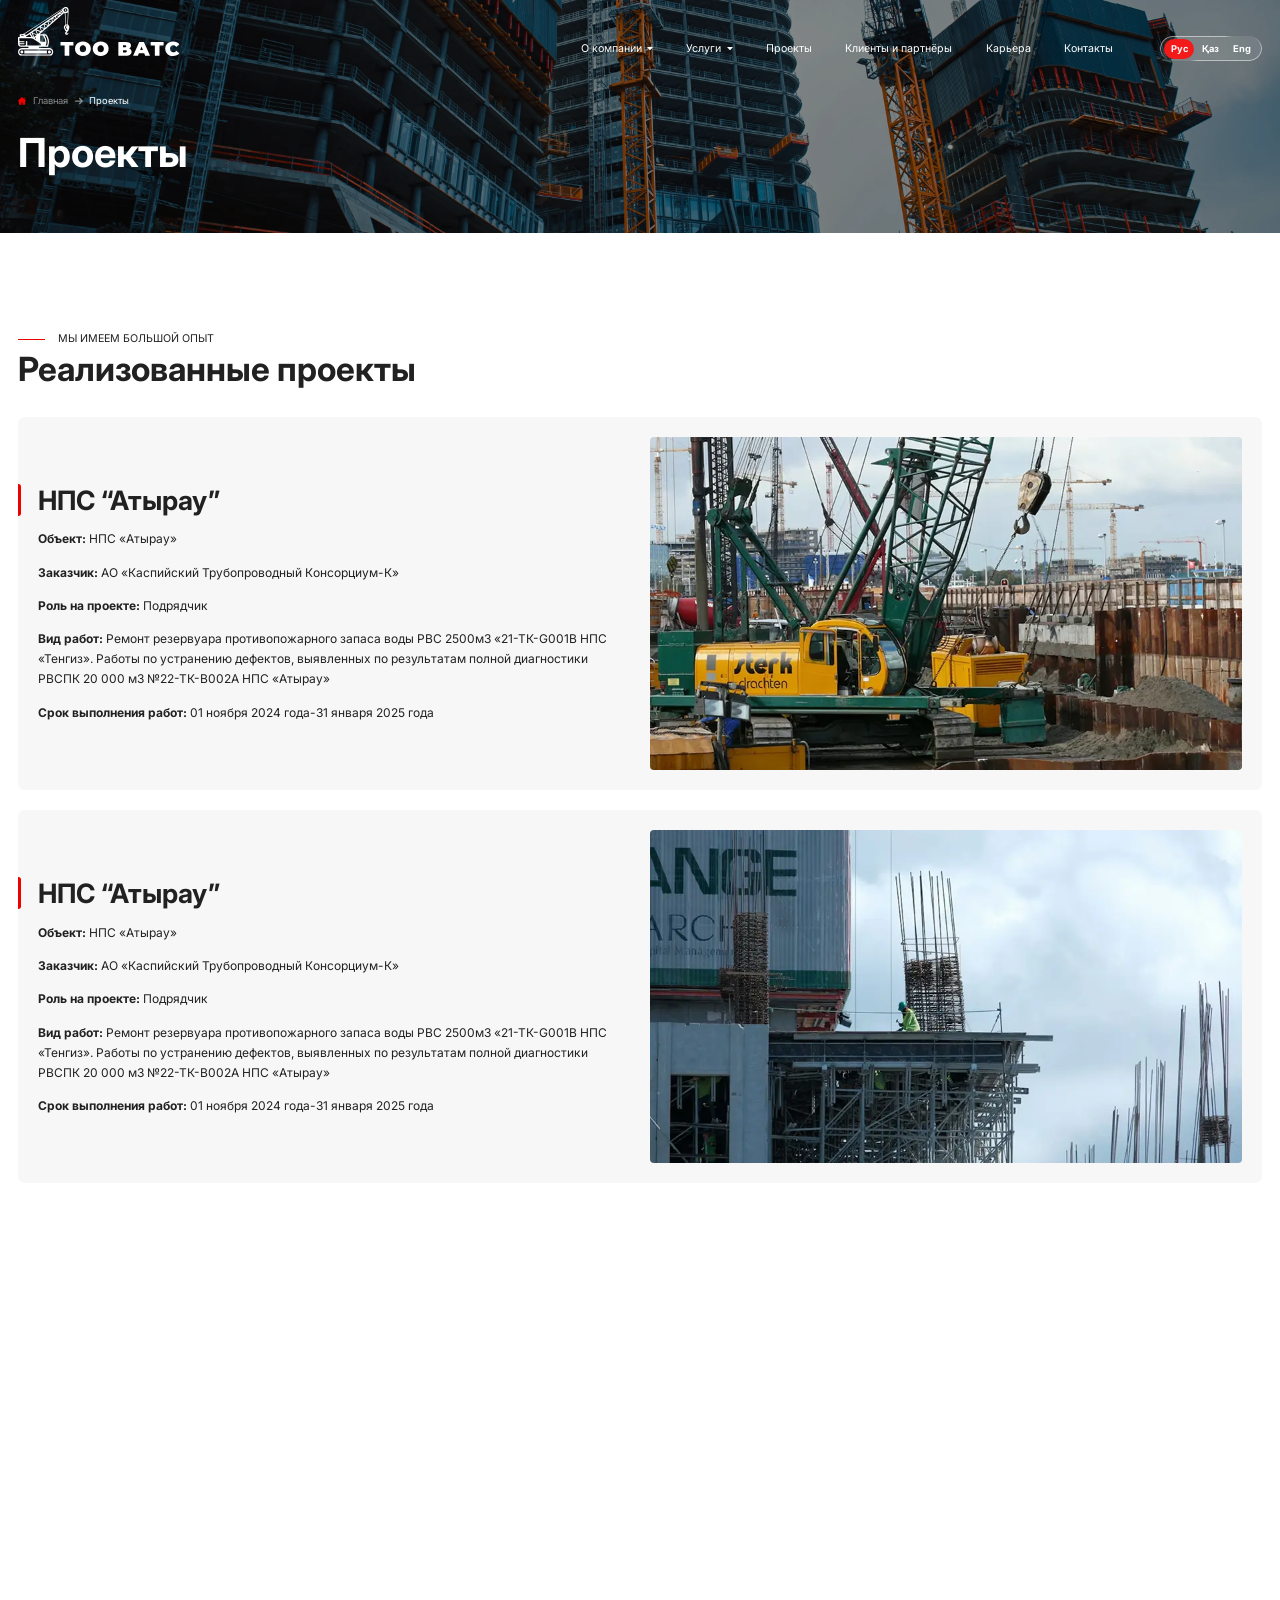
<file: projects.html>
<!DOCTYPE html>
<html lang="en">

<head>
    <meta charset="UTF-8">
    <meta http-equiv="X-UA-Compatible" content="IE=edge">
    <meta name="viewport" content="width=device-width, initial-scale=1.0">
    <title>Projects</title>

    <link rel="preconnect" href="https://fonts.googleapis.com">
    <link rel="preconnect" href="https://fonts.gstatic.com" crossorigin>
    <link
        href="https://fonts.googleapis.com/css2?family=Inter:ital,opsz,wght@0,14..32,100..900;1,14..32,100..900&display=swap"
        rel="stylesheet">

    <link rel="stylesheet" href="css/swiper.css">
    <link rel="stylesheet" href="css/aos.css">
    <link rel="stylesheet" href="css/fancybox.css">
    <link rel="stylesheet" href="css/style.min.css">
</head>

<body>
    <div class="big-wrapper">
        <header class="header">
            <div class="container">
                <div class="header__inner">
                    <a class="header__logo" href="#" data-aos="fade">
                        <img src="images/logo.svg" alt="logo">
                    </a>
                    <div class="header__wrapper">
                        <nav class="header__menu menu" data-aos="fade">
                            <ul class="menu__list">
                                <li class="menu__item">
                                    <div class="menu__dropdown dropdown">
                                        <div class="dropdown__head">
                                            <span>
                                                О компании
                                            </span>
                                            <svg width="9" height="5" viewBox="0 0 9 5" fill="none"
                                                xmlns="http://www.w3.org/2000/svg">
                                                <path
                                                    d="M4.50009 5L9 0L5.3857 -1.57986e-07L3.61436 -2.35414e-07L0 -3.93402e-07L4.50009 5Z"
                                                    fill="white" />
                                            </svg>
                                        </div>
                                        <ul class="dropdown__list">
                                            <li class="dropdown__item">
                                                <a class="dropdown__link" href="#">
                                                    Клиенты
                                                </a>
                                            </li>
                                            <li class="dropdown__item">
                                                <a class="dropdown__link" href="#">
                                                    Клиенты
                                                </a>
                                            </li>
                                        </ul>
                                    </div>
                                </li>
                                <li class="menu__item">
                                    <div class="menu__dropdown dropdown">
                                        <div class="dropdown__head">
                                            <span>
                                                Услуги
                                            </span>
                                            <svg width="9" height="5" viewBox="0 0 9 5" fill="none"
                                                xmlns="http://www.w3.org/2000/svg">
                                                <path
                                                    d="M4.50009 5L9 0L5.3857 -1.57986e-07L3.61436 -2.35414e-07L0 -3.93402e-07L4.50009 5Z"
                                                    fill="white" />
                                            </svg>
                                        </div>
                                        <ul class="dropdown__list">
                                            <li class="dropdown__item">
                                                <a class="dropdown__link" href="#">
                                                    Клиенты
                                                </a>
                                            </li>
                                            <li class="dropdown__item">
                                                <a class="dropdown__link" href="#">
                                                    Клиенты
                                                </a>
                                            </li>
                                        </ul>
                                    </div>
                                </li>
                                <li class="menu__item">
                                    <a class="menu__link" href="#">
                                        Проекты
                                    </a>
                                </li>
                                <li class="menu__item">
                                    <a class="menu__link" href="#">
                                        Клиенты и партнёры
                                    </a>
                                </li>
                                <li class="menu__item">
                                    <a class="menu__link" href="#">
                                        Карьера
                                    </a>
                                </li>
                                <li class="menu__item">
                                    <a class="menu__link" href="#">
                                        Контакты
                                    </a>
                                </li>
                            </ul>
                        </nav>
                        <div class="header__langs langs" data-aos="fade">
                            <ul class="langs__list">
                                <li class="langs__item">
                                    Рус
                                </li>
                                <li class="langs__item">
                                    <a class="langs__link" href="#">
                                        Қаз
                                    </a>
                                </li>
                                <li class="langs__item">
                                    <a class="langs__link" href="#">
                                        Eng
                                    </a>
                                </li>
                            </ul>
                        </div>
                    </div>
                    <div class="header__burger" data-aos="fade">
                        <span></span>
                        <span></span>
                        <span></span>
                    </div>
                </div>
            </div>
        </header>
        <div class="wrapper">
            <main class="main">
                <section class="main__head head">
                    <picture class="head__img">
                        <img src="images/head-img.jpg" alt="img">
                    </picture>
                    <div class="container">
                        <div class="head__inner">
                            <div class="head__breadcrumbs breadcrumbs" data-aos="fade-right">
                                <ul class="breadcrumbs__list">
                                    <li class="breadcrumbs__item">
                                        <a class="breadcrumbs__link" href="#">
                                            <svg width="13" height="13" viewBox="0 0 13 13" fill="none"
                                                xmlns="http://www.w3.org/2000/svg">
                                                <g clip-path="url(#clip0_5744_145729)">
                                                    <path
                                                        d="M12.7817 5.81L6.949 0.495292C6.69298 0.261978 6.30692 0.262003 6.05101 0.495266L0.218309 5.81002C0.0132296 5.9969 -0.0545125 6.28483 0.0456788 6.54353C0.145895 6.80223 0.389899 6.96938 0.667342 6.96938H1.59892V12.2943C1.59892 12.5054 1.77011 12.6766 1.98123 12.6766H5.17826C5.38938 12.6766 5.56056 12.5055 5.56056 12.2943V9.06118H7.43952V12.2943C7.43952 12.5055 7.6107 12.6766 7.82182 12.6766H11.0187C11.2298 12.6766 11.401 12.5055 11.401 12.2943V6.96938H12.3328C12.6102 6.96938 12.8542 6.80221 12.9544 6.54353C13.0545 6.2848 12.9867 5.9969 12.7817 5.81Z"
                                                        fill="#F20000" />
                                                    <path
                                                        d="M11.3018 1.08594H8.73438L11.6841 3.7681V1.46822C11.6841 1.2571 11.513 1.08594 11.3018 1.08594Z"
                                                        fill="#F20000" />
                                                </g>
                                                <defs>
                                                    <clipPath id="clip0_5744_145729">
                                                        <rect width="13" height="13" fill="white" />
                                                    </clipPath>
                                                </defs>
                                            </svg>
                                            <span>
                                                Главная
                                            </span>
                                        </a>
                                    </li>
                                    <li class="breadcrumbs__item">
                                        <svg width="12" height="12" viewBox="0 0 12 12" fill="none"
                                            xmlns="http://www.w3.org/2000/svg">
                                            <g opacity="0.5">
                                                <path
                                                    d="M11.8082 6.46686L7.47455 10.8006C7.35085 10.9243 7.18597 10.9922 7.01017 10.9922C6.83417 10.9922 6.66939 10.9242 6.54569 10.8006L6.15223 10.407C6.02862 10.2835 5.96052 10.1185 5.96052 9.94264C5.96052 9.76683 6.02862 9.5963 6.15223 9.47279L8.6804 6.93905H0.648286C0.286143 6.93905 0 6.65554 0 6.2933V5.73692C0 5.37468 0.286143 5.06258 0.648286 5.06258H8.70908L6.15232 2.5147C6.02872 2.391 5.96062 2.23051 5.96062 2.05461C5.96062 1.8789 6.02872 1.71607 6.15232 1.59247L6.54578 1.20018C6.66949 1.07647 6.83427 1.00906 7.01027 1.00906C7.18607 1.00906 7.35095 1.07735 7.47465 1.20105L11.8083 5.53468C11.9323 5.65877 12.0005 5.82443 12 6.00052C12.0004 6.17721 11.9323 6.34296 11.8082 6.46686Z"
                                                    fill="white" />
                                            </g>
                                        </svg>
                                        <span>
                                            Проекты
                                        </span>
                                    </li>
                                </ul>
                            </div>
                            <h1 class="head__title" data-aos="fade-right">
                                Проекты
                            </h1>
                        </div>
                    </div>
                </section>
                <section class="main__projects projects">
                    <div class="container">
                        <div class="projects__titling titling" data-aos="fade-right">
                            <div class="titling__suptext">
                                <span>

                                </span>
                                Мы имеем большой опыт
                            </div>
                            <h2 class="titling__title">
                                Реализованные проекты
                            </h2>
                        </div>
                        <div class="projects__items">
                            <div class="projects__group">
                                <div class="projects__item projects-item" data-aos="fade-up">
                                    <div class="projects-item__body">
                                        <h5 class="projects-item__title">
                                            НПС “Атырау”
                                        </h5>
                                        <ul class="projects-item__list">
                                            <li class="projects-item__list-item">
                                                <div class="projects-item__list-text">
                                                    <span>
                                                        Объект:
                                                    </span>
                                                    НПС «Атырау»
                                                </div>
                                            </li>
                                            <li class="projects-item__list-item">
                                                <div class="projects-item__list-text">
                                                    <span>
                                                        Заказчик:
                                                    </span>
                                                    АО «Каспийский Трубопроводный Консорциум-К»
                                                </div>
                                            </li>
                                            <li class="projects-item__list-item">
                                                <div class="projects-item__list-text">
                                                    <span>
                                                        Роль на проекте:
                                                    </span>
                                                    Подрядчик
                                                </div>
                                            </li>
                                            <li class="projects-item__list-item">
                                                <div class="projects-item__list-text">
                                                    <span>
                                                        Вид работ:
                                                    </span>
                                                    Ремонт резервуара противопожарного запаса воды РВС 2500м3
                                                    «21-ТК-G001В НПС «Тенгиз». Работы по устранению дефектов, выявленных
                                                    по результатам полной диагностики РВСПК 20 000 м3 №22-ТК-В002А НПС
                                                    «Атырау»
                                                </div>
                                            </li>
                                            <li class="projects-item__list-item">
                                                <div class="projects-item__list-text">
                                                    <span>
                                                        Срок выполнения работ:
                                                    </span>
                                                    01 ноября 2024 года-31 января 2025 года
                                                </div>
                                            </li>
                                        </ul>
                                    </div>
                                    <picture class="projects-item__img">
                                        <img src="images/projects-img-1.jpg" alt="img">
                                    </picture>
                                </div>
                                <div class="projects__item projects-item" data-aos="fade-up">
                                    <div class="projects-item__body">
                                        <h5 class="projects-item__title">
                                            НПС “Атырау”
                                        </h5>
                                        <ul class="projects-item__list">
                                            <li class="projects-item__list-item">
                                                <div class="projects-item__list-text">
                                                    <span>
                                                        Объект:
                                                    </span>
                                                    НПС «Атырау»
                                                </div>
                                            </li>
                                            <li class="projects-item__list-item">
                                                <div class="projects-item__list-text">
                                                    <span>
                                                        Заказчик:
                                                    </span>
                                                    АО «Каспийский Трубопроводный Консорциум-К»
                                                </div>
                                            </li>
                                            <li class="projects-item__list-item">
                                                <div class="projects-item__list-text">
                                                    <span>
                                                        Роль на проекте:
                                                    </span>
                                                    Подрядчик
                                                </div>
                                            </li>
                                            <li class="projects-item__list-item">
                                                <div class="projects-item__list-text">
                                                    <span>
                                                        Вид работ:
                                                    </span>
                                                    Ремонт резервуара противопожарного запаса воды РВС 2500м3
                                                    «21-ТК-G001В НПС «Тенгиз». Работы по устранению дефектов, выявленных
                                                    по результатам полной диагностики РВСПК 20 000 м3 №22-ТК-В002А НПС
                                                    «Атырау»
                                                </div>
                                            </li>
                                            <li class="projects-item__list-item">
                                                <div class="projects-item__list-text">
                                                    <span>
                                                        Срок выполнения работ:
                                                    </span>
                                                    01 ноября 2024 года-31 января 2025 года
                                                </div>
                                            </li>
                                        </ul>
                                    </div>
                                    <picture class="projects-item__img">
                                        <img src="images/projects-img-2.jpg" alt="img">
                                    </picture>
                                </div>
                                <div class="projects__item projects-item" data-aos="fade-up">
                                    <div class="projects-item__body">
                                        <h5 class="projects-item__title">
                                            НПС “Атырау”
                                        </h5>
                                        <ul class="projects-item__list">
                                            <li class="projects-item__list-item">
                                                <div class="projects-item__list-text">
                                                    <span>
                                                        Объект:
                                                    </span>
                                                    НПС «Атырау»
                                                </div>
                                            </li>
                                            <li class="projects-item__list-item">
                                                <div class="projects-item__list-text">
                                                    <span>
                                                        Заказчик:
                                                    </span>
                                                    АО «Каспийский Трубопроводный Консорциум-К»
                                                </div>
                                            </li>
                                            <li class="projects-item__list-item">
                                                <div class="projects-item__list-text">
                                                    <span>
                                                        Роль на проекте:
                                                    </span>
                                                    Подрядчик
                                                </div>
                                            </li>
                                            <li class="projects-item__list-item">
                                                <div class="projects-item__list-text">
                                                    <span>
                                                        Вид работ:
                                                    </span>
                                                    Ремонт резервуара противопожарного запаса воды РВС 2500м3
                                                    «21-ТК-G001В НПС «Тенгиз». Работы по устранению дефектов, выявленных
                                                    по результатам полной диагностики РВСПК 20 000 м3 №22-ТК-В002А НПС
                                                    «Атырау»
                                                </div>
                                            </li>
                                            <li class="projects-item__list-item">
                                                <div class="projects-item__list-text">
                                                    <span>
                                                        Срок выполнения работ:
                                                    </span>
                                                    01 ноября 2024 года-31 января 2025 года
                                                </div>
                                            </li>
                                        </ul>
                                    </div>
                                    <picture class="projects-item__img">
                                        <img src="images/projects-img-3.jpg" alt="img">
                                    </picture>
                                </div>
                            </div>
                            <div class="projects__wrp" data-aos="fade-up">
                                <a class="projects__link btn btn--red" href="#">
                                    заказать похожий проект
                                </a>
                            </div>
                        </div>
                    </div>
                </section>
                <section class="main__projects projects">
                    <div class="container">
                        <div class="projects__titling titling" data-aos="fade-right">
                            <div class="titling__suptext">
                                <span>

                                </span>
                                Мы имеем большой опыт
                            </div>
                            <h2 class="titling__title">
                                Проекты в процессе работы
                            </h2>
                        </div>
                        <div class="projects__items">
                            <div class="projects__group">
                                <div class="projects__item projects-item" data-aos="fade-up">
                                    <div class="projects-item__body">
                                        <h5 class="projects-item__title">
                                            НПС “Атырау”
                                        </h5>
                                        <ul class="projects-item__list">
                                            <li class="projects-item__list-item">
                                                <div class="projects-item__list-text">
                                                    <span>
                                                        Объект:
                                                    </span>
                                                    НПС «Атырау»
                                                </div>
                                            </li>
                                            <li class="projects-item__list-item">
                                                <div class="projects-item__list-text">
                                                    <span>
                                                        Заказчик:
                                                    </span>
                                                    АО «Каспийский Трубопроводный Консорциум-К»
                                                </div>
                                            </li>
                                            <li class="projects-item__list-item">
                                                <div class="projects-item__list-text">
                                                    <span>
                                                        Роль на проекте:
                                                    </span>
                                                    Подрядчик
                                                </div>
                                            </li>
                                            <li class="projects-item__list-item">
                                                <div class="projects-item__list-text">
                                                    <span>
                                                        Вид работ:
                                                    </span>
                                                    Ремонт резервуара противопожарного запаса воды РВС 2500м3
                                                    «21-ТК-G001В НПС «Тенгиз». Работы по устранению дефектов, выявленных
                                                    по результатам полной диагностики РВСПК 20 000 м3 №22-ТК-В002А НПС
                                                    «Атырау»
                                                </div>
                                            </li>
                                            <li class="projects-item__list-item">
                                                <div class="projects-item__list-text">
                                                    <span>
                                                        Срок выполнения работ:
                                                    </span>
                                                    01 ноября 2024 года-31 января 2025 года
                                                </div>
                                            </li>
                                        </ul>
                                    </div>
                                    <picture class="projects-item__img">
                                        <img src="images/projects-img-1.jpg" alt="img">
                                    </picture>
                                </div>
                                <div class="projects__item projects-item" data-aos="fade-up">
                                    <div class="projects-item__body">
                                        <h5 class="projects-item__title">
                                            НПС “Атырау”
                                        </h5>
                                        <ul class="projects-item__list">
                                            <li class="projects-item__list-item">
                                                <div class="projects-item__list-text">
                                                    <span>
                                                        Объект:
                                                    </span>
                                                    НПС «Атырау»
                                                </div>
                                            </li>
                                            <li class="projects-item__list-item">
                                                <div class="projects-item__list-text">
                                                    <span>
                                                        Заказчик:
                                                    </span>
                                                    АО «Каспийский Трубопроводный Консорциум-К»
                                                </div>
                                            </li>
                                            <li class="projects-item__list-item">
                                                <div class="projects-item__list-text">
                                                    <span>
                                                        Роль на проекте:
                                                    </span>
                                                    Подрядчик
                                                </div>
                                            </li>
                                            <li class="projects-item__list-item">
                                                <div class="projects-item__list-text">
                                                    <span>
                                                        Вид работ:
                                                    </span>
                                                    Ремонт резервуара противопожарного запаса воды РВС 2500м3
                                                    «21-ТК-G001В НПС «Тенгиз». Работы по устранению дефектов, выявленных
                                                    по результатам полной диагностики РВСПК 20 000 м3 №22-ТК-В002А НПС
                                                    «Атырау»
                                                </div>
                                            </li>
                                            <li class="projects-item__list-item">
                                                <div class="projects-item__list-text">
                                                    <span>
                                                        Срок выполнения работ:
                                                    </span>
                                                    01 ноября 2024 года-31 января 2025 года
                                                </div>
                                            </li>
                                        </ul>
                                    </div>
                                    <picture class="projects-item__img">
                                        <img src="images/projects-img-2.jpg" alt="img">
                                    </picture>
                                </div>
                                <div class="projects__item projects-item" data-aos="fade-up">
                                    <div class="projects-item__body">
                                        <h5 class="projects-item__title">
                                            НПС “Атырау”
                                        </h5>
                                        <ul class="projects-item__list">
                                            <li class="projects-item__list-item">
                                                <div class="projects-item__list-text">
                                                    <span>
                                                        Объект:
                                                    </span>
                                                    НПС «Атырау»
                                                </div>
                                            </li>
                                            <li class="projects-item__list-item">
                                                <div class="projects-item__list-text">
                                                    <span>
                                                        Заказчик:
                                                    </span>
                                                    АО «Каспийский Трубопроводный Консорциум-К»
                                                </div>
                                            </li>
                                            <li class="projects-item__list-item">
                                                <div class="projects-item__list-text">
                                                    <span>
                                                        Роль на проекте:
                                                    </span>
                                                    Подрядчик
                                                </div>
                                            </li>
                                            <li class="projects-item__list-item">
                                                <div class="projects-item__list-text">
                                                    <span>
                                                        Вид работ:
                                                    </span>
                                                    Ремонт резервуара противопожарного запаса воды РВС 2500м3
                                                    «21-ТК-G001В НПС «Тенгиз». Работы по устранению дефектов, выявленных
                                                    по результатам полной диагностики РВСПК 20 000 м3 №22-ТК-В002А НПС
                                                    «Атырау»
                                                </div>
                                            </li>
                                            <li class="projects-item__list-item">
                                                <div class="projects-item__list-text">
                                                    <span>
                                                        Срок выполнения работ:
                                                    </span>
                                                    01 ноября 2024 года-31 января 2025 года
                                                </div>
                                            </li>
                                        </ul>
                                    </div>
                                    <picture class="projects-item__img">
                                        <img src="images/projects-img-3.jpg" alt="img">
                                    </picture>
                                </div>
                            </div>
                            <div class="projects__wrp" data-aos="fade-up">
                                <a class="projects__link btn btn--red" href="#">
                                    заказать похожий проект
                                </a>
                            </div>
                        </div>
                    </div>
                </section>
            </main>
            <footer class="footer" data-aos="fade">
                <div class="container">
                    <div class="footer__top">
                        <a class="footer__logo" href="#">
                            <img src="images/logo-red.svg" alt="logo">
                        </a>
                        <nav class="footer__menu menu menu--additional">
                            <ul class="menu__list">
                                <li class="menu__item">
                                    <div class="menu__dropdown dropdown">
                                        <div class="dropdown__head">
                                            <span>
                                                О компании
                                            </span>
                                            <svg width="9" height="5" viewBox="0 0 9 5" fill="none"
                                                xmlns="http://www.w3.org/2000/svg">
                                                <path
                                                    d="M4.50009 5L9 0L5.3857 -1.57986e-07L3.61436 -2.35414e-07L0 -3.93402e-07L4.50009 5Z"
                                                    fill="white" />
                                            </svg>
                                        </div>
                                        <ul class="dropdown__list">
                                            <li class="dropdown__item">
                                                <a class="dropdown__link" href="#">
                                                    Клиенты
                                                </a>
                                            </li>
                                            <li class="dropdown__item">
                                                <a class="dropdown__link" href="#">
                                                    Клиенты
                                                </a>
                                            </li>
                                        </ul>
                                    </div>
                                </li>
                                <li class="menu__item">
                                    <a class="menu__link" href="#">
                                        Карьера
                                    </a>
                                </li>
                                <li class="menu__item">
                                    <div class="menu__dropdown dropdown">
                                        <div class="dropdown__head">
                                            <span>
                                                Услуги
                                            </span>
                                            <svg width="9" height="5" viewBox="0 0 9 5" fill="none"
                                                xmlns="http://www.w3.org/2000/svg">
                                                <path
                                                    d="M4.50009 5L9 0L5.3857 -1.57986e-07L3.61436 -2.35414e-07L0 -3.93402e-07L4.50009 5Z"
                                                    fill="white" />
                                            </svg>
                                        </div>
                                        <ul class="dropdown__list">
                                            <li class="dropdown__item">
                                                <a class="dropdown__link" href="#">
                                                    Клиенты
                                                </a>
                                            </li>
                                            <li class="dropdown__item">
                                                <a class="dropdown__link" href="#">
                                                    Клиенты
                                                </a>
                                            </li>
                                        </ul>
                                    </div>
                                </li>
                                <li class="menu__item">
                                    <a class="menu__link" href="#">
                                        Закупки
                                    </a>
                                </li>
                                <li class="menu__item">
                                    <a class="menu__link" href="#">
                                        Проекты
                                    </a>
                                </li>
                                <li class="menu__item">
                                    <a class="menu__link" href="#">
                                        Контакты
                                    </a>
                                </li>
                                <li class="menu__item">
                                    <a class="menu__link" href="#">
                                        Клиенты и партнёры
                                    </a>
                                </li>
                            </ul>
                        </nav>
                        <div class="footer__connections connections connections--additional">
                            <ul class="connections__list">
                                <li class="connections__list-item">
                                    <div class="connections__icon">
                                        <svg width="22" height="22" viewBox="0 0 22 22" fill="none"
                                            xmlns="http://www.w3.org/2000/svg">
                                            <g clip-path="url(#clip0_5744_152591)">
                                                <path
                                                    d="M3.57511 11.0021C3.57511 8.29171 3.57031 5.58129 3.57511 2.87086C3.57991 1.4365 4.51057 0.309153 5.91615 0.0405098C6.10324 0.0069293 6.29992 0.00213209 6.48702 0.00213209C9.49487 0.00213209 12.4979 -0.00266512 15.5058 0.00213209C17.2088 0.00213209 18.4225 1.21583 18.4225 2.91883C18.4225 8.3061 18.4225 13.6934 18.4225 19.0806C18.4225 20.7836 17.2088 21.9973 15.5058 21.9973C12.4979 22.0021 9.49487 22.0021 6.48702 21.9973C4.7888 21.9973 3.57511 20.7788 3.57031 19.0806C3.57511 16.3894 3.57511 13.6934 3.57511 11.0021ZM5.11501 10.9829C5.11501 13.679 5.11501 16.3702 5.11501 19.0662C5.11501 19.9489 5.63791 20.467 6.5158 20.467C9.50446 20.467 12.4931 20.467 15.4866 20.467C15.6305 20.467 15.7792 20.4622 15.9135 20.4286C16.5372 20.2751 16.8874 19.7714 16.8874 19.0423C16.8874 14.8447 16.8874 10.6471 16.8874 6.45438C16.8874 5.26467 16.8922 4.07017 16.8874 2.88046C16.8826 2.21844 16.4988 1.69075 15.8943 1.58521C15.5202 1.52285 15.1316 1.56123 14.7478 1.55643C14.6327 1.7723 14.5127 1.98818 14.3976 2.20405C14.3784 2.23763 14.3592 2.27601 14.34 2.30959C14.1482 2.62621 13.8699 2.8133 13.4957 2.8133C11.8407 2.81809 10.1857 2.81809 8.53063 2.8133C8.13726 2.8133 7.84942 2.61661 7.66233 2.27121C7.56159 2.07932 7.47044 1.88264 7.3697 1.69555C7.34092 1.63798 7.27855 1.55643 7.23058 1.55643C6.82282 1.56123 6.40546 1.53244 6.01689 1.61879C5.44122 1.74832 5.11501 2.26641 5.11501 2.93323C5.11501 5.61007 5.11501 8.29651 5.11501 10.9829Z"
                                                    fill="#F20000" />
                                                <path
                                                    d="M11.0005 18.9239C10.6647 18.9239 10.3289 18.9287 9.9931 18.9239C9.54696 18.9143 9.22075 18.6025 9.21115 18.1851C9.20156 17.7534 9.51338 17.408 9.96911 17.3936C10.6551 17.3792 11.3411 17.3792 12.0271 17.3936C12.4781 17.4032 12.7947 17.7534 12.7851 18.1851C12.7755 18.6025 12.4493 18.9143 12.0031 18.9239C11.6721 18.9335 11.3363 18.9239 11.0005 18.9239Z"
                                                    fill="#F20000" />
                                            </g>
                                            <defs>
                                                <clipPath id="clip0_5744_152591">
                                                    <rect width="14.8522" height="22" fill="white"
                                                        transform="translate(3.57422)" />
                                                </clipPath>
                                            </defs>
                                        </svg>
                                    </div>
                                    <div class="connections__box">
                                        <div class="connections__suptext">
                                            Отдел продаж
                                        </div>
                                        <a class="connections__link" href="+77711210888">
                                            +7 771 121 08 88
                                        </a>
                                        <a class="connections__link" href="+77711218828">
                                            +7 771 121 8828
                                        </a>
                                    </div>
                                </li>
                                <li class="connections__list-item">
                                    <div class="connections__icon">
                                        <svg width="22" height="22" viewBox="0 0 22 22" fill="none"
                                            xmlns="http://www.w3.org/2000/svg">
                                            <g clip-path="url(#clip0_5744_152636)">
                                                <path
                                                    d="M10.9719 22.0006C10.1821 21.2923 9.38364 20.6098 8.62383 19.8886C6.98403 18.3346 5.49446 16.6476 4.24529 14.7588C3.38676 13.4582 2.68276 12.0802 2.3651 10.5348C2.05603 9.04099 2.15476 7.5643 2.62695 6.11338C3.15066 4.49933 4.06071 3.14713 5.36139 2.06109C6.65778 0.979329 8.14734 0.309671 9.82578 0.0821587C11.384 -0.128183 12.8908 0.064988 14.3417 0.665964C15.7626 1.25406 16.9559 2.15552 17.9089 3.36606C18.8318 4.53796 19.4285 5.86011 19.6775 7.33679C19.9522 8.95943 19.7891 10.5391 19.1795 12.0716C18.5056 13.7629 17.5011 15.2525 16.3635 16.6605C14.8096 18.5879 13.0582 20.3222 11.1308 21.8761C11.1007 21.9019 11.0578 21.9319 10.9719 22.0006ZM10.9977 19.7384C11.0449 19.704 11.0792 19.6783 11.1093 19.6525C12.2168 18.6566 13.2857 17.6221 14.2644 16.4974C15.5608 15.0078 16.7327 13.441 17.5183 11.608C18.2094 9.99396 18.3081 8.33699 17.7544 6.6886C16.8486 4.00138 14.9641 2.36157 12.1653 1.82928C10.7659 1.56313 9.40081 1.7606 8.10442 2.3487C6.45173 3.09991 5.24978 4.31045 4.52003 5.96743C3.90188 7.37543 3.73876 8.84352 4.08217 10.3503C4.38695 11.6896 5.04373 12.8658 5.79495 13.9947C7.06129 15.8835 8.60666 17.5276 10.2593 19.0773C10.504 19.3005 10.7487 19.5151 10.9977 19.7384Z"
                                                    fill="#F20000" />
                                                <path
                                                    d="M10.9933 12.8827C8.74393 12.8784 6.91954 11.0455 6.92384 8.79609C6.92813 6.55102 8.77398 4.71375 11.0148 4.72663C13.2598 4.73522 15.0928 6.57678 15.0842 8.81756C15.0756 11.0669 13.2427 12.8913 10.9933 12.8827ZM10.9976 11.1657C12.2983 11.1657 13.3586 10.1097 13.3629 8.81326C13.3629 7.51258 12.3026 6.448 11.0062 6.448C9.70979 6.4437 8.6452 7.50829 8.64091 8.80468C8.64091 10.1011 9.69691 11.1614 10.9976 11.1657Z"
                                                    fill="#F20000" />
                                            </g>
                                            <defs>
                                                <clipPath id="clip0_5744_152636">
                                                    <rect width="17.6215" height="22" fill="white"
                                                        transform="translate(2.18945)" />
                                                </clipPath>
                                            </defs>
                                        </svg>
                                    </div>
                                    <div class="connections__box">
                                        <div class="connections__suptext">
                                            Адрес
                                        </div>
                                        <a class="connections__link" href="#">
                                            г.Атырау, ул. Сатпаева 43А, ТРЦ Infinity Mall
                                        </a>
                                    </div>
                                </li>
                                <li class="connections__list-item">
                                    <div class="connections__icon">
                                        <svg width="22" height="22" viewBox="0 0 22 22" fill="none"
                                            xmlns="http://www.w3.org/2000/svg">
                                            <g clip-path="url(#clip0_5744_138671)">
                                                <g clip-path="url(#clip1_5744_138671)">
                                                    <path
                                                        d="M10.9976 2.375C13.1942 2.375 15.3859 2.375 17.5824 2.375C20.1328 2.375 22.0051 4.24724 22.0051 6.79762C22.0051 9.58387 22.0051 12.3652 22.0051 15.1515C22.0051 17.7018 20.1328 19.5741 17.5824 19.5741C13.1942 19.5741 8.80108 19.5741 4.41286 19.5741C1.86248 19.5741 -0.00976562 17.7018 -0.00976562 15.1515C-0.00976562 12.3456 -0.00976562 9.53473 -0.00976562 6.72391C-0.0048516 4.59122 1.4153 2.86149 3.50868 2.45362C3.79369 2.39957 4.09344 2.37991 4.38829 2.375C6.59468 2.375 8.79617 2.375 10.9976 2.375ZM10.9976 4.09491C8.80108 4.09491 6.60943 4.09491 4.41286 4.09491C2.8158 4.09491 1.71014 5.20056 1.71014 6.79762C1.71014 9.57896 1.71014 12.3652 1.71014 15.1465C1.71014 16.7387 2.82071 17.8493 4.41286 17.8493C8.80108 17.8493 13.1893 17.8493 17.5775 17.8493C19.1746 17.8493 20.2802 16.7387 20.2802 15.1465C20.2802 12.3652 20.2802 9.57896 20.2802 6.79762C20.2802 5.20548 19.1697 4.09491 17.5775 4.09491C15.3859 4.09491 13.1942 4.09491 10.9976 4.09491Z"
                                                        fill="#F20000" />
                                                    <path
                                                        d="M13.6025 12.2209C13.3323 12.4715 13.0964 12.6828 12.8704 12.9089C11.8138 13.9654 10.1824 13.9654 9.13078 12.904C8.90473 12.6779 8.66886 12.4666 8.44282 12.2504C8.23151 12.4568 7.99564 12.673 7.77451 12.8991C6.84084 13.8671 5.91209 14.8352 4.98334 15.8033C4.59513 16.2111 4.06442 16.2504 3.69587 15.8966C3.32732 15.5477 3.35189 15.0121 3.74009 14.6091C4.86541 13.4396 5.9858 12.2701 7.11111 11.1005C7.15043 11.0612 7.18482 11.017 7.23888 10.958C6.89981 10.6091 6.56566 10.2602 6.2315 9.91625C5.40103 9.0563 4.56565 8.20126 3.73518 7.3413C3.35189 6.94818 3.33223 6.42238 3.68604 6.06857C4.04476 5.70984 4.58531 5.73933 4.97351 6.13736C6.73273 7.95555 8.49687 9.76883 10.2561 11.587C10.777 12.1226 11.2291 12.1226 11.75 11.5821C13.5141 9.76392 15.2733 7.95064 17.0325 6.13245C17.4109 5.73933 17.9367 5.70493 18.3003 6.04891C18.6689 6.39781 18.6542 6.93344 18.261 7.33639C17.1456 8.48627 16.0252 9.64106 14.9097 10.7909C14.8654 10.8352 14.8212 10.8843 14.7623 10.9531C15.121 11.3266 15.4748 11.7 15.8286 12.0686C16.6443 12.9187 17.465 13.7688 18.2807 14.619C18.6542 15.0121 18.664 15.5477 18.3003 15.8917C17.9318 16.2357 17.406 16.2013 17.0325 15.8082C15.9269 14.6583 14.8212 13.5035 13.7156 12.3536C13.6664 12.3143 13.632 12.2602 13.6025 12.2209Z"
                                                        fill="#F20000" />
                                                </g>
                                            </g>
                                            <defs>
                                                <clipPath id="clip0_5744_138671">
                                                    <rect width="22" height="22" fill="white" />
                                                </clipPath>
                                                <clipPath id="clip1_5744_138671">
                                                    <rect width="22.0197" height="17.204" fill="white"
                                                        transform="translate(-0.00976562 2.375)" />
                                                </clipPath>
                                            </defs>
                                        </svg>
                                    </div>
                                    <div class="connections__box">
                                        <div class="connections__suptext">
                                            Email
                                        </div>
                                        <a class="connections__link" href="mailto:client@example.kz">
                                            client@example.kz
                                        </a>
                                    </div>
                                </li>
                                <li class="connections__list-item">
                                    <div class="connections__icon">
                                        <svg width="22" height="22" viewBox="0 0 22 22" fill="none"
                                            xmlns="http://www.w3.org/2000/svg">
                                            <g clip-path="url(#clip0_5744_138671)">
                                                <g clip-path="url(#clip1_5744_138671)">
                                                    <path
                                                        d="M10.9976 2.375C13.1942 2.375 15.3859 2.375 17.5824 2.375C20.1328 2.375 22.0051 4.24724 22.0051 6.79762C22.0051 9.58387 22.0051 12.3652 22.0051 15.1515C22.0051 17.7018 20.1328 19.5741 17.5824 19.5741C13.1942 19.5741 8.80108 19.5741 4.41286 19.5741C1.86248 19.5741 -0.00976562 17.7018 -0.00976562 15.1515C-0.00976562 12.3456 -0.00976562 9.53473 -0.00976562 6.72391C-0.0048516 4.59122 1.4153 2.86149 3.50868 2.45362C3.79369 2.39957 4.09344 2.37991 4.38829 2.375C6.59468 2.375 8.79617 2.375 10.9976 2.375ZM10.9976 4.09491C8.80108 4.09491 6.60943 4.09491 4.41286 4.09491C2.8158 4.09491 1.71014 5.20056 1.71014 6.79762C1.71014 9.57896 1.71014 12.3652 1.71014 15.1465C1.71014 16.7387 2.82071 17.8493 4.41286 17.8493C8.80108 17.8493 13.1893 17.8493 17.5775 17.8493C19.1746 17.8493 20.2802 16.7387 20.2802 15.1465C20.2802 12.3652 20.2802 9.57896 20.2802 6.79762C20.2802 5.20548 19.1697 4.09491 17.5775 4.09491C15.3859 4.09491 13.1942 4.09491 10.9976 4.09491Z"
                                                        fill="#F20000" />
                                                    <path
                                                        d="M13.6025 12.2209C13.3323 12.4715 13.0964 12.6828 12.8704 12.9089C11.8138 13.9654 10.1824 13.9654 9.13078 12.904C8.90473 12.6779 8.66886 12.4666 8.44282 12.2504C8.23151 12.4568 7.99564 12.673 7.77451 12.8991C6.84084 13.8671 5.91209 14.8352 4.98334 15.8033C4.59513 16.2111 4.06442 16.2504 3.69587 15.8966C3.32732 15.5477 3.35189 15.0121 3.74009 14.6091C4.86541 13.4396 5.9858 12.2701 7.11111 11.1005C7.15043 11.0612 7.18482 11.017 7.23888 10.958C6.89981 10.6091 6.56566 10.2602 6.2315 9.91625C5.40103 9.0563 4.56565 8.20126 3.73518 7.3413C3.35189 6.94818 3.33223 6.42238 3.68604 6.06857C4.04476 5.70984 4.58531 5.73933 4.97351 6.13736C6.73273 7.95555 8.49687 9.76883 10.2561 11.587C10.777 12.1226 11.2291 12.1226 11.75 11.5821C13.5141 9.76392 15.2733 7.95064 17.0325 6.13245C17.4109 5.73933 17.9367 5.70493 18.3003 6.04891C18.6689 6.39781 18.6542 6.93344 18.261 7.33639C17.1456 8.48627 16.0252 9.64106 14.9097 10.7909C14.8654 10.8352 14.8212 10.8843 14.7623 10.9531C15.121 11.3266 15.4748 11.7 15.8286 12.0686C16.6443 12.9187 17.465 13.7688 18.2807 14.619C18.6542 15.0121 18.664 15.5477 18.3003 15.8917C17.9318 16.2357 17.406 16.2013 17.0325 15.8082C15.9269 14.6583 14.8212 13.5035 13.7156 12.3536C13.6664 12.3143 13.632 12.2602 13.6025 12.2209Z"
                                                        fill="#F20000" />
                                                </g>
                                            </g>
                                            <defs>
                                                <clipPath id="clip0_5744_138671">
                                                    <rect width="22" height="22" fill="white" />
                                                </clipPath>
                                                <clipPath id="clip1_5744_138671">
                                                    <rect width="22.0197" height="17.204" fill="white"
                                                        transform="translate(-0.00976562 2.375)" />
                                                </clipPath>
                                            </defs>
                                        </svg>
                                    </div>
                                    <div class="connections__box">
                                        <div class="connections__suptext">
                                            Email
                                        </div>
                                        <a class="connections__link" href="mailto:client@example.kz">
                                            client@example.kz
                                        </a>
                                    </div>
                                </li>
                            </ul>
                        </div>
                    </div>
                    <div class="footer__bottom">
                        <p class="footer__copy">
                            © 2026, TOO ВАТС
                        </p>
                        <div class="footer__develoer">
                            <p class="footer__developer-text">
                                Разработка:
                            </p>
                            <div class="footer__developer-logo">
                                <svg width="112" height="30" viewBox="0 0 112 30" fill="none"
                                    xmlns="http://www.w3.org/2000/svg">
                                    <g clip-path="url(#clip0_5605_55528)">
                                        <path d="M98.0195 26.0117L100.181 29.6611H98.0195V26.0117Z" fill="#FFE100" />
                                        <path
                                            d="M111.174 9.06641V21.0302H104.145V23.6555H107.158L103.85 29.2223V29.6648H103.686L100.723 25.1473L103.416 21.0302H100.074L98.0179 24.4141V17.916H95.0469V29.6648H93.4624V26.9004H90.5801V9.06641H111.174Z"
                                            fill="#FFE100" />
                                        <path d="M108.01 27.0192L111.175 21.6758V27.0192H108.01Z" fill="#FFE100" />
                                        <path
                                            d="M23.4381 25.6589V13.9648H19.0723V29.6033H29.0007V25.6589H23.4381V25.6589Z"
                                            fill="white" />
                                        <path
                                            d="M38.2877 13.5703C33.2603 13.5703 29.6699 17.009 29.6699 21.7878C29.6699 26.5665 33.2603 30.001 38.2877 30.001C43.2983 30.001 46.8718 26.5749 46.8718 21.7878C46.8718 16.9921 43.2983 13.5703 38.2877 13.5703ZM38.2877 25.9892C35.9068 25.9892 34.1579 24.2193 34.1579 21.7878C34.1579 19.352 35.9068 17.5779 38.2877 17.5779C40.6645 17.5779 42.388 19.3394 42.388 21.7878C42.388 24.2361 40.6645 25.9892 38.2877 25.9892Z"
                                            fill="white" />
                                        <path
                                            d="M58.8528 13.9648V22.1696L52.8477 13.9648H49.0762V29.6033H53.2565V21.1161L59.4638 29.6033H63.0289V13.9648H58.8528Z"
                                            fill="white" />
                                        <path d="M66.0586 13.9648V29.6033H70.4244V13.9648H66.0586Z" fill="white" />
                                        <path
                                            d="M83.2317 13.9648V22.1696L77.2266 13.9648H73.4551V29.6033H77.6313V21.1161L83.8428 29.6033H87.4079V13.9648H83.2317Z"
                                            fill="white" />
                                        <path
                                            d="M2.58677 5.3609C1.49529 5.1797 0.530248 5.01537 0.530248 4.01242C0.530248 3.1696 1.31411 2.6049 2.51095 2.6049C3.72033 2.6049 4.46201 3.16538 4.52951 4.10933H4.90873C4.84556 2.95468 3.93947 2.23828 2.51516 2.23828C1.10341 2.23828 0.142584 2.9589 0.142584 4.02082C0.142584 5.33561 1.33942 5.54212 2.49829 5.7444C3.60233 5.92982 4.69381 6.13208 4.69381 7.29517C4.69381 8.22227 3.84677 8.82067 2.5699 8.82067C1.30146 8.82067 0.505041 8.24334 0.399691 7.24461H0.0078125C0.113162 8.45827 1.0529 9.19573 2.56146 9.19573C4.07436 9.19573 5.08569 8.43298 5.08569 7.28255C5.08569 5.79496 3.7583 5.55476 2.58677 5.3609Z"
                                            fill="white" />
                                        <path
                                            d="M9.3554 8.68752C8.31032 8.68752 7.71185 8.07225 7.71185 7.01454V2.72881H10.1434V2.37906H7.71185V0.398438H7.31575V2.37906H5.77344V2.72881H7.31575V7.03139C7.31575 8.29983 8.07431 9.0668 9.32166 9.0668H10.1982V8.68752H9.3554Z"
                                            fill="white" />
                                        <path
                                            d="M16.7211 2.36719V6.21042C16.7211 7.80757 15.794 8.80631 14.298 8.80631C12.802 8.80631 11.8707 7.81177 11.8707 6.21042V2.36719H11.4746V6.25677C11.4746 8.04356 12.5702 9.19399 14.298 9.19399C16.0257 9.19399 17.1172 8.04356 17.1172 6.25677V2.36719H16.7211Z"
                                            fill="white" />
                                        <path
                                            d="M25.2832 0V4.05394C24.7311 2.95407 23.627 2.23767 22.2532 2.23767C20.2937 2.23767 18.8398 3.73366 18.8398 5.7185C18.8398 7.6949 20.2937 9.19511 22.2532 9.19511C23.6354 9.19511 24.7438 8.47028 25.2916 7.35779L25.3464 9.06448H25.6793V0H25.2832ZM22.2743 8.80743C20.5424 8.80743 19.2402 7.47576 19.2402 5.71851C19.2402 3.94859 20.5424 2.62536 22.2743 2.62536C24.0231 2.62536 25.3 3.93596 25.3 5.71851C25.3 7.49683 24.0231 8.80743 22.2743 8.80743Z"
                                            fill="white" />
                                        <path
                                            d="M28.1201 2.37008V9.06625H28.5162V2.37008H28.1201ZM28.0273 0.191406V0.88252H28.6089V0.191406H28.0273Z"
                                            fill="white" />
                                        <path
                                            d="M33.8503 2.23828C31.8613 2.23828 30.3652 3.71321 30.3652 5.71911C30.3652 7.70814 31.8613 9.19572 33.8503 9.19572C35.8478 9.19572 37.3353 7.70815 37.3353 5.71911C37.3353 3.72586 35.8477 2.23828 33.8503 2.23828ZM33.8503 8.80804C32.0888 8.80804 30.7656 7.48903 30.7656 5.71912C30.7656 3.93657 32.0804 2.62597 33.8503 2.62597C35.6202 2.62597 36.9308 3.94498 36.9308 5.71912C36.9308 7.48903 35.6202 8.80804 33.8503 8.80804Z"
                                            fill="white" />
                                        <path
                                            d="M8.65456 23.5357C9.62121 23.5357 10.4048 22.7521 10.4048 21.7854C10.4048 20.8188 9.62121 20.0352 8.65456 20.0352C7.68792 20.0352 6.9043 20.8188 6.9043 21.7854C6.9043 22.7521 7.68792 23.5357 8.65456 23.5357Z"
                                            fill="#FFE100" />
                                        <path
                                            d="M12.4897 23.5366V25.7827H8.49479C6.29505 25.7827 4.49564 23.9917 4.49564 21.7878C4.49564 19.5796 6.29506 17.7886 8.49479 17.7886C10.0751 17.7886 11.4404 18.7073 12.0894 20.0347H16.5226C15.7219 16.339 12.4308 13.5703 8.49479 13.5703C3.96044 13.5703 0.277344 17.245 0.277344 21.7878C0.277337 26.3221 3.96044 30.001 8.49479 30.001H16.7122V23.5366H12.4897Z"
                                            fill="white" />
                                    </g>
                                    <defs>
                                        <clipPath id="clip0_5605_55528">
                                            <rect width="111.183" height="30" fill="white" />
                                        </clipPath>
                                    </defs>
                                </svg>
                            </div>
                        </div>
                    </div>
                </div>
            </footer>
        </div>
    </div>

    <script src="js/jquery.js"></script>
    <script src="js/aos.js"></script>
    <script src="js/swiper.js"></script>
    <script src="js/fancybox.js"></script>
    <script src="js/main.min.js"></script>
</body>

</html>
</file>
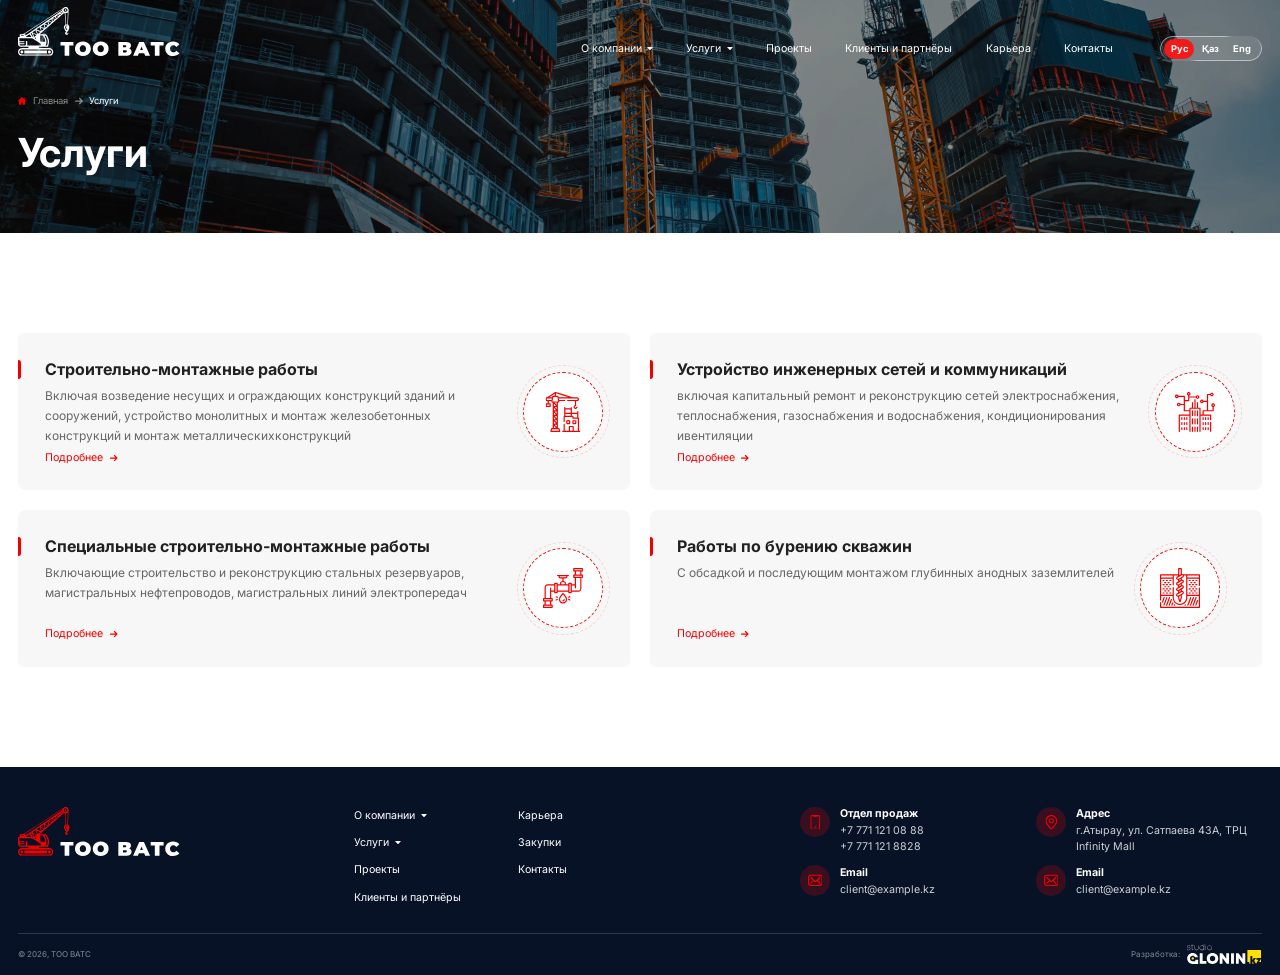
<file: services.html>
<!DOCTYPE html>
<html lang="en">

<head>
    <meta charset="UTF-8">
    <meta http-equiv="X-UA-Compatible" content="IE=edge">
    <meta name="viewport" content="width=device-width, initial-scale=1.0">
    <title>Services</title>

    <link rel="preconnect" href="https://fonts.googleapis.com">
    <link rel="preconnect" href="https://fonts.gstatic.com" crossorigin>
    <link
        href="https://fonts.googleapis.com/css2?family=Inter:ital,opsz,wght@0,14..32,100..900;1,14..32,100..900&display=swap"
        rel="stylesheet">

    <link rel="stylesheet" href="css/swiper.css">
    <link rel="stylesheet" href="css/aos.css">
    <link rel="stylesheet" href="css/fancybox.css">
    <link rel="stylesheet" href="css/style.min.css">
</head>

<body>
    <div class="big-wrapper">
        <header class="header">
            <div class="container">
                <div class="header__inner">
                    <a class="header__logo" href="#" data-aos="fade">
                        <img src="images/logo.svg" alt="logo">
                    </a>
                    <div class="header__wrapper">
                        <nav class="header__menu menu" data-aos="fade">
                            <ul class="menu__list">
                                <li class="menu__item">
                                    <div class="menu__dropdown dropdown">
                                        <div class="dropdown__head">
                                            <span>
                                                О компании
                                            </span>
                                            <svg width="9" height="5" viewBox="0 0 9 5" fill="none"
                                                xmlns="http://www.w3.org/2000/svg">
                                                <path
                                                    d="M4.50009 5L9 0L5.3857 -1.57986e-07L3.61436 -2.35414e-07L0 -3.93402e-07L4.50009 5Z"
                                                    fill="white" />
                                            </svg>
                                        </div>
                                        <ul class="dropdown__list">
                                            <li class="dropdown__item">
                                                <a class="dropdown__link" href="#">
                                                    Клиенты
                                                </a>
                                            </li>
                                            <li class="dropdown__item">
                                                <a class="dropdown__link" href="#">
                                                    Клиенты
                                                </a>
                                            </li>
                                        </ul>
                                    </div>
                                </li>
                                <li class="menu__item">
                                    <div class="menu__dropdown dropdown">
                                        <div class="dropdown__head">
                                            <span>
                                                Услуги
                                            </span>
                                            <svg width="9" height="5" viewBox="0 0 9 5" fill="none"
                                                xmlns="http://www.w3.org/2000/svg">
                                                <path
                                                    d="M4.50009 5L9 0L5.3857 -1.57986e-07L3.61436 -2.35414e-07L0 -3.93402e-07L4.50009 5Z"
                                                    fill="white" />
                                            </svg>
                                        </div>
                                        <ul class="dropdown__list">
                                            <li class="dropdown__item">
                                                <a class="dropdown__link" href="#">
                                                    Клиенты
                                                </a>
                                            </li>
                                            <li class="dropdown__item">
                                                <a class="dropdown__link" href="#">
                                                    Клиенты
                                                </a>
                                            </li>
                                        </ul>
                                    </div>
                                </li>
                                <li class="menu__item">
                                    <a class="menu__link" href="#">
                                        Проекты
                                    </a>
                                </li>
                                <li class="menu__item">
                                    <a class="menu__link" href="#">
                                        Клиенты и партнёры
                                    </a>
                                </li>
                                <li class="menu__item">
                                    <a class="menu__link" href="#">
                                        Карьера
                                    </a>
                                </li>
                                <li class="menu__item">
                                    <a class="menu__link" href="#">
                                        Контакты
                                    </a>
                                </li>
                            </ul>
                        </nav>
                        <div class="header__langs langs" data-aos="fade">
                            <ul class="langs__list">
                                <li class="langs__item">
                                    Рус
                                </li>
                                <li class="langs__item">
                                    <a class="langs__link" href="#">
                                        Қаз
                                    </a>
                                </li>
                                <li class="langs__item">
                                    <a class="langs__link" href="#">
                                        Eng
                                    </a>
                                </li>
                            </ul>
                        </div>
                    </div>
                    <div class="header__burger" data-aos="fade">
                        <span></span>
                        <span></span>
                        <span></span>
                    </div>
                </div>
            </div>
        </header>
        <div class="wrapper">
            <main class="main">
                <section class="main__head head">
                    <picture class="head__img">
                        <img src="images/head-img.jpg" alt="img">
                    </picture>
                    <div class="container">
                        <div class="head__inner">
                            <div class="head__breadcrumbs breadcrumbs" data-aos="fade-right">
                                <ul class="breadcrumbs__list">
                                    <li class="breadcrumbs__item">
                                        <a class="breadcrumbs__link" href="#">
                                            <svg width="13" height="13" viewBox="0 0 13 13" fill="none"
                                                xmlns="http://www.w3.org/2000/svg">
                                                <g clip-path="url(#clip0_5744_145729)">
                                                    <path
                                                        d="M12.7817 5.81L6.949 0.495292C6.69298 0.261978 6.30692 0.262003 6.05101 0.495266L0.218309 5.81002C0.0132296 5.9969 -0.0545125 6.28483 0.0456788 6.54353C0.145895 6.80223 0.389899 6.96938 0.667342 6.96938H1.59892V12.2943C1.59892 12.5054 1.77011 12.6766 1.98123 12.6766H5.17826C5.38938 12.6766 5.56056 12.5055 5.56056 12.2943V9.06118H7.43952V12.2943C7.43952 12.5055 7.6107 12.6766 7.82182 12.6766H11.0187C11.2298 12.6766 11.401 12.5055 11.401 12.2943V6.96938H12.3328C12.6102 6.96938 12.8542 6.80221 12.9544 6.54353C13.0545 6.2848 12.9867 5.9969 12.7817 5.81Z"
                                                        fill="#F20000" />
                                                    <path
                                                        d="M11.3018 1.08594H8.73438L11.6841 3.7681V1.46822C11.6841 1.2571 11.513 1.08594 11.3018 1.08594Z"
                                                        fill="#F20000" />
                                                </g>
                                                <defs>
                                                    <clipPath id="clip0_5744_145729">
                                                        <rect width="13" height="13" fill="white" />
                                                    </clipPath>
                                                </defs>
                                            </svg>
                                            <span>
                                                Главная
                                            </span>
                                        </a>
                                    </li>
                                    <li class="breadcrumbs__item">
                                        <svg width="12" height="12" viewBox="0 0 12 12" fill="none"
                                            xmlns="http://www.w3.org/2000/svg">
                                            <g opacity="0.5">
                                                <path
                                                    d="M11.8082 6.46686L7.47455 10.8006C7.35085 10.9243 7.18597 10.9922 7.01017 10.9922C6.83417 10.9922 6.66939 10.9242 6.54569 10.8006L6.15223 10.407C6.02862 10.2835 5.96052 10.1185 5.96052 9.94264C5.96052 9.76683 6.02862 9.5963 6.15223 9.47279L8.6804 6.93905H0.648286C0.286143 6.93905 0 6.65554 0 6.2933V5.73692C0 5.37468 0.286143 5.06258 0.648286 5.06258H8.70908L6.15232 2.5147C6.02872 2.391 5.96062 2.23051 5.96062 2.05461C5.96062 1.8789 6.02872 1.71607 6.15232 1.59247L6.54578 1.20018C6.66949 1.07647 6.83427 1.00906 7.01027 1.00906C7.18607 1.00906 7.35095 1.07735 7.47465 1.20105L11.8083 5.53468C11.9323 5.65877 12.0005 5.82443 12 6.00052C12.0004 6.17721 11.9323 6.34296 11.8082 6.46686Z"
                                                    fill="white" />
                                            </g>
                                        </svg>
                                        <span>
                                            Услуги
                                        </span>
                                    </li>
                                </ul>
                            </div>
                            <h1 class="head__title" data-aos="fade-right">
                                Услуги
                            </h1>
                        </div>
                    </div>
                </section>
                <section class="main__solutions solutions">
                    <div class="container">
                        <div class="solutions__items">
                            <div class="solutions__item solutions-item" data-aos="zoom-in">
                                <div class="solutions-item__body">
                                    <h5 class="solutions-item__title">
                                        Строительно-монтажные работы
                                    </h5>
                                    <p class="solutions-item__text">
                                        Включая возведение несущих и ограждающих конструкций зданий и сооружений,
                                        устройство
                                        монолитных и монтаж железобетонных конструкций и монтаж металлическихконструкций
                                    </p>
                                    <a class="solutions-item__link" href="#">
                                        <span>
                                            Подробнее
                                        </span>
                                        <svg width="12" height="10" viewBox="0 0 12 10" fill="none"
                                            xmlns="http://www.w3.org/2000/svg">
                                            <path
                                                d="M11.3162 5.03278L7.16314 9.02655C7.04459 9.14055 6.88658 9.20312 6.7181 9.20312C6.54944 9.20312 6.39152 9.14046 6.27297 9.02655L5.89591 8.66386C5.77745 8.55004 5.71219 8.39801 5.71219 8.2359C5.71219 8.07389 5.77745 7.91673 5.89591 7.80291L8.31874 5.46794L0.621277 5.46794C0.274223 5.46794 1.27656e-06 5.20667 1.19467e-06 4.87284L1.06888e-06 4.3601C9.86984e-07 4.02628 0.274222 3.73866 0.621277 3.73866L8.34623 3.73866L5.896 1.39065C5.77754 1.27665 5.71228 1.12875 5.71228 0.966649C5.71228 0.804727 5.77754 0.654672 5.896 0.54076L6.27306 0.179244C6.39162 0.0652419 6.54953 0.00311572 6.71819 0.0031157C6.88667 0.00311567 7.04468 0.0660505 7.16323 0.180053L11.3163 4.17372C11.4351 4.28809 11.5005 4.44075 11.5 4.60303C11.5004 4.76585 11.4351 4.9186 11.3162 5.03278Z"
                                                fill="#F20000" />
                                        </svg>
                                    </a>
                                </div>
                                <div class="solutions-item__view">
                                    <picture class="solutions-item__icon">
                                        <img src="images/solutions-icon-1.svg" alt="img">
                                    </picture>
                                </div>
                            </div>
                            <div class="solutions__item solutions-item" data-aos="zoom-in">
                                <div class="solutions-item__body">
                                    <h5 class="solutions-item__title">
                                        Устройство инженерных сетей и коммуникаций
                                    </h5>
                                    <p class="solutions-item__text">
                                        включая капитальный ремонт и реконструкцию сетей электроснабжения,
                                        теплоснабжения,
                                        газоснабжения и водоснабжения, кондиционирования ивентиляции
                                    </p>
                                    <a class="solutions-item__link" href="#">
                                        <span>
                                            Подробнее
                                        </span>
                                        <svg width="12" height="10" viewBox="0 0 12 10" fill="none"
                                            xmlns="http://www.w3.org/2000/svg">
                                            <path
                                                d="M11.3162 5.03278L7.16314 9.02655C7.04459 9.14055 6.88658 9.20312 6.7181 9.20312C6.54944 9.20312 6.39152 9.14046 6.27297 9.02655L5.89591 8.66386C5.77745 8.55004 5.71219 8.39801 5.71219 8.2359C5.71219 8.07389 5.77745 7.91673 5.89591 7.80291L8.31874 5.46794L0.621277 5.46794C0.274223 5.46794 1.27656e-06 5.20667 1.19467e-06 4.87284L1.06888e-06 4.3601C9.86984e-07 4.02628 0.274222 3.73866 0.621277 3.73866L8.34623 3.73866L5.896 1.39065C5.77754 1.27665 5.71228 1.12875 5.71228 0.966649C5.71228 0.804727 5.77754 0.654672 5.896 0.54076L6.27306 0.179244C6.39162 0.0652419 6.54953 0.00311572 6.71819 0.0031157C6.88667 0.00311567 7.04468 0.0660505 7.16323 0.180053L11.3163 4.17372C11.4351 4.28809 11.5005 4.44075 11.5 4.60303C11.5004 4.76585 11.4351 4.9186 11.3162 5.03278Z"
                                                fill="#F20000" />
                                        </svg>
                                    </a>
                                </div>
                                <div class="solutions-item__view">
                                    <picture class="solutions-item__icon">
                                        <img src="images/solutions-icon-2.svg" alt="img">
                                    </picture>
                                </div>
                            </div>
                            <div class="solutions__item solutions-item" data-aos="zoom-in">
                                <div class="solutions-item__body">
                                    <h5 class="solutions-item__title">
                                        Специальные строительно-монтажные работы
                                    </h5>
                                    <p class="solutions-item__text">
                                        Включающие строительство и реконструкцию стальных резервуаров, магистральных
                                        нефтепроводов, магистральных линий электропередач
                                    </p>
                                    <a class="solutions-item__link" href="#">
                                        <span>
                                            Подробнее
                                        </span>
                                        <svg width="12" height="10" viewBox="0 0 12 10" fill="none"
                                            xmlns="http://www.w3.org/2000/svg">
                                            <path
                                                d="M11.3162 5.03278L7.16314 9.02655C7.04459 9.14055 6.88658 9.20312 6.7181 9.20312C6.54944 9.20312 6.39152 9.14046 6.27297 9.02655L5.89591 8.66386C5.77745 8.55004 5.71219 8.39801 5.71219 8.2359C5.71219 8.07389 5.77745 7.91673 5.89591 7.80291L8.31874 5.46794L0.621277 5.46794C0.274223 5.46794 1.27656e-06 5.20667 1.19467e-06 4.87284L1.06888e-06 4.3601C9.86984e-07 4.02628 0.274222 3.73866 0.621277 3.73866L8.34623 3.73866L5.896 1.39065C5.77754 1.27665 5.71228 1.12875 5.71228 0.966649C5.71228 0.804727 5.77754 0.654672 5.896 0.54076L6.27306 0.179244C6.39162 0.0652419 6.54953 0.00311572 6.71819 0.0031157C6.88667 0.00311567 7.04468 0.0660505 7.16323 0.180053L11.3163 4.17372C11.4351 4.28809 11.5005 4.44075 11.5 4.60303C11.5004 4.76585 11.4351 4.9186 11.3162 5.03278Z"
                                                fill="#F20000" />
                                        </svg>
                                    </a>
                                </div>
                                <div class="solutions-item__view">
                                    <picture class="solutions-item__icon">
                                        <img src="images/solutions-icon-3.svg" alt="img">
                                    </picture>
                                </div>
                            </div>
                            <div class="solutions__item solutions-item" data-aos="zoom-in">
                                <div class="solutions-item__body">
                                    <h5 class="solutions-item__title">
                                        Работы по бурению скважин
                                    </h5>
                                    <p class="solutions-item__text">
                                        С обсадкой и последующим монтажом глубинных анодных заземлителей
                                    </p>
                                    <a class="solutions-item__link" href="#">
                                        <span>
                                            Подробнее
                                        </span>
                                        <svg width="12" height="10" viewBox="0 0 12 10" fill="none"
                                            xmlns="http://www.w3.org/2000/svg">
                                            <path
                                                d="M11.3162 5.03278L7.16314 9.02655C7.04459 9.14055 6.88658 9.20312 6.7181 9.20312C6.54944 9.20312 6.39152 9.14046 6.27297 9.02655L5.89591 8.66386C5.77745 8.55004 5.71219 8.39801 5.71219 8.2359C5.71219 8.07389 5.77745 7.91673 5.89591 7.80291L8.31874 5.46794L0.621277 5.46794C0.274223 5.46794 1.27656e-06 5.20667 1.19467e-06 4.87284L1.06888e-06 4.3601C9.86984e-07 4.02628 0.274222 3.73866 0.621277 3.73866L8.34623 3.73866L5.896 1.39065C5.77754 1.27665 5.71228 1.12875 5.71228 0.966649C5.71228 0.804727 5.77754 0.654672 5.896 0.54076L6.27306 0.179244C6.39162 0.0652419 6.54953 0.00311572 6.71819 0.0031157C6.88667 0.00311567 7.04468 0.0660505 7.16323 0.180053L11.3163 4.17372C11.4351 4.28809 11.5005 4.44075 11.5 4.60303C11.5004 4.76585 11.4351 4.9186 11.3162 5.03278Z"
                                                fill="#F20000" />
                                        </svg>
                                    </a>
                                </div>
                                <div class="solutions-item__view">
                                    <picture class="solutions-item__icon">
                                        <img src="images/solutions-icon-4.svg" alt="img">
                                    </picture>
                                </div>
                            </div>
                        </div>
                    </div>
                </section>
            </main>
            <footer class="footer" data-aos="fade">
                <div class="container">
                    <div class="footer__top">
                        <a class="footer__logo" href="#">
                            <img src="images/logo-red.svg" alt="logo">
                        </a>
                        <nav class="footer__menu menu menu--additional">
                            <ul class="menu__list">
                                <li class="menu__item">
                                    <div class="menu__dropdown dropdown">
                                        <div class="dropdown__head">
                                            <span>
                                                О компании
                                            </span>
                                            <svg width="9" height="5" viewBox="0 0 9 5" fill="none"
                                                xmlns="http://www.w3.org/2000/svg">
                                                <path
                                                    d="M4.50009 5L9 0L5.3857 -1.57986e-07L3.61436 -2.35414e-07L0 -3.93402e-07L4.50009 5Z"
                                                    fill="white" />
                                            </svg>
                                        </div>
                                        <ul class="dropdown__list">
                                            <li class="dropdown__item">
                                                <a class="dropdown__link" href="#">
                                                    Клиенты
                                                </a>
                                            </li>
                                            <li class="dropdown__item">
                                                <a class="dropdown__link" href="#">
                                                    Клиенты
                                                </a>
                                            </li>
                                        </ul>
                                    </div>
                                </li>
                                <li class="menu__item">
                                    <a class="menu__link" href="#">
                                        Карьера
                                    </a>
                                </li>
                                <li class="menu__item">
                                    <div class="menu__dropdown dropdown">
                                        <div class="dropdown__head">
                                            <span>
                                                Услуги
                                            </span>
                                            <svg width="9" height="5" viewBox="0 0 9 5" fill="none"
                                                xmlns="http://www.w3.org/2000/svg">
                                                <path
                                                    d="M4.50009 5L9 0L5.3857 -1.57986e-07L3.61436 -2.35414e-07L0 -3.93402e-07L4.50009 5Z"
                                                    fill="white" />
                                            </svg>
                                        </div>
                                        <ul class="dropdown__list">
                                            <li class="dropdown__item">
                                                <a class="dropdown__link" href="#">
                                                    Клиенты
                                                </a>
                                            </li>
                                            <li class="dropdown__item">
                                                <a class="dropdown__link" href="#">
                                                    Клиенты
                                                </a>
                                            </li>
                                        </ul>
                                    </div>
                                </li>
                                <li class="menu__item">
                                    <a class="menu__link" href="#">
                                        Закупки
                                    </a>
                                </li>
                                <li class="menu__item">
                                    <a class="menu__link" href="#">
                                        Проекты
                                    </a>
                                </li>
                                <li class="menu__item">
                                    <a class="menu__link" href="#">
                                        Контакты
                                    </a>
                                </li>
                                <li class="menu__item">
                                    <a class="menu__link" href="#">
                                        Клиенты и партнёры
                                    </a>
                                </li>
                            </ul>
                        </nav>
                        <div class="footer__connections connections connections--additional">
                            <ul class="connections__list">
                                <li class="connections__list-item">
                                    <div class="connections__icon">
                                        <svg width="22" height="22" viewBox="0 0 22 22" fill="none"
                                            xmlns="http://www.w3.org/2000/svg">
                                            <g clip-path="url(#clip0_5744_152591)">
                                                <path
                                                    d="M3.57511 11.0021C3.57511 8.29171 3.57031 5.58129 3.57511 2.87086C3.57991 1.4365 4.51057 0.309153 5.91615 0.0405098C6.10324 0.0069293 6.29992 0.00213209 6.48702 0.00213209C9.49487 0.00213209 12.4979 -0.00266512 15.5058 0.00213209C17.2088 0.00213209 18.4225 1.21583 18.4225 2.91883C18.4225 8.3061 18.4225 13.6934 18.4225 19.0806C18.4225 20.7836 17.2088 21.9973 15.5058 21.9973C12.4979 22.0021 9.49487 22.0021 6.48702 21.9973C4.7888 21.9973 3.57511 20.7788 3.57031 19.0806C3.57511 16.3894 3.57511 13.6934 3.57511 11.0021ZM5.11501 10.9829C5.11501 13.679 5.11501 16.3702 5.11501 19.0662C5.11501 19.9489 5.63791 20.467 6.5158 20.467C9.50446 20.467 12.4931 20.467 15.4866 20.467C15.6305 20.467 15.7792 20.4622 15.9135 20.4286C16.5372 20.2751 16.8874 19.7714 16.8874 19.0423C16.8874 14.8447 16.8874 10.6471 16.8874 6.45438C16.8874 5.26467 16.8922 4.07017 16.8874 2.88046C16.8826 2.21844 16.4988 1.69075 15.8943 1.58521C15.5202 1.52285 15.1316 1.56123 14.7478 1.55643C14.6327 1.7723 14.5127 1.98818 14.3976 2.20405C14.3784 2.23763 14.3592 2.27601 14.34 2.30959C14.1482 2.62621 13.8699 2.8133 13.4957 2.8133C11.8407 2.81809 10.1857 2.81809 8.53063 2.8133C8.13726 2.8133 7.84942 2.61661 7.66233 2.27121C7.56159 2.07932 7.47044 1.88264 7.3697 1.69555C7.34092 1.63798 7.27855 1.55643 7.23058 1.55643C6.82282 1.56123 6.40546 1.53244 6.01689 1.61879C5.44122 1.74832 5.11501 2.26641 5.11501 2.93323C5.11501 5.61007 5.11501 8.29651 5.11501 10.9829Z"
                                                    fill="#F20000" />
                                                <path
                                                    d="M11.0005 18.9239C10.6647 18.9239 10.3289 18.9287 9.9931 18.9239C9.54696 18.9143 9.22075 18.6025 9.21115 18.1851C9.20156 17.7534 9.51338 17.408 9.96911 17.3936C10.6551 17.3792 11.3411 17.3792 12.0271 17.3936C12.4781 17.4032 12.7947 17.7534 12.7851 18.1851C12.7755 18.6025 12.4493 18.9143 12.0031 18.9239C11.6721 18.9335 11.3363 18.9239 11.0005 18.9239Z"
                                                    fill="#F20000" />
                                            </g>
                                            <defs>
                                                <clipPath id="clip0_5744_152591">
                                                    <rect width="14.8522" height="22" fill="white"
                                                        transform="translate(3.57422)" />
                                                </clipPath>
                                            </defs>
                                        </svg>
                                    </div>
                                    <div class="connections__box">
                                        <div class="connections__suptext">
                                            Отдел продаж
                                        </div>
                                        <a class="connections__link" href="+77711210888">
                                            +7 771 121 08 88
                                        </a>
                                        <a class="connections__link" href="+77711218828">
                                            +7 771 121 8828
                                        </a>
                                    </div>
                                </li>
                                <li class="connections__list-item">
                                    <div class="connections__icon">
                                        <svg width="22" height="22" viewBox="0 0 22 22" fill="none"
                                            xmlns="http://www.w3.org/2000/svg">
                                            <g clip-path="url(#clip0_5744_152636)">
                                                <path
                                                    d="M10.9719 22.0006C10.1821 21.2923 9.38364 20.6098 8.62383 19.8886C6.98403 18.3346 5.49446 16.6476 4.24529 14.7588C3.38676 13.4582 2.68276 12.0802 2.3651 10.5348C2.05603 9.04099 2.15476 7.5643 2.62695 6.11338C3.15066 4.49933 4.06071 3.14713 5.36139 2.06109C6.65778 0.979329 8.14734 0.309671 9.82578 0.0821587C11.384 -0.128183 12.8908 0.064988 14.3417 0.665964C15.7626 1.25406 16.9559 2.15552 17.9089 3.36606C18.8318 4.53796 19.4285 5.86011 19.6775 7.33679C19.9522 8.95943 19.7891 10.5391 19.1795 12.0716C18.5056 13.7629 17.5011 15.2525 16.3635 16.6605C14.8096 18.5879 13.0582 20.3222 11.1308 21.8761C11.1007 21.9019 11.0578 21.9319 10.9719 22.0006ZM10.9977 19.7384C11.0449 19.704 11.0792 19.6783 11.1093 19.6525C12.2168 18.6566 13.2857 17.6221 14.2644 16.4974C15.5608 15.0078 16.7327 13.441 17.5183 11.608C18.2094 9.99396 18.3081 8.33699 17.7544 6.6886C16.8486 4.00138 14.9641 2.36157 12.1653 1.82928C10.7659 1.56313 9.40081 1.7606 8.10442 2.3487C6.45173 3.09991 5.24978 4.31045 4.52003 5.96743C3.90188 7.37543 3.73876 8.84352 4.08217 10.3503C4.38695 11.6896 5.04373 12.8658 5.79495 13.9947C7.06129 15.8835 8.60666 17.5276 10.2593 19.0773C10.504 19.3005 10.7487 19.5151 10.9977 19.7384Z"
                                                    fill="#F20000" />
                                                <path
                                                    d="M10.9933 12.8827C8.74393 12.8784 6.91954 11.0455 6.92384 8.79609C6.92813 6.55102 8.77398 4.71375 11.0148 4.72663C13.2598 4.73522 15.0928 6.57678 15.0842 8.81756C15.0756 11.0669 13.2427 12.8913 10.9933 12.8827ZM10.9976 11.1657C12.2983 11.1657 13.3586 10.1097 13.3629 8.81326C13.3629 7.51258 12.3026 6.448 11.0062 6.448C9.70979 6.4437 8.6452 7.50829 8.64091 8.80468C8.64091 10.1011 9.69691 11.1614 10.9976 11.1657Z"
                                                    fill="#F20000" />
                                            </g>
                                            <defs>
                                                <clipPath id="clip0_5744_152636">
                                                    <rect width="17.6215" height="22" fill="white"
                                                        transform="translate(2.18945)" />
                                                </clipPath>
                                            </defs>
                                        </svg>
                                    </div>
                                    <div class="connections__box">
                                        <div class="connections__suptext">
                                            Адрес
                                        </div>
                                        <a class="connections__link" href="#">
                                            г.Атырау, ул. Сатпаева 43А, ТРЦ Infinity Mall
                                        </a>
                                    </div>
                                </li>
                                <li class="connections__list-item">
                                    <div class="connections__icon">
                                        <svg width="22" height="22" viewBox="0 0 22 22" fill="none"
                                            xmlns="http://www.w3.org/2000/svg">
                                            <g clip-path="url(#clip0_5744_138671)">
                                                <g clip-path="url(#clip1_5744_138671)">
                                                    <path
                                                        d="M10.9976 2.375C13.1942 2.375 15.3859 2.375 17.5824 2.375C20.1328 2.375 22.0051 4.24724 22.0051 6.79762C22.0051 9.58387 22.0051 12.3652 22.0051 15.1515C22.0051 17.7018 20.1328 19.5741 17.5824 19.5741C13.1942 19.5741 8.80108 19.5741 4.41286 19.5741C1.86248 19.5741 -0.00976562 17.7018 -0.00976562 15.1515C-0.00976562 12.3456 -0.00976562 9.53473 -0.00976562 6.72391C-0.0048516 4.59122 1.4153 2.86149 3.50868 2.45362C3.79369 2.39957 4.09344 2.37991 4.38829 2.375C6.59468 2.375 8.79617 2.375 10.9976 2.375ZM10.9976 4.09491C8.80108 4.09491 6.60943 4.09491 4.41286 4.09491C2.8158 4.09491 1.71014 5.20056 1.71014 6.79762C1.71014 9.57896 1.71014 12.3652 1.71014 15.1465C1.71014 16.7387 2.82071 17.8493 4.41286 17.8493C8.80108 17.8493 13.1893 17.8493 17.5775 17.8493C19.1746 17.8493 20.2802 16.7387 20.2802 15.1465C20.2802 12.3652 20.2802 9.57896 20.2802 6.79762C20.2802 5.20548 19.1697 4.09491 17.5775 4.09491C15.3859 4.09491 13.1942 4.09491 10.9976 4.09491Z"
                                                        fill="#F20000" />
                                                    <path
                                                        d="M13.6025 12.2209C13.3323 12.4715 13.0964 12.6828 12.8704 12.9089C11.8138 13.9654 10.1824 13.9654 9.13078 12.904C8.90473 12.6779 8.66886 12.4666 8.44282 12.2504C8.23151 12.4568 7.99564 12.673 7.77451 12.8991C6.84084 13.8671 5.91209 14.8352 4.98334 15.8033C4.59513 16.2111 4.06442 16.2504 3.69587 15.8966C3.32732 15.5477 3.35189 15.0121 3.74009 14.6091C4.86541 13.4396 5.9858 12.2701 7.11111 11.1005C7.15043 11.0612 7.18482 11.017 7.23888 10.958C6.89981 10.6091 6.56566 10.2602 6.2315 9.91625C5.40103 9.0563 4.56565 8.20126 3.73518 7.3413C3.35189 6.94818 3.33223 6.42238 3.68604 6.06857C4.04476 5.70984 4.58531 5.73933 4.97351 6.13736C6.73273 7.95555 8.49687 9.76883 10.2561 11.587C10.777 12.1226 11.2291 12.1226 11.75 11.5821C13.5141 9.76392 15.2733 7.95064 17.0325 6.13245C17.4109 5.73933 17.9367 5.70493 18.3003 6.04891C18.6689 6.39781 18.6542 6.93344 18.261 7.33639C17.1456 8.48627 16.0252 9.64106 14.9097 10.7909C14.8654 10.8352 14.8212 10.8843 14.7623 10.9531C15.121 11.3266 15.4748 11.7 15.8286 12.0686C16.6443 12.9187 17.465 13.7688 18.2807 14.619C18.6542 15.0121 18.664 15.5477 18.3003 15.8917C17.9318 16.2357 17.406 16.2013 17.0325 15.8082C15.9269 14.6583 14.8212 13.5035 13.7156 12.3536C13.6664 12.3143 13.632 12.2602 13.6025 12.2209Z"
                                                        fill="#F20000" />
                                                </g>
                                            </g>
                                            <defs>
                                                <clipPath id="clip0_5744_138671">
                                                    <rect width="22" height="22" fill="white" />
                                                </clipPath>
                                                <clipPath id="clip1_5744_138671">
                                                    <rect width="22.0197" height="17.204" fill="white"
                                                        transform="translate(-0.00976562 2.375)" />
                                                </clipPath>
                                            </defs>
                                        </svg>
                                    </div>
                                    <div class="connections__box">
                                        <div class="connections__suptext">
                                            Email
                                        </div>
                                        <a class="connections__link" href="mailto:client@example.kz">
                                            client@example.kz
                                        </a>
                                    </div>
                                </li>
                                <li class="connections__list-item">
                                    <div class="connections__icon">
                                        <svg width="22" height="22" viewBox="0 0 22 22" fill="none"
                                            xmlns="http://www.w3.org/2000/svg">
                                            <g clip-path="url(#clip0_5744_138671)">
                                                <g clip-path="url(#clip1_5744_138671)">
                                                    <path
                                                        d="M10.9976 2.375C13.1942 2.375 15.3859 2.375 17.5824 2.375C20.1328 2.375 22.0051 4.24724 22.0051 6.79762C22.0051 9.58387 22.0051 12.3652 22.0051 15.1515C22.0051 17.7018 20.1328 19.5741 17.5824 19.5741C13.1942 19.5741 8.80108 19.5741 4.41286 19.5741C1.86248 19.5741 -0.00976562 17.7018 -0.00976562 15.1515C-0.00976562 12.3456 -0.00976562 9.53473 -0.00976562 6.72391C-0.0048516 4.59122 1.4153 2.86149 3.50868 2.45362C3.79369 2.39957 4.09344 2.37991 4.38829 2.375C6.59468 2.375 8.79617 2.375 10.9976 2.375ZM10.9976 4.09491C8.80108 4.09491 6.60943 4.09491 4.41286 4.09491C2.8158 4.09491 1.71014 5.20056 1.71014 6.79762C1.71014 9.57896 1.71014 12.3652 1.71014 15.1465C1.71014 16.7387 2.82071 17.8493 4.41286 17.8493C8.80108 17.8493 13.1893 17.8493 17.5775 17.8493C19.1746 17.8493 20.2802 16.7387 20.2802 15.1465C20.2802 12.3652 20.2802 9.57896 20.2802 6.79762C20.2802 5.20548 19.1697 4.09491 17.5775 4.09491C15.3859 4.09491 13.1942 4.09491 10.9976 4.09491Z"
                                                        fill="#F20000" />
                                                    <path
                                                        d="M13.6025 12.2209C13.3323 12.4715 13.0964 12.6828 12.8704 12.9089C11.8138 13.9654 10.1824 13.9654 9.13078 12.904C8.90473 12.6779 8.66886 12.4666 8.44282 12.2504C8.23151 12.4568 7.99564 12.673 7.77451 12.8991C6.84084 13.8671 5.91209 14.8352 4.98334 15.8033C4.59513 16.2111 4.06442 16.2504 3.69587 15.8966C3.32732 15.5477 3.35189 15.0121 3.74009 14.6091C4.86541 13.4396 5.9858 12.2701 7.11111 11.1005C7.15043 11.0612 7.18482 11.017 7.23888 10.958C6.89981 10.6091 6.56566 10.2602 6.2315 9.91625C5.40103 9.0563 4.56565 8.20126 3.73518 7.3413C3.35189 6.94818 3.33223 6.42238 3.68604 6.06857C4.04476 5.70984 4.58531 5.73933 4.97351 6.13736C6.73273 7.95555 8.49687 9.76883 10.2561 11.587C10.777 12.1226 11.2291 12.1226 11.75 11.5821C13.5141 9.76392 15.2733 7.95064 17.0325 6.13245C17.4109 5.73933 17.9367 5.70493 18.3003 6.04891C18.6689 6.39781 18.6542 6.93344 18.261 7.33639C17.1456 8.48627 16.0252 9.64106 14.9097 10.7909C14.8654 10.8352 14.8212 10.8843 14.7623 10.9531C15.121 11.3266 15.4748 11.7 15.8286 12.0686C16.6443 12.9187 17.465 13.7688 18.2807 14.619C18.6542 15.0121 18.664 15.5477 18.3003 15.8917C17.9318 16.2357 17.406 16.2013 17.0325 15.8082C15.9269 14.6583 14.8212 13.5035 13.7156 12.3536C13.6664 12.3143 13.632 12.2602 13.6025 12.2209Z"
                                                        fill="#F20000" />
                                                </g>
                                            </g>
                                            <defs>
                                                <clipPath id="clip0_5744_138671">
                                                    <rect width="22" height="22" fill="white" />
                                                </clipPath>
                                                <clipPath id="clip1_5744_138671">
                                                    <rect width="22.0197" height="17.204" fill="white"
                                                        transform="translate(-0.00976562 2.375)" />
                                                </clipPath>
                                            </defs>
                                        </svg>
                                    </div>
                                    <div class="connections__box">
                                        <div class="connections__suptext">
                                            Email
                                        </div>
                                        <a class="connections__link" href="mailto:client@example.kz">
                                            client@example.kz
                                        </a>
                                    </div>
                                </li>
                            </ul>
                        </div>
                    </div>
                    <div class="footer__bottom">
                        <p class="footer__copy">
                            © 2026, TOO ВАТС
                        </p>
                        <div class="footer__develoer">
                            <p class="footer__developer-text">
                                Разработка:
                            </p>
                            <div class="footer__developer-logo">
                                <svg width="112" height="30" viewBox="0 0 112 30" fill="none"
                                    xmlns="http://www.w3.org/2000/svg">
                                    <g clip-path="url(#clip0_5605_55528)">
                                        <path d="M98.0195 26.0117L100.181 29.6611H98.0195V26.0117Z" fill="#FFE100" />
                                        <path
                                            d="M111.174 9.06641V21.0302H104.145V23.6555H107.158L103.85 29.2223V29.6648H103.686L100.723 25.1473L103.416 21.0302H100.074L98.0179 24.4141V17.916H95.0469V29.6648H93.4624V26.9004H90.5801V9.06641H111.174Z"
                                            fill="#FFE100" />
                                        <path d="M108.01 27.0192L111.175 21.6758V27.0192H108.01Z" fill="#FFE100" />
                                        <path
                                            d="M23.4381 25.6589V13.9648H19.0723V29.6033H29.0007V25.6589H23.4381V25.6589Z"
                                            fill="white" />
                                        <path
                                            d="M38.2877 13.5703C33.2603 13.5703 29.6699 17.009 29.6699 21.7878C29.6699 26.5665 33.2603 30.001 38.2877 30.001C43.2983 30.001 46.8718 26.5749 46.8718 21.7878C46.8718 16.9921 43.2983 13.5703 38.2877 13.5703ZM38.2877 25.9892C35.9068 25.9892 34.1579 24.2193 34.1579 21.7878C34.1579 19.352 35.9068 17.5779 38.2877 17.5779C40.6645 17.5779 42.388 19.3394 42.388 21.7878C42.388 24.2361 40.6645 25.9892 38.2877 25.9892Z"
                                            fill="white" />
                                        <path
                                            d="M58.8528 13.9648V22.1696L52.8477 13.9648H49.0762V29.6033H53.2565V21.1161L59.4638 29.6033H63.0289V13.9648H58.8528Z"
                                            fill="white" />
                                        <path d="M66.0586 13.9648V29.6033H70.4244V13.9648H66.0586Z" fill="white" />
                                        <path
                                            d="M83.2317 13.9648V22.1696L77.2266 13.9648H73.4551V29.6033H77.6313V21.1161L83.8428 29.6033H87.4079V13.9648H83.2317Z"
                                            fill="white" />
                                        <path
                                            d="M2.58677 5.3609C1.49529 5.1797 0.530248 5.01537 0.530248 4.01242C0.530248 3.1696 1.31411 2.6049 2.51095 2.6049C3.72033 2.6049 4.46201 3.16538 4.52951 4.10933H4.90873C4.84556 2.95468 3.93947 2.23828 2.51516 2.23828C1.10341 2.23828 0.142584 2.9589 0.142584 4.02082C0.142584 5.33561 1.33942 5.54212 2.49829 5.7444C3.60233 5.92982 4.69381 6.13208 4.69381 7.29517C4.69381 8.22227 3.84677 8.82067 2.5699 8.82067C1.30146 8.82067 0.505041 8.24334 0.399691 7.24461H0.0078125C0.113162 8.45827 1.0529 9.19573 2.56146 9.19573C4.07436 9.19573 5.08569 8.43298 5.08569 7.28255C5.08569 5.79496 3.7583 5.55476 2.58677 5.3609Z"
                                            fill="white" />
                                        <path
                                            d="M9.3554 8.68752C8.31032 8.68752 7.71185 8.07225 7.71185 7.01454V2.72881H10.1434V2.37906H7.71185V0.398438H7.31575V2.37906H5.77344V2.72881H7.31575V7.03139C7.31575 8.29983 8.07431 9.0668 9.32166 9.0668H10.1982V8.68752H9.3554Z"
                                            fill="white" />
                                        <path
                                            d="M16.7211 2.36719V6.21042C16.7211 7.80757 15.794 8.80631 14.298 8.80631C12.802 8.80631 11.8707 7.81177 11.8707 6.21042V2.36719H11.4746V6.25677C11.4746 8.04356 12.5702 9.19399 14.298 9.19399C16.0257 9.19399 17.1172 8.04356 17.1172 6.25677V2.36719H16.7211Z"
                                            fill="white" />
                                        <path
                                            d="M25.2832 0V4.05394C24.7311 2.95407 23.627 2.23767 22.2532 2.23767C20.2937 2.23767 18.8398 3.73366 18.8398 5.7185C18.8398 7.6949 20.2937 9.19511 22.2532 9.19511C23.6354 9.19511 24.7438 8.47028 25.2916 7.35779L25.3464 9.06448H25.6793V0H25.2832ZM22.2743 8.80743C20.5424 8.80743 19.2402 7.47576 19.2402 5.71851C19.2402 3.94859 20.5424 2.62536 22.2743 2.62536C24.0231 2.62536 25.3 3.93596 25.3 5.71851C25.3 7.49683 24.0231 8.80743 22.2743 8.80743Z"
                                            fill="white" />
                                        <path
                                            d="M28.1201 2.37008V9.06625H28.5162V2.37008H28.1201ZM28.0273 0.191406V0.88252H28.6089V0.191406H28.0273Z"
                                            fill="white" />
                                        <path
                                            d="M33.8503 2.23828C31.8613 2.23828 30.3652 3.71321 30.3652 5.71911C30.3652 7.70814 31.8613 9.19572 33.8503 9.19572C35.8478 9.19572 37.3353 7.70815 37.3353 5.71911C37.3353 3.72586 35.8477 2.23828 33.8503 2.23828ZM33.8503 8.80804C32.0888 8.80804 30.7656 7.48903 30.7656 5.71912C30.7656 3.93657 32.0804 2.62597 33.8503 2.62597C35.6202 2.62597 36.9308 3.94498 36.9308 5.71912C36.9308 7.48903 35.6202 8.80804 33.8503 8.80804Z"
                                            fill="white" />
                                        <path
                                            d="M8.65456 23.5357C9.62121 23.5357 10.4048 22.7521 10.4048 21.7854C10.4048 20.8188 9.62121 20.0352 8.65456 20.0352C7.68792 20.0352 6.9043 20.8188 6.9043 21.7854C6.9043 22.7521 7.68792 23.5357 8.65456 23.5357Z"
                                            fill="#FFE100" />
                                        <path
                                            d="M12.4897 23.5366V25.7827H8.49479C6.29505 25.7827 4.49564 23.9917 4.49564 21.7878C4.49564 19.5796 6.29506 17.7886 8.49479 17.7886C10.0751 17.7886 11.4404 18.7073 12.0894 20.0347H16.5226C15.7219 16.339 12.4308 13.5703 8.49479 13.5703C3.96044 13.5703 0.277344 17.245 0.277344 21.7878C0.277337 26.3221 3.96044 30.001 8.49479 30.001H16.7122V23.5366H12.4897Z"
                                            fill="white" />
                                    </g>
                                    <defs>
                                        <clipPath id="clip0_5605_55528">
                                            <rect width="111.183" height="30" fill="white" />
                                        </clipPath>
                                    </defs>
                                </svg>
                            </div>
                        </div>
                    </div>
                </div>
            </footer>
        </div>
    </div>

    <script src="js/jquery.js"></script>
    <script src="js/aos.js"></script>
    <script src="js/swiper.js"></script>
    <script src="js/fancybox.js"></script>
    <script src="js/main.min.js"></script>
</body>

</html>
</file>
<file: css/style.min.css>
*{padding:0;margin:0;border:0}*,*:before,*:after{-webkit-box-sizing:border-box;box-sizing:border-box}:focus,:active{outline:none}a:focus,a:active{outline:none}nav,footer,header,aside{display:block}html,body{height:100%;width:100%;font-size:100%;line-height:1;font-size:14rem;-ms-text-size-adjust:100%;-moz-text-size-adjust:100%;-webkit-text-size-adjust:100%}input,button,textarea{font-family:inherit}input::-ms-clear{display:none}button{cursor:pointer}button::-moz-focus-inner{padding:0;border:0}a,a:visited{text-decoration:none}a:hover{text-decoration:none}ul li{list-style:none}img{vertical-align:top}h1,h2,h3,h4,h5,h6{font-size:inherit;font-weight:400}button{background:unset}html{font-size:1px}html,body{height:100%;background:#fff;font-family:"Inter",sans-serif}.big-wrapper{overflow:hidden;display:-webkit-box;display:-ms-flexbox;display:flex;-webkit-box-orient:vertical;-webkit-box-direction:normal;-ms-flex-direction:column;flex-direction:column;min-height:100%}.wrapper{display:-webkit-box;display:-ms-flexbox;display:flex;-webkit-box-orient:vertical;-webkit-box-direction:normal;-ms-flex-direction:column;flex-direction:column;-webkit-box-flex:1;-ms-flex-positive:1;flex-grow:1}.main{-webkit-box-flex:1;-ms-flex:1 0 auto;flex:1 0 auto}.footer{-webkit-box-flex:0;-ms-flex:0 0 auto;flex:0 0 auto}.container{max-width:1895rem;margin:0 auto;padding:0 15rem}.btn{display:-webkit-box;display:-ms-flexbox;display:flex;-webkit-box-pack:center;-ms-flex-pack:center;justify-content:center;-webkit-box-align:center;-ms-flex-align:center;align-items:center;text-align:center;padding:clamp(15rem,
            calc(15rem + 5 * ((100vw - 375rem) / (1200 - 375))),
            20rem) clamp(30rem,
            calc(30rem + 10 * ((100vw - 375rem) / (1200 - 375))),
            40rem);font-size:clamp(14rem,
            calc(14rem + 2 * ((100vw - 375rem) / (1200 - 375))),
            16rem);line-height:clamp(16rem,
            calc(16rem + 4 * ((100vw - 375rem) / (1200 - 375))),
            20rem);font-weight:700;text-transform:uppercase;color:#fff;border-radius:4rem;width:-webkit-fit-content;width:-moz-fit-content;width:fit-content;-webkit-transition:background .3s,color .3s;-o-transition:background .3s,color .3s;transition:background .3s,color .3s}.btn--red{border:1rem solid #f20000;background:#f20000}.btn--red:hover{background:rgba(0,0,0,0);color:#f20000}.titling{margin-bottom:clamp(30rem,
            calc(30rem + 10 * ((100vw - 375rem) / (1200 - 375))),
            40rem)}.titling__suptext{font-size:clamp(14rem,
            calc(14rem + 2 * ((100vw - 375rem) / (1200 - 375))),
            16rem);line-height:clamp(16rem,
            calc(16rem + 3 * ((100vw - 375rem) / (1200 - 375))),
            19rem);color:#212121;text-transform:uppercase;display:-webkit-box;display:-ms-flexbox;display:flex;-webkit-box-align:center;-ms-flex-align:center;align-items:center;gap:clamp(15rem,
            calc(15rem + 5 * ((100vw - 375rem) / (1200 - 375))),
            20rem);margin-bottom:5rem}.titling__suptext span{width:clamp(20rem,
            calc(20rem + 20 * ((100vw - 375rem) / (1200 - 375))),
            40rem);min-width:clamp(20rem,
            calc(20rem + 20 * ((100vw - 375rem) / (1200 - 375))),
            40rem);background:#f20000;height:1rem}.titling__title{color:#212121;font-size:clamp(32rem,
            calc(32rem + 18 * ((100vw - 375rem) / (1200 - 375))),
            50rem);line-height:clamp(42rem,
            calc(42rem + 19 * ((100vw - 375rem) / (1200 - 375))),
            61rem);font-weight:700}.navigation{display:-webkit-box;display:-ms-flexbox;display:flex;-webkit-box-align:center;-ms-flex-align:center;align-items:center;-webkit-box-pack:justify;-ms-flex-pack:justify;justify-content:space-between;gap:30rem;position:relative;z-index:1}.pagination{display:-webkit-box;display:-ms-flexbox;display:flex;-webkit-box-pack:center;-ms-flex-pack:center;justify-content:center;-webkit-box-align:center;-ms-flex-align:center;align-items:center;gap:10rem}.pagination .swiper-pagination-bullet{background:rgba(242,0,0,.4);width:clamp(8rem,
            calc(8rem + 2 * ((100vw - 375rem) / (1200 - 375))),
            10rem);height:clamp(8rem,
            calc(8rem + 2 * ((100vw - 375rem) / (1200 - 375))),
            10rem);border-radius:100%;opacity:1;margin-left:unset !important;margin-right:unset !important;-webkit-transition:background .3s;-o-transition:background .3s;transition:background .3s;cursor:pointer}.pagination .swiper-pagination-bullet:hover{background:#f20000}.pagination .swiper-pagination-bullet-active{background:#f20000}.arrow{cursor:pointer;width:clamp(50rem,
            calc(50rem + 10 * ((100vw - 375rem) / (1200 - 375))),
            60rem);min-width:clamp(50rem,
            calc(50rem + 10 * ((100vw - 375rem) / (1200 - 375))),
            60rem);height:clamp(50rem,
            calc(50rem + 10 * ((100vw - 375rem) / (1200 - 375))),
            60rem);border-radius:100%;display:-webkit-box;display:-ms-flexbox;display:flex;-webkit-box-pack:center;-ms-flex-pack:center;justify-content:center;-webkit-box-align:center;-ms-flex-align:center;align-items:center;background:#fff;-webkit-box-shadow:0rem 14rem 34rem rgba(0,0,0,.21);box-shadow:0rem 14rem 34rem rgba(0,0,0,.21);-webkit-transition:background .3s;-o-transition:background .3s;transition:background .3s}.arrow:hover{background:red}.arrow:hover svg path{fill:#fff}.arrow svg{width:clamp(20rem,
            calc(20rem + 4 * ((100vw - 375rem) / (1200 - 375))),
            24rem);height:clamp(20rem,
            calc(20rem + 4 * ((100vw - 375rem) / (1200 - 375))),
            24rem)}.arrow svg path{-webkit-transition:fill .3s;-o-transition:fill .3s;transition:fill .3s}.connections--additional .connections__list{display:-ms-grid;display:grid;-ms-grid-columns:1fr 1fr;grid-template-columns:1fr 1fr}.connections--additional .connections__list-item{max-width:339rem}.connections--additional .connections__suptext{color:#fff}.connections--additional .connections__link{color:rgba(255,255,255,.8)}.connections--additional .connections__icon{background:rgba(255,0,0,.2)}.connections__list{display:-webkit-box;display:-ms-flexbox;display:flex;-webkit-box-orient:vertical;-webkit-box-direction:normal;-ms-flex-direction:column;flex-direction:column;gap:15rem}.connections__list-item{display:-webkit-box;display:-ms-flexbox;display:flex;-webkit-box-align:start;-ms-flex-align:start;align-items:flex-start;gap:15rem}.connections__icon{border-radius:100%;display:-webkit-box;display:-ms-flexbox;display:flex;-webkit-box-pack:center;-ms-flex-pack:center;justify-content:center;-webkit-box-align:center;-ms-flex-align:center;align-items:center;width:clamp(40rem,
            calc(40rem + 6 * ((100vw - 375rem) / (1200 - 375))),
            46rem);min-width:clamp(40rem,
            calc(40rem + 6 * ((100vw - 375rem) / (1200 - 375))),
            46rem);height:clamp(40rem,
            calc(40rem + 6 * ((100vw - 375rem) / (1200 - 375))),
            46rem);background:rgba(255,0,0,.1)}.connections__icon svg{width:clamp(20rem,
            calc(20rem + 2 * ((100vw - 375rem) / (1200 - 375))),
            22rem);height:clamp(20rem,
            calc(20rem + 2 * ((100vw - 375rem) / (1200 - 375))),
            22rem)}.connections__box{padding-top:2rem}.connections__suptext{margin-bottom:4rem;font-weight:700;color:#212121;font-size:clamp(14rem,
            calc(14rem + 2 * ((100vw - 375rem) / (1200 - 375))),
            16rem);line-height:clamp(16rem,
            calc(16rem + 3 * ((100vw - 375rem) / (1200 - 375))),
            19rem)}.connections__link{color:#212121;font-size:clamp(14rem,
            calc(14rem + 2 * ((100vw - 375rem) / (1200 - 375))),
            16rem);line-height:clamp(20rem,
            calc(20rem + 4 * ((100vw - 375rem) / (1200 - 375))),
            24rem);display:block;width:-webkit-fit-content;width:-moz-fit-content;width:fit-content;-webkit-transition:color .3s;-o-transition:color .3s;transition:color .3s}.connections__link:hover{color:#f20000}.connections__text{color:#212121;font-size:clamp(14rem,
            calc(14rem + 2 * ((100vw - 375rem) / (1200 - 375))),
            16rem);line-height:clamp(14rem,
            calc(16rem - 2 * ((100vw - 375rem) / (1200 - 375))),
            16rem)}.header{position:absolute;left:50%;top:0;width:100%;-webkit-transform:translateX(-50%);-ms-transform:translateX(-50%);transform:translateX(-50%);z-index:100}.header__inner{padding:10rem 0;display:-webkit-box;display:-ms-flexbox;display:flex;-webkit-box-align:end;-ms-flex-align:end;align-items:flex-end;-webkit-box-pack:justify;-ms-flex-pack:justify;justify-content:space-between}.header__wrapper{display:-webkit-box;display:-ms-flexbox;display:flex;-webkit-box-align:center;-ms-flex-align:center;align-items:center;gap:70rem}.header__logo{width:clamp(200rem,
            calc(200rem + 42 * ((100vw - 375rem) / (1200 - 375))),
            242rem);min-width:clamp(200rem,
            calc(200rem + 42 * ((100vw - 375rem) / (1200 - 375))),
            242rem);height:clamp(60rem,
            calc(60rem + 22 * ((100vw - 375rem) / (1200 - 375))),
            82rem);display:block;position:relative;z-index:100}.header__logo img{width:100%;height:100%;-o-object-fit:contain;object-fit:contain}.header__burger{position:relative;z-index:100;display:none}.menu--additional .menu__list{display:-ms-grid;display:grid;-ms-grid-columns:1fr 1fr;grid-template-columns:1fr 1fr;gap:15rem 85rem}.menu__list{display:-webkit-box;display:-ms-flexbox;display:flex;-webkit-box-align:center;-ms-flex-align:center;align-items:center;gap:50rem}.menu__link{font-size:16rem;line-height:26rem;color:#fff;-webkit-transition:color .3s;-o-transition:color .3s;transition:color .3s}.menu__link:hover{color:#f20000}.dropdown{width:-webkit-fit-content;width:-moz-fit-content;width:fit-content;position:relative}.dropdown--active .dropdown__list{opacity:1;pointer-events:all}.dropdown--active .dropdown__head svg{-webkit-transform:rotate(180deg);-ms-transform:rotate(180deg);transform:rotate(180deg)}.dropdown__head{display:-webkit-box;display:-ms-flexbox;display:flex;-webkit-box-align:center;-ms-flex-align:center;align-items:center;gap:8rem;font-size:16rem;line-height:26rem;color:#fff}.dropdown__head svg{width:9rem;min-width:9rem;height:5rem;-webkit-transition:-webkit-transform .3s;transition:-webkit-transform .3s;-o-transition:transform .3s;transition:transform .3s;transition:transform .3s, -webkit-transform .3s}.dropdown__list{position:absolute;z-index:1;top:calc(100% + 4rem);left:50%;-webkit-backdrop-filter:blur(8rem) saturate(100%);backdrop-filter:blur(8rem) saturate(100%);-webkit-transform:translateX(-50%);-ms-transform:translateX(-50%);transform:translateX(-50%);opacity:0;-webkit-transition:opacity .3s;-o-transition:opacity .3s;transition:opacity .3s;min-width:100%;pointer-events:none;border-radius:10rem;background:rgba(215,232,255,.15)}.dropdown__list::before{content:"";position:absolute;width:100%;height:4rem;top:-4rem;left:0;right:0}.dropdown__list::after{content:"";background:conic-gradient(from 90deg, #fff 0deg, #fff 90deg, #fff 90deg, #fff 139.5deg, transparent 151.5deg, transparent 166.5deg, #fff 178.5deg, #fff 180deg, #fff 180deg, #fff 270deg, #fff 270deg, #fff 319.5deg, transparent 331.5deg, transparent 346.5deg, #fff 358.5deg, #fff 1turn);border-radius:inherit;content:"";inset:0;-webkit-mask:-webkit-gradient(linear, left top, left bottom, color-stop(0, #fff)) content-box,-webkit-gradient(linear, left top, left bottom, color-stop(0, #fff));-webkit-mask:linear-gradient(#fff 0 0) content-box,linear-gradient(#fff 0 0);-webkit-mask-composite:xor;mask-composite:exclude;padding:1rem;pointer-events:none;position:absolute;opacity:.5}.dropdown__item:first-child .dropdown__link{padding:15rem 15rem 7.5rem}.dropdown__item:last-child .dropdown__link{padding:7.5rem 15rem 15rem 15rem}.dropdown__link{padding:7.5rem 15rem;display:block;text-align:center;font-size:16rem;line-height:26rem;color:#fff;-webkit-transition:color .3s;-o-transition:color .3s;transition:color .3s}.dropdown__link:hover{color:#f20000}.langs{position:relative}.langs__list{background:rgba(255,255,255,.1);display:-webkit-box;display:-ms-flexbox;display:flex;-webkit-box-align:center;-ms-flex-align:center;align-items:center;padding:4rem 6rem;border-radius:50rem;position:relative}.langs__list::before{content:"";background:conic-gradient(from 90deg, #fff 0deg, #fff 90deg, #fff 90deg, #fff 139.5deg, transparent 151.5deg, transparent 166.5deg, #fff 178.5deg, #fff 180deg, #fff 180deg, #fff 270deg, #fff 270deg, #fff 319.5deg, transparent 331.5deg, transparent 346.5deg, #fff 358.5deg, #fff 1turn);border-radius:inherit;content:"";inset:0;-webkit-mask:-webkit-gradient(linear, left top, left bottom, color-stop(0, #fff)) content-box,-webkit-gradient(linear, left top, left bottom, color-stop(0, #fff));-webkit-mask:linear-gradient(#fff 0 0) content-box,linear-gradient(#fff 0 0);-webkit-mask-composite:xor;mask-composite:exclude;padding:1rem;pointer-events:none;position:absolute;opacity:.5}.langs__item{min-width:47rem;display:-webkit-box;display:-ms-flexbox;display:flex;-webkit-box-pack:center;-ms-flex-pack:center;justify-content:center;-webkit-box-align:center;-ms-flex-align:center;align-items:center;text-align:center;min-height:30rem;color:#fff;font-size:14rem;line-height:18rem;font-weight:700}.langs__link{color:#fff;display:-webkit-box;display:-ms-flexbox;display:flex;-webkit-box-pack:center;-ms-flex-pack:center;justify-content:center;-webkit-box-align:center;-ms-flex-align:center;align-items:center;text-align:center;padding:6rem;width:100%}.langs__highlight{position:absolute;top:50%;left:0;width:46rem;height:30rem;background:#f20000;border-radius:50rem;-webkit-transform:translate(0, -50%);-ms-transform:translate(0, -50%);transform:translate(0, -50%);-webkit-transition:-webkit-transform .3s;transition:-webkit-transform .3s;-o-transition:transform .3s;transition:transform .3s;transition:transform .3s, -webkit-transform .3s;z-index:-1}.heading{position:relative;z-index:1;margin-bottom:clamp(75rem,
            calc(75rem + 95 * ((100vw - 375rem) / (1200 - 375))),
            170rem)}.heading__img{width:100%;height:100%;position:absolute;inset:0;z-index:-1}.heading__img::after{content:"";width:100%;height:100%;position:absolute;inset:0;background:rgba(0,0,0,.4)}.heading__img img{width:100%;height:100%;-o-object-fit:cover;object-fit:cover}.heading__inner{min-height:100svh;display:-webkit-box;display:-ms-flexbox;display:flex;-webkit-box-pack:justify;-ms-flex-pack:justify;justify-content:space-between;-webkit-box-align:end;-ms-flex-align:end;align-items:flex-end;gap:30rem;position:relative;padding:80rem 90rem clamp(40rem,
            calc(40rem + 40 * ((100vw - 375rem) / (1200 - 375))),
            80rem) 0}.heading__titling-title{margin-bottom:clamp(10rem,
            calc(15rem - 5 * ((100vw - 375rem) / (1200 - 375))),
            15rem);font-size:clamp(60rem,
            calc(60rem + 30 * ((100vw - 375rem) / (1200 - 375))),
            90rem);line-height:clamp(72rem,
            calc(72rem + 37 * ((100vw - 375rem) / (1200 - 375))),
            109rem);font-weight:700;color:#fff}.heading__titling-text{margin-bottom:clamp(15rem,
            calc(15rem + 25 * ((100vw - 375rem) / (1200 - 375))),
            40rem);font-size:clamp(16rem,
            calc(16rem + 16 * ((100vw - 375rem) / (1200 - 375))),
            32rem);line-height:clamp(24rem,
            calc(24rem + 15 * ((100vw - 375rem) / (1200 - 375))),
            39rem);color:#fff}.heading__titling-link:hover{color:#fff}.heading__down{position:absolute;right:0;bottom:80rem;display:-webkit-box;display:-ms-flexbox;display:flex;-webkit-box-align:center;-ms-flex-align:center;align-items:center;-webkit-box-orient:vertical;-webkit-box-direction:normal;-ms-flex-direction:column;flex-direction:column;gap:30rem}.heading__down-line{width:1rem;height:70rem;background:rgba(255,255,255,.3)}.heading__down-text{font-size:14rem;line-height:24rem;text-transform:uppercase;color:#fff;-webkit-writing-mode:sideways-lr;-ms-writing-mode:sideways-lr;writing-mode:sideways-lr}.services{max-width:474rem;width:100%}.services-item{border-radius:10rem;background:rgba(215,232,255,.15);-webkit-backdrop-filter:blur(8rem) saturate(100%);backdrop-filter:blur(8rem) saturate(100%);padding:clamp(20rem,
            calc(20rem + 10 * ((100vw - 375rem) / (1200 - 375))),
            30rem) clamp(15rem,
            calc(15rem + 15 * ((100vw - 375rem) / (1200 - 375))),
            30rem);display:-webkit-box;display:-ms-flexbox;display:flex;-webkit-box-align:center;-ms-flex-align:center;align-items:center;gap:clamp(20rem,
            calc(20rem + 10 * ((100vw - 375rem) / (1200 - 375))),
            30rem);-webkit-transition:background .3s;-o-transition:background .3s;transition:background .3s;position:relative;width:100%}.services-item:hover{background:rgba(242,0,0,.25)}.services-item:hover .services-item__title{margin-bottom:10rem}.services-item:hover .services-item__more{height:auto;opacity:1}.services-item::before{content:"";background:conic-gradient(from 90deg, #fff 0deg, #fff 90deg, #fff 90deg, #fff 139.5deg, transparent 151.5deg, transparent 166.5deg, #fff 178.5deg, #fff 180deg, #fff 180deg, #fff 270deg, #fff 270deg, #fff 319.5deg, transparent 331.5deg, transparent 346.5deg, #fff 358.5deg, #fff 1turn);border-radius:inherit;content:"";inset:0;-webkit-mask:-webkit-gradient(linear, left top, left bottom, color-stop(0, #fff)) content-box,-webkit-gradient(linear, left top, left bottom, color-stop(0, #fff));-webkit-mask:linear-gradient(#fff 0 0) content-box,linear-gradient(#fff 0 0);-webkit-mask-composite:xor;mask-composite:exclude;padding:1rem;pointer-events:none;position:absolute;opacity:.5}.services-item__title{font-size:clamp(16rem,
            calc(16rem + 8 * ((100vw - 375rem) / (1200 - 375))),
            24rem);line-height:clamp(20rem,
            calc(20rem + 9 * ((100vw - 375rem) / (1200 - 375))),
            29rem);font-weight:700;color:#fff;-webkit-transition:margin-bottom .3s;-o-transition:margin-bottom .3s;transition:margin-bottom .3s}.services-item__more{display:-webkit-box;display:-ms-flexbox;display:flex;-webkit-box-align:center;-ms-flex-align:center;align-items:center;gap:10rem;font-size:clamp(14rem,
            calc(14rem + 2 * ((100vw - 375rem) / (1200 - 375))),
            16rem);line-height:clamp(14rem,
            calc(14rem + 2 * ((100vw - 375rem) / (1200 - 375))),
            16rem);color:#fff;height:0;opacity:0;-webkit-transition:height .3s,opacity .3s;-o-transition:height .3s,opacity .3s;transition:height .3s,opacity .3s}.services-item__more svg{width:clamp(10rem,
            calc(10rem + 2 * ((100vw - 375rem) / (1200 - 375))),
            12rem);min-width:clamp(10rem,
            calc(10rem + 2 * ((100vw - 375rem) / (1200 - 375))),
            12rem);height:clamp(8rem,
            calc(8rem + 2 * ((100vw - 375rem) / (1200 - 375))),
            10rem)}.services-item__icon{width:clamp(80rem,
            calc(80rem + 40 * ((100vw - 375rem) / (1200 - 375))),
            120rem);min-width:clamp(80rem,
            calc(80rem + 40 * ((100vw - 375rem) / (1200 - 375))),
            120rem);height:clamp(80rem,
            calc(80rem + 40 * ((100vw - 375rem) / (1200 - 375))),
            120rem);border-radius:100%;display:-webkit-box;display:-ms-flexbox;display:flex;-webkit-box-pack:center;-ms-flex-pack:center;justify-content:center;-webkit-box-align:center;-ms-flex-align:center;align-items:center;border:1rem dashed #fff}.services-item__icon img{width:clamp(40rem,
            calc(40rem + 20 * ((100vw - 375rem) / (1200 - 375))),
            60rem);height:clamp(40rem,
            calc(40rem + 20 * ((100vw - 375rem) / (1200 - 375))),
            60rem);-o-object-fit:contain;object-fit:contain}.about{margin-bottom:clamp(75rem,
            calc(75rem + 75 * ((100vw - 375rem) / (1200 - 375))),
            150rem)}.about__texts{margin-bottom:30rem;display:-ms-grid;display:grid;-ms-grid-columns:1fr 1fr;grid-template-columns:1fr 1fr;gap:clamp(15rem,
            calc(15rem + 15 * ((100vw - 375rem) / (1200 - 375))),
            30rem)}.about__text{font-size:clamp(14rem,
            calc(14rem + 4 * ((100vw - 375rem) / (1200 - 375))),
            18rem);line-height:clamp(20rem,
            calc(20rem + 10 * ((100vw - 375rem) / (1200 - 375))),
            30rem);color:#212121}.about__img{height:clamp(260rem,
            calc(260rem + 340 * ((100vw - 375rem) / (1200 - 375))),
            600rem);width:100%;display:block;border-radius:10rem;overflow:hidden;margin-bottom:30rem}.about__img img{width:100%;height:100%;-o-object-fit:cover;object-fit:cover}.solutions{margin-bottom:clamp(75rem,
            calc(75rem + 75 * ((100vw - 375rem) / (1200 - 375))),
            150rem)}.solutions__items{display:-ms-grid;display:grid;-ms-grid-columns:1fr 1fr;grid-template-columns:1fr 1fr;gap:30rem}.solutions-item{background:#f7f7f7;padding:clamp(20rem,
            calc(20rem + 20 * ((100vw - 375rem) / (1200 - 375))),
            40rem) clamp(15rem,
            calc(15rem + 15 * ((100vw - 375rem) / (1200 - 375))),
            30rem) clamp(20rem,
            calc(20rem + 20 * ((100vw - 375rem) / (1200 - 375))),
            40rem) clamp(15rem,
            calc(15rem + 25 * ((100vw - 375rem) / (1200 - 375))),
            40rem);display:-webkit-box;display:-ms-flexbox;display:flex;-webkit-box-align:center;-ms-flex-align:center;align-items:center;gap:30rem;min-height:235rem;border-radius:10rem}.solutions-item__body{height:100%;display:-webkit-box;display:-ms-flexbox;display:flex;-webkit-box-orient:vertical;-webkit-box-direction:normal;-ms-flex-direction:column;flex-direction:column}.solutions-item__title{margin-bottom:clamp(10rem,
            calc(15rem - 5 * ((100vw - 375rem) / (1200 - 375))),
            15rem);font-size:clamp(20rem,
            calc(20rem + 4 * ((100vw - 375rem) / (1200 - 375))),
            24rem);line-height:clamp(24rem,
            calc(24rem + 5 * ((100vw - 375rem) / (1200 - 375))),
            29rem);color:#212121;font-weight:700;position:relative}.solutions-item__title::before{content:"";width:4rem;height:100%;background:#f20000;border-radius:0 4rem 4rem 0;position:absolute;left:clamp(-40rem,
            calc(-15rem - 25 * ((100vw - 375rem) / (1200 - 375))),
            -15rem);top:0;bottom:0}.solutions-item__text{color:#666;font-size:clamp(14rem,
            calc(14rem + 4 * ((100vw - 375rem) / (1200 - 375))),
            18rem);line-height:clamp(20rem,
            calc(20rem + 10 * ((100vw - 375rem) / (1200 - 375))),
            30rem);margin-bottom:clamp(10rem,
            calc(15rem - 5 * ((100vw - 375rem) / (1200 - 375))),
            15rem);-webkit-box-flex:1;-ms-flex-positive:1;flex-grow:1}.solutions-item__link{display:-webkit-box;display:-ms-flexbox;display:flex;-webkit-box-align:center;-ms-flex-align:center;align-items:center;gap:10rem;font-size:clamp(14rem,
            calc(14rem + 2 * ((100vw - 375rem) / (1200 - 375))),
            16rem);line-height:clamp(14rem,
            calc(14rem + 2 * ((100vw - 375rem) / (1200 - 375))),
            16rem);color:#f20000;width:-webkit-fit-content;width:-moz-fit-content;width:fit-content}.solutions-item__link span{position:relative}.solutions-item__link span::before{content:"";width:0;height:1rem;position:absolute;left:0;bottom:0;-webkit-transition:width .3s;-o-transition:width .3s;transition:width .3s;background:#f20000}.solutions-item__link:hover span::before{width:100%}.solutions-item__link:hover svg{-webkit-transform:translateX(2.5rem);-ms-transform:translateX(2.5rem);transform:translateX(2.5rem)}.solutions-item__link svg{width:clamp(10rem,
            calc(10rem + 2 * ((100vw - 375rem) / (1200 - 375))),
            12rem);min-width:clamp(10rem,
            calc(10rem + 2 * ((100vw - 375rem) / (1200 - 375))),
            12rem);height:clamp(8rem,
            calc(8rem + 2 * ((100vw - 375rem) / (1200 - 375))),
            10rem);-webkit-transition:-webkit-transform .3s;transition:-webkit-transform .3s;-o-transition:transform .3s;transition:transform .3s;transition:transform .3s, -webkit-transform .3s}.solutions-item__view{width:clamp(120rem,
            calc(120rem + 20 * ((100vw - 375rem) / (1200 - 375))),
            140rem);min-width:clamp(120rem,
            calc(120rem + 20 * ((100vw - 375rem) / (1200 - 375))),
            140rem);height:clamp(120rem,
            calc(120rem + 20 * ((100vw - 375rem) / (1200 - 375))),
            140rem);min-height:clamp(120rem,
            calc(120rem + 20 * ((100vw - 375rem) / (1200 - 375))),
            140rem);border-radius:100%;display:-webkit-box;display:-ms-flexbox;display:flex;-webkit-box-pack:center;-ms-flex-pack:center;justify-content:center;-webkit-box-align:center;-ms-flex-align:center;align-items:center;border:1rem dashed rgba(242,0,0,.15)}.solutions-item__icon{width:clamp(100rem,
            calc(100rem + 20 * ((100vw - 375rem) / (1200 - 375))),
            120rem);height:clamp(100rem,
            calc(100rem + 20 * ((100vw - 375rem) / (1200 - 375))),
            120rem);border-radius:100%;display:-webkit-box;display:-ms-flexbox;display:flex;-webkit-box-pack:center;-ms-flex-pack:center;justify-content:center;-webkit-box-align:center;-ms-flex-align:center;align-items:center;background:#fff;border:1rem dashed #f20000}.solutions-item__icon img{width:clamp(50rem,
            calc(50rem + 10 * ((100vw - 375rem) / (1200 - 375))),
            60rem);height:clamp(50rem,
            calc(50rem + 10 * ((100vw - 375rem) / (1200 - 375))),
            60rem);-o-object-fit:contain;object-fit:contain}.resources{margin-bottom:clamp(75rem,
            calc(75rem + 75 * ((100vw - 375rem) / (1200 - 375))),
            150rem)}.resources__head{display:-ms-grid;display:grid;-ms-grid-columns:1fr 1fr;grid-template-columns:1fr 1fr;gap:30rem;margin-bottom:clamp(30rem,
            calc(30rem + 10 * ((100vw - 375rem) / (1200 - 375))),
            40rem)}.resources__titling{margin-bottom:unset}.resources__text{font-size:clamp(14rem,
            calc(14rem + 4 * ((100vw - 375rem) / (1200 - 375))),
            18rem);line-height:clamp(20rem,
            calc(20rem + 10 * ((100vw - 375rem) / (1200 - 375))),
            30rem);color:#666;margin-bottom:clamp(15rem,
            calc(15rem + 5 * ((100vw - 375rem) / (1200 - 375))),
            20rem)}.resources__list{display:-webkit-box;display:-ms-flexbox;display:flex;-webkit-box-orient:vertical;-webkit-box-direction:normal;-ms-flex-direction:column;flex-direction:column;gap:clamp(15rem,
            calc(15rem + 5 * ((100vw - 375rem) / (1200 - 375))),
            20rem)}.resources__list-item{position:relative;font-size:clamp(14rem,
            calc(14rem + 4 * ((100vw - 375rem) / (1200 - 375))),
            18rem);line-height:clamp(20rem,
            calc(20rem + 10 * ((100vw - 375rem) / (1200 - 375))),
            30rem);padding-left:clamp(20rem,
            calc(20rem + 5 * ((100vw - 375rem) / (1200 - 375))),
            25rem);color:#666}.resources__list-item::before{content:"";width:clamp(4rem,
            calc(4rem + 2 * ((100vw - 375rem) / (1200 - 375))),
            6rem);height:clamp(4rem,
            calc(4rem + 2 * ((100vw - 375rem) / (1200 - 375))),
            6rem);border-radius:100%;position:absolute;left:clamp(6rem,
            calc(6rem + 4 * ((100vw - 375rem) / (1200 - 375))),
            10rem);top:clamp(8rem,
            calc(8rem + 4 * ((100vw - 375rem) / (1200 - 375))),
            12rem);background:#666}.resources-swiper{margin-top:-45rem;margin-bottom:-45rem;margin-left:-30rem;margin-right:-30rem;padding:45rem 30rem}.resources-swiper .swiper-wrapper{margin-bottom:30rem}.resources-swiper__view{width:100%;height:clamp(340rem,
            calc(340rem + 157 * ((100vw - 375rem) / (1200 - 375))),
            497rem);display:block;border-radius:10rem;overflow:hidden;-webkit-box-shadow:0rem 14rem 34rem rgba(0,0,0,.21);box-shadow:0rem 14rem 34rem rgba(0,0,0,.21)}.resources-swiper__view:hover img{-webkit-transform:scale(0.95);-ms-transform:scale(0.95);transform:scale(0.95)}.resources-swiper__view img{width:100%;height:100%;-o-object-fit:cover;object-fit:cover;-webkit-transition:-webkit-transform .3s;transition:-webkit-transform .3s;-o-transition:transform .3s;transition:transform .3s;transition:transform .3s, -webkit-transform .3s}.resources-swiper__img{width:100%;height:100%;display:block}.resources-swiper__img img{width:100%;height:100%;-o-object-fit:cover;object-fit:cover}.overview{margin-bottom:clamp(75rem,
            calc(75rem + 75 * ((100vw - 375rem) / (1200 - 375))),
            150rem)}.overview__inner{display:-ms-grid;display:grid;-ms-grid-columns:1fr 1fr;grid-template-columns:1fr 1fr;-webkit-box-align:center;-ms-flex-align:center;align-items:center;gap:30rem}.overview__img{height:100%;width:100%;min-height:500rem;border-radius:10rem;overflow:hidden}.overview__img img{width:100%;height:100%;-o-object-fit:cover;object-fit:cover}.overview__text{color:#666;font-size:clamp(14rem,
            calc(14rem + 4 * ((100vw - 375rem) / (1200 - 375))),
            18rem);line-height:clamp(20rem,
            calc(20rem + 10 * ((100vw - 375rem) / (1200 - 375))),
            30rem);margin-bottom:clamp(15rem,
            calc(15rem + 5 * ((100vw - 375rem) / (1200 - 375))),
            20rem)}.overview__text:last-child{margin-bottom:unset}.clients{margin-bottom:clamp(75rem,
            calc(75rem + 75 * ((100vw - 375rem) / (1200 - 375))),
            150rem)}.clients__texts{display:-ms-grid;display:grid;-ms-grid-columns:1fr 1fr;grid-template-columns:1fr 1fr;gap:clamp(15rem,
            calc(15rem + 15 * ((100vw - 375rem) / (1200 - 375))),
            30rem);margin-bottom:clamp(30rem,
            calc(30rem + 20 * ((100vw - 375rem) / (1200 - 375))),
            50rem)}.clients__text{color:#212121;font-size:clamp(14rem,
            calc(14rem + 4 * ((100vw - 375rem) / (1200 - 375))),
            18rem);line-height:clamp(20rem,
            calc(20rem + 10 * ((100vw - 375rem) / (1200 - 375))),
            30rem)}.clients__items{display:-ms-grid;display:grid;-ms-grid-columns:1fr 1fr 1fr 1fr 1fr 1fr 1fr;grid-template-columns:1fr 1fr 1fr 1fr 1fr 1fr 1fr;gap:10rem}.clients-swiper{margin-top:-45rem;margin-bottom:-45rem;margin-left:-10rem;margin-right:-10rem;padding:45rem 10rem 45rem 10rem}.clients-swiper .swiper-wrapper{margin-bottom:30rem}.clients-item{height:clamp(141rem,
            calc(141rem + 35 * ((100vw - 375rem) / (1200 - 375))),
            176rem);width:100%;border-radius:10rem;display:-webkit-box;display:-ms-flexbox;display:flex;-webkit-box-pack:center;-ms-flex-pack:center;justify-content:center;-webkit-box-align:center;-ms-flex-align:center;align-items:center;-webkit-box-shadow:0rem 4rem 44rem rgba(0,0,0,.07);box-shadow:0rem 4rem 44rem rgba(0,0,0,.07)}.clients-item__img{width:clamp(141rem,
            calc(141rem + 31 * ((100vw - 375rem) / (1200 - 375))),
            172rem);height:clamp(112rem,
            calc(112rem + 29 * ((100vw - 375rem) / (1200 - 375))),
            141rem);display:block}.clients-item__img img{width:100%;height:100%;-o-object-fit:contain;object-fit:contain}.contacts{position:relative;z-index:1}.contacts--main .contacts__inner{min-height:clamp(600rem,
            calc(600rem + 320 * ((100vw - 375rem) / (1200 - 375))),
            920rem);-webkit-box-pack:start;-ms-flex-pack:start;justify-content:flex-start;padding:clamp(40rem,
            calc(40rem + 10 * ((100vw - 375rem) / (1200 - 375))),
            50rem) 0}.contacts--main .contacts__title{margin-bottom:clamp(15rem,
            calc(15rem + 5 * ((100vw - 375rem) / (1200 - 375))),
            20rem)}.contacts--main .contacts__body{max-width:100%;padding:clamp(20rem,
            calc(20rem + 30 * ((100vw - 375rem) / (1200 - 375))),
            50rem) clamp(15rem,
            calc(15rem + 25 * ((100vw - 375rem) / (1200 - 375))),
            40rem)}.contacts--main .connections__list{-webkit-box-pack:justify;-ms-flex-pack:justify;justify-content:space-between;-webkit-box-orient:horizontal;-webkit-box-direction:normal;-ms-flex-direction:row;flex-direction:row}.contacts--main .contacts__img:nth-child(2){display:none}.contacts__inner{min-height:654rem;padding:clamp(75rem,
            calc(75rem + 31 * ((100vw - 375rem) / (1200 - 375))),
            106rem) 0;display:-webkit-box;display:-ms-flexbox;display:flex;-webkit-box-orient:vertical;-webkit-box-direction:normal;-ms-flex-direction:column;flex-direction:column;-webkit-box-pack:center;-ms-flex-pack:center;justify-content:center}.contacts__body{background:#fff;border-radius:10rem;padding:clamp(20rem,
            calc(20rem + 20 * ((100vw - 375rem) / (1200 - 375))),
            40rem) clamp(15rem,
            calc(15rem + 25 * ((100vw - 375rem) / (1200 - 375))),
            40rem);width:100%;max-width:487rem;-webkit-box-shadow:0rem 14rem 54rem rgba(0,0,0,.08);box-shadow:0rem 14rem 54rem rgba(0,0,0,.08)}.contacts__title{margin-bottom:15rem;font-size:clamp(24rem,
            calc(24rem + 10 * ((100vw - 375rem) / (1200 - 375))),
            34rem);line-height:clamp(32rem,
            calc(32rem + 9 * ((100vw - 375rem) / (1200 - 375))),
            41rem);font-weight:700;color:#212121}.contacts__img{width:100%;height:100%;inset:0;position:absolute;z-index:-1}.contacts__img img{width:100%;height:100%;-o-object-fit:cover;object-fit:cover}.head{position:relative;z-index:1;margin-bottom:clamp(75rem,
            calc(75rem + 75 * ((100vw - 375rem) / (1200 - 375))),
            150rem)}.head--no-margin{margin-bottom:unset}.head__img{width:100%;height:100%;inset:0;z-index:-1;position:absolute}.head__img::after{content:"";position:absolute;inset:0;width:100%;height:100%;background:rgba(0,0,0,.4)}.head__img img{width:100%;height:100%;-o-object-fit:cover;object-fit:cover}.head__inner{min-height:clamp(250rem,
            calc(250rem + 100 * ((100vw - 375rem) / (1200 - 375))),
            350rem);padding:140rem 0 clamp(40rem,
            calc(40rem + 40 * ((100vw - 375rem) / (1200 - 375))),
            80rem) 0}.head__breadcrumbs{margin-bottom:clamp(15rem,
            calc(15rem + 15 * ((100vw - 375rem) / (1200 - 375))),
            30rem)}.head__title{font-size:clamp(40rem,
            calc(40rem + 20 * ((100vw - 375rem) / (1200 - 375))),
            60rem);line-height:clamp(49rem,
            calc(49rem + 24 * ((100vw - 375rem) / (1200 - 375))),
            73rem);font-weight:700;color:#fff}.breadcrumbs__list{display:-webkit-box;display:-ms-flexbox;display:flex;-webkit-box-align:center;-ms-flex-align:center;align-items:center;-ms-flex-wrap:wrap;flex-wrap:wrap;gap:10rem}.breadcrumbs__link{display:-webkit-box;display:-ms-flexbox;display:flex;-webkit-box-align:center;-ms-flex-align:center;align-items:center;-ms-flex-wrap:wrap;flex-wrap:wrap;gap:10rem;color:rgba(255,255,255,.5);-webkit-transition:color .3s;-o-transition:color .3s;transition:color .3s}.breadcrumbs__link:hover{color:#f20000}.breadcrumbs__link svg{width:13rem;min-width:13rem;height:13rem}.breadcrumbs__item{display:-webkit-box;display:-ms-flexbox;display:flex;-webkit-box-align:center;-ms-flex-align:center;align-items:center;gap:10rem;font-size:14rem;line-height:24rem;color:#fff}.breadcrumbs__item svg{width:12rem;min-width:12rem;height:12rem}.history{margin-bottom:clamp(75rem,
            calc(75rem + 75 * ((100vw - 375rem) / (1200 - 375))),
            150rem)}.history__inner{display:-ms-grid;display:grid;-ms-grid-columns:1fr 760rem;grid-template-columns:1fr 760rem;-webkit-box-align:center;-ms-flex-align:center;align-items:center;gap:30rem}.history__img{min-height:500rem;height:100%;width:100%;display:block;border-radius:10rem;overflow:hidden}.history__img img{width:100%;height:100%;-o-object-fit:cover;object-fit:cover}.history__list{display:-webkit-box;display:-ms-flexbox;display:flex;-webkit-box-orient:vertical;-webkit-box-direction:normal;-ms-flex-direction:column;flex-direction:column;gap:clamp(15rem,
            calc(15rem + 15 * ((100vw - 375rem) / (1200 - 375))),
            30rem);padding-bottom:clamp(15rem,
            calc(15rem + 15 * ((100vw - 375rem) / (1200 - 375))),
            30rem);position:relative}.history__list::before{content:"";position:absolute;width:2rem;height:calc(100% - 4rem);left:clamp(7rem,
            calc(7rem + 1 * ((100vw - 375rem) / (1200 - 375))),
            8rem);top:4rem;border-left:2rem dashed #9099a6}.history__list-item{display:-webkit-box;display:-ms-flexbox;display:flex;-webkit-box-align:center;-ms-flex-align:center;align-items:center;gap:10rem}.history__list-dot{width:clamp(16rem,
            calc(16rem + 2 * ((100vw - 375rem) / (1200 - 375))),
            18rem);min-width:clamp(16rem,
            calc(16rem + 2 * ((100vw - 375rem) / (1200 - 375))),
            18rem);height:clamp(16rem,
            calc(16rem + 2 * ((100vw - 375rem) / (1200 - 375))),
            18rem);border-radius:100%;-webkit-box-shadow:0rem 0rem 24rem rgba(0,0,0,.18);box-shadow:0rem 0rem 24rem rgba(0,0,0,.18);background:#f20000;border:4rem solid #fff}.history__list-line{width:clamp(12rem,
            calc(12rem + 3 * ((100vw - 375rem) / (1200 - 375))),
            15rem);min-width:clamp(12rem,
            calc(12rem + 3 * ((100vw - 375rem) / (1200 - 375))),
            15rem);height:2rem;background:#9099a5}.history__list-year{margin-right:10rem;font-size:clamp(16rem,
            calc(16rem + 4 * ((100vw - 375rem) / (1200 - 375))),
            20rem);line-height:clamp(20rem,
            calc(20rem + 4 * ((100vw - 375rem) / (1200 - 375))),
            24rem);font-weight:700;min-width:clamp(45rem,
            calc(45rem + 10 * ((100vw - 375rem) / (1200 - 375))),
            55rem);color:#f20000}.history__list-text{color:#212121;font-size:14rem;line-height:24rem}.advantages{margin-bottom:clamp(75rem,
            calc(75rem + 75 * ((100vw - 375rem) / (1200 - 375))),
            150rem)}.advantages__items{display:-ms-grid;display:grid;gap:30rem;-ms-grid-columns:1fr 1fr;grid-template-columns:1fr 1fr}.advantages-item{border-radius:10rem;overflow:hidden;min-height:clamp(360rem,
            calc(360rem + 140 * ((100vw - 375rem) / (1200 - 375))),
            500rem);position:relative;display:-webkit-box;display:-ms-flexbox;display:flex;-webkit-box-orient:vertical;-webkit-box-direction:normal;-ms-flex-direction:column;flex-direction:column;-webkit-box-pack:end;-ms-flex-pack:end;justify-content:flex-end;z-index:1;padding:20rem clamp(15rem,
            calc(15rem + 15 * ((100vw - 375rem) / (1200 - 375))),
            30rem)}.advantages-item--active .advantages-item__img::before{opacity:1}.advantages-item--active .advantages-item__img::after{opacity:0}.advantages-item--active .advantages-item__text--hidden{opacity:1;max-height:var(--advantages-hidden-height, 0rem);-webkit-transform:translateY(0);-ms-transform:translateY(0);transform:translateY(0)}.advantages-item--active .advantages-item__more svg{-webkit-transform:rotate(180deg);-ms-transform:rotate(180deg);transform:rotate(180deg)}.advantages-item__img{z-index:-1;border-radius:10rem;position:absolute;inset:0;border-radius:10rem;width:100%;height:100%}.advantages-item__img::after{content:"";width:100%;height:100%;position:absolute;inset:0;background:-webkit-gradient(linear, left top, left bottom, color-stop(1%, rgba(0, 0, 0, 0)), color-stop(62.4%, rgba(0, 0, 0, 0.6)));background:-o-linear-gradient(top, rgba(0, 0, 0, 0) 1%, rgba(0, 0, 0, 0.6) 62.4%);background:linear-gradient(180deg, rgba(0, 0, 0, 0) 1%, rgba(0, 0, 0, 0.6) 62.4%);-webkit-transition:opacity .3s;-o-transition:opacity .3s;transition:opacity .3s}.advantages-item__img::before{content:"";width:100%;height:100%;position:absolute;inset:0;background:rgba(0,0,0,.8);opacity:0;-webkit-transition:opacity .3s;-o-transition:opacity .3s;transition:opacity .3s}.advantages-item__img img{width:100%;height:100%;-o-object-fit:cover;object-fit:cover}.advantages-item__title{margin-bottom:15rem;font-size:20rem;line-height:24rem;color:#fff;font-weight:700}.advantages-item__text{margin-bottom:15rem;color:#fff;font-size:clamp(12rem,
            calc(12rem + 2 * ((100vw - 375rem) / (1200 - 375))),
            14rem);line-height:clamp(20rem,
            calc(20rem + 4 * ((100vw - 375rem) / (1200 - 375))),
            24rem)}.advantages-item__text--hidden{display:block;overflow:hidden;max-height:0;opacity:0;margin-top:0;-webkit-transform:translateY(-8rem);-ms-transform:translateY(-8rem);transform:translateY(-8rem);-webkit-transition:max-height .35s ease,opacity .25s ease,margin-top .35s ease,-webkit-transform .35s ease;transition:max-height .35s ease,opacity .25s ease,margin-top .35s ease,-webkit-transform .35s ease;-o-transition:max-height .35s ease,opacity .25s ease,margin-top .35s ease,transform .35s ease;transition:max-height .35s ease,opacity .25s ease,margin-top .35s ease,transform .35s ease;transition:max-height .35s ease,opacity .25s ease,margin-top .35s ease,transform .35s ease,-webkit-transform .35s ease}.advantages-item__more{color:#fff;font-size:14rem;line-height:24rem;display:-webkit-box;display:-ms-flexbox;display:flex;-webkit-box-align:center;-ms-flex-align:center;align-items:center;gap:10rem;cursor:pointer}.advantages-item__more svg{width:16rem;min-width:16rem;line-height:16rem;-webkit-transition:-webkit-transform .3s;transition:-webkit-transform .3s;-o-transition:transform .3s;transition:transform .3s;transition:transform .3s, -webkit-transform .3s}.footer{background:#081226}.footer__top{display:-webkit-box;display:-ms-flexbox;display:flex;-webkit-box-align:start;-ms-flex-align:start;align-items:flex-start;-webkit-box-pack:justify;-ms-flex-pack:justify;justify-content:space-between;gap:clamp(30rem,
            calc(30rem + 10 * ((100vw - 375rem) / (1200 - 375))),
            40rem);padding:clamp(30rem,
            calc(30rem + 10 * ((100vw - 375rem) / (1200 - 375))),
            40rem) 0 clamp(30rem,
            calc(30rem + 30 * ((100vw - 375rem) / (1200 - 375))),
            60rem) 0}.footer__logo{width:clamp(200rem,
            calc(200rem + 42 * ((100vw - 375rem) / (1200 - 375))),
            242rem);min-width:clamp(200rem,
            calc(200rem + 42 * ((100vw - 375rem) / (1200 - 375))),
            242rem);height:clamp(60rem,
            calc(60rem + 22 * ((100vw - 375rem) / (1200 - 375))),
            82rem);display:block}.footer__logo img{width:100%;height:100%;-o-object-fit:contain;object-fit:contain}.footer__bottom{padding:15rem 0;display:-webkit-box;display:-ms-flexbox;display:flex;-webkit-box-align:center;-ms-flex-align:center;align-items:center;-webkit-box-pack:justify;-ms-flex-pack:justify;justify-content:space-between;gap:30rem;border-top:1rem solid rgba(255,255,255,.15)}.footer__copy{color:rgba(255,255,255,.5);font-size:12rem;line-height:15rem}.footer__develoer{display:-webkit-box;display:-ms-flexbox;display:flex;-webkit-box-align:center;-ms-flex-align:center;align-items:center;gap:10rem}.footer__developer-text{color:rgba(255,255,255,.5);font-size:12rem;line-height:15rem}.footer__developer-logo svg{width:112rem;min-width:112rem;height:30rem}.projects{margin-bottom:clamp(75rem,
            calc(75rem + 75 * ((100vw - 375rem) / (1200 - 375))),
            150rem)}.projects__group{display:-webkit-box;display:-ms-flexbox;display:flex;-webkit-box-orient:vertical;-webkit-box-direction:normal;-ms-flex-direction:column;flex-direction:column;gap:30rem;margin-bottom:30rem}.projects-item{background:#f7f7f7;border-radius:10rem;padding:clamp(20rem,
            calc(20rem + 10 * ((100vw - 375rem) / (1200 - 375))),
            30rem) clamp(15rem,
            calc(15rem + 15 * ((100vw - 375rem) / (1200 - 375))),
            30rem);display:-ms-grid;display:grid;-ms-grid-columns:1fr 1fr;grid-template-columns:1fr 1fr;-webkit-box-align:center;-ms-flex-align:center;align-items:center;gap:30rem}.projects-item__title{margin-bottom:clamp(15rem,
            calc(15rem + 5 * ((100vw - 375rem) / (1200 - 375))),
            20rem);color:#212121;font-size:clamp(20rem,
            calc(20rem + 20 * ((100vw - 375rem) / (1200 - 375))),
            40rem);line-height:clamp(24rem,
            calc(24rem + 24 * ((100vw - 375rem) / (1200 - 375))),
            48rem);font-weight:700;position:relative}.projects-item__title::before{content:"";width:4rem;height:100%;background:#f20000;border-radius:0 4rem 4rem 0;position:absolute;left:clamp(-30rem,
            calc(-15rem - 15 * ((100vw - 375rem) / (1200 - 375))),
            -15rem);top:0;bottom:0}.projects-item__list{display:-webkit-box;display:-ms-flexbox;display:flex;-webkit-box-orient:vertical;-webkit-box-direction:normal;-ms-flex-direction:column;flex-direction:column;gap:clamp(15rem,
            calc(15rem + 5 * ((100vw - 375rem) / (1200 - 375))),
            20rem)}.projects-item__list-text{font-size:clamp(14rem,
            calc(14rem + 4 * ((100vw - 375rem) / (1200 - 375))),
            18rem);line-height:clamp(20rem,
            calc(20rem + 10 * ((100vw - 375rem) / (1200 - 375))),
            30rem);color:#212121}.projects-item__list-text span{font-weight:700}.projects-item__img{width:100%;height:100%;min-height:500rem;border-radius:6rem;overflow:hidden}.projects-item__img img{width:100%;height:100%;-o-object-fit:cover;object-fit:cover}.vacancies{margin-bottom:clamp(75rem,
            calc(75rem + 75 * ((100vw - 375rem) / (1200 - 375))),
            150rem)}.vacancies__items{display:-ms-grid;display:grid;-ms-grid-columns:1fr 1fr 1fr;grid-template-columns:1fr 1fr 1fr;gap:30rem}.vacancies-item{background:#fff;-webkit-box-shadow:0rem 4rem 34rem rgba(0,0,0,.09);box-shadow:0rem 4rem 34rem rgba(0,0,0,.09);border-radius:10rem;padding:clamp(20rem,
            calc(20rem + 20 * ((100vw - 375rem) / (1200 - 375))),
            40rem) clamp(15rem,
            calc(15rem + 25 * ((100vw - 375rem) / (1200 - 375))),
            40rem)}.vacancies-item__title{margin-bottom:clamp(15rem,
            calc(15rem + 10 * ((100vw - 375rem) / (1200 - 375))),
            25rem);position:relative;color:#212121;font-size:20rem;line-height:24rem;font-weight:700}.vacancies-item__title::before{content:"";width:4rem;height:100%;background:#f20000;border-radius:0 4rem 4rem 0;position:absolute;left:clamp(-40rem,
            calc(-15rem - 25 * ((100vw - 375rem) / (1200 - 375))),
            -15rem);top:0;bottom:0}.vacancies-item__list{margin-bottom:clamp(15rem,
            calc(15rem + 10 * ((100vw - 375rem) / (1200 - 375))),
            25rem);display:-webkit-box;display:-ms-flexbox;display:flex;-webkit-box-orient:vertical;-webkit-box-direction:normal;-ms-flex-direction:column;flex-direction:column;gap:15rem}.vacancies-item__list-item{font-size:clamp(14rem,
            calc(14rem + 2 * ((100vw - 375rem) / (1200 - 375))),
            16rem);line-height:clamp(20rem,
            calc(20rem + 4 * ((100vw - 375rem) / (1200 - 375))),
            24rem);color:#212121}.vacancies-item__link{display:-webkit-box;display:-ms-flexbox;display:flex;-webkit-box-align:center;-ms-flex-align:center;align-items:center;width:-webkit-fit-content;width:-moz-fit-content;width:fit-content;gap:10rem;color:#f20000;font-size:clamp(14rem,
            calc(14rem + 2 * ((100vw - 375rem) / (1200 - 375))),
            16rem);line-height:clamp(14rem,
            calc(14rem + 2 * ((100vw - 375rem) / (1200 - 375))),
            16rem)}.vacancies-item__link span{position:relative}.vacancies-item__link span::before{content:"";width:0;height:1rem;position:absolute;left:0;bottom:0;-webkit-transition:width .3s;-o-transition:width .3s;transition:width .3s;background:#f20000}.vacancies-item__link:hover span::before{width:100%}.vacancies-item__link:hover svg{-webkit-transform:translateX(2.5rem);-ms-transform:translateX(2.5rem);transform:translateX(2.5rem)}.vacancies-item__link svg{width:12rem;min-width:12rem;height:10rem;-webkit-transition:-webkit-transform .3s;transition:-webkit-transform .3s;-o-transition:transform .3s;transition:transform .3s;transition:transform .3s, -webkit-transform .3s}.funnel{position:relative;z-index:1;border-bottom:2rem solid #f20000}.funnel__img{width:100%;height:100%;position:absolute;inset:0;z-index:-1}.funnel__img::after{content:"";width:100%;height:100%;position:absolute;inset:0;background:rgba(0,0,0,.6)}.funnel__img img{width:100%;height:100%;-o-object-fit:cover;object-fit:cover}.funnel__inner{padding:clamp(75rem,
            calc(75rem + 25 * ((100vw - 375rem) / (1200 - 375))),
            100rem) 0;display:-webkit-box;display:-ms-flexbox;display:flex;-webkit-box-align:center;-ms-flex-align:center;align-items:center;gap:30rem;-webkit-box-pack:justify;-ms-flex-pack:justify;justify-content:space-between}.funnel__titling{margin-bottom:unset}.funnel__link:hover{color:#fff}.titling--white .titling__title{color:#fff;margin-bottom:10rem}.titling--white .titling__title:last-child{margin-bottom:unset}.titling--white .titling__text{color:#fff}.titling__text{font-size:clamp(14rem,
            calc(14rem + 6 * ((100vw - 375rem) / (1200 - 375))),
            20rem);line-height:clamp(20rem,
            calc(20rem + 4 * ((100vw - 375rem) / (1200 - 375))),
            24rem)}.footer__top{padding:clamp(30rem,
            calc(30rem + 30 * ((100vw - 375rem) / (1200 - 375))),
            60rem) 0 clamp(30rem,
            calc(30rem + 10 * ((100vw - 375rem) / (1200 - 375))),
            40rem) 0}.popup{display:none;position:fixed;top:0;left:0;right:0;bottom:0;width:100%;height:100%;-webkit-box-pack:center;-ms-flex-pack:center;justify-content:center;-webkit-box-align:center;-ms-flex-align:center;align-items:center;z-index:100;background:rgba(0,0,0,.8);overflow:scroll}.popup--third .form__inner{margin-bottom:24rem}.popup--third .form-titling__title{font-size:24rem;line-height:34rem}.popup::-webkit-scrollbar{width:0;height:0}.popup__wrapper{width:100%;height:100%;display:-webkit-box;display:-ms-flexbox;display:flex;margin-top:auto;margin-bottom:auto;display:flex;-webkit-box-orient:vertical;-webkit-box-direction:normal;-ms-flex-direction:column;flex-direction:column;-webkit-box-pack:center;-ms-flex-pack:center;justify-content:center;-webkit-box-align:center;-ms-flex-align:center;align-items:center;padding:15rem}.popup__inner{width:100%;border:1rem solid rgba(255,255,255,.3);border-radius:20rem;overflow:hidden;padding:clamp(75rem,
            calc(75rem + 75 * ((100vw - 375rem) / (1200 - 375))),
            150rem) clamp(15rem,
            calc(15rem + 35 * ((100vw - 375rem) / (1200 - 375))),
            50rem);position:relative;max-width:1550rem}.popup__close{position:absolute;top:20rem;right:20rem;z-index:1;cursor:pointer}.popup__close:hover svg path{fill-opacity:1}.popup__close svg{width:20rem;height:20rem}.popup__close svg path{-webkit-transition:fill-opacity .3s;-o-transition:fill-opacity .3s;transition:fill-opacity .3s}.body--popup{overflow:hidden}.contact__img{position:absolute;width:100%;height:100%;inset:0;z-index:-1}.contact__img::after{content:"";width:100%;height:100%;position:absolute;inset:0;background:rgba(0,0,0,.5)}.contact__img img{width:100%;height:100%;-o-object-fit:cover;object-fit:cover}.contact__form{display:-ms-grid;display:grid;-ms-grid-columns:1fr 1fr 1fr;grid-template-columns:1fr 1fr 1fr;gap:clamp(15rem,
            calc(15rem + 15 * ((100vw - 375rem) / (1200 - 375))),
            30rem);max-width:947rem}.contact__form-box{position:relative;background:rgba(255,255,255,.15);-webkit-backdrop-filter:blur(8rem) saturate(100%);backdrop-filter:blur(8rem) saturate(100%);border-radius:4rem;overflow:hidden;border:1rem solid rgba(255,255,255,.25)}.contact__form-input{color:#fff;background:unset;font-size:clamp(14rem,
            calc(14rem + 2 * ((100vw - 375rem) / (1200 - 375))),
            16rem);line-height:clamp(20rem,
            calc(20rem + 4 * ((100vw - 375rem) / (1200 - 375))),
            24rem);padding:clamp(12rem,
            calc(12rem + 6 * ((100vw - 375rem) / (1200 - 375))),
            18rem) clamp(15rem,
            calc(15rem + 5 * ((100vw - 375rem) / (1200 - 375))),
            20rem);width:100%}.contact__form-input::-webkit-input-placeholder{color:#fff;font-size:clamp(14rem,
            calc(14rem + 2 * ((100vw - 375rem) / (1200 - 375))),
            16rem);line-height:clamp(20rem,
            calc(20rem + 4 * ((100vw - 375rem) / (1200 - 375))),
            24rem)}.contact__form-input::-moz-placeholder{color:#fff;font-size:clamp(14rem,
            calc(14rem + 2 * ((100vw - 375rem) / (1200 - 375))),
            16rem);line-height:clamp(20rem,
            calc(20rem + 4 * ((100vw - 375rem) / (1200 - 375))),
            24rem)}.contact__form-input:-ms-input-placeholder{color:#fff;font-size:clamp(14rem,
            calc(14rem + 2 * ((100vw - 375rem) / (1200 - 375))),
            16rem);line-height:clamp(20rem,
            calc(20rem + 4 * ((100vw - 375rem) / (1200 - 375))),
            24rem)}.contact__form-input::-ms-input-placeholder{color:#fff;font-size:clamp(14rem,
            calc(14rem + 2 * ((100vw - 375rem) / (1200 - 375))),
            16rem);line-height:clamp(20rem,
            calc(20rem + 4 * ((100vw - 375rem) / (1200 - 375))),
            24rem)}.contact__form-input::placeholder{color:#fff;font-size:clamp(14rem,
            calc(14rem + 2 * ((100vw - 375rem) / (1200 - 375))),
            16rem);line-height:clamp(20rem,
            calc(20rem + 4 * ((100vw - 375rem) / (1200 - 375))),
            24rem)}.contact__form-btn{white-space:nowrap}.contact__form-btn:hover{color:#fff}@media(max-width: 1200px){.funnel__inner{-webkit-box-orient:vertical;-webkit-box-direction:normal;-ms-flex-direction:column;flex-direction:column;-webkit-box-align:start;-ms-flex-align:start;align-items:flex-start}.contact__form{-ms-grid-columns:1fr 1fr;grid-template-columns:1fr 1fr}}@media(max-width: 768px){.contact__form{-ms-grid-columns:1fr;grid-template-columns:1fr}}@media(min-width: 1200px){html{font-size:.05209vw}}@media(max-width: 1200px){.container{max-width:1028rem}.dropdown__list{background:unset;position:unset;display:-webkit-box;display:-ms-flexbox;display:flex;-webkit-transform:unset;-ms-transform:unset;transform:unset;background:unset;border-radius:unset;-webkit-backdrop-filter:unset;backdrop-filter:unset;-webkit-box-orient:vertical;-webkit-box-direction:normal;-ms-flex-direction:column;flex-direction:column;gap:15rem;height:0;opacity:0;-webkit-transition:height .3s,opacity .3s;-o-transition:height .3s,opacity .3s;transition:height .3s,opacity .3s}.dropdown__list::after{content:unset}.dropdown__list::before{content:unset}.dropdown__link{padding:unset !important}.dropdown__head{-webkit-transition:margin-bottom .3s;-o-transition:margin-bottom .3s;transition:margin-bottom .3s}.dropdown{overflow:hidden}.dropdown--active .dropdown__head{margin-bottom:15rem}.dropdown--active .dropdown__list{height:auto;opacity:1}.header__wrapper{position:fixed;inset:0;width:100%;height:100svh;pointer-events:none;opacity:0;-webkit-transition:opacity .3s;-o-transition:opacity .3s;transition:opacity .3s;-webkit-box-orient:vertical;-webkit-box-direction:normal;-ms-flex-direction:column;flex-direction:column;-webkit-box-pack:center;-ms-flex-pack:center;justify-content:center;-webkit-box-align:center;-ms-flex-align:center;align-items:center;background:#081226;gap:30rem}.header .menu__list{-webkit-box-orient:vertical;-webkit-box-direction:normal;-ms-flex-direction:column;flex-direction:column;gap:15rem}.header__burger{display:-webkit-box;display:-ms-flexbox;display:flex;width:36rem;height:30rem;border-radius:4rem;background:#f20000;-webkit-box-orient:vertical;-webkit-box-direction:normal;-ms-flex-direction:column;flex-direction:column;-webkit-box-pack:center;-ms-flex-pack:center;justify-content:center;-webkit-box-align:center;-ms-flex-align:center;align-items:center;gap:6rem;padding:6rem;cursor:pointer}.header__burger span{width:100%;height:2rem;border-radius:4rem;background:#fff}.body--active{overflow:hidden}.body--active .header__wrapper{opacity:1;pointer-events:auto}.heading__inner{-webkit-box-orient:vertical;-webkit-box-direction:normal;-ms-flex-direction:column;flex-direction:column;-webkit-box-align:start;-ms-flex-align:start;align-items:flex-start;-webkit-box-pack:end;-ms-flex-pack:end;justify-content:flex-end;gap:clamp(30rem,
            calc(30rem + 30 * ((100vw - 375rem) / (1200 - 375))),
            60rem)}.heading__inner{padding-right:unset}.services{max-width:unset}.services-item{height:100%}.services-item__more{height:auto;opacity:1}.services-item__title{margin-bottom:15rem}.services-swiper{display:-ms-grid;display:grid;margin-right:-100rem;margin-left:-100rem;padding-left:100rem;padding-right:100rem}.heading__down{display:none}.solutions-item{-webkit-box-orient:vertical;-webkit-box-direction:normal;-ms-flex-direction:column;flex-direction:column;-webkit-box-align:start;-ms-flex-align:start;align-items:flex-start}.solutions-item__view{-webkit-box-ordinal-group:0;-ms-flex-order:-1;order:-1}.resources-swiper{margin-right:-100rem;margin-left:-100rem;padding-left:100rem;padding-right:100rem}.resources__head{-ms-grid-columns:1fr;grid-template-columns:1fr}.clients-swiper{margin-right:-100rem;margin-left:-100rem;padding-left:100rem;padding-right:100rem}.footer__top{-webkit-box-orient:vertical;-webkit-box-direction:normal;-ms-flex-direction:column;flex-direction:column}.footer__connections{width:100%;border-bottom:1rem solid rgba(255,255,255,.15);border-top:1rem solid rgba(255,255,255,.15);padding:clamp(30rem,
            calc(30rem + 10 * ((100vw - 375rem) / (1200 - 375))),
            40rem) 0}.connections--additional .connections__list-item{max-width:unset}.footer .menu__list{gap:15rem;width:100%;-ms-grid-columns:1fr 1fr;grid-template-columns:1fr 1fr}.footer .menu{-webkit-box-ordinal-group:2;-ms-flex-order:1;order:1;width:100%}.footer .dropdown__link{text-align:left}.history__inner{-ms-grid-columns:1fr 1fr;grid-template-columns:1fr 1fr}.history__img{min-height:unset;height:clamp(260rem,
            calc(260rem + 240 * ((100vw - 375rem) / (1200 - 375))),
            500rem)}.clients__items{-ms-grid-columns:1fr 1fr 1fr 1fr 1fr;grid-template-columns:1fr 1fr 1fr 1fr 1fr}.vacancies__items{-ms-grid-columns:1fr 1fr;grid-template-columns:1fr 1fr}.contacts--main .connections__list{display:-ms-grid;display:grid;-ms-grid-columns:1fr 1fr;grid-template-columns:1fr 1fr}}@media(max-width: 992px){.container{max-width:798rem}.history__inner{-ms-grid-columns:1fr;grid-template-columns:1fr}.history__body{-webkit-box-ordinal-group:0;-ms-flex-order:-1;order:-1}.clients__items{-ms-grid-columns:1fr 1fr 1fr 1fr;grid-template-columns:1fr 1fr 1fr 1fr}}@media(max-width: 768px){.container{max-width:580rem}.about__texts{-ms-grid-columns:1fr;grid-template-columns:1fr}.solutions__items{-ms-grid-columns:1fr;grid-template-columns:1fr}.overview__inner{-ms-grid-columns:1fr;grid-template-columns:1fr}.overview__body{-webkit-box-ordinal-group:0;-ms-flex-order:-1;order:-1}.overview__img{min-height:unset;height:clamp(260rem,
            calc(260rem + 240 * ((100vw - 375rem) / (1200 - 375))),
            500rem)}.contacts{margin-bottom:clamp(75rem,
            calc(75rem + 75 * ((100vw - 375rem) / (1200 - 375))),
            150rem)}.contacts__inner{padding:unset;min-height:unset}.contacts__body{max-width:100%}.contacts__img{display:block;position:unset;z-index:unset;border-radius:10rem;overflow:hidden;height:clamp(260rem,
            calc(260rem + 240 * ((100vw - 375rem) / (1200 - 375))),
            500rem)}.contacts--main .contacts__img:nth-child(1){display:none}.contacts--main .contacts__img:nth-child(2){display:block}.contacts__inner{gap:30rem}.advantages__items{-ms-grid-columns:1fr;grid-template-columns:1fr}.projects-item{-ms-grid-columns:1fr;grid-template-columns:1fr}.projects-item__img{min-height:unset;height:clamp(260rem,
            calc(260rem + 240 * ((100vw - 375rem) / (1200 - 375))),
            500rem)}.clients__texts{-ms-grid-columns:1fr;grid-template-columns:1fr}.clients__items{-ms-grid-columns:1fr 1fr 1fr;grid-template-columns:1fr 1fr 1fr}.vacancies__items{-ms-grid-columns:1fr;grid-template-columns:1fr}.contacts--main .contacts__inner{min-height:unset;padding:unset}.head--no-margin{margin-bottom:clamp(75rem,
            calc(75rem + 75 * ((100vw - 375rem) / (1200 - 375))),
            150rem)}.connections__list{display:-ms-grid;display:grid;-ms-grid-columns:1fr 1fr;grid-template-columns:1fr 1fr}}@media(max-width: 576px){.container{max-width:100%}.connections--additional .connections__list{-ms-grid-columns:1fr;grid-template-columns:1fr}.footer .menu__list{-ms-grid-columns:1fr;grid-template-columns:1fr}.footer .menu{-webkit-box-ordinal-group:unset;-ms-flex-order:unset;order:unset;border-bottom:1rem solid rgba(255,255,255,.15);border-top:1rem solid rgba(255,255,255,.15);padding:clamp(30rem,
            calc(30rem + 10 * ((100vw - 375rem) / (1200 - 375))),
            40rem) 0}.footer__connections{padding:unset;border:unset}.footer__bottom{-webkit-box-orient:vertical;-webkit-box-direction:normal;-ms-flex-direction:column;flex-direction:column;-webkit-box-align:start;-ms-flex-align:start;align-items:flex-start;gap:15rem}.clients__items{-ms-grid-columns:1fr 1fr;grid-template-columns:1fr 1fr}.connections__list{-ms-grid-columns:1fr;grid-template-columns:1fr}.contacts--main .connections__list{-ms-grid-columns:1fr;grid-template-columns:1fr}}
</file>
